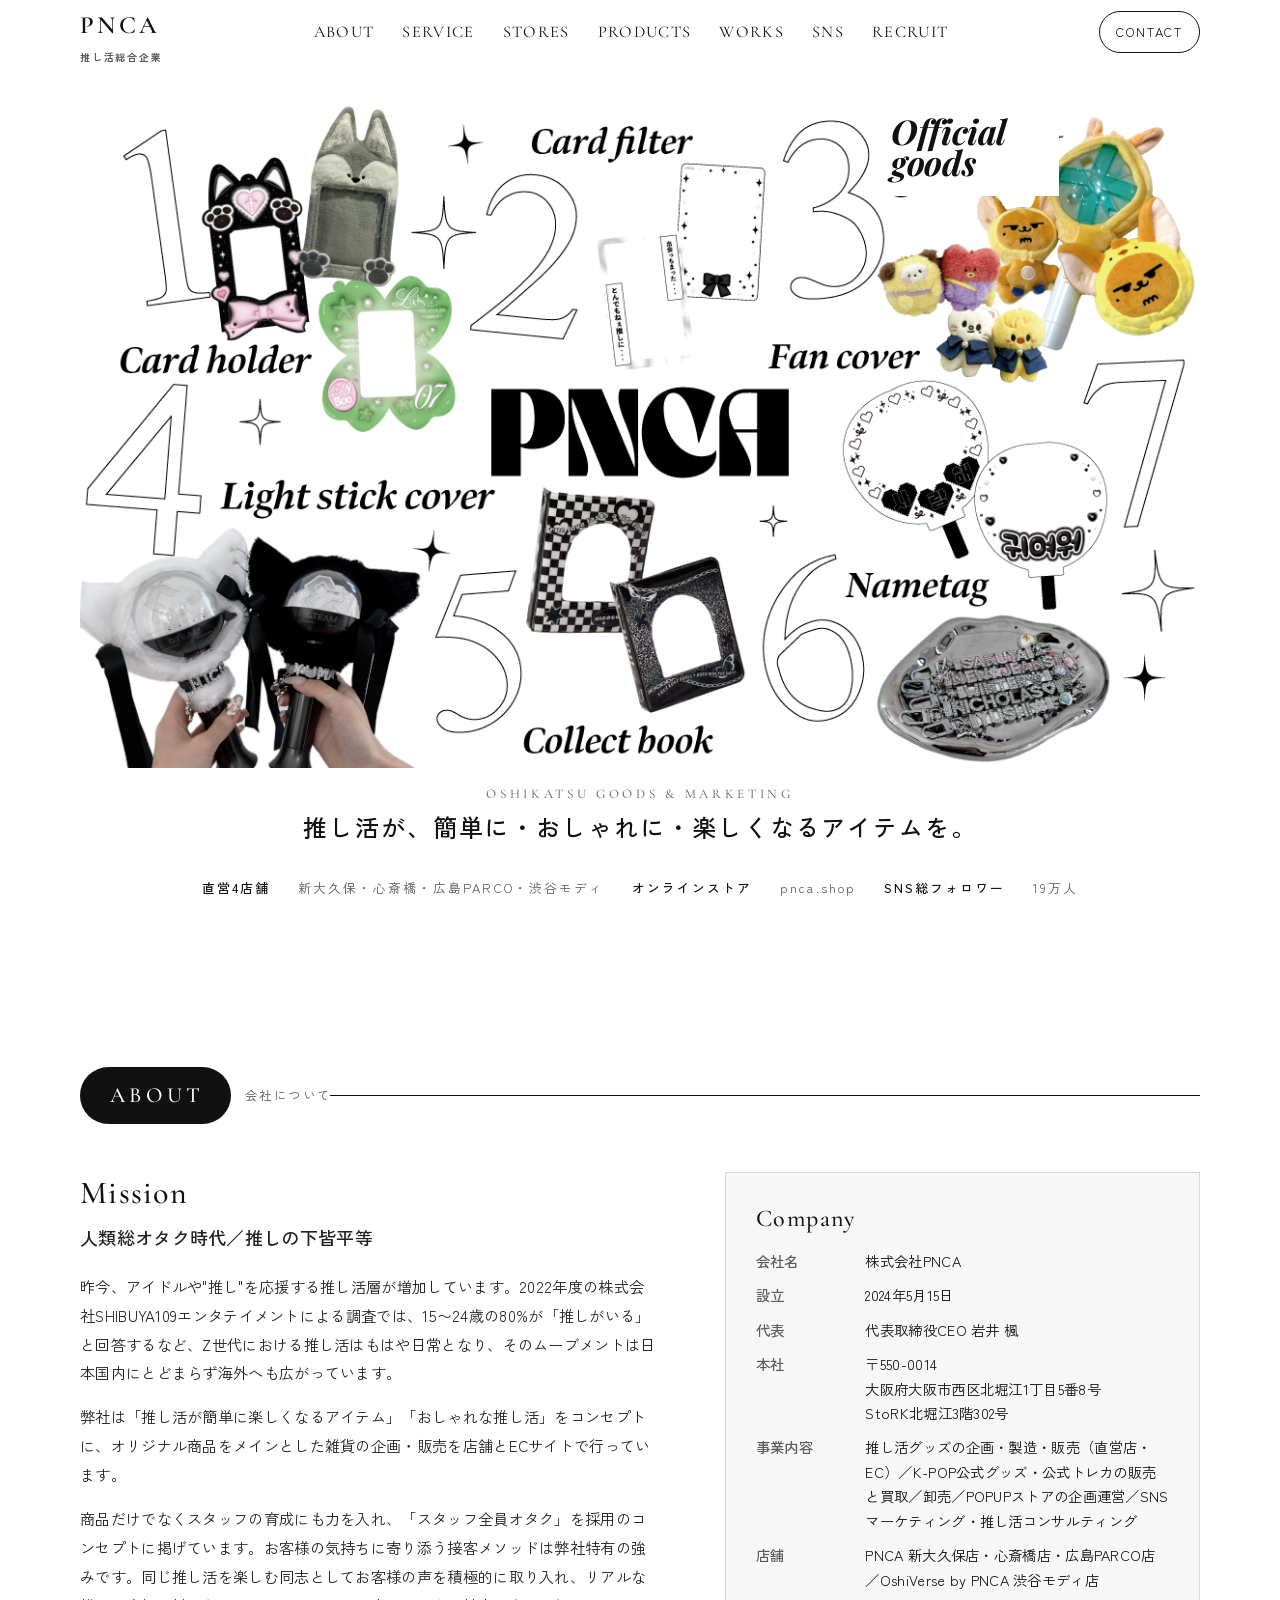
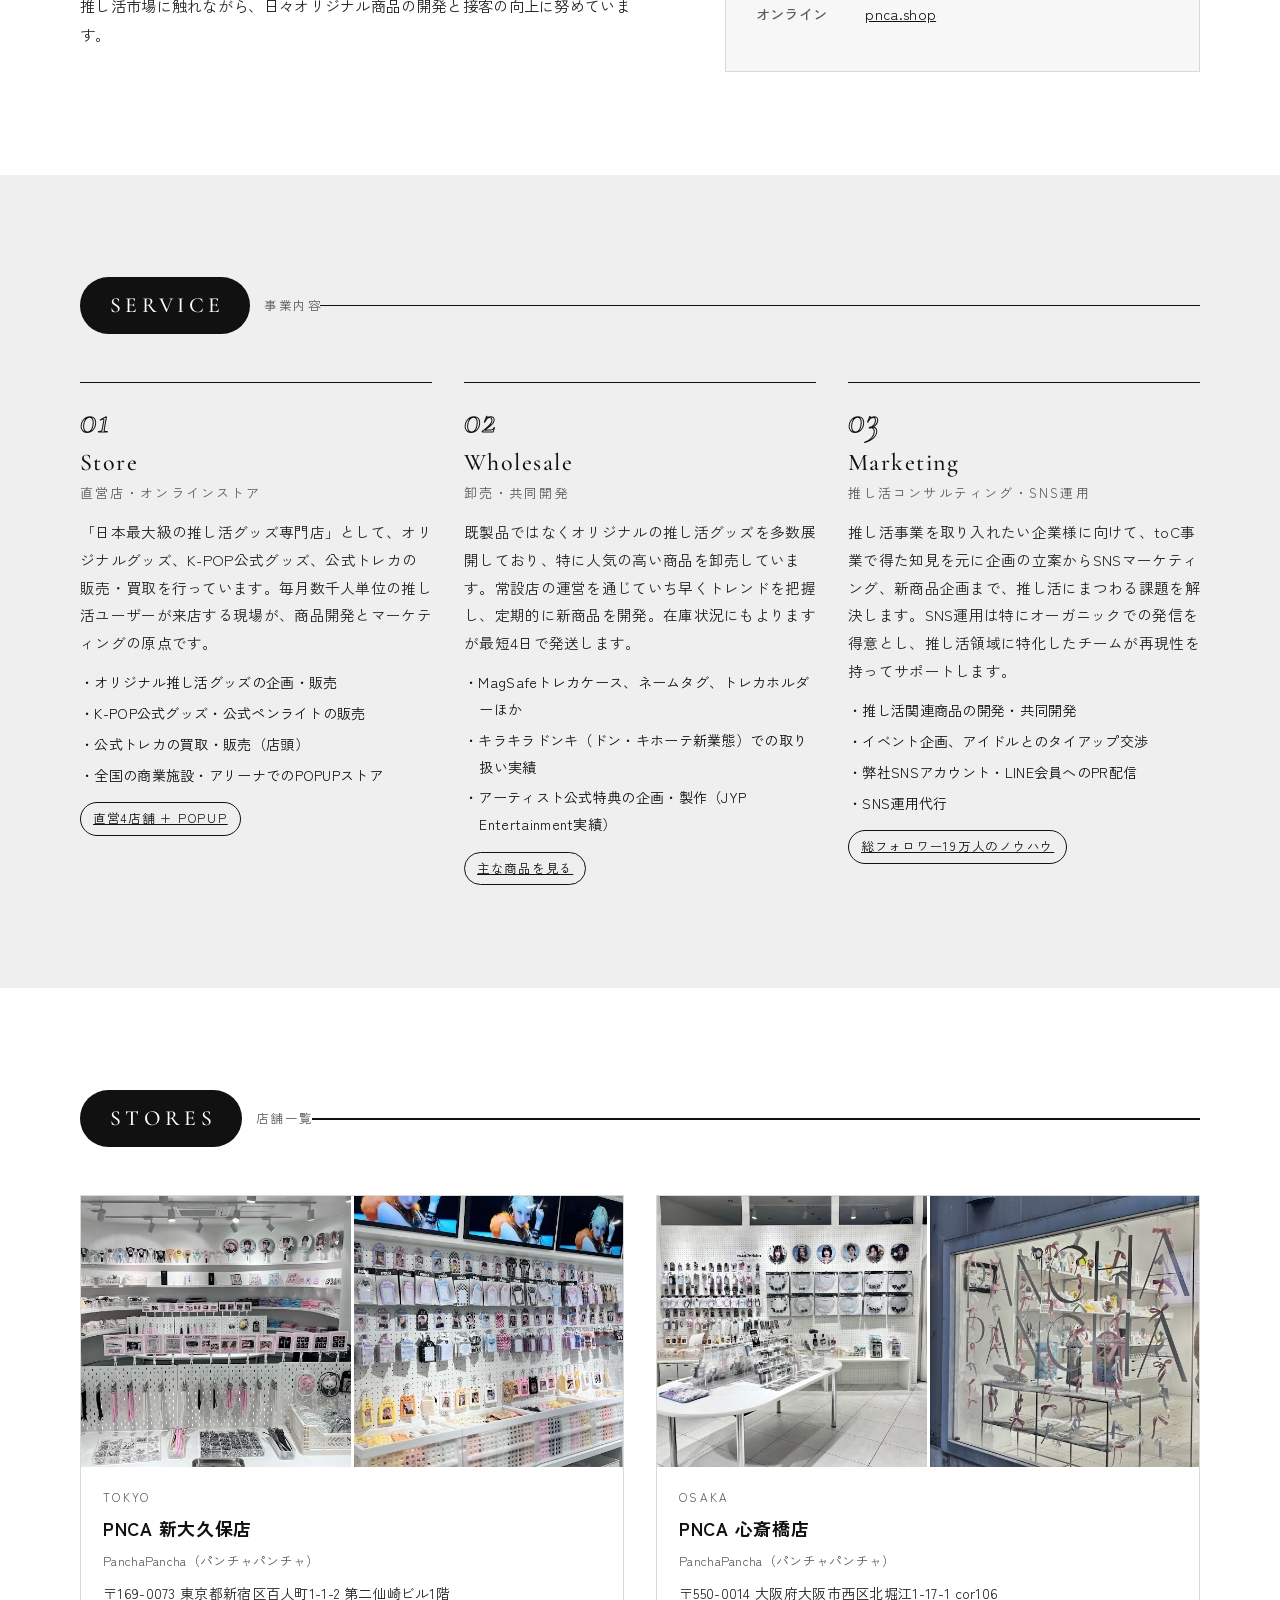
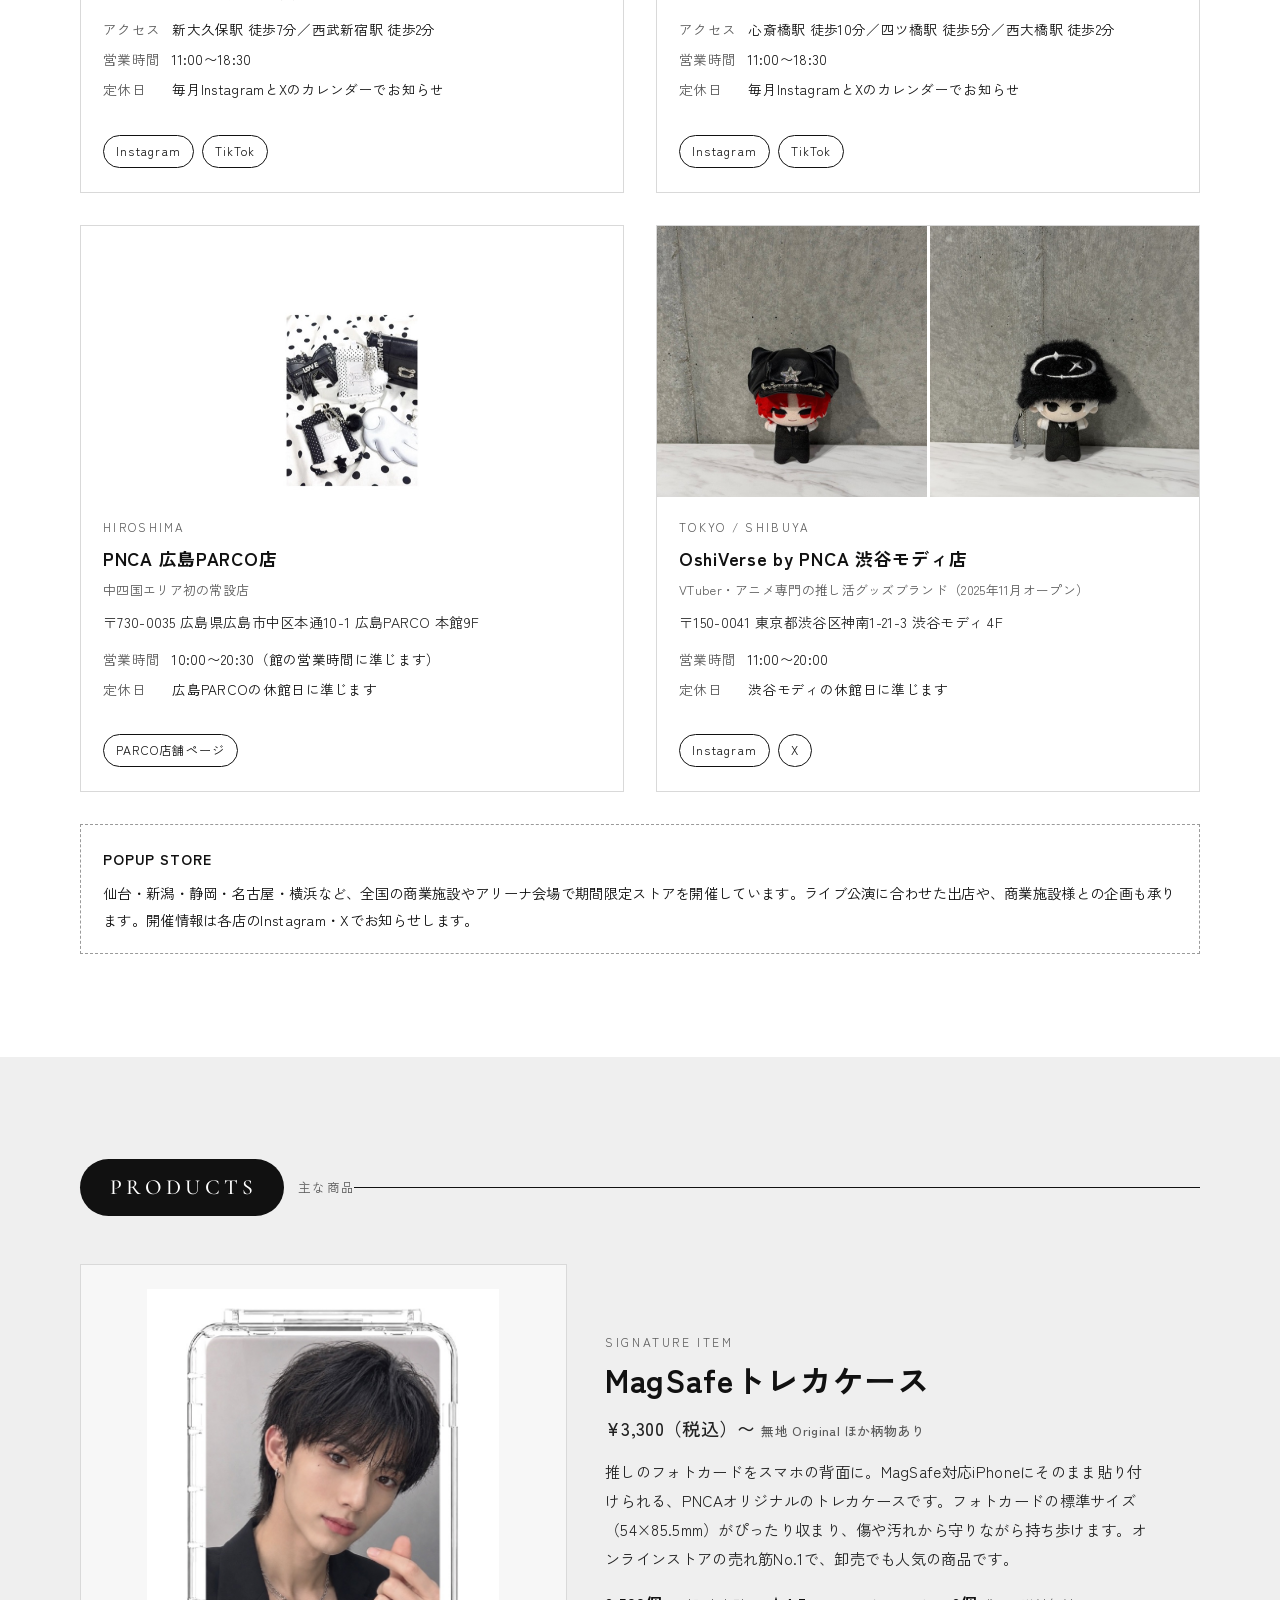
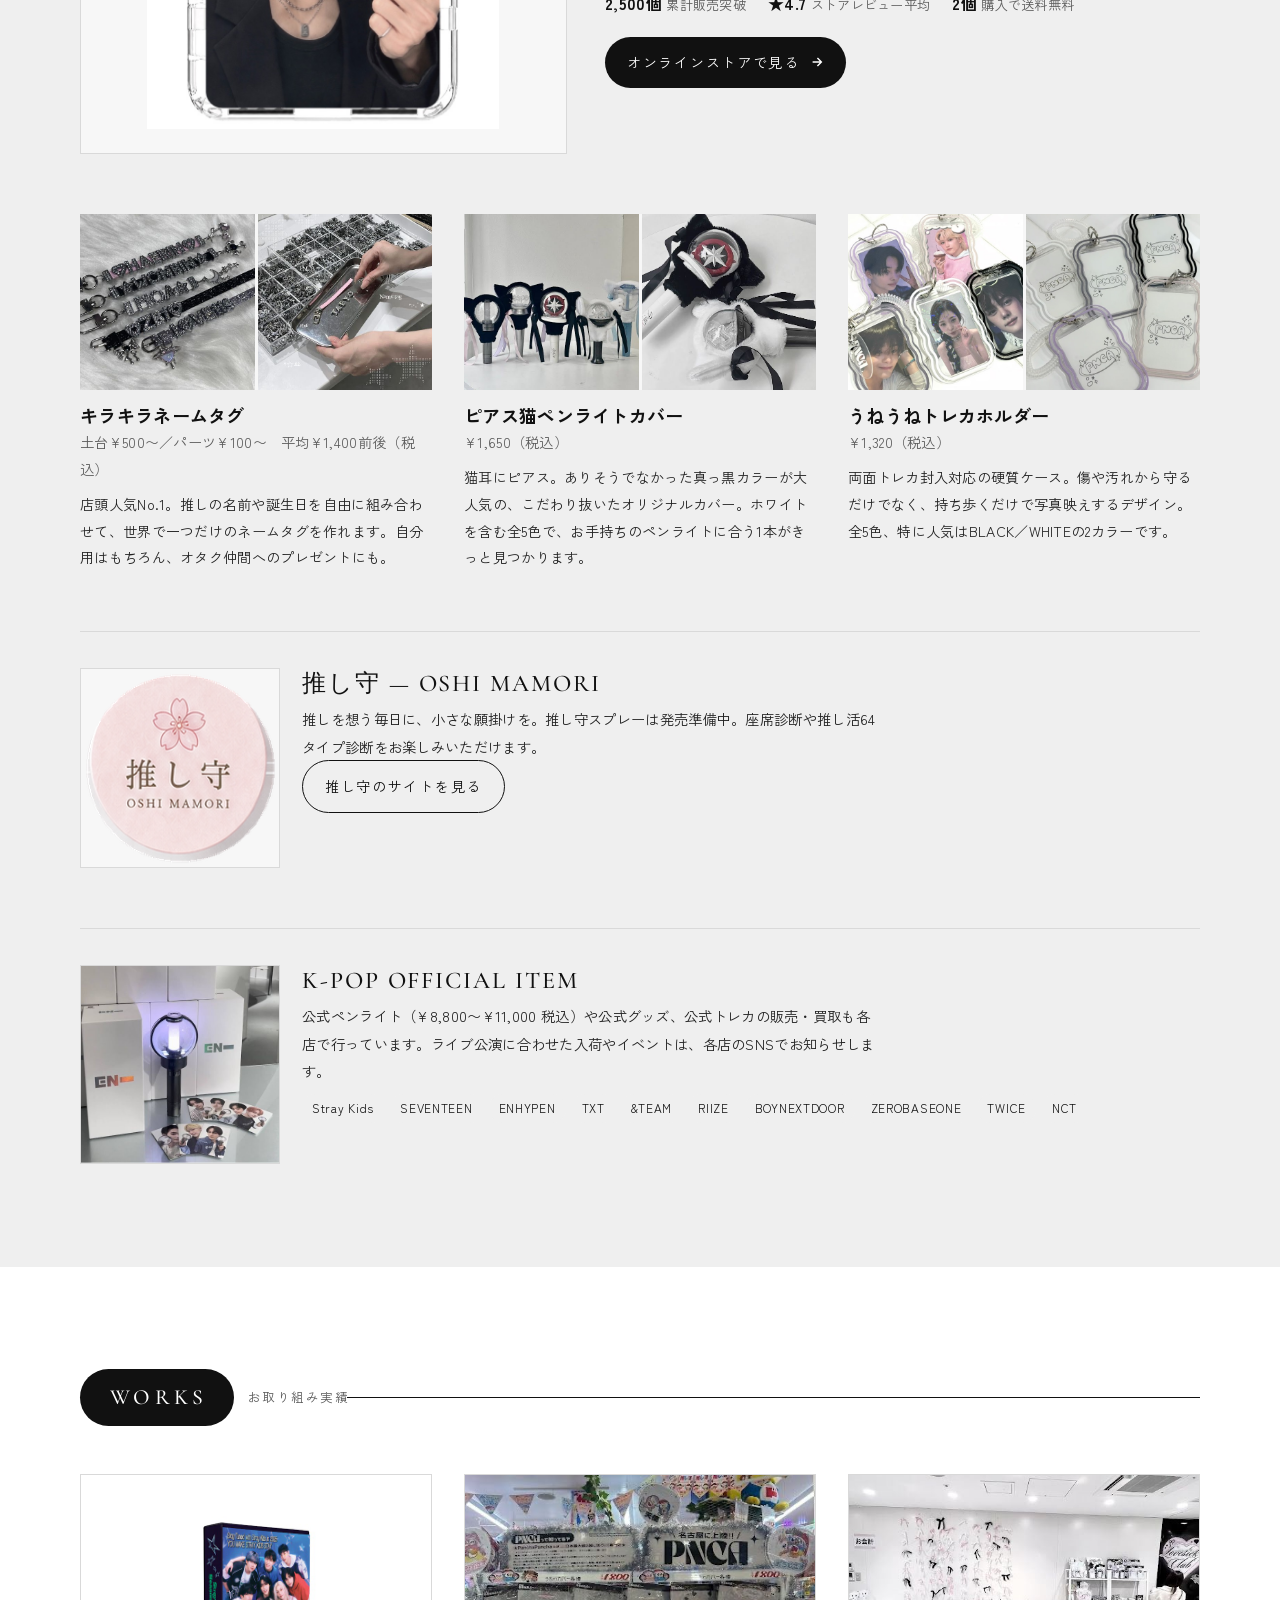
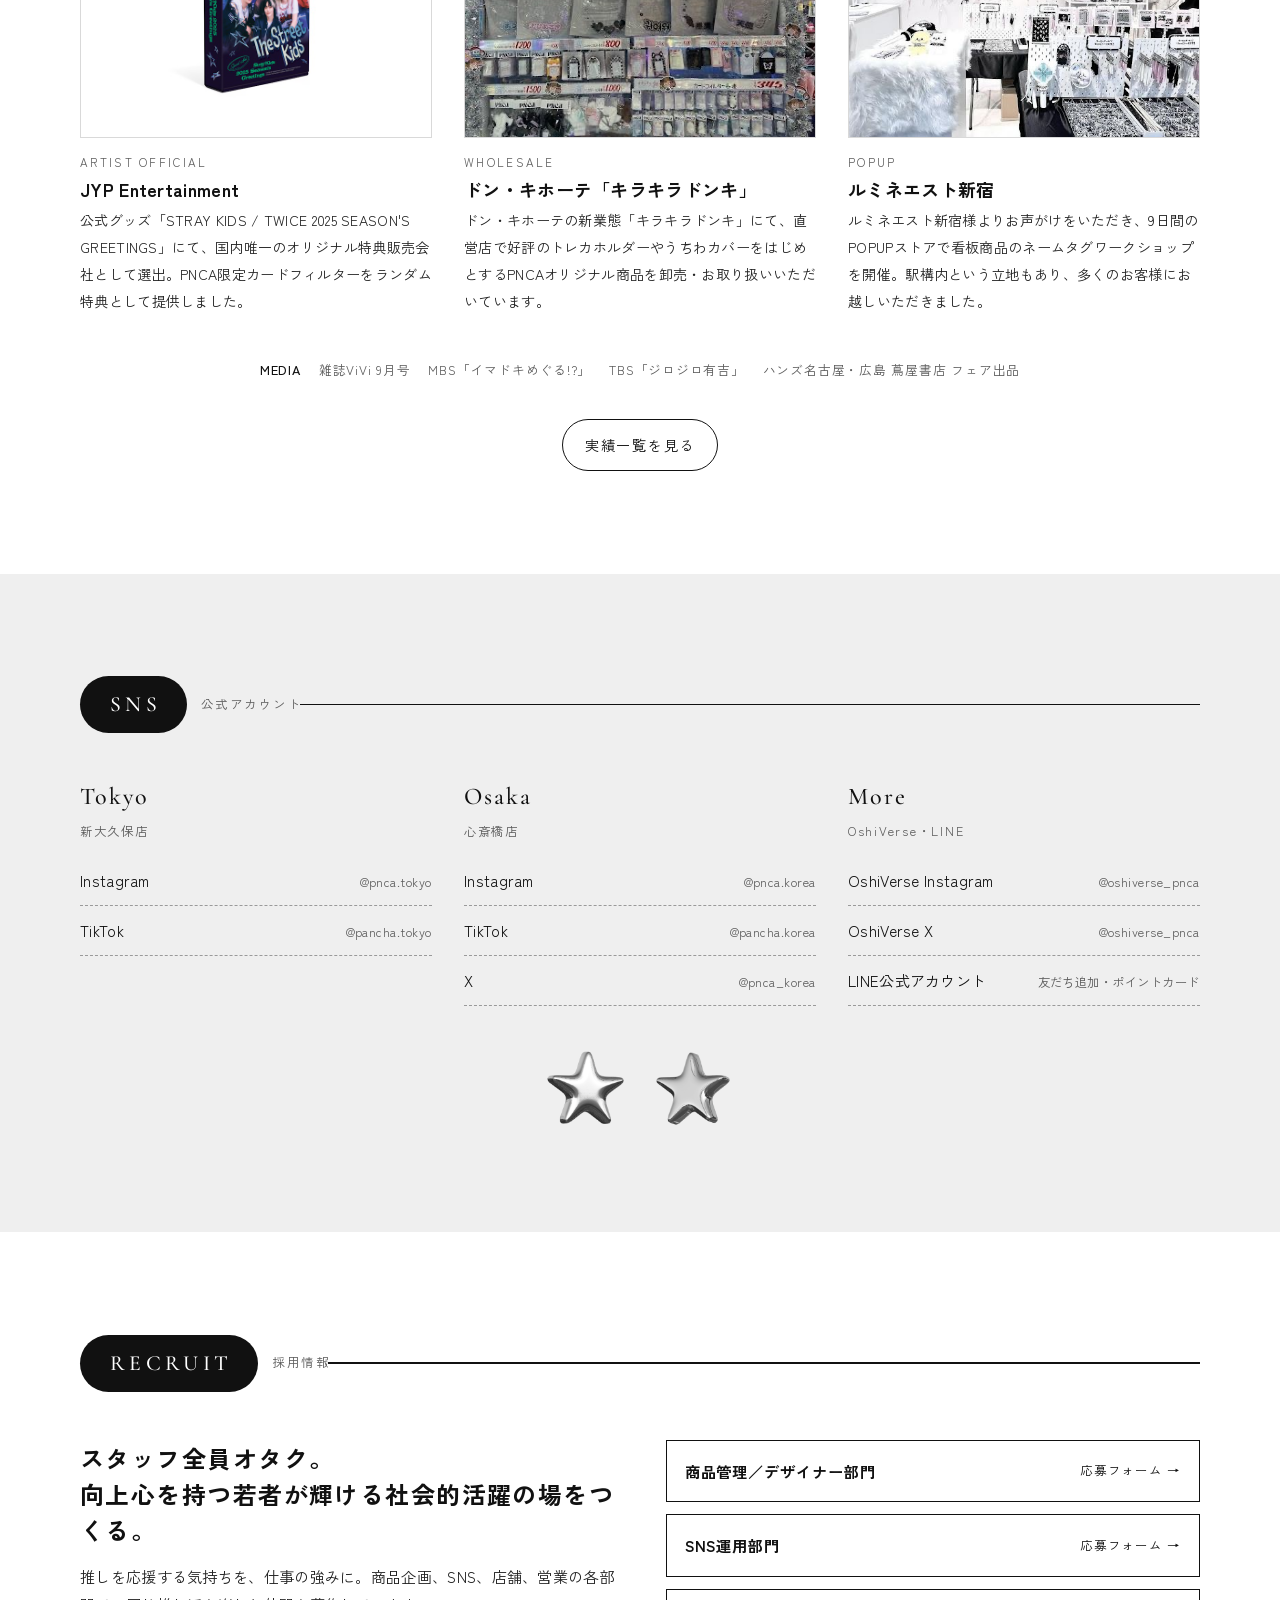
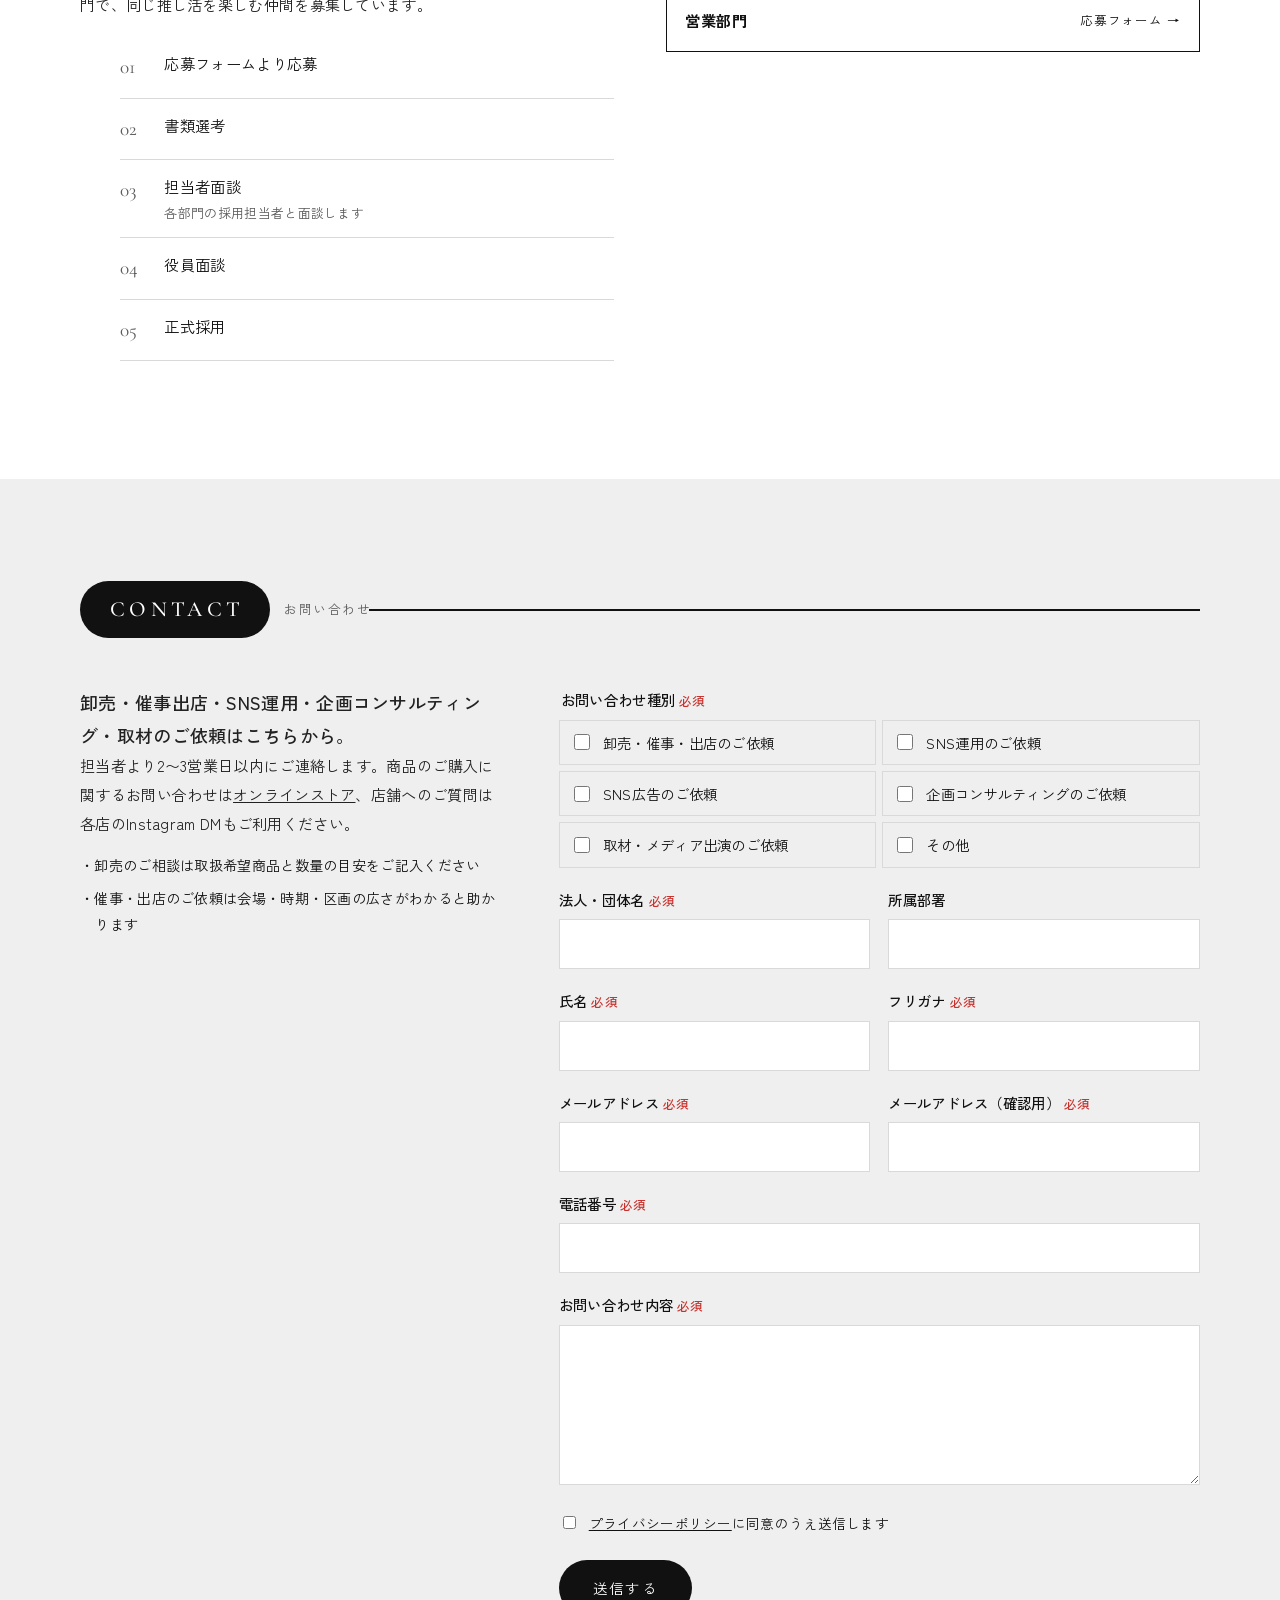
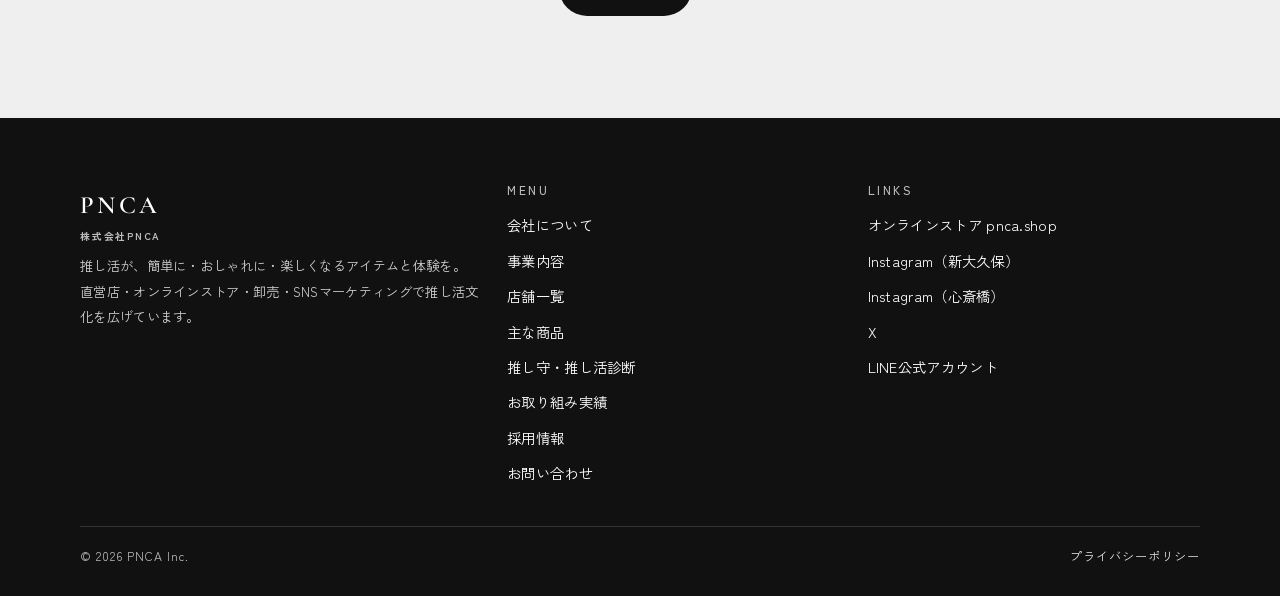
<file: index.html>
<!DOCTYPE html>
<html lang="ja">
<head>
<meta charset="utf-8">
<meta name="viewport" content="width=device-width, initial-scale=1">
<title>株式会社PNCA｜推し活グッズの企画・販売、SNSマーケティング</title>
<meta name="description" content="株式会社PNCAは「人類総オタク時代」を掲げる推し活グッズの専門企業。新大久保・心斎橋・広島PARCO・渋谷モディの直営店とオンラインストアでオリジナルグッズを販売し、卸売・POPUP・SNSマーケティングで企業の推し活事業を支援します。">
<link rel="canonical" href="https://pnca.co.jp/">
<meta name="google-site-verification" content="MZddGfcwOzUezGpn6kTCZjq2l7faCt4WJKJRvSI_PKw">
<meta property="og:type" content="website">
<meta property="og:site_name" content="株式会社PNCA">
<meta property="og:title" content="株式会社PNCA｜推し活グッズの企画・販売、SNSマーケティング">
<meta property="og:description" content="新大久保・心斎橋・広島PARCO・渋谷モディの直営店とオンラインストア。オリジナル推し活グッズの企画・卸売・POPUP・SNSマーケティング。">
<meta property="og:url" content="https://pnca.co.jp/">
<meta property="og:image" content="https://pnca.co.jp/img/og.png">
<meta property="og:locale" content="ja_JP">
<meta name="twitter:card" content="summary_large_image">
<meta name="twitter:site" content="@pnca_korea">
<link rel="icon" href="img/favicon.png" type="image/png">
<link rel="apple-touch-icon" href="img/favicon.png">
<link rel="preconnect" href="https://fonts.googleapis.com">
<link rel="preconnect" href="https://fonts.gstatic.com" crossorigin>
<link rel="stylesheet" href="https://fonts.googleapis.com/css2?family=Cormorant+Garamond:ital,wght@0,500;0,600;1,500&family=Playfair+Display:ital,wght@1,700&family=Zen+Kaku+Gothic+New:wght@400;500;700&display=swap">
<link rel="stylesheet" href="style.css?v=20260904b">
<script type="application/ld+json">
{
  "@context": "https://schema.org",
  "@type": "Organization",
  "name": "株式会社PNCA",
  "alternateName": "PNCA",
  "url": "https://pnca.co.jp/",
  "logo": "https://pnca.co.jp/img/og.png",
  "foundingDate": "2024-05-15",
  "address": {"@type": "PostalAddress", "postalCode": "550-0014", "addressRegion": "大阪府", "addressLocality": "大阪市西区", "streetAddress": "北堀江1丁目5番8号 StoRK北堀江3階302号", "addressCountry": "JP"},
  "sameAs": [
    "https://www.instagram.com/pnca.tokyo/",
    "https://www.instagram.com/pnca.korea/",
    "https://www.tiktok.com/@pancha.tokyo",
    "https://www.tiktok.com/@pancha.korea",
    "https://x.com/pnca_korea",
    "https://pnca.shop/"
  ]
}
</script>
</head>
<body>

<a class="sr-only" href="#main">本文へ移動</a>

<header class="site-header">
  <div class="wrap nav">
    <a class="brand" href="#top">PNCA<small>推し活総合企業</small></a>
    <nav aria-label="メイン">
      <ul class="nav-list">
        <li><a href="#about">ABOUT</a></li>
        <li><a href="#service">SERVICE</a></li>
        <li><a href="#stores">STORES</a></li>
        <li><a href="#products">PRODUCTS</a></li>
        <li><a href="#works">WORKS</a></li>
        <li><a href="#sns">SNS</a></li>
        <li><a href="#recruit">RECRUIT</a></li>
      </ul>
    </nav>
    <a class="nav-cta" href="#contact">CONTACT</a>
    <button class="nav-toggle" aria-expanded="false" aria-controls="drawer" aria-label="メニュー"><span></span><span></span><span></span></button>
  </div>
  <div class="nav-drawer" id="drawer" data-open="false">
    <ul class="wrap">
      <li><a href="#about">ABOUT<span class="sr-only"> 会社について</span></a></li>
      <li><a href="#service">SERVICE</a></li>
      <li><a href="#stores">STORES</a></li>
      <li><a href="#products">PRODUCTS</a></li>
      <li><a href="#works">WORKS</a></li>
      <li><a href="#sns">SNS</a></li>
      <li><a href="#recruit">RECRUIT</a></li>
      <li><a class="drawer-cta" href="#contact">お問い合わせ</a></li>
    </ul>
  </div>
</header>

<div class="side-mark left" aria-hidden="true">PNCA</div>
<div class="side-mark right" aria-hidden="true">OSHIKATSU</div>

<main id="main">

<!-- ===== HERO ===== -->
<section class="hero" id="top">
  <div class="wrap">
    <figure class="hero-figure">
      <img class="wide" src="img/hero-wide.png" width="1160" height="695" alt="PNCAのオリジナル推し活グッズ。カードホルダー、カードフィルター、公式グッズ、ペンライトカバー、コレクトブック、ネームタグ、うちわカバー" fetchpriority="high">
      <img class="tall" src="img/hero-tall.png" width="1000" height="932" alt="PNCAのオリジナル推し活グッズ。カードホルダー、カードフィルター、公式グッズ、ペンライトカバー、コレクトブック、ネームタグ、うちわカバー" fetchpriority="high">
      <span class="patch wide" aria-hidden="true"><span>Official</span><span>goods</span></span>
      <span class="patch tall" aria-hidden="true"><span>Official</span><span>goods</span></span>
    </figure>
    <h1 class="hero-title"><span class="en">OSHIKATSU GOODS &amp; MARKETING</span>推し活が、簡単に・おしゃれに・楽しくなるアイテムを。</h1>
    <p class="hero-strap"><b>直営4店舗</b><span>新大久保・心斎橋・広島PARCO・渋谷モディ</span><b>オンラインストア</b><span>pnca.shop</span><b>SNS総フォロワー</b><span>19万人</span></p>
  </div>
</section>

<!-- ===== ABOUT ===== -->
<section class="section" id="about">
  <div class="wrap">
    <div class="label-rule"><span class="pill">ABOUT</span><span class="ja">会社について</span></div>
    <div class="about-grid">
      <div class="mission">
        <h3>Mission</h3>
        <p class="tag">人類総オタク時代／推しの下皆平等</p>
        <p class="copy">昨今、アイドルや"推し"を応援する推し活層が増加しています。2022年度の株式会社SHIBUYA109エンタテイメントによる調査では、15〜24歳の80%が「推しがいる」と回答するなど、Z世代における推し活はもはや日常となり、そのムーブメントは日本国内にとどまらず海外へも広がっています。</p>
        <p class="copy">弊社は「推し活が簡単に楽しくなるアイテム」「おしゃれな推し活」をコンセプトに、オリジナル商品をメインとした雑貨の企画・販売を店舗とECサイトで行っています。</p>
        <p class="copy">商品だけでなくスタッフの育成にも力を入れ、「スタッフ全員オタク」を採用のコンセプトに掲げています。お客様の気持ちに寄り添う接客メソッドは弊社特有の強みです。同じ推し活を楽しむ同志としてお客様の声を積極的に取り入れ、リアルな推し活市場に触れながら、日々オリジナル商品の開発と接客の向上に努めています。</p>
      </div>
      <div class="company">
        <h3>Company</h3>
        <dl>
          <dt>会社名</dt><dd>株式会社PNCA</dd>
          <dt>設立</dt><dd>2024年5月15日</dd>
          <dt>代表</dt><dd>代表取締役CEO 岩井 楓</dd>
          <dt>本社</dt><dd>〒550-0014<br>大阪府大阪市西区北堀江1丁目5番8号<br>StoRK北堀江3階302号</dd>
          <dt>事業内容</dt><dd>推し活グッズの企画・製造・販売（直営店・EC）／K-POP公式グッズ・公式トレカの販売と買取／卸売／POPUPストアの企画運営／SNSマーケティング・推し活コンサルティング</dd>
          <dt>店舗</dt><dd>PNCA 新大久保店・心斎橋店・広島PARCO店／OshiVerse by PNCA 渋谷モディ店</dd>
          <dt>オンライン</dt><dd><a href="https://pnca.shop/" target="_blank" rel="noopener">pnca.shop</a></dd>
        </dl>
      </div>
    </div>
  </div>
</section>

<!-- ===== SERVICE ===== -->
<section class="section alt" id="service">
  <div class="wrap">
    <div class="label-rule"><span class="pill">SERVICE</span><span class="ja">事業内容</span></div>
    <div class="pillars">
      <article class="pillar">
        <div class="idx">01</div>
        <h3>Store</h3>
        <p class="ja">直営店・オンラインストア</p>
        <p>「日本最大級の推し活グッズ専門店」として、オリジナルグッズ、K-POP公式グッズ、公式トレカの販売・買取を行っています。毎月数千人単位の推し活ユーザーが来店する現場が、商品開発とマーケティングの原点です。</p>
        <ul>
          <li>オリジナル推し活グッズの企画・販売</li>
          <li>K-POP公式グッズ・公式ペンライトの販売</li>
          <li>公式トレカの買取・販売（店頭）</li>
          <li>全国の商業施設・アリーナでのPOPUPストア</li>
        </ul>
        <a class="stat" href="#stores">直営4店舗 + POPUP</a>
      </article>
      <article class="pillar">
        <div class="idx">02</div>
        <h3>Wholesale</h3>
        <p class="ja">卸売・共同開発</p>
        <p>既製品ではなくオリジナルの推し活グッズを多数展開しており、特に人気の高い商品を卸売しています。常設店の運営を通じていち早くトレンドを把握し、定期的に新商品を開発。在庫状況にもよりますが最短4日で発送します。</p>
        <ul>
          <li>MagSafeトレカケース、ネームタグ、トレカホルダーほか</li>
          <li>キラキラドンキ（ドン・キホーテ新業態）での取り扱い実績</li>
          <li>アーティスト公式特典の企画・製作（JYP Entertainment実績）</li>
        </ul>
        <a class="stat" href="#products">主な商品を見る</a>
      </article>
      <article class="pillar">
        <div class="idx">03</div>
        <h3>Marketing</h3>
        <p class="ja">推し活コンサルティング・SNS運用</p>
        <p>推し活事業を取り入れたい企業様に向けて、toC事業で得た知見を元に企画の立案からSNSマーケティング、新商品企画まで、推し活にまつわる課題を解決します。SNS運用は特にオーガニックでの発信を得意とし、推し活領域に特化したチームが再現性を持ってサポートします。</p>
        <ul>
          <li>推し活関連商品の開発・共同開発</li>
          <li>イベント企画、アイドルとのタイアップ交渉</li>
          <li>弊社SNSアカウント・LINE会員へのPR配信</li>
          <li>SNS運用代行</li>
        </ul>
        <a class="stat" href="#contact">総フォロワー19万人のノウハウ</a>
      </article>
    </div>
  </div>
</section>

<!-- ===== STORES ===== -->
<section class="section" id="stores">
  <div class="wrap">
    <div class="label-rule"><span class="pill">STORES</span><span class="ja">店舗一覧</span></div>
    <div class="stores">

      <article class="store">
        <div class="photos">
          <img src="img/store-shinokubo-1.jpg" alt="PNCA新大久保店の店内" loading="lazy" width="512" height="512">
          <img src="img/store-shinokubo-2.jpg" alt="PNCA新大久保店のトレカ売場" loading="lazy" width="512" height="512">
        </div>
        <div class="body">
          <p class="kicker">TOKYO</p>
          <h3>PNCA 新大久保店</h3>
          <p class="brandline">PanchaPancha（パンチャパンチャ）</p>
          <address>〒169-0073 東京都新宿区百人町1-1-2 第二仙崎ビル1階</address>
          <dl class="meta">
            <dt>アクセス</dt><dd>新大久保駅 徒歩7分／西武新宿駅 徒歩2分</dd>
            <dt>営業時間</dt><dd class="num">11:00〜18:30</dd>
            <dt>定休日</dt><dd>毎月InstagramとXのカレンダーでお知らせ</dd>
          </dl>
          <div class="links"><a class="chip" href="https://www.instagram.com/pnca.tokyo/" target="_blank" rel="noopener">Instagram</a><a class="chip" href="https://www.tiktok.com/@pancha.tokyo" target="_blank" rel="noopener">TikTok</a></div>
        </div>
      </article>

      <article class="store">
        <div class="photos">
          <img src="img/store-shinsaibashi-1.jpg" alt="PNCA心斎橋店の店内" loading="lazy" width="512" height="512">
          <img src="img/store-shinsaibashi-3.jpg" alt="PNCA心斎橋店のショーウィンドウ" loading="lazy" width="512" height="512">
        </div>
        <div class="body">
          <p class="kicker">OSAKA</p>
          <h3>PNCA 心斎橋店</h3>
          <p class="brandline">PanchaPancha（パンチャパンチャ）</p>
          <address>〒550-0014 大阪府大阪市西区北堀江1-17-1 cor106</address>
          <dl class="meta">
            <dt>アクセス</dt><dd>心斎橋駅 徒歩10分／四ツ橋駅 徒歩5分／西大橋駅 徒歩2分</dd>
            <dt>営業時間</dt><dd class="num">11:00〜18:30</dd>
            <dt>定休日</dt><dd>毎月InstagramとXのカレンダーでお知らせ</dd>
          </dl>
          <div class="links"><a class="chip" href="https://www.instagram.com/pnca.korea/" target="_blank" rel="noopener">Instagram</a><a class="chip" href="https://www.tiktok.com/@pancha.korea" target="_blank" rel="noopener">TikTok</a></div>
        </div>
      </article>

      <article class="store">
        <div class="photos single">
          <img src="img/store-hiroshima.jpg" alt="PNCA広島PARCO店のオリジナルグッズ" loading="lazy" width="1000" height="646">
        </div>
        <div class="body">
          <p class="kicker">HIROSHIMA</p>
          <h3>PNCA 広島PARCO店</h3>
          <p class="brandline">中四国エリア初の常設店</p>
          <address>〒730-0035 広島県広島市中区本通10-1 広島PARCO 本館9F</address>
          <dl class="meta">
            <dt>営業時間</dt><dd class="num">10:00〜20:30（館の営業時間に準じます）</dd>
            <dt>定休日</dt><dd>広島PARCOの休館日に準じます</dd>
          </dl>
          <div class="links"><a class="chip" href="https://hiroshima.parco.jp/shop/detail/?cd=030864" target="_blank" rel="noopener">PARCO店舗ページ</a></div>
        </div>
      </article>

      <article class="store">
        <div class="photos">
          <img src="img/store-oshiverse-1.jpg" alt="OshiVerse by PNCAのオリジナルぬいぐるみ" loading="lazy" width="675" height="900">
          <img src="img/store-oshiverse-2.jpg" alt="OshiVerse by PNCAのオリジナルぬいぐるみ 別カラー" loading="lazy" width="675" height="900">
        </div>
        <div class="body">
          <p class="kicker">TOKYO / SHIBUYA</p>
          <h3>OshiVerse by PNCA 渋谷モディ店</h3>
          <p class="brandline">VTuber・アニメ専門の推し活グッズブランド（2025年11月オープン）</p>
          <address>〒150-0041 東京都渋谷区神南1-21-3 渋谷モディ 4F</address>
          <dl class="meta">
            <dt>営業時間</dt><dd class="num">11:00〜20:00</dd>
            <dt>定休日</dt><dd>渋谷モディの休館日に準じます</dd>
          </dl>
          <div class="links"><a class="chip" href="https://www.instagram.com/oshiverse_pnca/" target="_blank" rel="noopener">Instagram</a><a class="chip" href="https://x.com/oshiverse_pnca" target="_blank" rel="noopener">X</a></div>
        </div>
      </article>

    </div>
    <div class="popup-note">
      <b>POPUP STORE</b>
      <p>仙台・新潟・静岡・名古屋・横浜など、全国の商業施設やアリーナ会場で期間限定ストアを開催しています。ライブ公演に合わせた出店や、商業施設様との企画も承ります。開催情報は各店のInstagram・Xでお知らせします。</p>
    </div>
  </div>
</section>

<!-- ===== PRODUCTS ===== -->
<section class="section alt" id="products">
  <div class="wrap">
    <div class="label-rule"><span class="pill">PRODUCTS</span><span class="ja">主な商品</span></div>

    <article class="feature">
      <div class="pic"><img src="img/item-magsafe.jpg" alt="MagSafeトレカケース。透明なケースにフォトカードを入れてスマホ背面に装着できる" loading="lazy" width="720" height="900"></div>
      <div>
        <p class="kicker">SIGNATURE ITEM</p>
        <h3>MagSafeトレカケース</h3>
        <p class="price num">¥3,300（税込）〜<small>無地 Original ほか柄物あり</small></p>
        <p>推しのフォトカードをスマホの背面に。MagSafe対応iPhoneにそのまま貼り付けられる、PNCAオリジナルのトレカケースです。フォトカードの標準サイズ（54×85.5mm）がぴったり収まり、傷や汚れから守りながら持ち歩けます。オンラインストアの売れ筋No.1で、卸売でも人気の商品です。</p>
        <div class="proof num"><span><b>2,500個</b> 累計販売突破</span><span><b>★4.7</b> ストアレビュー平均</span><span><b>2個</b> 購入で送料無料</span></div>
        <a class="btn" href="https://pnca.shop/products/magsafe%E3%83%88%E3%83%AC%E3%82%AB%E3%83%9B%E3%83%AB%E3%83%80%E3%83%BC" target="_blank" rel="noopener">オンラインストアで見る <svg viewBox="0 0 16 16" aria-hidden="true"><path d="M3 8h9M8.5 3.5 13 8l-4.5 4.5" fill="none" stroke="currentColor" stroke-width="1.6"/></svg></a>
      </div>
    </article>

    <div class="items">
      <article class="item">
        <div class="pics"><img src="img/item-nametag-1.jpg" alt="キラキラネームタグの完成例" loading="lazy" width="512" height="512"><img src="img/item-nametag-2.jpg" alt="ネームタグのパーツを選ぶ様子" loading="lazy" width="512" height="512"></div>
        <h4>キラキラネームタグ</h4>
        <p class="price num">土台¥500〜／パーツ¥100〜　平均¥1,400前後（税込）</p>
        <p>店頭人気No.1。推しの名前や誕生日を自由に組み合わせて、世界で一つだけのネームタグを作れます。自分用はもちろん、オタク仲間へのプレゼントにも。</p>
      </article>
      <article class="item">
        <div class="pics"><img src="img/item-penlight-1.jpg" alt="猫耳ペンライトカバーの5色展開" loading="lazy" width="512" height="512"><img src="img/item-penlight-2.jpg" alt="ペンライトカバーの装着例" loading="lazy" width="512" height="512"></div>
        <h4>ピアス猫ペンライトカバー</h4>
        <p class="price num">¥1,650（税込）</p>
        <p>猫耳にピアス。ありそうでなかった真っ黒カラーが大人気の、こだわり抜いたオリジナルカバー。ホワイトを含む全5色で、お手持ちのペンライトに合う1本がきっと見つかります。</p>
      </article>
      <article class="item">
        <div class="pics"><img src="img/item-holder-1.jpg" alt="うねうねトレカホルダーにフォトカードを入れた例" loading="lazy" width="512" height="512"><img src="img/item-holder-2.jpg" alt="うねうねトレカホルダーのカラー展開" loading="lazy" width="512" height="512"></div>
        <h4>うねうねトレカホルダー</h4>
        <p class="price num">¥1,320（税込）</p>
        <p>両面トレカ封入対応の硬質ケース。傷や汚れから守るだけでなく、持ち歩くだけで写真映えするデザイン。全5色、特に人気はBLACK／WHITEの2カラーです。</p>
      </article>
    </div>

    <div class="official">
      <img src="oshimamori/images/869795f54454e77f2167.png" alt="推し守" loading="lazy" width="200" height="200">
      <div>
        <h4>推し守 — OSHI MAMORI</h4>
        <p>推しを想う毎日に、小さな願掛けを。推し守スプレーは発売準備中。座席診断や推し活64タイプ診断をお楽しみいただけます。</p>
        <a class="btn ghost" href="/oshimamori/">推し守のサイトを見る</a>
      </div>
    </div>

    <div class="official">
      <img src="img/item-official-penlight.jpg" alt="K-POP公式ペンライト" loading="lazy" width="200" height="200">
      <div>
        <h4>K-POP OFFICIAL ITEM</h4>
        <p>公式ペンライト（¥8,800〜¥11,000 税込）や公式グッズ、公式トレカの販売・買取も各店で行っています。ライブ公演に合わせた入荷やイベントは、各店のSNSでお知らせします。</p>
        <ul class="tags">
          <li>Stray Kids</li><li>SEVENTEEN</li><li>ENHYPEN</li><li>TXT</li><li>&amp;TEAM</li><li>RIIZE</li><li>BOYNEXTDOOR</li><li>ZEROBASEONE</li><li>TWICE</li><li>NCT</li>
        </ul>
      </div>
    </div>
  </div>
</section>

<!-- ===== WORKS ===== -->
<section class="section" id="works">
  <div class="wrap">
    <div class="label-rule"><span class="pill">WORKS</span><span class="ja">お取り組み実績</span></div>
    <div class="works">
      <article class="work">
        <div class="pic contain"><img src="img/works-jyp.jpg" alt="STRAY KIDS 2025 SEASON'S GREETINGSのパッケージ" loading="lazy" width="512" height="512"></div>
        <p class="kicker">ARTIST OFFICIAL</p>
        <h3>JYP Entertainment</h3>
        <p>公式グッズ「STRAY KIDS / TWICE 2025 SEASON'S GREETINGS」にて、国内唯一のオリジナル特典販売会社として選出。PNCA限定カードフィルターをランダム特典として提供しました。</p>
      </article>
      <article class="work">
        <div class="pic"><img src="img/works-donki.jpg" alt="キラキラドンキの店頭に並ぶPNCA商品" loading="lazy" width="384" height="512"></div>
        <p class="kicker">WHOLESALE</p>
        <h3>ドン・キホーテ「キラキラドンキ」</h3>
        <p>ドン・キホーテの新業態「キラキラドンキ」にて、直営店で好評のトレカホルダーやうちわカバーをはじめとするPNCAオリジナル商品を卸売・お取り扱いいただいています。</p>
      </article>
      <article class="work">
        <div class="pic"><img src="img/works-lumine.jpg" alt="ルミネエスト新宿でのPOPUPストア" loading="lazy" width="512" height="512"></div>
        <p class="kicker">POPUP</p>
        <h3>ルミネエスト新宿</h3>
        <p>ルミネエスト新宿様よりお声がけをいただき、9日間のPOPUPストアで看板商品のネームタグワークショップを開催。駅構内という立地もあり、多くのお客様にお越しいただきました。</p>
      </article>
    </div>
    <p class="media-strip"><b>MEDIA</b><span>雑誌ViVi 9月号</span><span>MBS「イマドキめぐる!?」</span><span>TBS「ジロジロ有吉」</span><span>ハンズ名古屋・広島 蔦屋書店 フェア出品</span></p>
    <div class="works-more"><a class="btn ghost" href="works.html">実績一覧を見る</a></div>
  </div>
</section>

<!-- ===== SNS ===== -->
<section class="section alt" id="sns">
  <div class="wrap">
    <div class="label-rule"><span class="pill">SNS</span><span class="ja">公式アカウント</span></div>
    <div class="sns-grid">
      <div class="sns-col">
        <h3>Tokyo</h3>
        <p class="ja">新大久保店</p>
        <ul>
          <li><a href="https://www.instagram.com/pnca.tokyo/" target="_blank" rel="noopener">Instagram <span>@pnca.tokyo</span></a></li>
          <li><a href="https://www.tiktok.com/@pancha.tokyo" target="_blank" rel="noopener">TikTok <span>@pancha.tokyo</span></a></li>
        </ul>
      </div>
      <div class="sns-col">
        <h3>Osaka</h3>
        <p class="ja">心斎橋店</p>
        <ul>
          <li><a href="https://www.instagram.com/pnca.korea/" target="_blank" rel="noopener">Instagram <span>@pnca.korea</span></a></li>
          <li><a href="https://www.tiktok.com/@pancha.korea" target="_blank" rel="noopener">TikTok <span>@pancha.korea</span></a></li>
          <li><a href="https://x.com/pnca_korea" target="_blank" rel="noopener">X <span>@pnca_korea</span></a></li>
        </ul>
      </div>
      <div class="sns-col">
        <h3>More</h3>
        <p class="ja">OshiVerse・LINE</p>
        <ul>
          <li><a href="https://www.instagram.com/oshiverse_pnca/" target="_blank" rel="noopener">OshiVerse Instagram <span>@oshiverse_pnca</span></a></li>
          <li><a href="https://x.com/oshiverse_pnca" target="_blank" rel="noopener">OshiVerse X <span>@oshiverse_pnca</span></a></li>
          <li><a href="https://line.me/R/ti/p/@259wztqd" target="_blank" rel="noopener">LINE公式アカウント <span>友だち追加・ポイントカード</span></a></li>
        </ul>
      </div>
    </div>
    <div class="sns-stars" aria-hidden="true"><img src="img/deco-star-a.png" alt="" loading="lazy" width="256" height="256"><img src="img/deco-star-b.png" alt="" loading="lazy" width="256" height="256"></div>
  </div>
</section>

<!-- ===== RECRUIT ===== -->
<section class="section" id="recruit">
  <div class="wrap">
    <div class="label-rule"><span class="pill">RECRUIT</span><span class="ja">採用情報</span></div>
    <div class="recruit-grid recruit">
      <div>
        <p class="slogan">スタッフ全員オタク。<br>向上心を持つ若者が輝ける社会的活躍の場をつくる。</p>
        <p class="copy">推しを応援する気持ちを、仕事の強みに。商品企画、SNS、店舗、営業の各部門で、同じ推し活を楽しむ仲間を募集しています。</p>
        <ol class="flow">
          <li><span>応募フォームより応募</span></li>
          <li><span>書類選考</span></li>
          <li><span>担当者面談<small>各部門の採用担当者と面談します</small></span></li>
          <li><span>役員面談</span></li>
          <li><span>正式採用</span></li>
        </ol>
      </div>
      <div class="jobs">
        <a class="job" href="https://docs.google.com/forms/d/e/1FAIpQLScRQfqCZxUMxG4pBsRKJjLKq4pLReWhS7micpiwDBihkpClTg/viewform" target="_blank" rel="noopener"><b>商品管理／デザイナー部門</b><span>応募フォーム →</span></a>
        <a class="job" href="https://docs.google.com/forms/d/e/1FAIpQLSeIb0MxeDDDjdHQcI9hTPP4DjHTWa6J1uiOaZkwoNV0o1HMUg/viewform" target="_blank" rel="noopener"><b>SNS運用部門</b><span>応募フォーム →</span></a>
        <a class="job" href="https://docs.google.com/forms/d/1UkwG1cgyLUcRNzU1Xeg-EsecByJFC2_RpiP67Vuw5HM/viewform" target="_blank" rel="noopener"><b>営業部門</b><span>応募フォーム →</span></a>
      </div>
    </div>
  </div>
</section>

<!-- ===== CONTACT ===== -->
<section class="section alt" id="contact">
  <div class="wrap">
    <div class="label-rule"><span class="pill">CONTACT</span><span class="ja">お問い合わせ</span></div>
    <div class="contact-grid">
      <div class="contact-intro">
        <p class="lede">卸売・催事出店・SNS運用・企画コンサルティング・取材のご依頼はこちらから。</p>
        <p>担当者より2〜3営業日以内にご連絡します。商品のご購入に関するお問い合わせは<a href="https://pnca.shop/" target="_blank" rel="noopener">オンラインストア</a>、店舗へのご質問は各店のInstagram DMもご利用ください。</p>
        <ul>
          <li>卸売のご相談は取扱希望商品と数量の目安をご記入ください</li>
          <li>催事・出店のご依頼は会場・時期・区画の広さがわかると助かります</li>
        </ul>
      </div>
      <form id="contact-form" novalidate>
        <fieldset>
          <legend>お問い合わせ種別<span class="req">必須</span></legend>
          <div class="checks">
            <label><input type="checkbox" name="type" value="卸売・催事・出店のご依頼">卸売・催事・出店のご依頼</label>
            <label><input type="checkbox" name="type" value="SNS運用のご依頼">SNS運用のご依頼</label>
            <label><input type="checkbox" name="type" value="SNS広告のご依頼">SNS広告のご依頼</label>
            <label><input type="checkbox" name="type" value="企画コンサルティングのご依頼">企画コンサルティングのご依頼</label>
            <label><input type="checkbox" name="type" value="取材・メディア出演のご依頼">取材・メディア出演のご依頼</label>
            <label><input type="checkbox" name="type" value="その他">その他</label>
          </div>
        </fieldset>
        <div class="two">
          <div class="field"><label for="f-company">法人・団体名<span class="req">必須</span></label><input id="f-company" name="company" data-label="法人・団体名" required autocomplete="organization"></div>
          <div class="field"><label for="f-dept">所属部署</label><input id="f-dept" name="department" data-label="所属部署" autocomplete="organization-title"></div>
        </div>
        <div class="two">
          <div class="field"><label for="f-name">氏名<span class="req">必須</span></label><input id="f-name" name="name" data-label="氏名" required autocomplete="name"></div>
          <div class="field"><label for="f-kana">フリガナ<span class="req">必須</span></label><input id="f-kana" name="kana" data-label="フリガナ" required></div>
        </div>
        <div class="two">
          <div class="field"><label for="f-email">メールアドレス<span class="req">必須</span></label><input id="f-email" name="email" data-label="メールアドレス" type="email" required autocomplete="email" inputmode="email"></div>
          <div class="field"><label for="f-email2">メールアドレス（確認用）<span class="req">必須</span></label><input id="f-email2" name="email2" type="email" required inputmode="email"></div>
        </div>
        <div class="field"><label for="f-tel">電話番号<span class="req">必須</span></label><input id="f-tel" name="tel" data-label="電話番号" type="tel" required autocomplete="tel" inputmode="tel"></div>
        <div class="field"><label for="f-msg">お問い合わせ内容<span class="req">必須</span></label><textarea id="f-msg" name="message" data-label="お問い合わせ内容" required></textarea></div>
        <label class="consent"><input type="checkbox" required><span><a href="privacy.html" target="_blank">プライバシーポリシー</a>に同意のうえ送信します</span></label>
        <div class="hp" aria-hidden="true"><input type="text" name="website" tabindex="-1" autocomplete="off"></div>
        <div class="form-actions"><button type="submit">送信する</button><p class="form-msg" role="status" aria-live="polite"></p></div>
      </form>
    </div>
  </div>
</section>

</main>

<footer class="site-footer">
  <div class="wrap">
    <div class="footer-grid">
      <div>
        <a class="brand" href="#top">PNCA<small>株式会社PNCA</small></a>
        <p>推し活が、簡単に・おしゃれに・楽しくなるアイテムと体験を。直営店・オンラインストア・卸売・SNSマーケティングで推し活文化を広げています。</p>
      </div>
      <div>
        <h4>MENU</h4>
        <ul>
          <li><a href="#about">会社について</a></li>
          <li><a href="#service">事業内容</a></li>
          <li><a href="#stores">店舗一覧</a></li>
          <li><a href="#products">主な商品</a></li>
          <li><a href="/oshimamori/">推し守・推し活診断</a></li>
          <li><a href="works.html">お取り組み実績</a></li>
          <li><a href="#recruit">採用情報</a></li>
          <li><a href="#contact">お問い合わせ</a></li>
        </ul>
      </div>
      <div>
        <h4>LINKS</h4>
        <ul>
          <li><a href="https://pnca.shop/" target="_blank" rel="noopener">オンラインストア pnca.shop</a></li>
          <li><a href="https://www.instagram.com/pnca.tokyo/" target="_blank" rel="noopener">Instagram（新大久保）</a></li>
          <li><a href="https://www.instagram.com/pnca.korea/" target="_blank" rel="noopener">Instagram（心斎橋）</a></li>
          <li><a href="https://x.com/pnca_korea" target="_blank" rel="noopener">X</a></li>
          <li><a href="https://line.me/R/ti/p/@259wztqd" target="_blank" rel="noopener">LINE公式アカウント</a></li>
        </ul>
      </div>
    </div>
    <div class="footer-bottom">
      <span>© <span data-year>2026</span> PNCA Inc.</span>
      <span><a href="privacy.html">プライバシーポリシー</a></span>
    </div>
  </div>
</footer>

<script src="site.js?v=20260904b"></script>
</body>
</html>
</file>
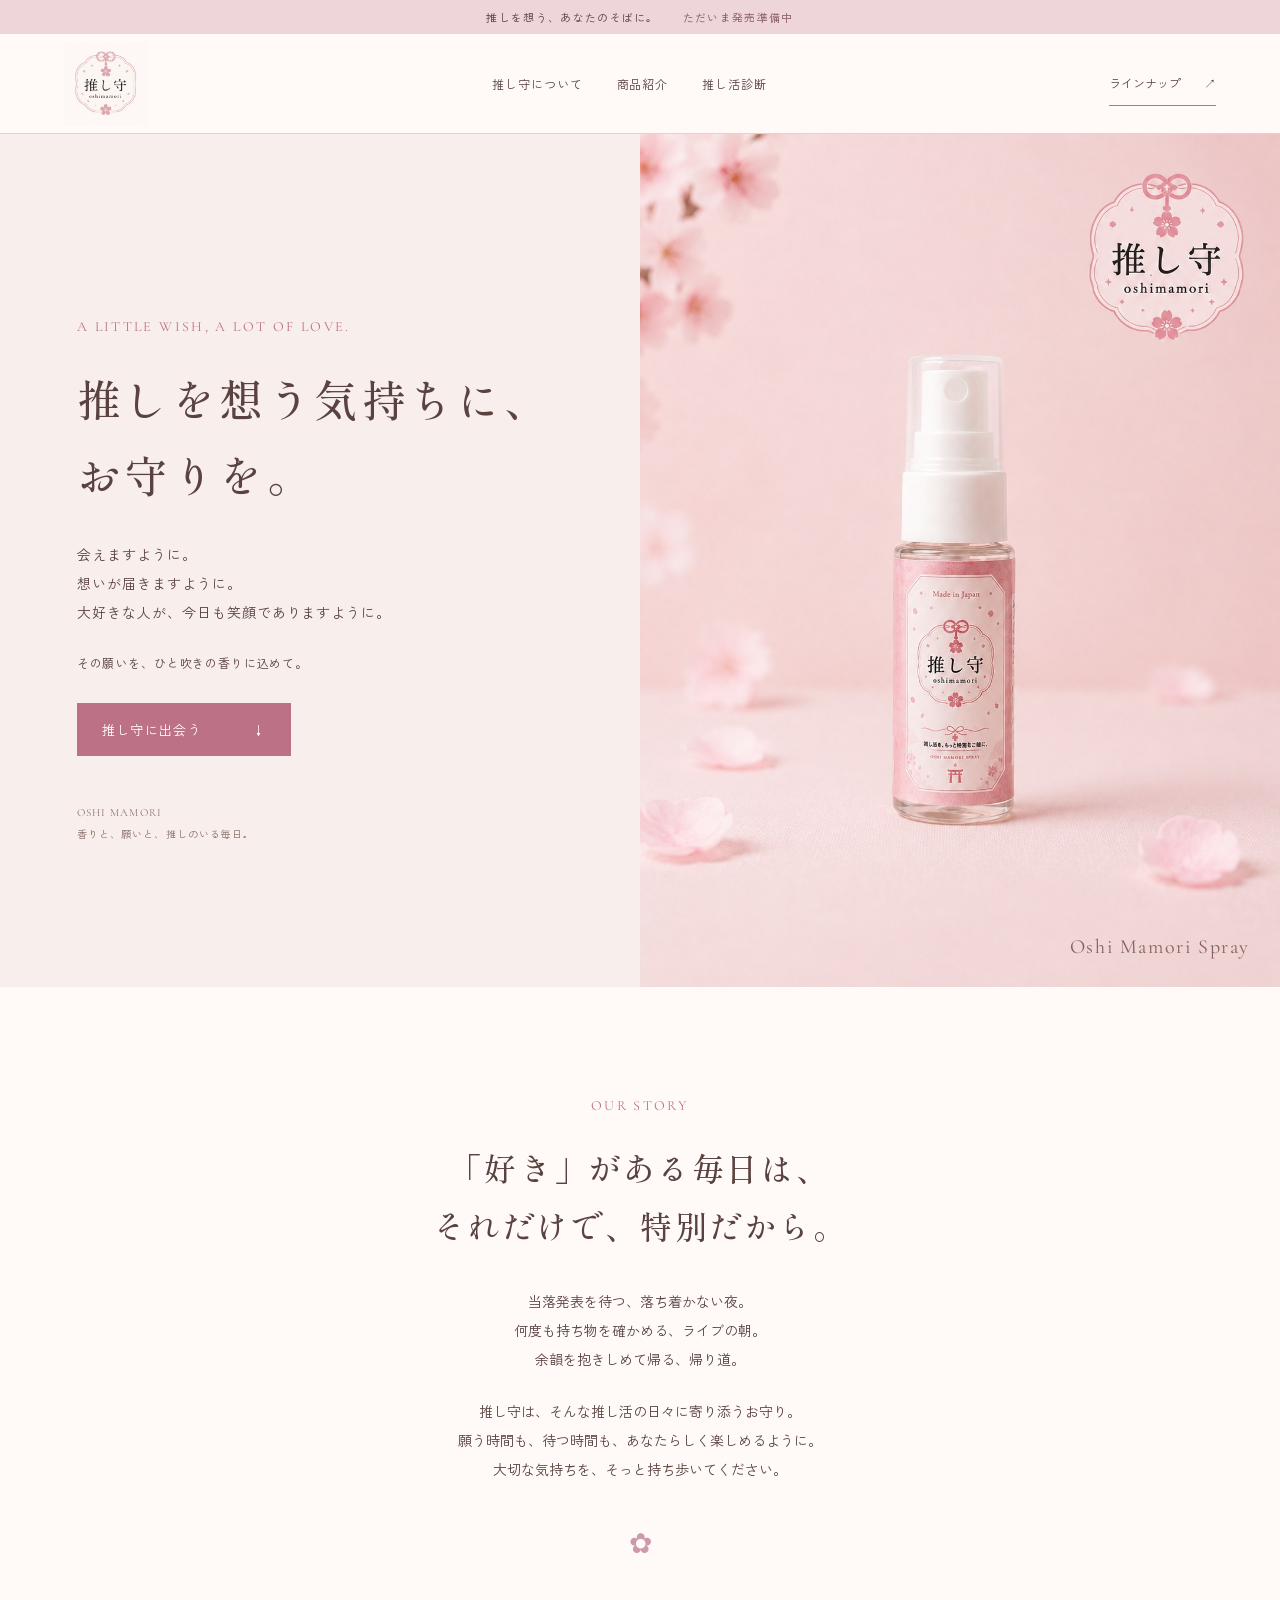
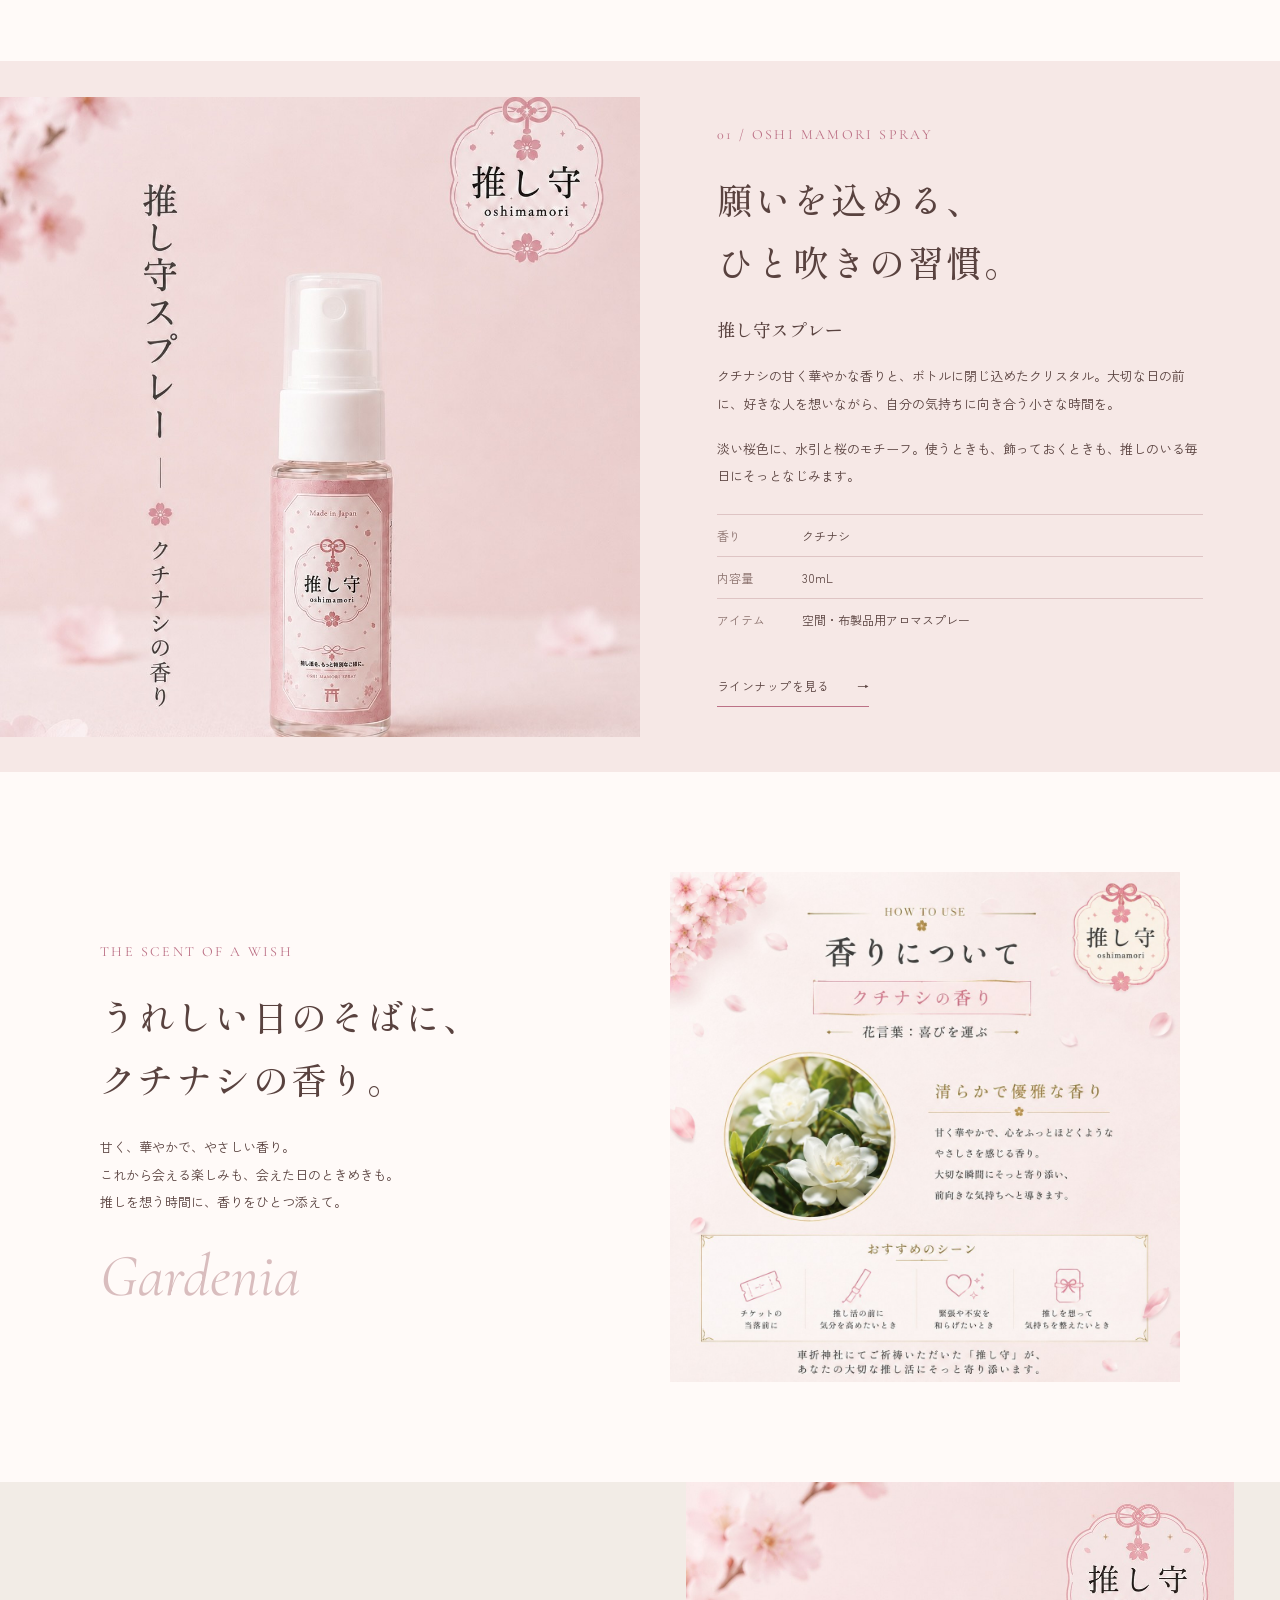
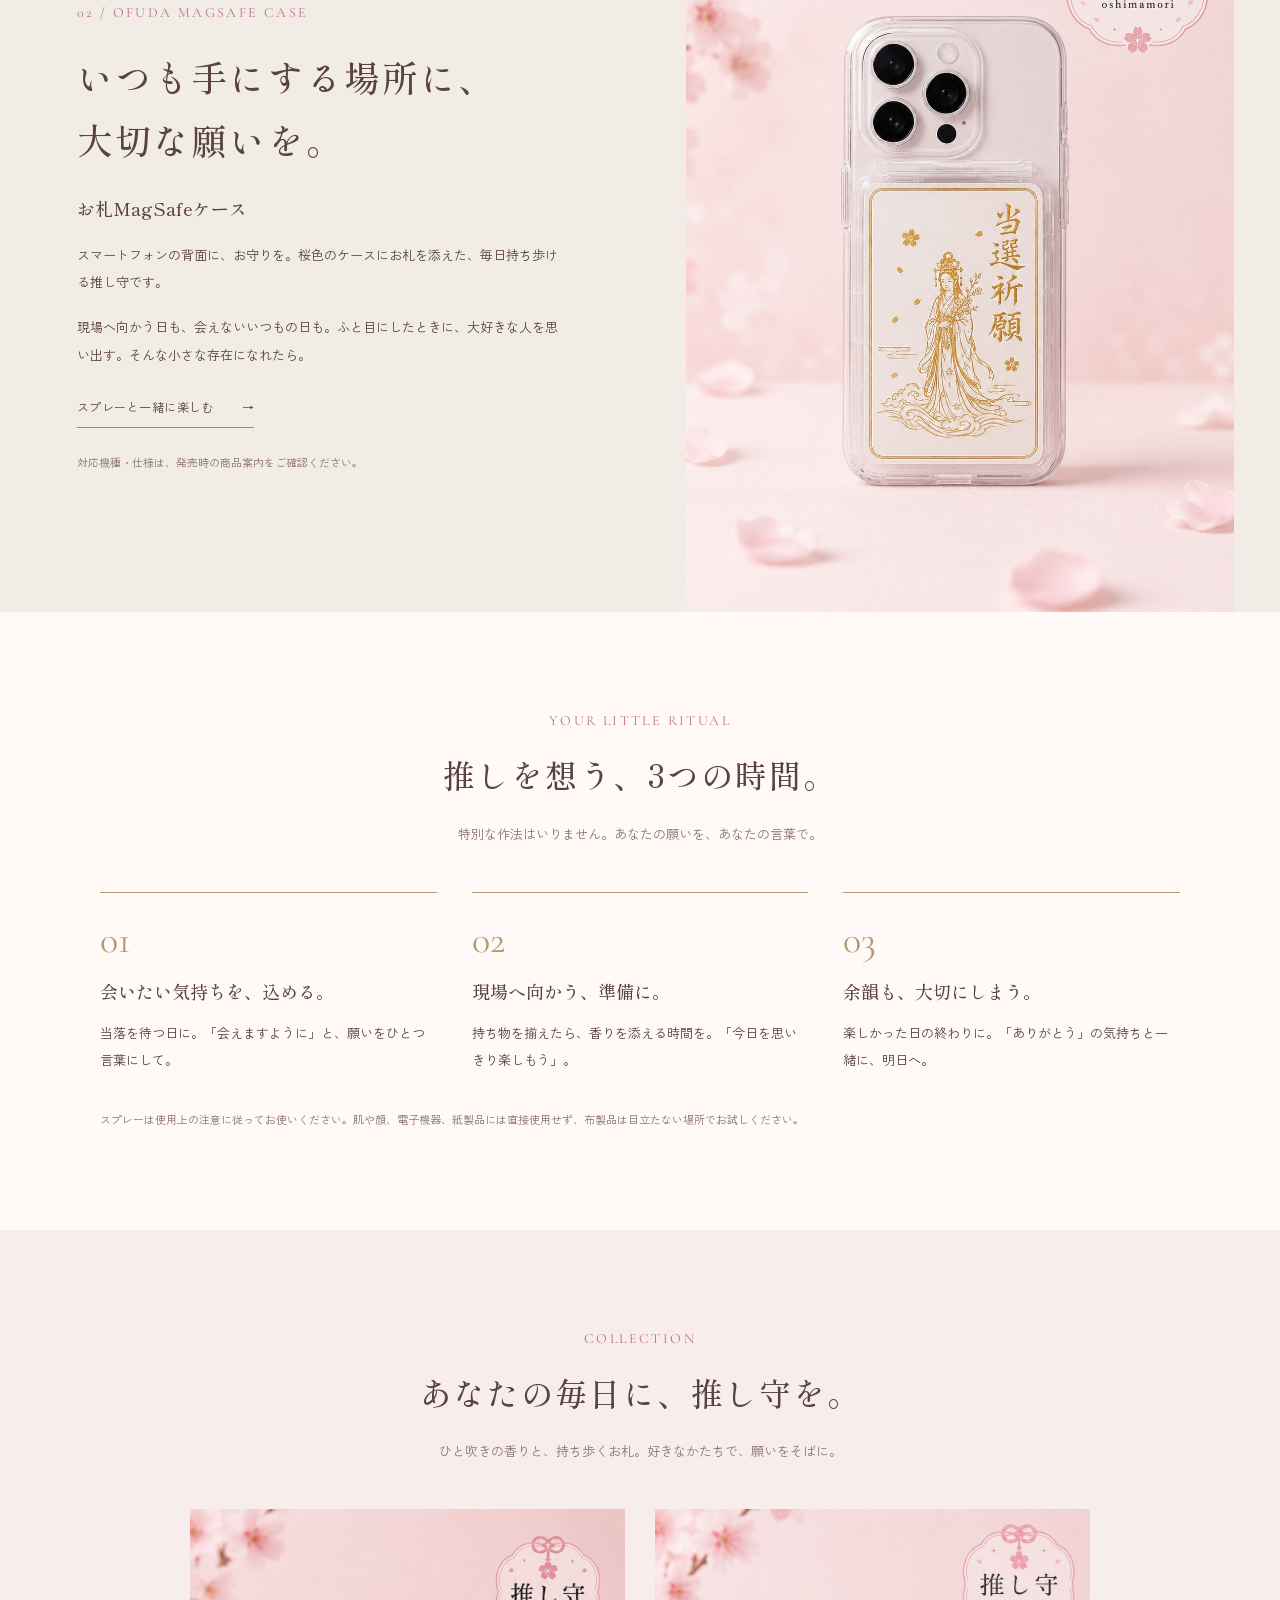
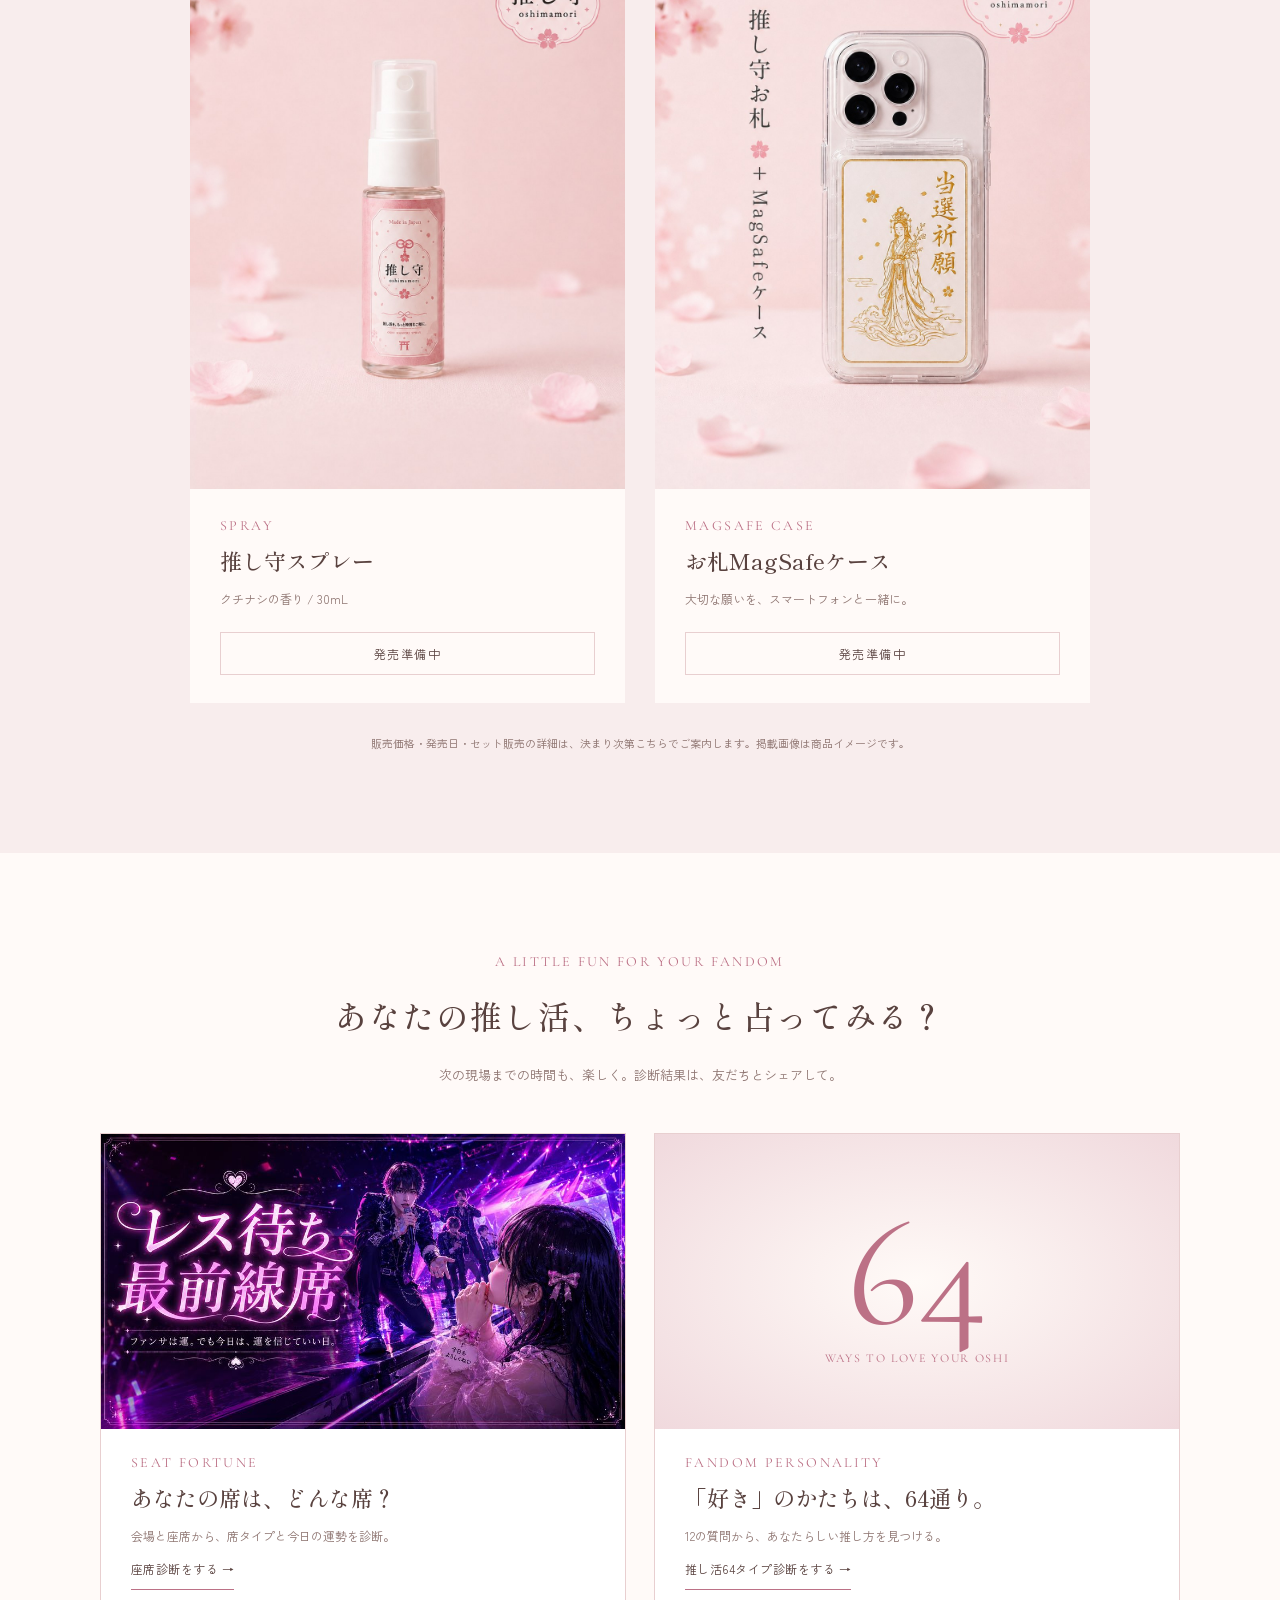
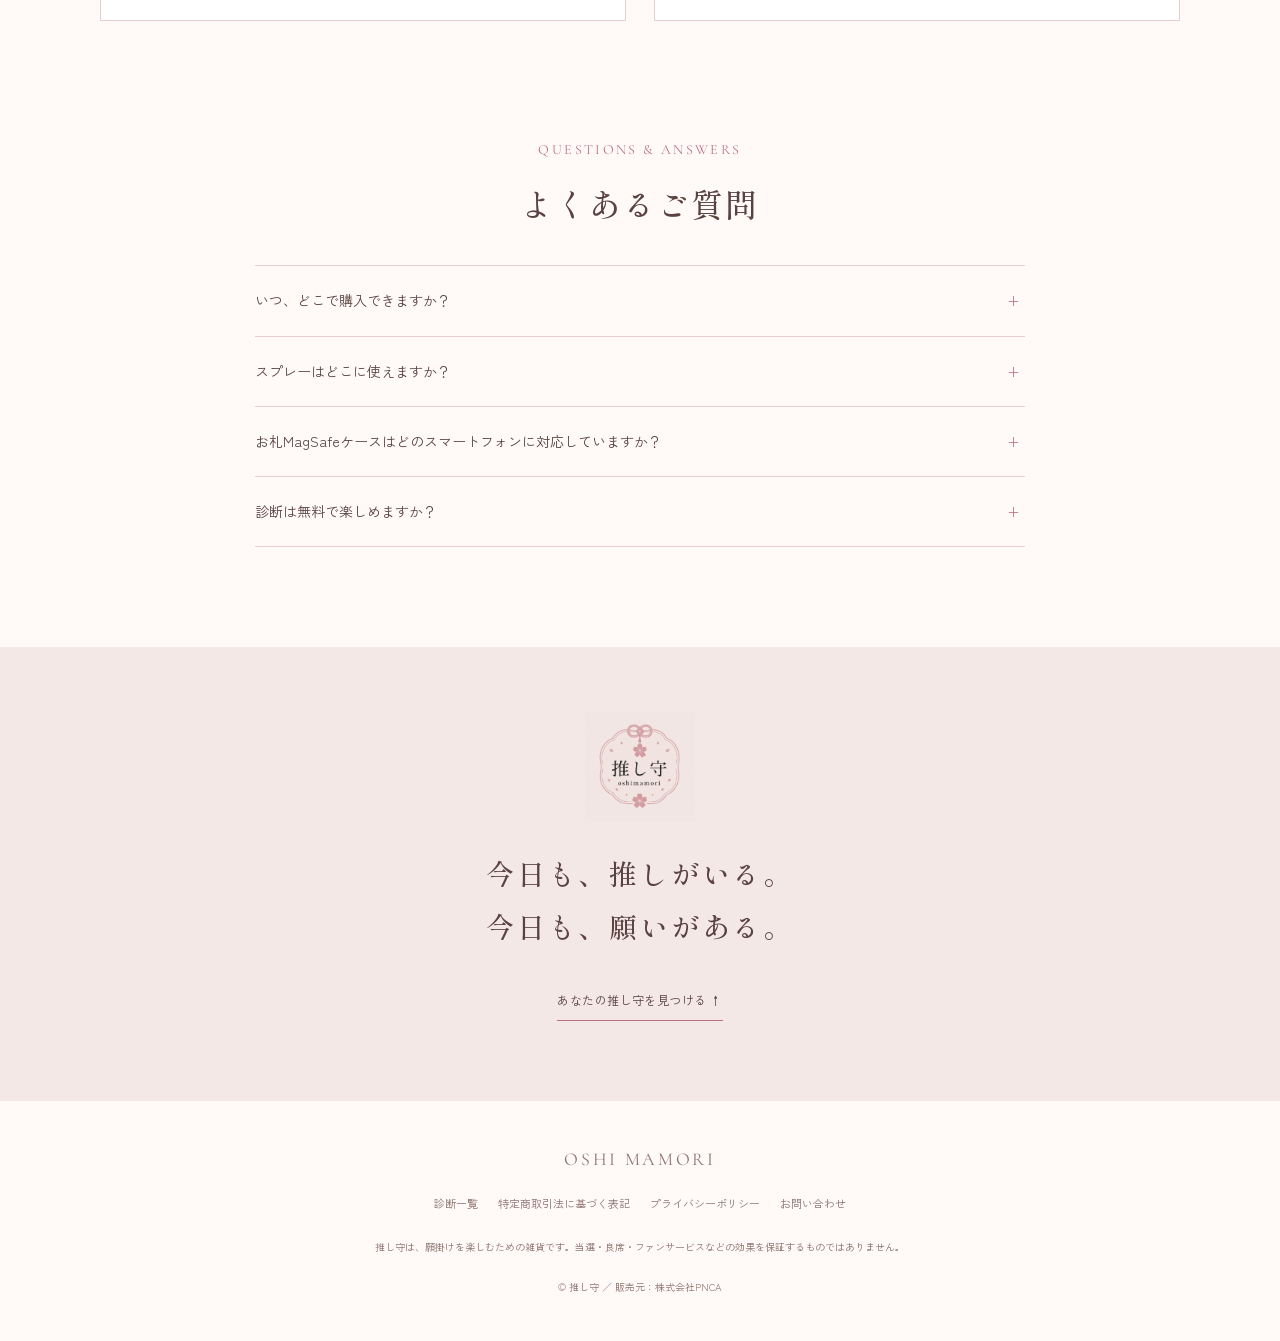
<file: oshimamori/index.html>
<!doctype html>
<html lang="ja">
<title>推し守｜推しを想う気持ちに、お守りを。</title>
<meta charset="utf-8">
<link rel="canonical" href="https://pnca.co.jp/oshimamori/">
<meta name="viewport" content="width=device-width, initial-scale=1">
<meta name="description" content="推しを想う気持ちに、お守りを。クチナシが香る推し守スプレーと、お札MagSafeケース。大切な現場も、いつもの毎日も、あなたの推し活にそっと寄り添います。">
<link rel="preconnect" href="https://fonts.googleapis.com">
<link rel="preconnect" href="https://fonts.gstatic.com" crossorigin>
<link rel="stylesheet" href="https://fonts.googleapis.com/css2?family=Shippori+Mincho:wght@400;500;600;700&family=Zen+Kaku+Gothic+New:wght@400;500;700&family=Cormorant+Garamond:wght@400;500&display=swap">
<style>:root{color-scheme:light;--ink:#59423f;--muted:#8e7571;--rose:#bc7186;--paper:#fffaf8;--line:#e8cfd0;--pink:#f8e9e9;--gold:#b29a71}*{box-sizing:border-box}html{scroll-behavior:smooth;scroll-padding-top:100px}body{margin:0;background:var(--paper);color:var(--ink);font-family:'Zen Kaku Gothic New',sans-serif;-webkit-font-smoothing:antialiased}a{color:inherit;text-decoration:none}img{display:block;max-width:100%;height:auto}h1,h2,h3,p{margin:0}h1,h2,h3{font-family:'Shippori Mincho',serif;font-weight:500}p{line-height:2.1}a:focus-visible,summary:focus-visible{outline:2px solid var(--rose);outline-offset:5px}.om-container{max-width:1160px;margin:auto;padding:100px 40px}.om-eyebrow{display:block;font-family:'Cormorant Garamond',serif;font-size:14px;letter-spacing:.17em;color:var(--rose)}.om-announcement{background:#edd5d9;text-align:center;font-size:11px;letter-spacing:.12em;padding:9px 12px}.om-announcement span{margin-left:24px;color:#845663}.om-header{height:100px;padding:0 5%;display:flex;align-items:center;justify-content:space-between;gap:28px;background:var(--paper);border-bottom:1px solid var(--line)}.om-brand{width:86px;flex:none}.om-brand img{mix-blend-mode:multiply}.om-header nav{display:flex;gap:34px;font-size:12px;letter-spacing:.08em}.om-header a:hover{color:var(--rose)}.om-header-cta{border-bottom:1px solid var(--rose);padding:12px 0;font-size:12px}.om-header-cta span{margin-left:20px}.om-hero{display:grid;grid-template-columns:1fr 1fr;max-width:1600px;margin:auto;background:#f8eeeb}.om-hero-copy{padding:70px 9% 32px 12%;display:flex;flex-direction:column;align-items:flex-start;justify-content:center}.om-hero h1{font-size:clamp(30px,3.4vw,55px);letter-spacing:.08em;line-height:1.75;margin:26px 0}.om-hero p{font-size:14px;letter-spacing:.07em}.om-hero .om-hero-small{font-size:12px;margin:22px 0 28px}.om-hero-image{position:relative}.om-hero-image img{width:100%;height:auto}.om-photo-note{position:absolute;bottom:28px;right:30px;font-family:'Cormorant Garamond',serif;font-size:20px;color:#86605f;letter-spacing:.08em}.om-button{padding:17px 25px;background:var(--rose);color:#fff;display:inline-flex;gap:50px;font-size:13px;letter-spacing:.1em;transition:background .2s}.om-button:hover{background:#a75c72}.om-hero-foot{font-family:'Cormorant Garamond',serif;font-size:11px;letter-spacing:.1em;margin-top:50px;color:var(--muted)}.om-hero-foot span{font-family:'Zen Kaku Gothic New',sans-serif;display:block;margin-top:7px;font-size:10px}.om-story{text-align:center;position:relative;padding-top:110px;padding-bottom:100px}.om-story h2{font-size:32px;line-height:1.8;letter-spacing:.08em;margin:25px 0 32px}.om-story-text{font-size:14px}.om-story-text p+p{margin-top:22px}.om-flower{display:block;color:#cc9aab;font-size:28px;margin-top:36px}.om-product{display:grid;grid-template-columns:1fr 1fr;max-width:1440px;margin:auto;background:#f6e8e6}.om-product-picture{display:flex;align-items:center}.om-product-picture img{width:100%}.om-product-copy{padding:65px 12%;align-self:center}.om-product h2,.om-scent h2{font-size:clamp(26px,2.8vw,40px);line-height:1.75;letter-spacing:.06em;margin:24px 0}.om-product h3{font-size:18px;margin-bottom:20px}.om-product p{font-size:13px;margin-bottom:18px}.om-spec{font-size:12px;margin:25px 0}.om-spec div{display:flex;border-top:1px solid #dec4c4;padding:12px 0;gap:20px}.om-spec dt{width:65px;flex:none;color:var(--muted)}.om-spec dd{margin:0}.om-text-link{display:inline-block;font-size:12px;padding:12px 0;border-bottom:1px solid var(--rose);letter-spacing:.04em}.om-text-link span{margin-left:24px}.om-scent{display:grid;grid-template-columns:1fr 1fr;gap:60px;align-items:center}.om-scent p{font-size:13px}.om-scent-word{font-family:'Cormorant Garamond',serif;font-style:italic;font-size:60px;color:#d9bdbe;display:block;margin-top:25px}.om-case{direction:rtl;background:#f2ece6}.om-case>div{direction:ltr}.om-case .om-product-picture img{max-height:730px;object-fit:contain}.om-note{font-size:11px!important;color:var(--muted);line-height:1.9!important}.om-product .om-note{margin-top:24px}.om-section-head{text-align:center;margin-bottom:45px}.om-section-head h2,.om-faq h2{font-size:32px;line-height:1.7;letter-spacing:.06em;margin:18px 0}.om-section-head p{font-size:13px;color:var(--muted)}.om-steps{display:grid;grid-template-columns:repeat(3,1fr);gap:35px;margin:45px 0 35px}.om-steps article{border-top:1px solid var(--gold);padding-top:24px}.om-steps article>span{font-family:'Cormorant Garamond',serif;font-size:38px;color:var(--gold)}.om-steps h3{font-size:18px;margin:15px 0}.om-steps p{font-size:13px}.om-lineup{background:#f8eded}.om-collection-grid{display:grid;grid-template-columns:1fr 1fr;gap:30px;max-width:900px;margin:auto}.om-collection-grid article{background:var(--paper)}.om-collection-grid article>img{width:100%;height:auto}.om-collection-grid article>div{padding:28px 30px}.om-collection-grid h3{font-size:22px;margin:10px 0}.om-collection-grid p{font-size:12px;color:var(--muted)}.om-status{display:block;border:1px solid var(--line);text-align:center;padding:12px;margin-top:20px;font-size:12px;letter-spacing:.12em}.om-center{text-align:center;margin-top:30px}.om-diagnosis-grid{display:grid;grid-template-columns:1fr 1fr;gap:28px}.om-diagnosis-grid>a{display:block;border:1px solid var(--line);background:white}.om-diagnosis-grid>a>div:last-child{padding:25px 30px 30px}.om-diagnosis-grid h3{font-size:22px;margin:10px 0}.om-diagnosis-grid p{font-size:12px;color:var(--muted)}.om-diagnosis-grid img{width:100%}.om-type-art{aspect-ratio:960/540;background:radial-gradient(ellipse at center,#fffaf7,#f0d9dd);display:flex;align-items:center;justify-content:center;flex-direction:column}.om-type-art>span{font-family:'Cormorant Garamond',serif;font-size:clamp(90px,12vw,155px);line-height:1;color:var(--rose)}.om-type-art small{font-family:'Cormorant Garamond',serif;letter-spacing:.14em;font-size:12px;color:var(--rose)}.om-faq{max-width:850px;padding-top:20px}.om-faq>.om-eyebrow,.om-faq>h2{text-align:center}.om-faq h2{margin-bottom:35px}.om-faq details{border-top:1px solid var(--line);padding:22px 0}.om-faq details:last-child{border-bottom:1px solid var(--line)}.om-faq summary{font-size:14px;cursor:pointer;line-height:1.8;list-style:none;padding-right:30px;position:relative}.om-faq summary::-webkit-details-marker{display:none}.om-faq summary:after{content:'+';position:absolute;right:5px;color:var(--rose)}.om-faq details[open] summary:after{content:'−'}.om-faq details p{font-size:13px;margin-top:20px;color:var(--muted)}.om-closing{text-align:center;background:#f4e8e6;padding:65px 25px 80px}.om-closing img{width:110px;margin:auto;mix-blend-mode:multiply}.om-closing h2{font-size:28px;line-height:1.9;letter-spacing:.1em;margin:25px 0}.om-footer{text-align:center;padding:45px 25px;color:var(--muted)}.om-footer>span{font-family:'Cormorant Garamond',serif;font-size:18px;letter-spacing:.15em}.om-footer nav{display:flex;justify-content:center;flex-wrap:wrap;gap:20px;font-size:11px;margin:25px 0}.om-footer p{font-size:10px;max-width:650px;margin:0 auto 15px}.om-footer small{font-size:10px}.om-mobile{display:none}@media(min-width:1600px){.om-hero h1{font-size:55px}}@media(max-width:760px){html{scroll-padding-top:20px}.om-announcement{font-size:9px}.om-announcement span{margin-left:12px}.om-header{height:78px;padding:0 20px;gap:15px}.om-brand{width:65px}.om-header nav{gap:17px;font-size:10px}.om-header nav a:first-child{display:none}.om-header-cta{font-size:10px}.om-header-cta span{margin-left:8px}.om-hero{grid-template-columns:1fr}.om-hero-image{grid-row:1}.om-hero-image img{max-height:520px;object-fit:contain;background:#f6e4e4}.om-photo-note{font-size:16px;bottom:18px;right:20px}.om-hero-copy{padding:35px 28px 40px}.om-hero h1{font-size:31px;margin:20px 0;line-height:1.65}.om-eyebrow{font-size:12px}.om-hero p{font-size:13px}.om-hero-foot{margin-top:30px}.om-container{padding:65px 24px}.om-story h2{font-size:25px}.om-story-text{font-size:12px}.om-product{grid-template-columns:1fr}.om-product-copy{padding:40px 28px 50px}.om-product h2,.om-scent h2{font-size:28px}.om-product-picture img{max-height:560px;object-fit:contain}.om-scent{grid-template-columns:1fr;gap:30px}.om-scent-word{font-size:48px;margin-top:12px}.om-case{direction:ltr}.om-case .om-product-picture img{max-height:560px}.om-section-head h2,.om-faq h2{font-size:25px}.om-section-head p{font-size:12px}.om-steps{grid-template-columns:1fr;gap:25px}.om-steps article{padding-left:50px;position:relative}.om-steps article>span{position:absolute;left:0;top:30px;font-size:30px}.om-steps h3{font-size:18px;margin-top:4px}.om-collection-grid{gap:15px}.om-collection-grid article>div{padding:18px 12px}.om-collection-grid h3{font-size:16px;line-height:1.6}.om-collection-grid p{font-size:10px}.om-status{font-size:10px;padding:10px 4px}.om-diagnosis-grid{grid-template-columns:1fr}.om-diagnosis-grid>a>div:last-child{padding:22px}.om-diagnosis-grid h3{font-size:21px}.om-type-art>span{font-size:110px}.om-faq{padding-top:0}.om-faq summary{font-size:13px}.om-mobile{display:block}.om-closing h2{font-size:25px}}@media(prefers-reduced-motion:reduce){html{scroll-behavior:auto}*{transition:none!important}}
</style>
<div class="om-lp" id="top">
<div class="om-announcement">推しを想う、あなたのそばに。<span>ただいま発売準備中</span></div>
<header class="om-header">
<a href="#top" class="om-brand" aria-label="推し守 トップ"><img src="/oshimamori/images/a304ff5b90f7144970fc.jpg" alt="推し守" width="84" height="84"></a>
<nav aria-label="メインメニュー"><a href="#story">推し守について</a><a href="#product">商品紹介</a><a href="/oshimamori/shindan.html">推し活診断</a></nav>
<a class="om-header-cta" href="#lineup">ラインナップ <span>↗</span></a>
</header>
<main>
<section class="om-hero">
<div class="om-hero-copy"><span class="om-eyebrow">A LITTLE WISH, A LOT OF LOVE.</span><h1>推しを想う気持ちに、<br>お守りを。</h1><p>会えますように。<br>想いが届きますように。<br>大好きな人が、今日も笑顔でありますように。</p><p class="om-hero-small">その願いを、ひと吹きの香りに込めて。</p><a class="om-button" href="#product">推し守に出会う <span>↓</span></a><div class="om-hero-foot">OSHI MAMORI <span>香りと、願いと、推しのいる毎日。</span></div></div>
<div class="om-hero-image"><img src="/oshimamori/images/c7427982e84977133864.jpg" alt="桜色の背景に佇む推し守スプレー" width="1086" height="1448" fetchpriority="high"><span class="om-photo-note">Oshi Mamori Spray</span></div>
</section>
<section class="om-story om-container" id="story"><span class="om-eyebrow">OUR STORY</span><h2>「好き」がある毎日は、<br>それだけで、特別だから。</h2><div class="om-story-text"><p>当落発表を待つ、落ち着かない夜。<br>何度も持ち物を確かめる、ライブの朝。<br>余韻を抱きしめて帰る、帰り道。</p><p>推し守は、そんな推し活の日々に寄り添うお守り。<br>願う時間も、待つ時間も、あなたらしく楽しめるように。<br>大切な気持ちを、そっと持ち歩いてください。</p></div><span class="om-flower" aria-hidden="true">✿</span></section>
<section class="om-product" id="product"><div class="om-product-picture"><img src="/oshimamori/images/b9df13097f8d9004a310.jpg" alt="推し守スプレーの桜色の商品ビジュアル" width="1086" height="1086" loading="lazy"></div><div class="om-product-copy"><span class="om-eyebrow">01 / OSHI MAMORI SPRAY</span><h2>願いを込める、<br>ひと吹きの習慣。</h2><h3>推し守スプレー</h3><p>クチナシの甘く華やかな香りと、ボトルに閉じ込めたクリスタル。大切な日の前に、好きな人を想いながら、自分の気持ちに向き合う小さな時間を。</p><p>淡い桜色に、水引と桜のモチーフ。使うときも、飾っておくときも、推しのいる毎日にそっとなじみます。</p><dl class="om-spec"><div><dt>香り</dt><dd>クチナシ</dd></div><div><dt>内容量</dt><dd>30mL</dd></div><div><dt>アイテム</dt><dd>空間・布製品用アロマスプレー</dd></div></dl><a class="om-text-link" href="#lineup">ラインナップを見る <span>→</span></a></div></section>
<section class="om-scent om-container" id="scent"><div class="om-scent-copy"><span class="om-eyebrow">THE SCENT OF A WISH</span><h2>うれしい日のそばに、<br>クチナシの香り。</h2><p>甘く、華やかで、やさしい香り。<br>これから会える楽しみも、会えた日のときめきも。<br>推しを想う時間に、香りをひとつ添えて。</p><span class="om-scent-word">Gardenia</span></div><img src="/oshimamori/images/69ef07b1a32678175207.jpg" alt="香りの紹介。クチナシの香りと、おすすめのシーン" width="1254" height="1254" loading="lazy"></section>
<section class="om-product om-case"><div class="om-product-picture"><img src="/oshimamori/images/dec8d0be6320d204c025.jpg" alt="スマートフォンに装着した桜色のお札MagSafeケース" width="1086" height="1448" loading="lazy"></div><div class="om-product-copy"><span class="om-eyebrow">02 / OFUDA MAGSAFE CASE</span><h2>いつも手にする場所に、<br>大切な願いを。</h2><h3>お札MagSafeケース</h3><p>スマートフォンの背面に、お守りを。桜色のケースにお札を添えた、毎日持ち歩ける推し守です。</p><p>現場へ向かう日も、会えないいつもの日も。ふと目にしたときに、大好きな人を思い出す。そんな小さな存在になれたら。</p><a class="om-text-link" href="#lineup">スプレーと一緒に楽しむ <span>→</span></a><p class="om-note">対応機種・仕様は、発売時の商品案内をご確認ください。</p></div></section>
<section class="om-ritual om-container" id="howto"><div class="om-section-head"><span class="om-eyebrow">YOUR LITTLE RITUAL</span><h2>推しを想う、3つの時間。</h2><p>特別な作法はいりません。あなたの願いを、あなたの言葉で。</p></div><div class="om-steps"><article><span>01</span><h3>会いたい気持ちを、込める。</h3><p>当落を待つ日に。「会えますように」と、願いをひとつ言葉にして。</p></article><article><span>02</span><h3>現場へ向かう、準備に。</h3><p>持ち物を揃えたら、香りを添える時間を。「今日を思いきり楽しもう」。</p></article><article><span>03</span><h3>余韻も、大切にしまう。</h3><p>楽しかった日の終わりに。「ありがとう」の気持ちと一緒に、明日へ。</p></article></div><p class="om-note">スプレーは使用上の注意に従ってお使いください。肌や顔、電子機器、紙製品には直接使用せず、布製品は目立たない場所でお試しください。</p></section>
<section class="om-lineup" id="lineup"><div class="om-container"><div class="om-section-head"><span class="om-eyebrow">COLLECTION</span><h2>あなたの毎日に、推し守を。</h2><p>ひと吹きの香りと、持ち歩くお札。好きなかたちで、願いをそばに。</p></div><div class="om-collection-grid"><article><img src="/oshimamori/images/c7427982e84977133864.jpg" alt="推し守スプレー" width="1086" height="1448" loading="lazy"><div><span class="om-eyebrow">SPRAY</span><h3>推し守スプレー</h3><p>クチナシの香り / 30mL</p><span class="om-status">発売準備中</span></div></article><article><img src="/oshimamori/images/3d018bcfd56bd15415b8.jpg" alt="お札MagSafeケースの商品イメージ" width="1086" height="1448" loading="lazy"><div><span class="om-eyebrow">MAGSAFE CASE</span><h3>お札MagSafeケース</h3><p>大切な願いを、スマートフォンと一緒に。</p><span class="om-status">発売準備中</span></div></article></div><p class="om-note om-center">販売価格・発売日・セット販売の詳細は、決まり次第こちらでご案内します。掲載画像は商品イメージです。</p></div></section>
<section class="om-diagnosis om-container"><div class="om-section-head"><span class="om-eyebrow">A LITTLE FUN FOR YOUR FANDOM</span><h2>あなたの推し活、<br class="om-mobile">ちょっと占ってみる？</h2><p>次の現場までの時間も、楽しく。診断結果は、友だちとシェアして。</p></div><div class="om-diagnosis-grid"><a href="/oshimamori/zaseki.html"><img src="/oshimamori/images/c778e19908277468dba0.jpg" alt="座席診断の結果見本：レス待ち最前線席" width="960" height="540" loading="lazy"><div><span class="om-eyebrow">SEAT FORTUNE</span><h3>あなたの席は、どんな席？</h3><p>会場と座席から、席タイプと今日の運勢を診断。</p><span class="om-text-link">座席診断をする →</span></div></a><a class="om-type-card" href="/oshimamori/type64.html"><div class="om-type-art" aria-hidden="true"><span>64</span><small>WAYS TO LOVE YOUR OSHI</small></div><div><span class="om-eyebrow">FANDOM PERSONALITY</span><h3>「好き」のかたちは、64通り。</h3><p>12の質問から、あなたらしい推し方を見つける。</p><span class="om-text-link">推し活64タイプ診断をする →</span></div></a></div></section>
<section class="om-faq om-container" id="faq"><span class="om-eyebrow">QUESTIONS & ANSWERS</span><h2>よくあるご質問</h2><details><summary>いつ、どこで購入できますか？</summary><p>現在、発売に向けて準備中です。販売価格・発売日・購入方法は、このページでご案内します。</p></details><details><summary>スプレーはどこに使えますか？</summary><p>空間・布製品用のアロマスプレーです。肌や顔には使用しないでください。布製品は素材によってシミや変色が生じることがあるため、目立たない場所で試してからお使いください。詳しくは発売時の使用上の注意をご確認ください。</p></details><details><summary>お札MagSafeケースはどのスマートフォンに対応していますか？</summary><p>対応機種や装着条件は、発売時の商品ページでご案内します。</p></details><details><summary>診断は無料で楽しめますか？</summary><p>はい。座席診断・推し活64タイプ診断は、無料でお楽しみいただけます。診断は娯楽としてご利用ください。座席の見え方は、公演ごとのステージ構成によって異なります。</p></details></section>
<section class="om-closing"><img src="/oshimamori/images/a304ff5b90f7144970fc.jpg" alt="推し守" width="1254" height="1254" loading="lazy"><h2>今日も、推しがいる。<br>今日も、願いがある。</h2><a class="om-text-link" href="#lineup">あなたの推し守を見つける ↑</a></section>
</main>
<footer class="om-footer"><span>OSHI MAMORI</span><nav><a href="/oshimamori/shindan.html">診断一覧</a><a href="https://pnca.shop/policies/legal-notice">特定商取引法に基づく表記</a><a href="/privacy.html">プライバシーポリシー</a><a href="/#contact">お問い合わせ</a></nav><p>推し守は、願掛けを楽しむための雑貨です。当選・良席・ファンサービスなどの効果を保証するものではありません。</p><small>© 推し守 ／ 販売元：株式会社PNCA</small></footer>
</div>

</html>
</file>
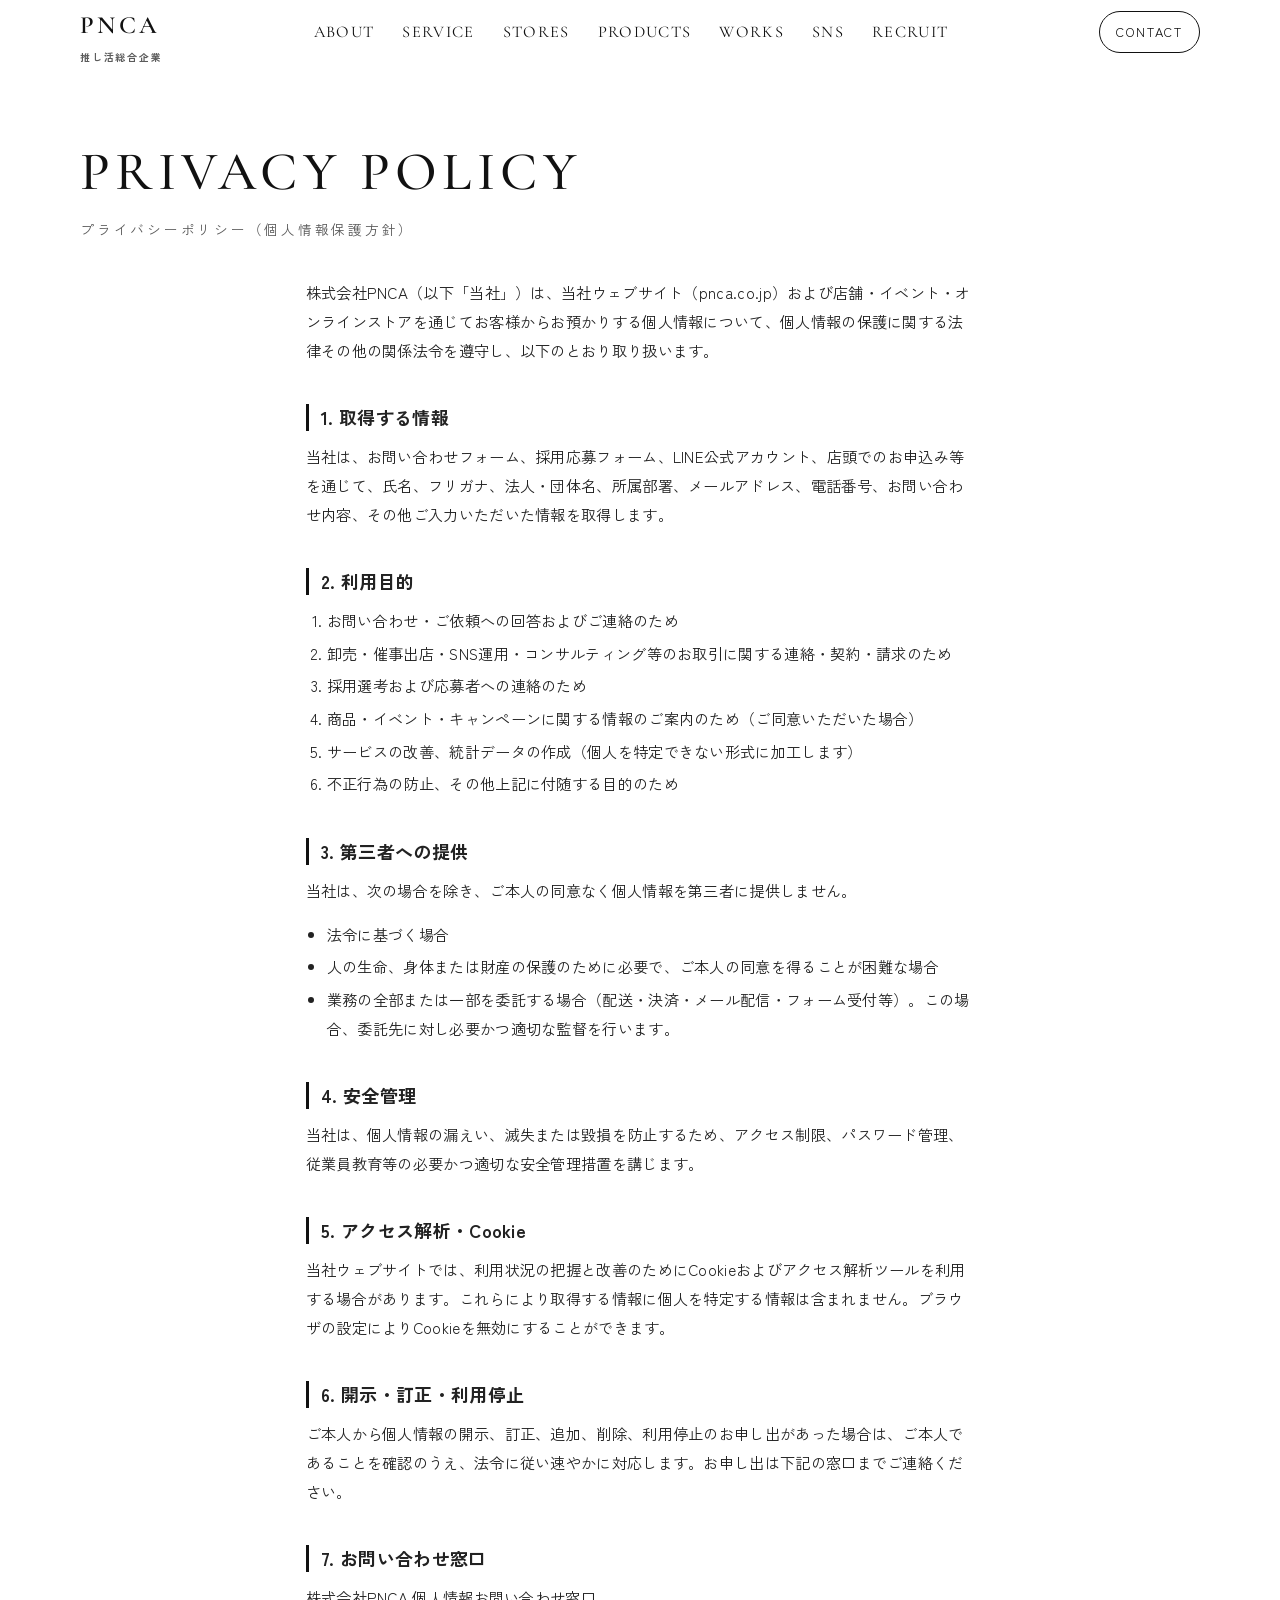
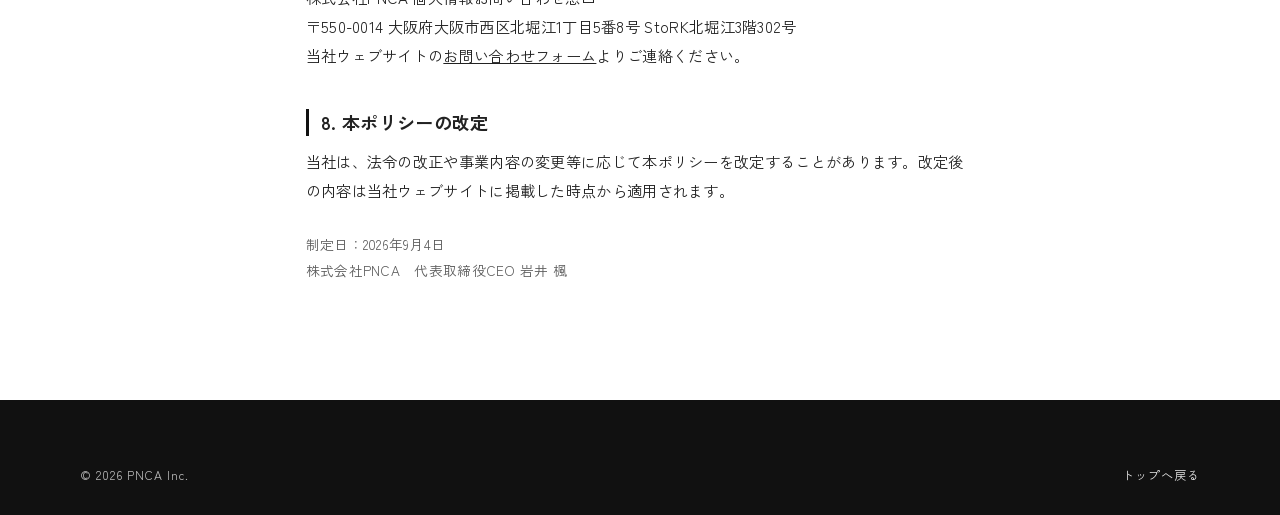
<file: privacy.html>
<!DOCTYPE html>
<html lang="ja">
<head>
<meta charset="utf-8">
<meta name="viewport" content="width=device-width, initial-scale=1">
<title>プライバシーポリシー｜株式会社PNCA</title>
<meta name="description" content="株式会社PNCAの個人情報保護方針。お問い合わせフォーム・採用応募でお預かりする個人情報の利用目的と管理について。">
<link rel="canonical" href="https://pnca.co.jp/privacy.html">
<meta name="robots" content="noindex,follow">
<link rel="icon" href="img/favicon.png" type="image/png">
<link rel="preconnect" href="https://fonts.googleapis.com">
<link rel="preconnect" href="https://fonts.gstatic.com" crossorigin>
<link rel="stylesheet" href="https://fonts.googleapis.com/css2?family=Cormorant+Garamond:ital,wght@0,500;0,600&family=Zen+Kaku+Gothic+New:wght@400;500;700&display=swap">
<link rel="stylesheet" href="style.css?v=20260904b">
</head>
<body>

<header class="site-header">
  <div class="wrap nav">
    <a class="brand" href="index.html">PNCA<small>推し活総合企業</small></a>
    <nav aria-label="メイン">
      <ul class="nav-list">
        <li><a href="index.html#about">ABOUT</a></li>
        <li><a href="index.html#service">SERVICE</a></li>
        <li><a href="index.html#stores">STORES</a></li>
        <li><a href="index.html#products">PRODUCTS</a></li>
        <li><a href="works.html">WORKS</a></li>
        <li><a href="index.html#sns">SNS</a></li>
        <li><a href="index.html#recruit">RECRUIT</a></li>
      </ul>
    </nav>
    <a class="nav-cta" href="index.html#contact">CONTACT</a>
    <button class="nav-toggle" aria-expanded="false" aria-controls="drawer" aria-label="メニュー"><span></span><span></span><span></span></button>
  </div>
  <div class="nav-drawer" id="drawer" data-open="false">
    <ul class="wrap">
      <li><a href="index.html#about">ABOUT</a></li>
      <li><a href="index.html#service">SERVICE</a></li>
      <li><a href="index.html#stores">STORES</a></li>
      <li><a href="index.html#products">PRODUCTS</a></li>
      <li><a href="works.html">WORKS</a></li>
      <li><a href="index.html#sns">SNS</a></li>
      <li><a href="index.html#recruit">RECRUIT</a></li>
      <li><a class="drawer-cta" href="index.html#contact">お問い合わせ</a></li>
    </ul>
  </div>
</header>

<main id="main">
  <div class="wrap page-head">
    <h1>PRIVACY POLICY</h1>
    <p class="ja">プライバシーポリシー（個人情報保護方針）</p>
  </div>

  <div class="wrap prose" style="padding-bottom:clamp(56px,8vw,104px)">
    <p>株式会社PNCA（以下「当社」）は、当社ウェブサイト（pnca.co.jp）および店舗・イベント・オンラインストアを通じてお客様からお預かりする個人情報について、個人情報の保護に関する法律その他の関係法令を遵守し、以下のとおり取り扱います。</p>

    <h2>1. 取得する情報</h2>
    <p>当社は、お問い合わせフォーム、採用応募フォーム、LINE公式アカウント、店頭でのお申込み等を通じて、氏名、フリガナ、法人・団体名、所属部署、メールアドレス、電話番号、お問い合わせ内容、その他ご入力いただいた情報を取得します。</p>

    <h2>2. 利用目的</h2>
    <ol>
      <li>お問い合わせ・ご依頼への回答およびご連絡のため</li>
      <li>卸売・催事出店・SNS運用・コンサルティング等のお取引に関する連絡・契約・請求のため</li>
      <li>採用選考および応募者への連絡のため</li>
      <li>商品・イベント・キャンペーンに関する情報のご案内のため（ご同意いただいた場合）</li>
      <li>サービスの改善、統計データの作成（個人を特定できない形式に加工します）</li>
      <li>不正行為の防止、その他上記に付随する目的のため</li>
    </ol>

    <h2>3. 第三者への提供</h2>
    <p>当社は、次の場合を除き、ご本人の同意なく個人情報を第三者に提供しません。</p>
    <ul>
      <li>法令に基づく場合</li>
      <li>人の生命、身体または財産の保護のために必要で、ご本人の同意を得ることが困難な場合</li>
      <li>業務の全部または一部を委託する場合（配送・決済・メール配信・フォーム受付等）。この場合、委託先に対し必要かつ適切な監督を行います。</li>
    </ul>

    <h2>4. 安全管理</h2>
    <p>当社は、個人情報の漏えい、滅失または毀損を防止するため、アクセス制限、パスワード管理、従業員教育等の必要かつ適切な安全管理措置を講じます。</p>

    <h2>5. アクセス解析・Cookie</h2>
    <p>当社ウェブサイトでは、利用状況の把握と改善のためにCookieおよびアクセス解析ツールを利用する場合があります。これらにより取得する情報に個人を特定する情報は含まれません。ブラウザの設定によりCookieを無効にすることができます。</p>

    <h2>6. 開示・訂正・利用停止</h2>
    <p>ご本人から個人情報の開示、訂正、追加、削除、利用停止のお申し出があった場合は、ご本人であることを確認のうえ、法令に従い速やかに対応します。お申し出は下記の窓口までご連絡ください。</p>

    <h2>7. お問い合わせ窓口</h2>
    <p>株式会社PNCA 個人情報お問い合わせ窓口<br>〒550-0014 大阪府大阪市西区北堀江1丁目5番8号 StoRK北堀江3階302号<br>当社ウェブサイトの<a href="index.html#contact">お問い合わせフォーム</a>よりご連絡ください。</p>

    <h2>8. 本ポリシーの改定</h2>
    <p>当社は、法令の改正や事業内容の変更等に応じて本ポリシーを改定することがあります。改定後の内容は当社ウェブサイトに掲載した時点から適用されます。</p>

    <p class="date">制定日：2026年9月4日<br>株式会社PNCA　代表取締役CEO 岩井 楓</p>
  </div>
</main>

<footer class="site-footer">
  <div class="wrap">
    <div class="footer-bottom" style="margin-top:0;border-top:0;padding-top:0">
      <span>© <span data-year>2026</span> PNCA Inc.</span>
      <span><a href="index.html">トップへ戻る</a></span>
    </div>
  </div>
</footer>

<script src="site.js?v=20260904b"></script>
</body>
</html>
</file>
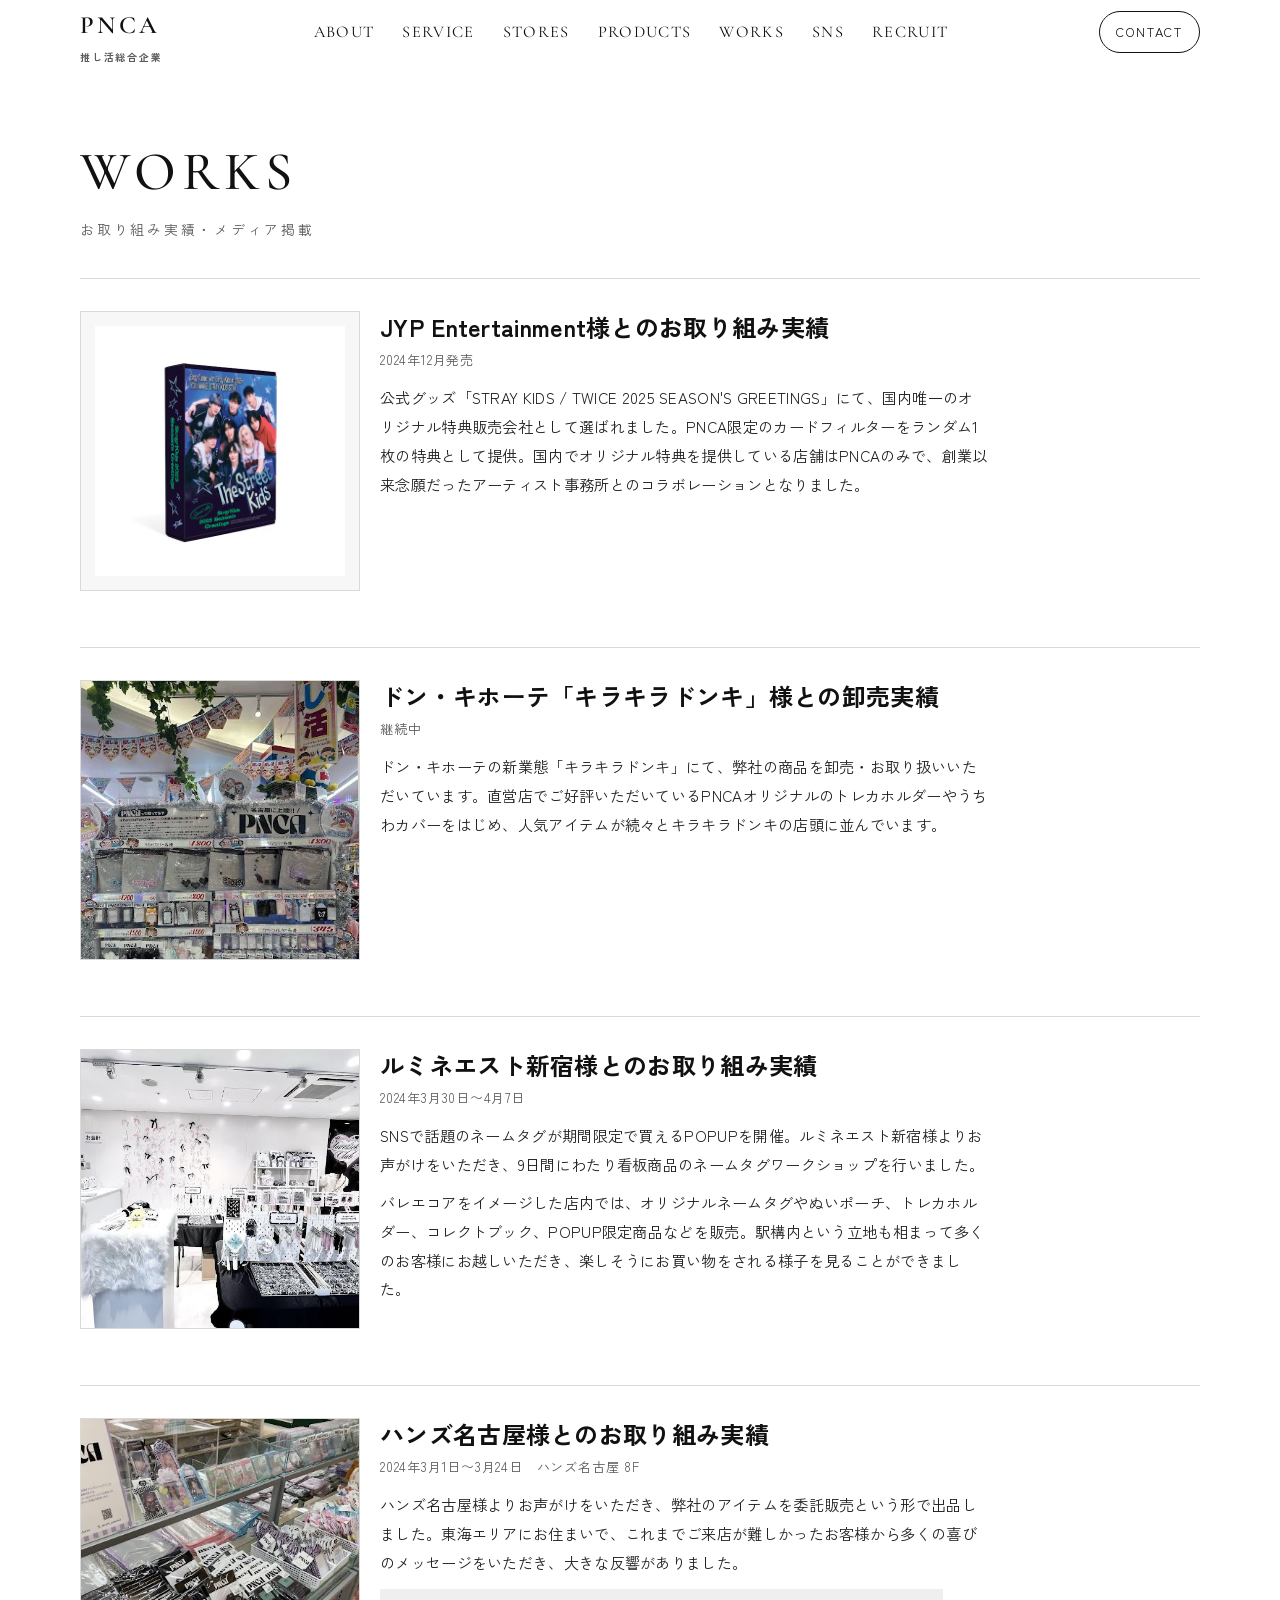
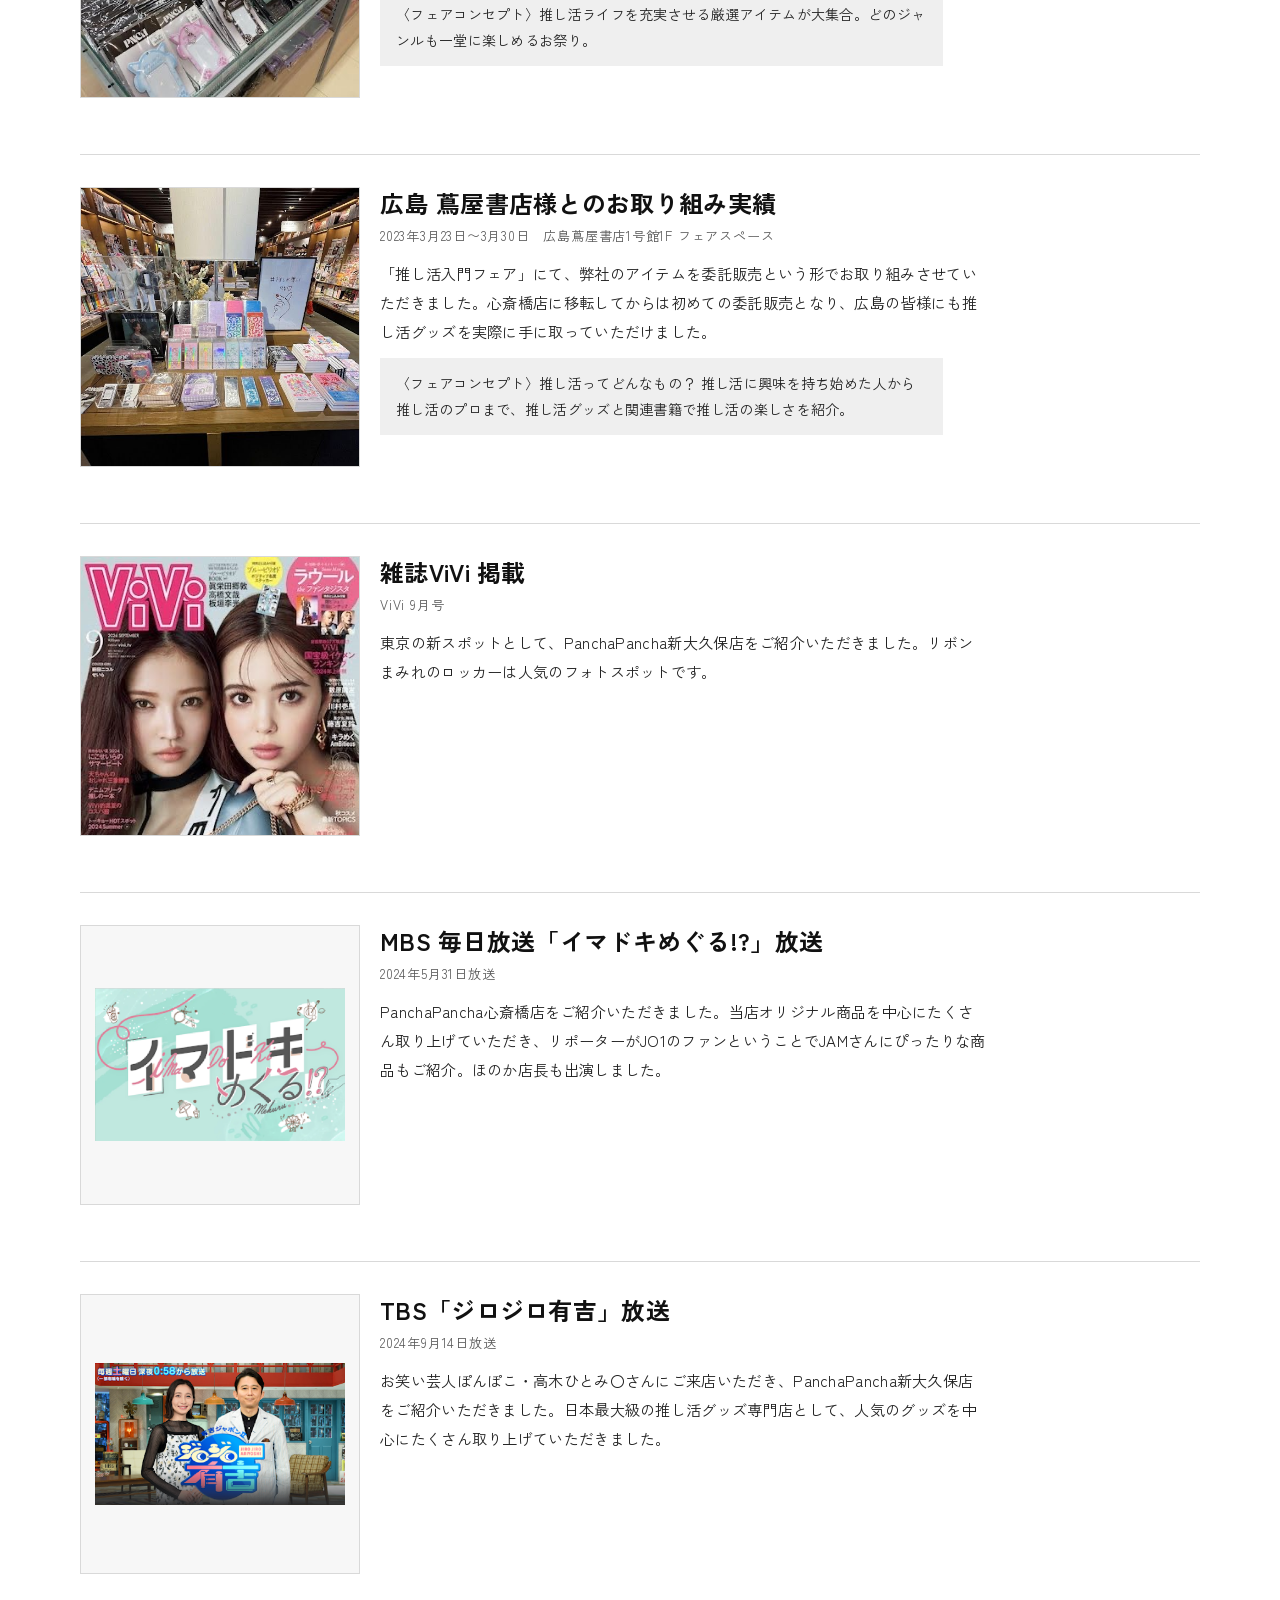
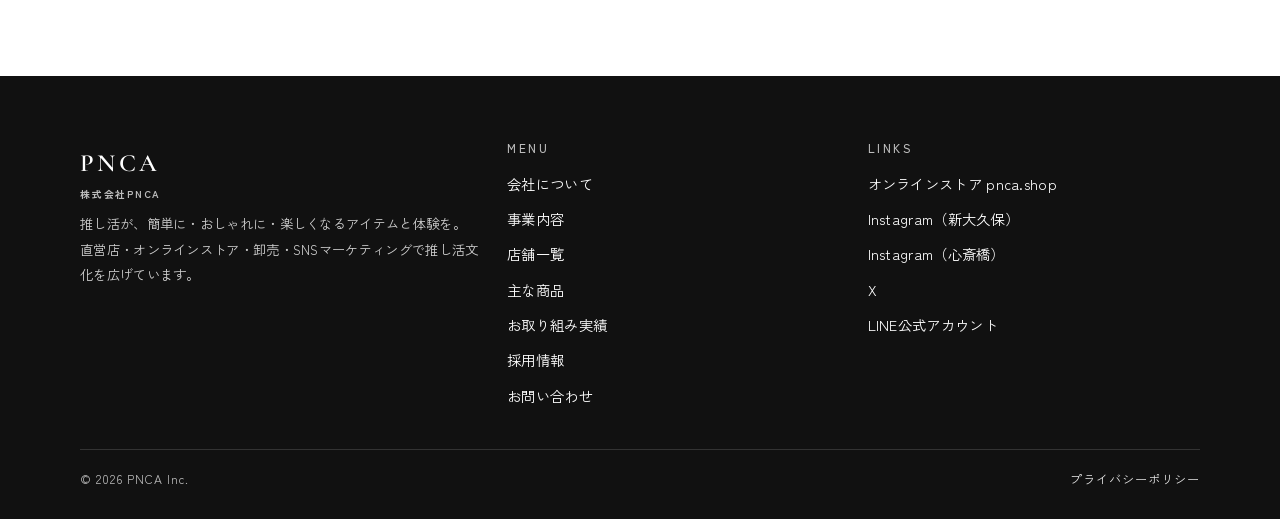
<file: works.html>
<!DOCTYPE html>
<html lang="ja">
<head>
<meta charset="utf-8">
<meta name="viewport" content="width=device-width, initial-scale=1">
<title>お取り組み実績｜株式会社PNCA</title>
<meta name="description" content="株式会社PNCAのお取り組み実績。JYP Entertainment公式特典、キラキラドンキ卸売、ルミネエスト新宿・ハンズ名古屋・広島蔦屋書店でのPOPUPやフェア、ViVi・MBS・TBSのメディア掲載。">
<link rel="canonical" href="https://pnca.co.jp/works.html">
<meta property="og:type" content="article">
<meta property="og:site_name" content="株式会社PNCA">
<meta property="og:title" content="お取り組み実績｜株式会社PNCA">
<meta property="og:description" content="アーティスト公式特典、卸売、POPUP、メディア掲載などのお取り組み実績一覧。">
<meta property="og:url" content="https://pnca.co.jp/works.html">
<meta property="og:image" content="https://pnca.co.jp/img/og.png">
<meta name="twitter:card" content="summary_large_image">
<link rel="icon" href="img/favicon.png" type="image/png">
<link rel="preconnect" href="https://fonts.googleapis.com">
<link rel="preconnect" href="https://fonts.gstatic.com" crossorigin>
<link rel="stylesheet" href="https://fonts.googleapis.com/css2?family=Cormorant+Garamond:ital,wght@0,500;0,600;1,500&family=Zen+Kaku+Gothic+New:wght@400;500;700&display=swap">
<link rel="stylesheet" href="style.css?v=20260904b">
</head>
<body>

<header class="site-header">
  <div class="wrap nav">
    <a class="brand" href="index.html">PNCA<small>推し活総合企業</small></a>
    <nav aria-label="メイン">
      <ul class="nav-list">
        <li><a href="index.html#about">ABOUT</a></li>
        <li><a href="index.html#service">SERVICE</a></li>
        <li><a href="index.html#stores">STORES</a></li>
        <li><a href="index.html#products">PRODUCTS</a></li>
        <li><a href="works.html">WORKS</a></li>
        <li><a href="index.html#sns">SNS</a></li>
        <li><a href="index.html#recruit">RECRUIT</a></li>
      </ul>
    </nav>
    <a class="nav-cta" href="index.html#contact">CONTACT</a>
    <button class="nav-toggle" aria-expanded="false" aria-controls="drawer" aria-label="メニュー"><span></span><span></span><span></span></button>
  </div>
  <div class="nav-drawer" id="drawer" data-open="false">
    <ul class="wrap">
      <li><a href="index.html#about">ABOUT</a></li>
      <li><a href="index.html#service">SERVICE</a></li>
      <li><a href="index.html#stores">STORES</a></li>
      <li><a href="index.html#products">PRODUCTS</a></li>
      <li><a href="works.html">WORKS</a></li>
      <li><a href="index.html#sns">SNS</a></li>
      <li><a href="index.html#recruit">RECRUIT</a></li>
      <li><a class="drawer-cta" href="index.html#contact">お問い合わせ</a></li>
    </ul>
  </div>
</header>

<main id="main">
  <div class="wrap page-head">
    <h1>WORKS</h1>
    <p class="ja">お取り組み実績・メディア掲載</p>
  </div>

  <section class="wrap work-list" style="padding-bottom:clamp(56px,8vw,104px)">

    <article class="work-row">
      <div class="pic contain"><img src="img/works-jyp.jpg" alt="STRAY KIDS 2025 SEASON'S GREETINGSのパッケージ" width="512" height="512"></div>
      <div>
        <h3>JYP Entertainment様とのお取り組み実績</h3>
        <p class="when">2024年12月発売</p>
        <p>公式グッズ「STRAY KIDS / TWICE 2025 SEASON'S GREETINGS」にて、国内唯一のオリジナル特典販売会社として選ばれました。PNCA限定のカードフィルターをランダム1枚の特典として提供。国内でオリジナル特典を提供している店舗はPNCAのみで、創業以来念願だったアーティスト事務所とのコラボレーションとなりました。</p>
      </div>
    </article>

    <article class="work-row">
      <div class="pic"><img src="img/works-donki.jpg" alt="キラキラドンキの店頭に並ぶPNCA商品" width="384" height="512"></div>
      <div>
        <h3>ドン・キホーテ「キラキラドンキ」様との卸売実績</h3>
        <p class="when">継続中</p>
        <p>ドン・キホーテの新業態「キラキラドンキ」にて、弊社の商品を卸売・お取り扱いいただいています。直営店でご好評いただいているPNCAオリジナルのトレカホルダーやうちわカバーをはじめ、人気アイテムが続々とキラキラドンキの店頭に並んでいます。</p>
      </div>
    </article>

    <article class="work-row">
      <div class="pic"><img src="img/works-lumine.jpg" alt="ルミネエスト新宿でのPOPUPストア" width="512" height="512"></div>
      <div>
        <h3>ルミネエスト新宿様とのお取り組み実績</h3>
        <p class="when">2024年3月30日〜4月7日</p>
        <p>SNSで話題のネームタグが期間限定で買えるPOPUPを開催。ルミネエスト新宿様よりお声がけをいただき、9日間にわたり看板商品のネームタグワークショップを行いました。</p>
        <p>バレエコアをイメージした店内では、オリジナルネームタグやぬいポーチ、トレカホルダー、コレクトブック、POPUP限定商品などを販売。駅構内という立地も相まって多くのお客様にお越しいただき、楽しそうにお買い物をされる様子を見ることができました。</p>
      </div>
    </article>

    <article class="work-row">
      <div class="pic"><img src="img/works-hands.jpg" alt="ハンズ名古屋のフェア売場" width="512" height="384"></div>
      <div>
        <h3>ハンズ名古屋様とのお取り組み実績</h3>
        <p class="when">2024年3月1日〜3月24日　ハンズ名古屋 8F</p>
        <p>ハンズ名古屋様よりお声がけをいただき、弊社のアイテムを委託販売という形で出品しました。東海エリアにお住まいで、これまでご来店が難しかったお客様から多くの喜びのメッセージをいただき、大きな反響がありました。</p>
        <p class="concept">〈フェアコンセプト〉推し活ライフを充実させる厳選アイテムが大集合。どのジャンルも一堂に楽しめるお祭り。</p>
      </div>
    </article>

    <article class="work-row">
      <div class="pic"><img src="img/works-tsutaya.jpg" alt="広島 蔦屋書店の推し活入門フェア" width="512" height="512"></div>
      <div>
        <h3>広島 蔦屋書店様とのお取り組み実績</h3>
        <p class="when">2023年3月23日〜3月30日　広島蔦屋書店1号館1F フェアスペース</p>
        <p>「推し活入門フェア」にて、弊社のアイテムを委託販売という形でお取り組みさせていただきました。心斎橋店に移転してからは初めての委託販売となり、広島の皆様にも推し活グッズを実際に手に取っていただけました。</p>
        <p class="concept">〈フェアコンセプト〉推し活ってどんなもの？ 推し活に興味を持ち始めた人から推し活のプロまで、推し活グッズと関連書籍で推し活の楽しさを紹介。</p>
      </div>
    </article>

    <article class="work-row">
      <div class="pic"><img src="img/works-vivi.jpg" alt="雑誌ViVi 9月号の掲載ページ" width="328" height="420"></div>
      <div>
        <h3>雑誌ViVi 掲載</h3>
        <p class="when">ViVi 9月号</p>
        <p>東京の新スポットとして、PanchaPancha新大久保店をご紹介いただきました。リボンまみれのロッカーは人気のフォトスポットです。</p>
      </div>
    </article>

    <article class="work-row">
      <div class="pic contain"><img src="img/works-mbs.png" alt="MBS イマドキめぐる!? の番組ロゴ" width="400" height="245"></div>
      <div>
        <h3>MBS 毎日放送「イマドキめぐる!?」放送</h3>
        <p class="when">2024年5月31日放送</p>
        <p>PanchaPancha心斎橋店をご紹介いただきました。当店オリジナル商品を中心にたくさん取り上げていただき、リポーターがJO1のファンということでJAMさんにぴったりな商品もご紹介。ほのか店長も出演しました。</p>
      </div>
    </article>

    <article class="work-row">
      <div class="pic contain"><img src="img/works-tbs.png" alt="TBS ジロジロ有吉 の番組ロゴ" width="400" height="227"></div>
      <div>
        <h3>TBS「ジロジロ有吉」放送</h3>
        <p class="when">2024年9月14日放送</p>
        <p>お笑い芸人ぽんぽこ・高木ひとみ〇さんにご来店いただき、PanchaPancha新大久保店をご紹介いただきました。日本最大級の推し活グッズ専門店として、人気のグッズを中心にたくさん取り上げていただきました。</p>
      </div>
    </article>

  </section>
</main>

<footer class="site-footer">
  <div class="wrap">
    <div class="footer-grid">
      <div>
        <a class="brand" href="index.html">PNCA<small>株式会社PNCA</small></a>
        <p>推し活が、簡単に・おしゃれに・楽しくなるアイテムと体験を。直営店・オンラインストア・卸売・SNSマーケティングで推し活文化を広げています。</p>
      </div>
      <div>
        <h4>MENU</h4>
        <ul>
          <li><a href="index.html#about">会社について</a></li>
          <li><a href="index.html#service">事業内容</a></li>
          <li><a href="index.html#stores">店舗一覧</a></li>
          <li><a href="index.html#products">主な商品</a></li>
          <li><a href="works.html">お取り組み実績</a></li>
          <li><a href="index.html#recruit">採用情報</a></li>
          <li><a href="index.html#contact">お問い合わせ</a></li>
        </ul>
      </div>
      <div>
        <h4>LINKS</h4>
        <ul>
          <li><a href="https://pnca.shop/" target="_blank" rel="noopener">オンラインストア pnca.shop</a></li>
          <li><a href="https://www.instagram.com/pnca.tokyo/" target="_blank" rel="noopener">Instagram（新大久保）</a></li>
          <li><a href="https://www.instagram.com/pnca.korea/" target="_blank" rel="noopener">Instagram（心斎橋）</a></li>
          <li><a href="https://x.com/pnca_korea" target="_blank" rel="noopener">X</a></li>
          <li><a href="https://line.me/R/ti/p/@259wztqd" target="_blank" rel="noopener">LINE公式アカウント</a></li>
        </ul>
      </div>
    </div>
    <div class="footer-bottom">
      <span>© <span data-year>2026</span> PNCA Inc.</span>
      <span><a href="privacy.html">プライバシーポリシー</a></span>
    </div>
  </div>
</footer>

<script src="site.js?v=20260904b"></script>
</body>
</html>
</file>
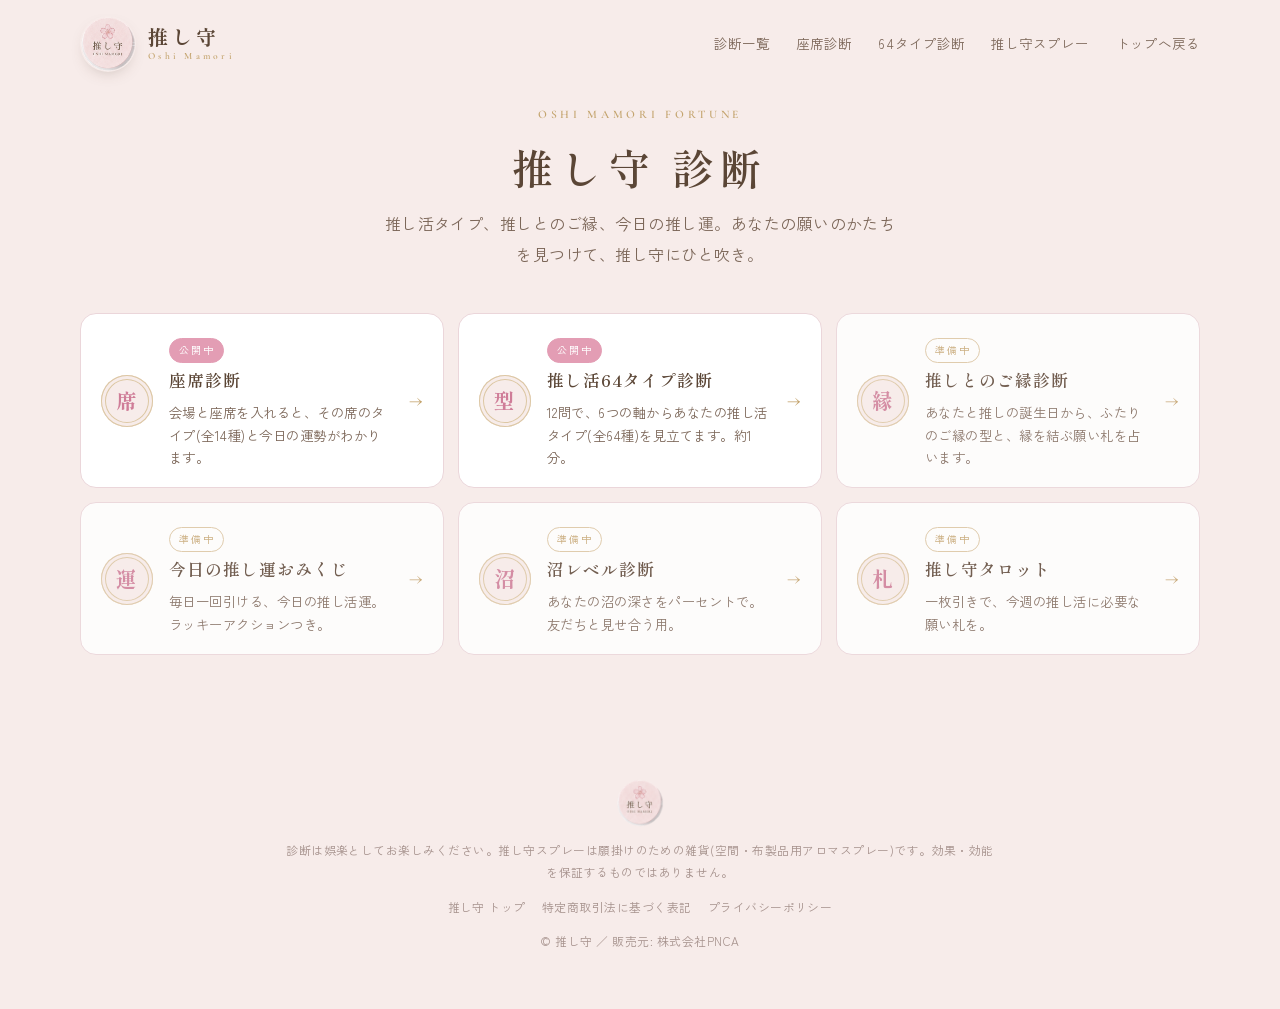
<file: oshimamori/shindan.html>
<!doctype html>
<html lang="ja">
<title>推し守 診断</title>
<meta charset="utf-8">
<link rel="canonical" href="https://pnca.co.jp/oshimamori/shindan.html">
<meta name="viewport" content="width=device-width, initial-scale=1">
<link rel="preconnect" href="https://fonts.googleapis.com">
<link rel="stylesheet" href="https://fonts.googleapis.com/css2?family=Shippori+Mincho:wght@500;600;700;800&family=Zen+Kaku+Gothic+New:wght@400;500;700&family=Cormorant+Garamond:wght@500;600&display=swap">
<style>
  /* 単一テーマ(ブランドの桜色の紙に固定)。写真の地色と揃えるため色は固定値 */
  :root{
    --paper:#F7ECEA;        /* ラベル写真の地色 */
    --paper-deep:#F3E1E2;
    --shiro:#FBFAFB;        /* OPP写真の地色 */
    --momo:#E39DB4;         /* 水引の桃 */
    --momo-deep:#CF7D98;
    --momo-soft:#F4D2DA;
    --kin:#C4A46E;          /* 金 */
    --kin-line:#DCC7A3;
    --cha:#5B4636;          /* 焦げ茶 */
    --cha-2:#7C6759;
    --muted:#A6928D;
    --line:#EBD6DA;
    --shadow:0 30px 60px -40px rgba(91,70,54,.45);
  }
  *{box-sizing:border-box}
  html{-webkit-text-size-adjust:100%; scroll-behavior:smooth; color-scheme:light}
  body{
    margin:0; background:var(--paper); color:var(--cha);
    font-family:"Zen Kaku Gothic New","Hiragino Sans","Hiragino Kaku Gothic ProN","Yu Gothic",sans-serif;
    font-size:16px; line-height:1.9; letter-spacing:.03em; -webkit-font-smoothing:antialiased;
  }
  h1,h2,h3,.mincho{
    font-family:"Shippori Mincho","Hiragino Mincho ProN","Yu Mincho","Noto Serif JP",serif;
    font-weight:600; letter-spacing:.08em; text-wrap:balance; margin:0; color:var(--cha);
  }
  .latin{font-family:"Cormorant Garamond","Times New Roman",serif; font-weight:600; letter-spacing:.32em; text-transform:uppercase; color:var(--kin); font-size:.72rem}
  p{margin:0}
  a{color:inherit}
  img{max-width:100%; display:block}
  button{font:inherit; color:inherit; cursor:pointer}
  :focus-visible{outline:2px solid var(--momo-deep); outline-offset:3px; border-radius:4px}
  .hidden{display:none!important}
  .wrap{width:min(100% - 44px, 1120px); margin-inline:auto}
  .narrow{width:min(100% - 44px, 600px); margin-inline:auto}
  .hair{height:1px; background:var(--kin-line); border:0; margin:0}

  /* ---------- header ---------- */
  .top{display:flex; align-items:center; justify-content:space-between; padding:16px 0 8px}
  .logo{display:flex; align-items:center; gap:12px; text-decoration:none}
  .logo img{width:56px; height:56px; border-radius:50%; box-shadow:0 6px 16px -8px rgba(91,70,54,.35)}
  .wordmark{font-family:"Shippori Mincho",serif; font-weight:700; font-size:1.25rem; letter-spacing:.2em; line-height:1}
  .wordmark small{display:block; font-family:"Cormorant Garamond",serif; font-weight:600; font-size:.6rem; letter-spacing:.34em; color:var(--kin); margin-top:5px}
  .top nav{display:flex; gap:26px; font-size:.84rem; letter-spacing:.08em}
  .top nav a{text-decoration:none; color:var(--cha-2)}
  @media (max-width:700px){ .top nav{display:none} .logo img{width:48px;height:48px} }

  /* ---------- hero ---------- */
  .hero{position:relative; padding:24px 0 40px; overflow:hidden}
  .hero-grid{display:grid; gap:24px; align-items:center}
  @media (min-width:900px){ .hero-grid{grid-template-columns:1fr 1fr; gap:24px; min-height:640px} }
  .hero-copy{display:grid; gap:22px; align-content:center}
  .hero h1{font-size:clamp(2.1rem, 5.2vw, 3.6rem); line-height:1.5; font-weight:600; letter-spacing:.12em}
  .hero h1 em{font-style:normal; color:var(--momo-deep)}
  @media (min-width:900px){
    .hero-copy{grid-template-columns:auto 1fr; gap:36px; align-items:start}
    .hero h1{writing-mode:vertical-rl; text-orientation:mixed; height:380px; line-height:1.85; letter-spacing:.2em; font-size:clamp(2.2rem, 3.6vw, 3.1rem)}
    .hero-sub{padding-top:14px; align-self:end}
  }
  .lede{color:var(--cha-2); max-width:30em; font-size:.98rem}
  .cta-row{display:flex; flex-wrap:wrap; gap:12px 18px; align-items:center; margin-top:22px}
  .btn{
    display:inline-flex; align-items:center; justify-content:center; gap:.5em;
    padding:15px 30px; border-radius:999px; border:1px solid var(--momo); background:var(--momo); color:#fff;
    font-weight:700; font-size:.98rem; letter-spacing:.08em; text-decoration:none; text-shadow:0 1px 0 rgba(0,0,0,.06);
    transition:transform .18s ease, box-shadow .18s ease, background .18s ease;
    box-shadow:0 14px 28px -16px rgba(207,125,152,.7);
  }
  .btn:hover{transform:translateY(-1px); background:var(--momo-deep); border-color:var(--momo-deep)}
  .btn.ghost{background:transparent; color:var(--cha); border-color:var(--kin); box-shadow:none}
  .btn.ghost:hover{background:#fff}
  .btn.small{padding:11px 20px; font-size:.88rem}
  .btn.x{background:#1d1d1f; border-color:#1d1d1f; box-shadow:none}
  .cta-note{font-size:.76rem; color:var(--muted); letter-spacing:.06em}

  .banners{display:flex; gap:10px; margin-top:8px}
  .banner{
    writing-mode:vertical-rl; font-family:"Shippori Mincho",serif; font-weight:600; font-size:.84rem; letter-spacing:.32em;
    padding:16px 9px 22px; background:#FBF3F3; color:var(--cha); border:1px solid var(--momo-soft);
    border-radius:3px; position:relative; min-height:124px; line-height:1;
    box-shadow:inset 0 0 0 3px #FBF3F3, inset 0 0 0 4px var(--kin-line);
  }
  .banner::before{content:""; position:absolute; top:-6px; left:50%; width:7px; height:7px; margin-left:-3.5px; border-radius:50%; background:var(--kin)}
  .banner::after{content:""; position:absolute; bottom:-14px; left:50%; width:2px; height:14px; margin-left:-1px; background:var(--momo)}

  .hero-art{position:relative; height:520px}
  @media (min-width:900px){ .hero-art{height:640px} }
  .hero-art .tag{position:absolute; right:4%; top:0; width:46%; max-width:300px; transform:rotate(6deg); transform-origin:top center; filter:drop-shadow(0 30px 30px rgba(91,70,54,.14))}
  .hero-art .bottle{position:absolute; left:12%; bottom:0; width:30%; max-width:180px; filter:drop-shadow(0 30px 30px rgba(91,70,54,.16))}
  .hero-art canvas{position:absolute; inset:0; width:100%; height:100%; pointer-events:none}
  @media (max-width:899px){
    .hero-art{height:440px}
    .hero-art .tag{right:6%; width:44%}
    .hero-art .bottle{left:10%; width:32%}
  }

  /* ---------- sections ---------- */
  section{padding:88px 0}
  @media (max-width:700px){ section{padding:60px 0} }
  .sec-head{margin-bottom:34px; text-align:center}
  .sec-head .latin{display:block; margin-bottom:12px}
  .sec-head h2{font-size:clamp(1.6rem, 3.4vw, 2.3rem); line-height:1.6}
  .sec-head p{color:var(--cha-2); margin:14px auto 0; max-width:34em; font-size:.96rem}
  .shiro{background:var(--shiro)}

  /* ---------- concept ---------- */
  .concept{padding:0 0 88px}
  .concept .store{width:100%; aspect-ratio:21/9; object-fit:cover; object-position:center 40%}
  @media (max-width:700px){ .concept .store{aspect-ratio:4/3} .concept{padding-bottom:60px} }
  .concept .st{ text-align:center; padding:56px 22px 0; display:grid; gap:14px; justify-items:center}
  .concept h2{font-size:clamp(1.5rem, 3.2vw, 2.2rem); line-height:1.7}
  .concept p{color:var(--cha-2); max-width:34em}
  .motifs{display:flex; gap:28px; justify-content:center; margin-top:18px; font-size:.72rem; letter-spacing:.14em; color:var(--muted)}
  .motifs span{display:grid; justify-items:center; gap:6px}
  .motifs svg{width:32px; height:32px}

  /* ---------- product ---------- */
  .prod{display:grid; gap:36px; align-items:center}
  @media (min-width:860px){ .prod{grid-template-columns:.9fr 1.1fr; gap:56px} }
  .prod .photo{position:relative}
  .prod .photo img{width:min(100%, 380px); margin-inline:auto; filter:drop-shadow(0 40px 40px rgba(91,70,54,.14))}
  .prod h2{font-size:clamp(1.8rem, 3.6vw, 2.5rem); margin:10px 0 14px}
  .prod .copy{color:var(--cha-2); max-width:32em}
  .spec{display:grid; grid-template-columns:auto 1fr; gap:6px 18px; font-size:.86rem; margin:26px 0 22px; border-top:1px solid var(--kin-line); padding-top:18px}
  .spec dt{color:var(--muted); margin:0; white-space:nowrap; letter-spacing:.1em} .spec dd{margin:0; color:var(--cha-2)}
  .price{font-family:"Shippori Mincho",serif; font-weight:700; font-size:1.5rem; font-variant-numeric:tabular-nums; letter-spacing:.04em}
  .price small{font-family:"Zen Kaku Gothic New",sans-serif; font-weight:500; font-size:.72rem; color:var(--muted); margin-left:8px; letter-spacing:.06em}
  .label-back{margin-top:64px; display:grid; gap:12px; justify-items:center}
  .label-back img{width:min(100%, 640px); border-radius:8px; box-shadow:var(--shadow)}
  .cap{font-size:.74rem; color:var(--muted); letter-spacing:.12em}

  /* ---------- quiz ---------- */
  .card{background:#fff; border:1px solid var(--momo-soft); border-radius:18px; box-shadow:inset 0 0 0 5px #fff, inset 0 0 0 6px var(--kin-line), var(--shadow); overflow:hidden}
  .card-head{display:grid; justify-items:center; padding:26px 22px 0}
  .card-head img{width:64px; height:64px; border-radius:50%}
  .quiz-intro{padding:16px 22px 32px; text-align:center}
  .quiz-intro h3{font-size:1.3rem; margin-bottom:8px}
  .quiz-intro p{color:var(--cha-2); margin-bottom:22px; font-size:.94rem}
  .q-body{padding:26px 24px 24px}
  .progress{display:flex; align-items:center; justify-content:space-between; gap:12px; margin-bottom:20px}
  .cord{display:flex; gap:5px; flex:1}
  .cord i{height:4px; flex:1; border-radius:99px; background:var(--line)}
  .cord i.on{background:var(--kin-line)}
  .cord i.now{background:var(--momo)}
  .qno{font-family:"Shippori Mincho",serif; font-size:.82rem; letter-spacing:.14em; color:var(--muted); white-space:nowrap}
  .q-text{font-family:"Shippori Mincho",serif; font-size:1.18rem; line-height:1.7; font-weight:600; margin-bottom:18px}
  .answers{display:grid; gap:10px}
  .ans{
    text-align:left; padding:14px 16px; border-radius:12px; border:1px solid var(--line); background:var(--paper);
    line-height:1.55; font-size:.95rem; display:flex; gap:12px; align-items:flex-start;
    transition:border-color .12s ease, transform .12s ease, background .12s ease;
  }
  .ans:hover{border-color:var(--momo); background:#fff; transform:translateX(2px)}
  .ans .k{font-family:"Shippori Mincho",serif; color:var(--momo-deep); font-weight:700; flex:none; width:1.4em}
  .q-foot{display:flex; justify-content:space-between; align-items:center; margin-top:16px; font-size:.8rem; color:var(--muted)}
  .link-btn{background:none; border:0; padding:0; color:var(--muted); text-decoration:underline; text-underline-offset:3px}
  .link-btn:disabled{opacity:.35; text-decoration:none; cursor:default}

  /* ---------- 札(CSS) ---------- */
  .fuda{
    --w:84px; width:var(--w); aspect-ratio:3/5; position:relative; display:grid; place-items:center;
    background:#FBEEF0; clip-path:polygon(0 12%, 50% 0, 100% 12%, 100% 100%, 0 100%);
    border-radius:0 0 4px 4px;
  }
  .fuda::before{content:""; position:absolute; inset:5px; clip-path:polygon(0 12%, 50% 0, 100% 12%, 100% 100%, 0 100%); border:1px solid var(--kin-line); pointer-events:none}
  .fuda .t{writing-mode:vertical-rl; font-family:"Shippori Mincho",serif; font-weight:700; font-size:calc(var(--w) * .2); letter-spacing:.2em; color:var(--cha); line-height:1; margin-top:8%}
  .fuda .sk{position:absolute; width:22%; opacity:.8}
  .fuda .sk.a{left:6%; top:16%} .fuda .sk.b{right:6%; bottom:8%}
  .fuda-wrap{display:grid; justify-items:center; gap:0}
  .fuda-wrap .string{width:2px; height:16px; background:var(--momo)}
  .fuda-wrap{filter:drop-shadow(0 10px 12px rgba(91,70,54,.14))}

  /* ---------- result ---------- */
  .result-card{background:#fff; border:1px solid var(--momo-soft); border-radius:18px; box-shadow:inset 0 0 0 5px #fff, inset 0 0 0 6px var(--kin-line), var(--shadow); overflow:hidden; position:relative}
  .rc-top{background:var(--paper); padding:28px 26px 22px 26px; position:relative; min-height:220px; display:grid; align-content:end}
  .rc-top .lbl{font-size:.68rem; letter-spacing:.26em; color:var(--momo-deep); margin-bottom:8px}
  .rc-top .tname{font-family:"Shippori Mincho",serif; font-weight:700; font-size:clamp(1.9rem, 7vw, 2.6rem); line-height:1.25; letter-spacing:.06em; max-width:70%}
  .rc-top .tkana{font-size:.72rem; letter-spacing:.24em; color:var(--cha-2); margin-top:8px}
  .rc-top .bottle{position:absolute; right:18px; top:-12px; width:76px; filter:drop-shadow(0 16px 16px rgba(91,70,54,.16))}
  .rc-top .sk{position:absolute; width:40px; opacity:.7} .rc-top .sk.a{left:10px; top:12px} .rc-top .sk.b{right:120px; top:26px; width:26px}
  .rc-body{padding:22px 26px 18px}
  .rc-catch{font-family:"Shippori Mincho",serif; font-size:1.1rem; font-weight:600; margin-bottom:16px}
  .rc-catch::before{content:"「"} .rc-catch::after{content:"」"}
  .omikuji{display:grid; grid-template-columns:repeat(3,1fr); gap:6px 12px; margin:0; padding:14px 0; border-block:1px solid var(--line)}
  .omikuji div{display:flex; justify-content:space-between; align-items:baseline; font-size:.76rem; color:var(--cha-2); gap:6px}
  .omikuji dt,.omikuji dd{margin:0}
  .omikuji dd{font-family:"Shippori Mincho",serif; font-weight:700; font-size:.95rem; color:var(--cha)}
  .omikuji dd.top{color:var(--momo-deep)}
  .rc-need{display:flex; align-items:center; gap:18px; padding-top:16px}
  .rc-need .fuda{--w:58px}
  .rc-need .lbl{font-size:.66rem; letter-spacing:.2em; color:var(--muted); display:block; margin-bottom:2px}
  .rc-need .mname{font-family:"Shippori Mincho",serif; font-weight:700; font-size:1.5rem; color:var(--momo-deep); letter-spacing:.1em; line-height:1.2}
  .rc-need .mread{font-size:.7rem; color:var(--muted); letter-spacing:.14em; margin-top:4px}
  .rc-foot{display:flex; justify-content:space-between; align-items:center; padding:10px 26px 14px; border-top:1px solid var(--line); font-size:.7rem; color:var(--muted); letter-spacing:.12em}
  .rc-foot b{font-family:"Shippori Mincho",serif; color:var(--cha); letter-spacing:.16em; font-weight:600}

  .result-note{margin:26px 0 0}
  .result-note h3{font-size:1.05rem; margin-bottom:8px}
  .result-note p{color:var(--cha-2); font-size:.95rem}
  .kotoba{margin-top:18px; padding:18px; border-radius:12px; background:#fff; border:1px solid var(--line); text-align:center}
  .kotoba .lbl{font-size:.66rem; letter-spacing:.22em; color:var(--momo-deep); display:block; margin-bottom:4px}
  .kotoba .t{font-family:"Shippori Mincho",serif; font-weight:600; font-size:1.05rem}
  .lucky{margin-top:12px; padding:12px 16px; border-left:2px solid var(--kin); font-size:.9rem}
  .lucky .lbl{font-size:.66rem; letter-spacing:.18em; color:var(--muted); display:block}
  .share{margin-top:26px; display:grid; gap:10px}
  .share .btn{width:100%}
  .share-hint{font-size:.76rem; color:var(--muted); text-align:center}
  .rec{margin-top:36px; display:grid; grid-template-columns:96px 1fr; gap:22px; align-items:center; padding:22px; background:#fff; border:1px solid var(--line); border-radius:16px}
  .rec img{width:100%; filter:drop-shadow(0 16px 16px rgba(91,70,54,.14))}
  .rec h3{font-size:1.25rem; margin:2px 0 6px}
  .rec p{font-size:.88rem; color:var(--cha-2)}
  .again{display:flex; justify-content:center; margin-top:26px; font-size:.9rem}

  /* ---------- 願い札 ---------- */
  .negai{display:grid; grid-template-columns:repeat(6,1fr); gap:18px}
  @media (max-width:900px){ .negai{grid-template-columns:repeat(3,1fr)} }
  @media (max-width:520px){ .negai{grid-template-columns:repeat(2,1fr); gap:16px} }
  .negai article{display:grid; justify-items:center; text-align:center; gap:10px}
  .negai .fuda{--w:96px}
  .negai h3{font-size:1.02rem; letter-spacing:.14em; margin-top:6px}
  .negai .rd{font-size:.64rem; letter-spacing:.16em; color:var(--muted); display:block; margin-top:2px}
  .negai .kt{font-size:.8rem; color:var(--cha-2); line-height:1.7}

  /* ---------- series ---------- */
  .series{display:grid; grid-template-columns:repeat(3,1fr); gap:22px}
  @media (max-width:760px){ .series{grid-template-columns:1fr; gap:34px} }
  .s-item{display:grid; gap:12px; text-align:center}
  .s-item figure{margin:0; aspect-ratio:4/5; border-radius:16px; overflow:hidden; display:grid; place-items:center; background:var(--shiro)}
  .s-item figure img{width:100%; height:100%; object-fit:contain; transition:transform .5s ease}
  .s-item:hover figure img{transform:scale(1.03)}
  .s-item h3{font-size:1.1rem; margin-top:6px}
  .s-item .latin{display:block; margin-top:4px}
  .s-item p{font-size:.86rem; color:var(--cha-2)}
  .tag-pill{display:inline-block; font-size:.66rem; letter-spacing:.18em; padding:4px 12px; border-radius:999px; border:1px solid var(--kin-line); color:var(--kin); justify-self:center}

  /* ---------- how ---------- */
  .steps{display:grid; grid-template-columns:repeat(3,1fr); gap:0}
  @media (max-width:760px){ .steps{grid-template-columns:1fr} }
  .step{padding:26px 26px; text-align:center; border-left:1px solid var(--kin-line)}
  .step:first-child{border-left:0}
  @media (max-width:760px){ .step{border-left:0; border-top:1px solid var(--kin-line)} .step:first-child{border-top:0} }
  .step .n{font-family:"Shippori Mincho",serif; font-size:1.6rem; font-weight:600; color:var(--momo-deep); line-height:1}
  .step h3{font-size:1.05rem; margin:10px 0 6px}
  .step p{font-size:.88rem; color:var(--cha-2)}

  /* ---------- world ---------- */
  .world{display:grid; grid-template-columns:1fr 1fr; gap:18px}
  @media (max-width:640px){ .world{grid-template-columns:1fr} }
  .world figure{margin:0; border-radius:16px; overflow:hidden; box-shadow:var(--shadow)}
  .world img{width:100%; aspect-ratio:6/5; object-fit:cover}
  .world figcaption{font-size:.74rem; color:var(--muted); letter-spacing:.12em; padding:10px 4px 0}

  /* ---------- faq / footer ---------- */
  .faq{display:grid; gap:0; max-width:720px; margin-inline:auto; border-top:1px solid var(--kin-line)}
  details{border-bottom:1px solid var(--kin-line); padding:0 6px}
  summary{cursor:pointer; padding:18px 0; font-weight:600; list-style:none; display:flex; justify-content:space-between; gap:12px; font-family:"Shippori Mincho",serif; letter-spacing:.06em}
  summary::-webkit-details-marker{display:none}
  summary::after{content:"＋"; color:var(--kin); font-weight:400}
  details[open] summary::after{content:"－"}
  details p{padding:0 0 18px; color:var(--cha-2); font-size:.92rem}
  footer{padding:36px 0 56px; font-size:.74rem; color:var(--muted); display:grid; gap:12px; text-align:center; justify-items:center}
  footer img{width:48px; height:48px; border-radius:50%}
  footer .disc{max-width:60em}
  footer nav{display:flex; flex-wrap:wrap; gap:16px; justify-content:center}
  footer nav a{text-decoration:none}

  .toast{position:fixed; left:50%; bottom:28px; transform:translateX(-50%) translateY(20px); opacity:0; background:var(--cha); color:#fff; padding:10px 18px; border-radius:999px; font-size:.85rem; pointer-events:none; transition:opacity .2s ease, transform .2s ease; z-index:9}
  .toast.show{opacity:1; transform:translateX(-50%) translateY(0)}
  .reveal{animation:rise .6s cubic-bezier(.2,.7,.2,1) both}
  @keyframes rise{from{opacity:.001; transform:translateY(16px)} to{opacity:1; transform:none}}
  @media (prefers-reduced-motion: reduce){ *{animation:none!important; transition:none!important} }

  /* ---------- 診断メニュー(LP導線+ハブ共通) ---------- */
  .menu{display:grid; gap:14px}
  .menu-3{grid-template-columns:repeat(3,1fr)}
  @media (max-width:820px){ .menu-3{grid-template-columns:1fr} }
  .m-item{
    display:grid; grid-template-columns:52px 1fr auto; gap:16px; align-items:center; text-decoration:none;
    padding:18px 20px; background:#fff; border:1px solid var(--line); border-radius:16px;
    transition:transform .18s ease, box-shadow .18s ease, border-color .18s ease;
  }
  .m-item:hover{transform:translateY(-2px); box-shadow:var(--shadow); border-color:var(--momo-soft)}
  .seal{
    width:52px; height:52px; border-radius:50%; display:grid; place-items:center; background:var(--paper);
    font-family:"Shippori Mincho",serif; font-weight:700; font-size:1.3rem; color:var(--momo-deep);
    box-shadow:inset 0 0 0 1px var(--kin-line), inset 0 0 0 4px var(--paper), inset 0 0 0 5px var(--kin-line);
  }
  .m-body h3{font-size:1.05rem; margin:2px 0 4px; letter-spacing:.06em}
  .m-body p{font-size:.84rem; color:var(--cha-2); line-height:1.7}
  .m-status{display:inline-block; font-size:.62rem; letter-spacing:.18em; padding:2px 9px; border-radius:999px; border:1px solid var(--kin-line); color:var(--kin)}
  .m-status.on{background:var(--momo); border-color:var(--momo); color:#fff}
  .m-arrow{font-family:"Cormorant Garamond",serif; font-size:1.3rem; color:var(--kin)}
  .m-item.soon{opacity:.85}

  /* ---------- ハブ ---------- */
  .hub-hero{padding:24px 0 8px; text-align:center; display:grid; gap:10px; justify-items:center}
  .hub-hero h1{font-size:clamp(1.8rem, 4.4vw, 2.6rem); line-height:1.5; letter-spacing:.14em}
  .hub-hero p{color:var(--cha-2); max-width:32em}
  .back{font-size:.82rem; color:var(--cha-2); text-decoration:none; letter-spacing:.06em}
  .back:hover{color:var(--momo-deep)}

  /* ---------- 座席診断フォーム・結果 ---------- */
  .form{display:grid; gap:20px; padding:18px 24px 28px}
  .f-row{display:grid; gap:8px}
  .f-label{font-family:"Shippori Mincho",serif; font-size:.82rem; letter-spacing:.16em; color:var(--momo-deep); font-weight:600}
  .form select,.form input[type=text],.form input[type=number]{font:inherit; font-size:.95rem; padding:12px 14px; border:1px solid var(--line); border-radius:12px; background:var(--paper); color:var(--cha); width:100%; -webkit-appearance:none; appearance:none}
  .form select{background-image:linear-gradient(45deg, transparent 50%, var(--kin) 50%), linear-gradient(135deg, var(--kin) 50%, transparent 50%); background-position:calc(100% - 20px) 55%, calc(100% - 14px) 55%; background-size:6px 6px; background-repeat:no-repeat}
  .form input::placeholder{color:var(--muted)}
  .f-grid{display:grid; grid-template-columns:1fr 1fr; gap:10px}
  .choice{display:grid; grid-template-columns:1fr 1fr; gap:8px}
  .choice button{padding:11px 12px; border-radius:12px; border:1px solid var(--line); background:var(--paper); font-size:.88rem; text-align:left; line-height:1.4; transition:border-color .12s ease, background .12s ease}
  .choice button:hover{border-color:var(--momo)}
  .choice button.on{border-color:var(--momo); background:#fff; box-shadow:inset 0 0 0 1px var(--momo); color:var(--cha)}
  .check{display:flex; gap:8px; align-items:center; font-size:.9rem; color:var(--cha-2)}
  .check input{width:18px; height:18px; accent-color:var(--momo-deep)}
  .seat-hero{border-radius:16px; overflow:hidden; box-shadow:var(--shadow); background:#1a1020}
  .seat-hero img{width:100%; display:block; aspect-ratio:16/9; object-fit:cover}
  .info{display:grid; grid-template-columns:1fr 1fr; gap:12px 18px; margin:18px 0 0; padding-top:16px; border-top:1px solid var(--line); font-size:.86rem}
  .info div{display:grid; gap:2px}
  .info dt{color:var(--muted); font-size:.66rem; letter-spacing:.18em; margin:0}
  .info dd{margin:0; color:var(--cha-2); line-height:1.6}
  .thumbs{display:grid; grid-template-columns:repeat(3,1fr); gap:10px; margin:18px auto 0; max-width:760px; width:100%}
  .thumbs img{width:100%; aspect-ratio:16/9; object-fit:cover; border-radius:10px; box-shadow:var(--shadow)}
  @media (max-width:520px){ .f-grid,.choice,.info{grid-template-columns:1fr} }

  /* ---------- アプリ型(64タイプ診断) ---------- */
  .app{padding:12px 0 40px}
  .screen{width:min(100% - 32px, 480px); margin-inline:auto}
  .app-card{background:#fff; border:1px solid var(--momo-soft); border-radius:22px; box-shadow:inset 0 0 0 5px #fff, inset 0 0 0 6px var(--kin-line), var(--shadow); padding:30px 24px 28px; display:grid; gap:14px; justify-items:center; text-align:center}
  .app-card .latin{display:block}
  .app-logo{width:64px; height:64px; border-radius:50%}
  .app-card h1{font-size:clamp(1.9rem, 7vw, 2.4rem); line-height:1.35; letter-spacing:.1em}
  .app-card h1 em{font-style:normal; color:var(--momo-deep)}
  .app-lede{color:var(--cha-2); font-size:.94rem}
  .pill-row{display:flex; flex-wrap:wrap; gap:6px; justify-content:center}
  .pill{font-size:.7rem; letter-spacing:.1em; padding:4px 10px; border-radius:999px; border:1px solid var(--line); color:var(--cha-2); background:var(--paper)}
  .pill.on{border-color:var(--momo); color:var(--momo-deep); background:#fff}
  .btn.big{width:100%; padding:17px 30px; font-size:1.05rem; margin-top:6px}
  .app-card .progress{width:100%}
  .app-card .q-text.big{font-size:1.25rem; text-align:left; width:100%; margin-bottom:6px}
  .app-card .answers{width:100%}
  .app-card .q-foot{width:100%}
  .result64{gap:10px; padding-top:26px}
  .r-no{font-family:"Cormorant Garamond",serif; font-weight:600; letter-spacing:.2em; color:var(--kin); font-size:.9rem}
  .r-name{font-size:clamp(1.7rem, 7vw, 2.3rem); line-height:1.3; letter-spacing:.08em; font-weight:700}
  .rare{display:flex; gap:10px; align-items:center; font-size:.8rem; color:var(--cha-2); letter-spacing:.08em}
  .rare .stars{color:var(--kin); letter-spacing:.1em; font-size:1rem}
  .radar{width:100%; max-width:320px; height:auto; margin-top:4px}
  .r-desc{text-align:left; color:var(--cha-2); font-size:.94rem; line-height:1.9; border-top:1px solid var(--line); padding-top:14px; width:100%}
  .result64 .rc-foot{width:100%; padding-inline:0}
  .app .share{margin-top:22px}
  .app .rec{margin-top:24px}

  /* 座席診断の見本: 同じ5枚を複製し、1組分ずつ一定速度で流す */
  .seat-preview{width:100%; min-width:0; margin-top:18px}
  .seat-preview-window{overflow:hidden; width:100%; padding:10px 0 18px}
  .seat-preview-track{display:flex; width:max-content; animation:seat-preview-scroll 45s linear infinite}
  .seat-preview-group{display:flex; flex-shrink:0; gap:16px; padding-right:16px}
  .seat-preview-group img{display:block; flex:none; width:clamp(260px,32vw,360px); height:auto; align-self:flex-start; border-radius:10px; box-shadow:var(--shadow)}
  .seat-preview-window:hover .seat-preview-track{animation-play-state:paused}
  @keyframes seat-preview-scroll{to{transform:translateX(-50%)}}
  @media(prefers-reduced-motion:reduce){
    .seat-preview-window{overflow-x:auto}
    .seat-preview-group[aria-hidden="true"]{display:none}
  }
</style>

<header class="wrap top">
  <a class="logo" href="/oshimamori/" aria-label="推し守 トップへ">
    <img src="/oshimamori/images/869795f54454e77f2167.png" alt="推し守 ロゴ" width="56" height="56">
    <span class="wordmark">推し守<small>Oshi Mamori</small></span>
  </a>
  <nav>
    <a href="#menu">診断一覧</a>
    <a href="/oshimamori/zaseki.html">座席診断</a>
    <a href="/oshimamori/type64.html">64タイプ診断</a>
    <a href="/oshimamori/#product">推し守スプレー</a>
    <a href="/oshimamori/">トップへ戻る</a>
  </nav>
</header>

<main id="top">
  <section class="hub-hero wrap">
    <span class="latin">Oshi Mamori Fortune</span>
    <h1>推し守 診断</h1>
    <p>推し活タイプ、推しとのご縁、今日の推し運。あなたの願いのかたちを見つけて、推し守にひと吹き。</p>
  </section>

  <section id="menu" style="padding-top:36px">
    <div class="wrap">
      <div class="menu menu-3">
        <a class="m-item" href="/oshimamori/zaseki.html">
          <span class="seal">席</span>
          <span class="m-body"><span class="m-status on">公開中</span><h3>座席診断</h3><p>会場と座席を入れると、その席のタイプ(全14種)と今日の運勢がわかります。</p></span>
          <span class="m-arrow">→</span>
        </a>
        <a class="m-item" href="/oshimamori/type64.html">
          <span class="seal">型</span>
          <span class="m-body"><span class="m-status on">公開中</span><h3>推し活64タイプ診断</h3><p>12問で、6つの軸からあなたの推し活タイプ(全64種)を見立てます。約1分。</p></span>
          <span class="m-arrow">→</span>
        </a>
        <a class="m-item soon" href="/oshimamori/type64.html">
          <span class="seal">縁</span>
          <span class="m-body"><span class="m-status">準備中</span><h3>推しとのご縁診断</h3><p>あなたと推しの誕生日から、ふたりのご縁の型と、縁を結ぶ願い札を占います。</p></span>
          <span class="m-arrow">→</span>
        </a>
        <a class="m-item soon" href="/oshimamori/type64.html">
          <span class="seal">運</span>
          <span class="m-body"><span class="m-status">準備中</span><h3>今日の推し運おみくじ</h3><p>毎日一回引ける、今日の推し活運。ラッキーアクションつき。</p></span>
          <span class="m-arrow">→</span>
        </a>
        <a class="m-item soon" href="/oshimamori/type64.html">
          <span class="seal">沼</span>
          <span class="m-body"><span class="m-status">準備中</span><h3>沼レベル診断</h3><p>あなたの沼の深さをパーセントで。友だちと見せ合う用。</p></span>
          <span class="m-arrow">→</span>
        </a>
        <a class="m-item soon" href="/oshimamori/type64.html">
          <span class="seal">札</span>
          <span class="m-body"><span class="m-status">準備中</span><h3>推し守タロット</h3><p>一枚引きで、今週の推し活に必要な願い札を。</p></span>
          <span class="m-arrow">→</span>
        </a>
      </div>
    </div>
  </section>

</main>

<footer class="wrap">
  <img src="/oshimamori/images/869795f54454e77f2167.png" alt="">
  <p class="disc">診断は娯楽としてお楽しみください。推し守スプレーは願掛けのための雑貨(空間・布製品用アロマスプレー)です。効果・効能を保証するものではありません。</p>
  <nav>
    <a href="/oshimamori/">推し守 トップ</a>
    <a href="https://pnca.shop/policies/legal-notice">特定商取引法に基づく表記</a>
    <a href="/privacy.html">プライバシーポリシー</a>
  </nav>
  <p>© 推し守 ／ 販売元: 株式会社PNCA</p>
</footer>

<div class="toast" id="toast" role="status" aria-live="polite"></div>


</html>
</file>
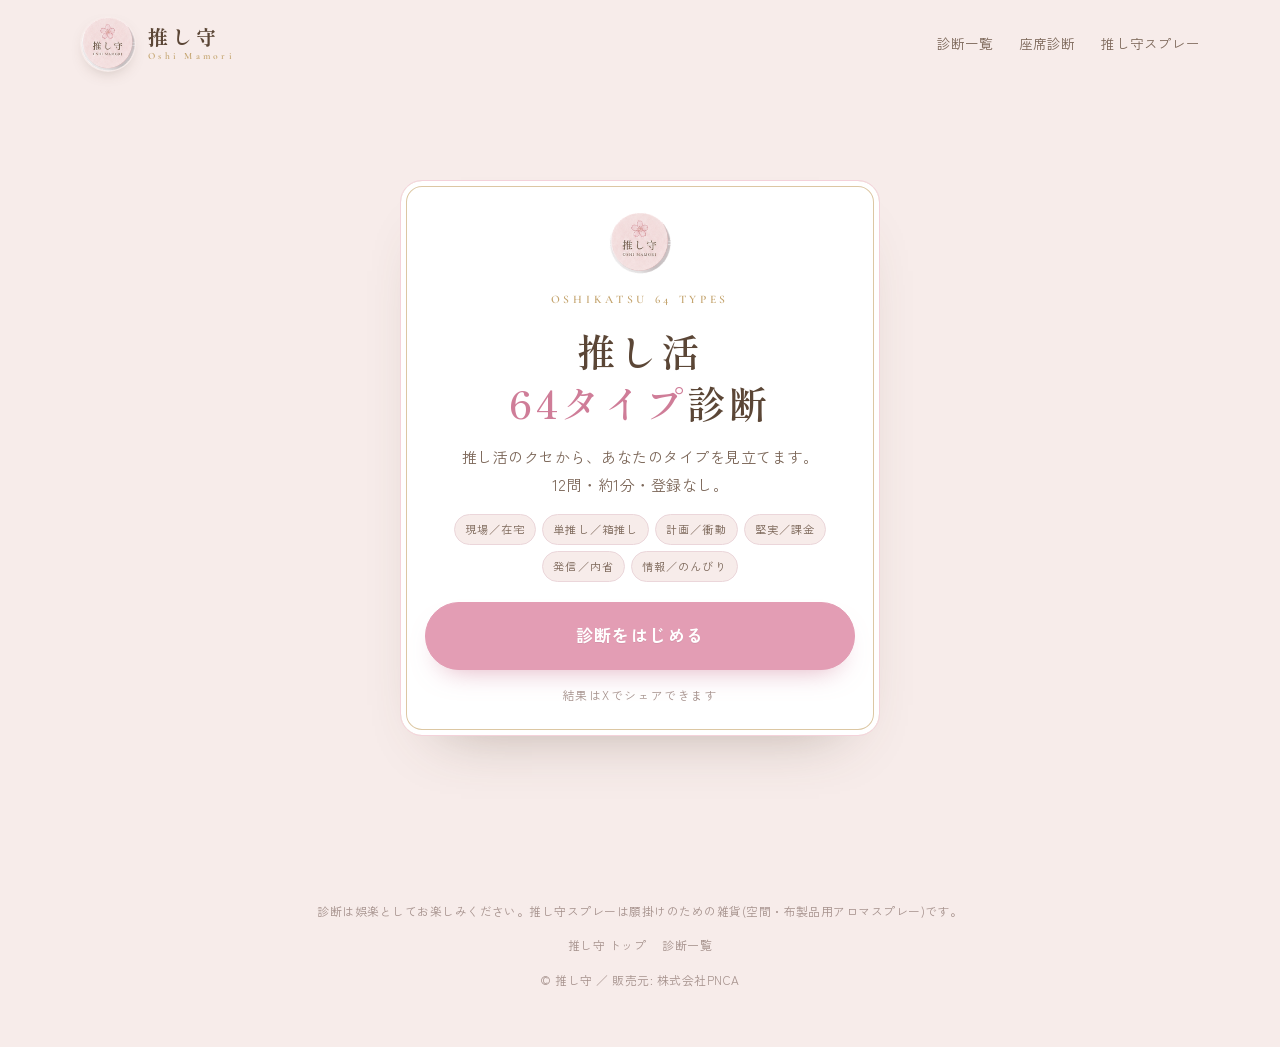
<file: oshimamori/type64.html>
<!doctype html>
<html lang="ja">
<title>推し活64タイプ診断</title>
<meta charset="utf-8">
<link rel="canonical" href="https://pnca.co.jp/oshimamori/type64.html">
<meta name="viewport" content="width=device-width, initial-scale=1">
<link rel="preconnect" href="https://fonts.googleapis.com">
<link rel="stylesheet" href="https://fonts.googleapis.com/css2?family=Shippori+Mincho:wght@500;600;700;800&family=Zen+Kaku+Gothic+New:wght@400;500;700&family=Cormorant+Garamond:wght@500;600&display=swap">
<style>
  /* 単一テーマ(ブランドの桜色の紙に固定)。写真の地色と揃えるため色は固定値 */
  :root{
    --paper:#F7ECEA;        /* ラベル写真の地色 */
    --paper-deep:#F3E1E2;
    --shiro:#FBFAFB;        /* OPP写真の地色 */
    --momo:#E39DB4;         /* 水引の桃 */
    --momo-deep:#CF7D98;
    --momo-soft:#F4D2DA;
    --kin:#C4A46E;          /* 金 */
    --kin-line:#DCC7A3;
    --cha:#5B4636;          /* 焦げ茶 */
    --cha-2:#7C6759;
    --muted:#A6928D;
    --line:#EBD6DA;
    --shadow:0 30px 60px -40px rgba(91,70,54,.45);
  }
  *{box-sizing:border-box}
  html{-webkit-text-size-adjust:100%; scroll-behavior:smooth; color-scheme:light}
  body{
    margin:0; background:var(--paper); color:var(--cha);
    font-family:"Zen Kaku Gothic New","Hiragino Sans","Hiragino Kaku Gothic ProN","Yu Gothic",sans-serif;
    font-size:16px; line-height:1.9; letter-spacing:.03em; -webkit-font-smoothing:antialiased;
  }
  h1,h2,h3,.mincho{
    font-family:"Shippori Mincho","Hiragino Mincho ProN","Yu Mincho","Noto Serif JP",serif;
    font-weight:600; letter-spacing:.08em; text-wrap:balance; margin:0; color:var(--cha);
  }
  .latin{font-family:"Cormorant Garamond","Times New Roman",serif; font-weight:600; letter-spacing:.32em; text-transform:uppercase; color:var(--kin); font-size:.72rem}
  p{margin:0}
  a{color:inherit}
  img{max-width:100%; display:block}
  button{font:inherit; color:inherit; cursor:pointer}
  :focus-visible{outline:2px solid var(--momo-deep); outline-offset:3px; border-radius:4px}
  .hidden{display:none!important}
  .wrap{width:min(100% - 44px, 1120px); margin-inline:auto}
  .narrow{width:min(100% - 44px, 600px); margin-inline:auto}
  .hair{height:1px; background:var(--kin-line); border:0; margin:0}

  /* ---------- header ---------- */
  .top{display:flex; align-items:center; justify-content:space-between; padding:16px 0 8px}
  .logo{display:flex; align-items:center; gap:12px; text-decoration:none}
  .logo img{width:56px; height:56px; border-radius:50%; box-shadow:0 6px 16px -8px rgba(91,70,54,.35)}
  .wordmark{font-family:"Shippori Mincho",serif; font-weight:700; font-size:1.25rem; letter-spacing:.2em; line-height:1}
  .wordmark small{display:block; font-family:"Cormorant Garamond",serif; font-weight:600; font-size:.6rem; letter-spacing:.34em; color:var(--kin); margin-top:5px}
  .top nav{display:flex; gap:26px; font-size:.84rem; letter-spacing:.08em}
  .top nav a{text-decoration:none; color:var(--cha-2)}
  @media (max-width:700px){ .top nav{display:none} .logo img{width:48px;height:48px} }

  /* ---------- hero ---------- */
  .hero{position:relative; padding:24px 0 40px; overflow:hidden}
  .hero-grid{display:grid; gap:24px; align-items:center}
  @media (min-width:900px){ .hero-grid{grid-template-columns:1fr 1fr; gap:24px; min-height:640px} }
  .hero-copy{display:grid; gap:22px; align-content:center}
  .hero h1{font-size:clamp(2.1rem, 5.2vw, 3.6rem); line-height:1.5; font-weight:600; letter-spacing:.12em}
  .hero h1 em{font-style:normal; color:var(--momo-deep)}
  @media (min-width:900px){
    .hero-copy{grid-template-columns:auto 1fr; gap:36px; align-items:start}
    .hero h1{writing-mode:vertical-rl; text-orientation:mixed; height:380px; line-height:1.85; letter-spacing:.2em; font-size:clamp(2.2rem, 3.6vw, 3.1rem)}
    .hero-sub{padding-top:14px; align-self:end}
  }
  .lede{color:var(--cha-2); max-width:30em; font-size:.98rem}
  .cta-row{display:flex; flex-wrap:wrap; gap:12px 18px; align-items:center; margin-top:22px}
  .btn{
    display:inline-flex; align-items:center; justify-content:center; gap:.5em;
    padding:15px 30px; border-radius:999px; border:1px solid var(--momo); background:var(--momo); color:#fff;
    font-weight:700; font-size:.98rem; letter-spacing:.08em; text-decoration:none; text-shadow:0 1px 0 rgba(0,0,0,.06);
    transition:transform .18s ease, box-shadow .18s ease, background .18s ease;
    box-shadow:0 14px 28px -16px rgba(207,125,152,.7);
  }
  .btn:hover{transform:translateY(-1px); background:var(--momo-deep); border-color:var(--momo-deep)}
  .btn.ghost{background:transparent; color:var(--cha); border-color:var(--kin); box-shadow:none}
  .btn.ghost:hover{background:#fff}
  .btn.small{padding:11px 20px; font-size:.88rem}
  .btn.x{background:#1d1d1f; border-color:#1d1d1f; box-shadow:none}
  .cta-note{font-size:.76rem; color:var(--muted); letter-spacing:.06em}

  .banners{display:flex; gap:10px; margin-top:8px}
  .banner{
    writing-mode:vertical-rl; font-family:"Shippori Mincho",serif; font-weight:600; font-size:.84rem; letter-spacing:.32em;
    padding:16px 9px 22px; background:#FBF3F3; color:var(--cha); border:1px solid var(--momo-soft);
    border-radius:3px; position:relative; min-height:124px; line-height:1;
    box-shadow:inset 0 0 0 3px #FBF3F3, inset 0 0 0 4px var(--kin-line);
  }
  .banner::before{content:""; position:absolute; top:-6px; left:50%; width:7px; height:7px; margin-left:-3.5px; border-radius:50%; background:var(--kin)}
  .banner::after{content:""; position:absolute; bottom:-14px; left:50%; width:2px; height:14px; margin-left:-1px; background:var(--momo)}

  .hero-art{position:relative; height:520px}
  @media (min-width:900px){ .hero-art{height:640px} }
  .hero-art .tag{position:absolute; right:4%; top:0; width:46%; max-width:300px; transform:rotate(6deg); transform-origin:top center; filter:drop-shadow(0 30px 30px rgba(91,70,54,.14))}
  .hero-art .bottle{position:absolute; left:12%; bottom:0; width:30%; max-width:180px; filter:drop-shadow(0 30px 30px rgba(91,70,54,.16))}
  .hero-art canvas{position:absolute; inset:0; width:100%; height:100%; pointer-events:none}
  @media (max-width:899px){
    .hero-art{height:440px}
    .hero-art .tag{right:6%; width:44%}
    .hero-art .bottle{left:10%; width:32%}
  }

  /* ---------- sections ---------- */
  section{padding:88px 0}
  @media (max-width:700px){ section{padding:60px 0} }
  .sec-head{margin-bottom:34px; text-align:center}
  .sec-head .latin{display:block; margin-bottom:12px}
  .sec-head h2{font-size:clamp(1.6rem, 3.4vw, 2.3rem); line-height:1.6}
  .sec-head p{color:var(--cha-2); margin:14px auto 0; max-width:34em; font-size:.96rem}
  .shiro{background:var(--shiro)}

  /* ---------- concept ---------- */
  .concept{padding:0 0 88px}
  .concept .store{width:100%; aspect-ratio:21/9; object-fit:cover; object-position:center 40%}
  @media (max-width:700px){ .concept .store{aspect-ratio:4/3} .concept{padding-bottom:60px} }
  .concept .st{ text-align:center; padding:56px 22px 0; display:grid; gap:14px; justify-items:center}
  .concept h2{font-size:clamp(1.5rem, 3.2vw, 2.2rem); line-height:1.7}
  .concept p{color:var(--cha-2); max-width:34em}
  .motifs{display:flex; gap:28px; justify-content:center; margin-top:18px; font-size:.72rem; letter-spacing:.14em; color:var(--muted)}
  .motifs span{display:grid; justify-items:center; gap:6px}
  .motifs svg{width:32px; height:32px}

  /* ---------- product ---------- */
  .prod{display:grid; gap:36px; align-items:center}
  @media (min-width:860px){ .prod{grid-template-columns:.9fr 1.1fr; gap:56px} }
  .prod .photo{position:relative}
  .prod .photo img{width:min(100%, 380px); margin-inline:auto; filter:drop-shadow(0 40px 40px rgba(91,70,54,.14))}
  .prod h2{font-size:clamp(1.8rem, 3.6vw, 2.5rem); margin:10px 0 14px}
  .prod .copy{color:var(--cha-2); max-width:32em}
  .spec{display:grid; grid-template-columns:auto 1fr; gap:6px 18px; font-size:.86rem; margin:26px 0 22px; border-top:1px solid var(--kin-line); padding-top:18px}
  .spec dt{color:var(--muted); margin:0; white-space:nowrap; letter-spacing:.1em} .spec dd{margin:0; color:var(--cha-2)}
  .price{font-family:"Shippori Mincho",serif; font-weight:700; font-size:1.5rem; font-variant-numeric:tabular-nums; letter-spacing:.04em}
  .price small{font-family:"Zen Kaku Gothic New",sans-serif; font-weight:500; font-size:.72rem; color:var(--muted); margin-left:8px; letter-spacing:.06em}
  .label-back{margin-top:64px; display:grid; gap:12px; justify-items:center}
  .label-back img{width:min(100%, 640px); border-radius:8px; box-shadow:var(--shadow)}
  .cap{font-size:.74rem; color:var(--muted); letter-spacing:.12em}

  /* ---------- quiz ---------- */
  .card{background:#fff; border:1px solid var(--momo-soft); border-radius:18px; box-shadow:inset 0 0 0 5px #fff, inset 0 0 0 6px var(--kin-line), var(--shadow); overflow:hidden}
  .card-head{display:grid; justify-items:center; padding:26px 22px 0}
  .card-head img{width:64px; height:64px; border-radius:50%}
  .quiz-intro{padding:16px 22px 32px; text-align:center}
  .quiz-intro h3{font-size:1.3rem; margin-bottom:8px}
  .quiz-intro p{color:var(--cha-2); margin-bottom:22px; font-size:.94rem}
  .q-body{padding:26px 24px 24px}
  .progress{display:flex; align-items:center; justify-content:space-between; gap:12px; margin-bottom:20px}
  .cord{display:flex; gap:5px; flex:1}
  .cord i{height:4px; flex:1; border-radius:99px; background:var(--line)}
  .cord i.on{background:var(--kin-line)}
  .cord i.now{background:var(--momo)}
  .qno{font-family:"Shippori Mincho",serif; font-size:.82rem; letter-spacing:.14em; color:var(--muted); white-space:nowrap}
  .q-text{font-family:"Shippori Mincho",serif; font-size:1.18rem; line-height:1.7; font-weight:600; margin-bottom:18px}
  .answers{display:grid; gap:10px}
  .ans{
    text-align:left; padding:14px 16px; border-radius:12px; border:1px solid var(--line); background:var(--paper);
    line-height:1.55; font-size:.95rem; display:flex; gap:12px; align-items:flex-start;
    transition:border-color .12s ease, transform .12s ease, background .12s ease;
  }
  .ans:hover{border-color:var(--momo); background:#fff; transform:translateX(2px)}
  .ans .k{font-family:"Shippori Mincho",serif; color:var(--momo-deep); font-weight:700; flex:none; width:1.4em}
  .q-foot{display:flex; justify-content:space-between; align-items:center; margin-top:16px; font-size:.8rem; color:var(--muted)}
  .link-btn{background:none; border:0; padding:0; color:var(--muted); text-decoration:underline; text-underline-offset:3px}
  .link-btn:disabled{opacity:.35; text-decoration:none; cursor:default}

  /* ---------- 札(CSS) ---------- */
  .fuda{
    --w:84px; width:var(--w); aspect-ratio:3/5; position:relative; display:grid; place-items:center;
    background:#FBEEF0; clip-path:polygon(0 12%, 50% 0, 100% 12%, 100% 100%, 0 100%);
    border-radius:0 0 4px 4px;
  }
  .fuda::before{content:""; position:absolute; inset:5px; clip-path:polygon(0 12%, 50% 0, 100% 12%, 100% 100%, 0 100%); border:1px solid var(--kin-line); pointer-events:none}
  .fuda .t{writing-mode:vertical-rl; font-family:"Shippori Mincho",serif; font-weight:700; font-size:calc(var(--w) * .2); letter-spacing:.2em; color:var(--cha); line-height:1; margin-top:8%}
  .fuda .sk{position:absolute; width:22%; opacity:.8}
  .fuda .sk.a{left:6%; top:16%} .fuda .sk.b{right:6%; bottom:8%}
  .fuda-wrap{display:grid; justify-items:center; gap:0}
  .fuda-wrap .string{width:2px; height:16px; background:var(--momo)}
  .fuda-wrap{filter:drop-shadow(0 10px 12px rgba(91,70,54,.14))}

  /* ---------- result ---------- */
  .result-card{background:#fff; border:1px solid var(--momo-soft); border-radius:18px; box-shadow:inset 0 0 0 5px #fff, inset 0 0 0 6px var(--kin-line), var(--shadow); overflow:hidden; position:relative}
  .rc-top{background:var(--paper); padding:28px 26px 22px 26px; position:relative; min-height:220px; display:grid; align-content:end}
  .rc-top .lbl{font-size:.68rem; letter-spacing:.26em; color:var(--momo-deep); margin-bottom:8px}
  .rc-top .tname{font-family:"Shippori Mincho",serif; font-weight:700; font-size:clamp(1.9rem, 7vw, 2.6rem); line-height:1.25; letter-spacing:.06em; max-width:70%}
  .rc-top .tkana{font-size:.72rem; letter-spacing:.24em; color:var(--cha-2); margin-top:8px}
  .rc-top .bottle{position:absolute; right:18px; top:-12px; width:76px; filter:drop-shadow(0 16px 16px rgba(91,70,54,.16))}
  .rc-top .sk{position:absolute; width:40px; opacity:.7} .rc-top .sk.a{left:10px; top:12px} .rc-top .sk.b{right:120px; top:26px; width:26px}
  .rc-body{padding:22px 26px 18px}
  .rc-catch{font-family:"Shippori Mincho",serif; font-size:1.1rem; font-weight:600; margin-bottom:16px}
  .rc-catch::before{content:"「"} .rc-catch::after{content:"」"}
  .omikuji{display:grid; grid-template-columns:repeat(3,1fr); gap:6px 12px; margin:0; padding:14px 0; border-block:1px solid var(--line)}
  .omikuji div{display:flex; justify-content:space-between; align-items:baseline; font-size:.76rem; color:var(--cha-2); gap:6px}
  .omikuji dt,.omikuji dd{margin:0}
  .omikuji dd{font-family:"Shippori Mincho",serif; font-weight:700; font-size:.95rem; color:var(--cha)}
  .omikuji dd.top{color:var(--momo-deep)}
  .rc-need{display:flex; align-items:center; gap:18px; padding-top:16px}
  .rc-need .fuda{--w:58px}
  .rc-need .lbl{font-size:.66rem; letter-spacing:.2em; color:var(--muted); display:block; margin-bottom:2px}
  .rc-need .mname{font-family:"Shippori Mincho",serif; font-weight:700; font-size:1.5rem; color:var(--momo-deep); letter-spacing:.1em; line-height:1.2}
  .rc-need .mread{font-size:.7rem; color:var(--muted); letter-spacing:.14em; margin-top:4px}
  .rc-foot{display:flex; justify-content:space-between; align-items:center; padding:10px 26px 14px; border-top:1px solid var(--line); font-size:.7rem; color:var(--muted); letter-spacing:.12em}
  .rc-foot b{font-family:"Shippori Mincho",serif; color:var(--cha); letter-spacing:.16em; font-weight:600}

  .result-note{margin:26px 0 0}
  .result-note h3{font-size:1.05rem; margin-bottom:8px}
  .result-note p{color:var(--cha-2); font-size:.95rem}
  .kotoba{margin-top:18px; padding:18px; border-radius:12px; background:#fff; border:1px solid var(--line); text-align:center}
  .kotoba .lbl{font-size:.66rem; letter-spacing:.22em; color:var(--momo-deep); display:block; margin-bottom:4px}
  .kotoba .t{font-family:"Shippori Mincho",serif; font-weight:600; font-size:1.05rem}
  .lucky{margin-top:12px; padding:12px 16px; border-left:2px solid var(--kin); font-size:.9rem}
  .lucky .lbl{font-size:.66rem; letter-spacing:.18em; color:var(--muted); display:block}
  .share{margin-top:26px; display:grid; gap:10px}
  .share .btn{width:100%}
  .share-hint{font-size:.76rem; color:var(--muted); text-align:center}
  .rec{margin-top:36px; display:grid; grid-template-columns:96px 1fr; gap:22px; align-items:center; padding:22px; background:#fff; border:1px solid var(--line); border-radius:16px}
  .rec img{width:100%; filter:drop-shadow(0 16px 16px rgba(91,70,54,.14))}
  .rec h3{font-size:1.25rem; margin:2px 0 6px}
  .rec p{font-size:.88rem; color:var(--cha-2)}
  .again{display:flex; justify-content:center; margin-top:26px; font-size:.9rem}

  /* ---------- 願い札 ---------- */
  .negai{display:grid; grid-template-columns:repeat(6,1fr); gap:18px}
  @media (max-width:900px){ .negai{grid-template-columns:repeat(3,1fr)} }
  @media (max-width:520px){ .negai{grid-template-columns:repeat(2,1fr); gap:16px} }
  .negai article{display:grid; justify-items:center; text-align:center; gap:10px}
  .negai .fuda{--w:96px}
  .negai h3{font-size:1.02rem; letter-spacing:.14em; margin-top:6px}
  .negai .rd{font-size:.64rem; letter-spacing:.16em; color:var(--muted); display:block; margin-top:2px}
  .negai .kt{font-size:.8rem; color:var(--cha-2); line-height:1.7}

  /* ---------- series ---------- */
  .series{display:grid; grid-template-columns:repeat(3,1fr); gap:22px}
  @media (max-width:760px){ .series{grid-template-columns:1fr; gap:34px} }
  .s-item{display:grid; gap:12px; text-align:center}
  .s-item figure{margin:0; aspect-ratio:4/5; border-radius:16px; overflow:hidden; display:grid; place-items:center; background:var(--shiro)}
  .s-item figure img{width:100%; height:100%; object-fit:contain; transition:transform .5s ease}
  .s-item:hover figure img{transform:scale(1.03)}
  .s-item h3{font-size:1.1rem; margin-top:6px}
  .s-item .latin{display:block; margin-top:4px}
  .s-item p{font-size:.86rem; color:var(--cha-2)}
  .tag-pill{display:inline-block; font-size:.66rem; letter-spacing:.18em; padding:4px 12px; border-radius:999px; border:1px solid var(--kin-line); color:var(--kin); justify-self:center}

  /* ---------- how ---------- */
  .steps{display:grid; grid-template-columns:repeat(3,1fr); gap:0}
  @media (max-width:760px){ .steps{grid-template-columns:1fr} }
  .step{padding:26px 26px; text-align:center; border-left:1px solid var(--kin-line)}
  .step:first-child{border-left:0}
  @media (max-width:760px){ .step{border-left:0; border-top:1px solid var(--kin-line)} .step:first-child{border-top:0} }
  .step .n{font-family:"Shippori Mincho",serif; font-size:1.6rem; font-weight:600; color:var(--momo-deep); line-height:1}
  .step h3{font-size:1.05rem; margin:10px 0 6px}
  .step p{font-size:.88rem; color:var(--cha-2)}

  /* ---------- world ---------- */
  .world{display:grid; grid-template-columns:1fr 1fr; gap:18px}
  @media (max-width:640px){ .world{grid-template-columns:1fr} }
  .world figure{margin:0; border-radius:16px; overflow:hidden; box-shadow:var(--shadow)}
  .world img{width:100%; aspect-ratio:6/5; object-fit:cover}
  .world figcaption{font-size:.74rem; color:var(--muted); letter-spacing:.12em; padding:10px 4px 0}

  /* ---------- faq / footer ---------- */
  .faq{display:grid; gap:0; max-width:720px; margin-inline:auto; border-top:1px solid var(--kin-line)}
  details{border-bottom:1px solid var(--kin-line); padding:0 6px}
  summary{cursor:pointer; padding:18px 0; font-weight:600; list-style:none; display:flex; justify-content:space-between; gap:12px; font-family:"Shippori Mincho",serif; letter-spacing:.06em}
  summary::-webkit-details-marker{display:none}
  summary::after{content:"＋"; color:var(--kin); font-weight:400}
  details[open] summary::after{content:"－"}
  details p{padding:0 0 18px; color:var(--cha-2); font-size:.92rem}
  footer{padding:36px 0 56px; font-size:.74rem; color:var(--muted); display:grid; gap:12px; text-align:center; justify-items:center}
  footer img{width:48px; height:48px; border-radius:50%}
  footer .disc{max-width:60em}
  footer nav{display:flex; flex-wrap:wrap; gap:16px; justify-content:center}
  footer nav a{text-decoration:none}

  .toast{position:fixed; left:50%; bottom:28px; transform:translateX(-50%) translateY(20px); opacity:0; background:var(--cha); color:#fff; padding:10px 18px; border-radius:999px; font-size:.85rem; pointer-events:none; transition:opacity .2s ease, transform .2s ease; z-index:9}
  .toast.show{opacity:1; transform:translateX(-50%) translateY(0)}
  .reveal{animation:rise .6s cubic-bezier(.2,.7,.2,1) both}
  @keyframes rise{from{opacity:.001; transform:translateY(16px)} to{opacity:1; transform:none}}
  @media (prefers-reduced-motion: reduce){ *{animation:none!important; transition:none!important} }

  /* ---------- 診断メニュー(LP導線+ハブ共通) ---------- */
  .menu{display:grid; gap:14px}
  .menu-3{grid-template-columns:repeat(3,1fr)}
  @media (max-width:820px){ .menu-3{grid-template-columns:1fr} }
  .m-item{
    display:grid; grid-template-columns:52px 1fr auto; gap:16px; align-items:center; text-decoration:none;
    padding:18px 20px; background:#fff; border:1px solid var(--line); border-radius:16px;
    transition:transform .18s ease, box-shadow .18s ease, border-color .18s ease;
  }
  .m-item:hover{transform:translateY(-2px); box-shadow:var(--shadow); border-color:var(--momo-soft)}
  .seal{
    width:52px; height:52px; border-radius:50%; display:grid; place-items:center; background:var(--paper);
    font-family:"Shippori Mincho",serif; font-weight:700; font-size:1.3rem; color:var(--momo-deep);
    box-shadow:inset 0 0 0 1px var(--kin-line), inset 0 0 0 4px var(--paper), inset 0 0 0 5px var(--kin-line);
  }
  .m-body h3{font-size:1.05rem; margin:2px 0 4px; letter-spacing:.06em}
  .m-body p{font-size:.84rem; color:var(--cha-2); line-height:1.7}
  .m-status{display:inline-block; font-size:.62rem; letter-spacing:.18em; padding:2px 9px; border-radius:999px; border:1px solid var(--kin-line); color:var(--kin)}
  .m-status.on{background:var(--momo); border-color:var(--momo); color:#fff}
  .m-arrow{font-family:"Cormorant Garamond",serif; font-size:1.3rem; color:var(--kin)}
  .m-item.soon{opacity:.85}

  /* ---------- ハブ ---------- */
  .hub-hero{padding:24px 0 8px; text-align:center; display:grid; gap:10px; justify-items:center}
  .hub-hero h1{font-size:clamp(1.8rem, 4.4vw, 2.6rem); line-height:1.5; letter-spacing:.14em}
  .hub-hero p{color:var(--cha-2); max-width:32em}
  .back{font-size:.82rem; color:var(--cha-2); text-decoration:none; letter-spacing:.06em}
  .back:hover{color:var(--momo-deep)}

  /* ---------- 座席診断フォーム・結果 ---------- */
  .form{display:grid; gap:20px; padding:18px 24px 28px}
  .f-row{display:grid; gap:8px}
  .f-label{font-family:"Shippori Mincho",serif; font-size:.82rem; letter-spacing:.16em; color:var(--momo-deep); font-weight:600}
  .form select,.form input[type=text],.form input[type=number]{font:inherit; font-size:.95rem; padding:12px 14px; border:1px solid var(--line); border-radius:12px; background:var(--paper); color:var(--cha); width:100%; -webkit-appearance:none; appearance:none}
  .form select{background-image:linear-gradient(45deg, transparent 50%, var(--kin) 50%), linear-gradient(135deg, var(--kin) 50%, transparent 50%); background-position:calc(100% - 20px) 55%, calc(100% - 14px) 55%; background-size:6px 6px; background-repeat:no-repeat}
  .form input::placeholder{color:var(--muted)}
  .f-grid{display:grid; grid-template-columns:1fr 1fr; gap:10px}
  .choice{display:grid; grid-template-columns:1fr 1fr; gap:8px}
  .choice button{padding:11px 12px; border-radius:12px; border:1px solid var(--line); background:var(--paper); font-size:.88rem; text-align:left; line-height:1.4; transition:border-color .12s ease, background .12s ease}
  .choice button:hover{border-color:var(--momo)}
  .choice button.on{border-color:var(--momo); background:#fff; box-shadow:inset 0 0 0 1px var(--momo); color:var(--cha)}
  .check{display:flex; gap:8px; align-items:center; font-size:.9rem; color:var(--cha-2)}
  .check input{width:18px; height:18px; accent-color:var(--momo-deep)}
  .seat-hero{border-radius:16px; overflow:hidden; box-shadow:var(--shadow); background:#1a1020}
  .seat-hero img{width:100%; display:block; aspect-ratio:16/9; object-fit:cover}
  .info{display:grid; grid-template-columns:1fr 1fr; gap:12px 18px; margin:18px 0 0; padding-top:16px; border-top:1px solid var(--line); font-size:.86rem}
  .info div{display:grid; gap:2px}
  .info dt{color:var(--muted); font-size:.66rem; letter-spacing:.18em; margin:0}
  .info dd{margin:0; color:var(--cha-2); line-height:1.6}
  .thumbs{display:grid; grid-template-columns:repeat(3,1fr); gap:10px; margin:18px auto 0; max-width:760px; width:100%}
  .thumbs img{width:100%; aspect-ratio:16/9; object-fit:cover; border-radius:10px; box-shadow:var(--shadow)}
  @media (max-width:520px){ .f-grid,.choice,.info{grid-template-columns:1fr} }

  /* ---------- アプリ型(64タイプ診断) ---------- */
  .app{padding:12px 0 40px}
  .screen{width:min(100% - 32px, 480px); margin-inline:auto}
  .app-card{background:#fff; border:1px solid var(--momo-soft); border-radius:22px; box-shadow:inset 0 0 0 5px #fff, inset 0 0 0 6px var(--kin-line), var(--shadow); padding:30px 24px 28px; display:grid; gap:14px; justify-items:center; text-align:center}
  .app-card .latin{display:block}
  .app-logo{width:64px; height:64px; border-radius:50%}
  .app-card h1{font-size:clamp(1.9rem, 7vw, 2.4rem); line-height:1.35; letter-spacing:.1em}
  .app-card h1 em{font-style:normal; color:var(--momo-deep)}
  .app-lede{color:var(--cha-2); font-size:.94rem}
  .pill-row{display:flex; flex-wrap:wrap; gap:6px; justify-content:center}
  .pill{font-size:.7rem; letter-spacing:.1em; padding:4px 10px; border-radius:999px; border:1px solid var(--line); color:var(--cha-2); background:var(--paper)}
  .pill.on{border-color:var(--momo); color:var(--momo-deep); background:#fff}
  .btn.big{width:100%; padding:17px 30px; font-size:1.05rem; margin-top:6px}
  .app-card .progress{width:100%}
  .app-card .q-text.big{font-size:1.25rem; text-align:left; width:100%; margin-bottom:6px}
  .app-card .answers{width:100%}
  .app-card .q-foot{width:100%}
  .result64{gap:10px; padding-top:26px}
  .r-no{font-family:"Cormorant Garamond",serif; font-weight:600; letter-spacing:.2em; color:var(--kin); font-size:.9rem}
  .r-name{font-size:clamp(1.7rem, 7vw, 2.3rem); line-height:1.3; letter-spacing:.08em; font-weight:700}
  .rare{display:flex; gap:10px; align-items:center; font-size:.8rem; color:var(--cha-2); letter-spacing:.08em}
  .rare .stars{color:var(--kin); letter-spacing:.1em; font-size:1rem}
  .radar{width:100%; max-width:320px; height:auto; margin-top:4px}
  .r-desc{text-align:left; color:var(--cha-2); font-size:.94rem; line-height:1.9; border-top:1px solid var(--line); padding-top:14px; width:100%}
  .result64 .rc-foot{width:100%; padding-inline:0}
  .app .share{margin-top:22px}
  .app .rec{margin-top:24px}

  /* 座席診断の見本: 同じ5枚を複製し、1組分ずつ一定速度で流す */
  .seat-preview{width:100%; min-width:0; margin-top:18px}
  .seat-preview-window{overflow:hidden; width:100%; padding:10px 0 18px}
  .seat-preview-track{display:flex; width:max-content; animation:seat-preview-scroll 45s linear infinite}
  .seat-preview-group{display:flex; flex-shrink:0; gap:16px; padding-right:16px}
  .seat-preview-group img{display:block; flex:none; width:clamp(260px,32vw,360px); height:auto; align-self:flex-start; border-radius:10px; box-shadow:var(--shadow)}
  .seat-preview-window:hover .seat-preview-track{animation-play-state:paused}
  @keyframes seat-preview-scroll{to{transform:translateX(-50%)}}
  @media(prefers-reduced-motion:reduce){
    .seat-preview-window{overflow-x:auto}
    .seat-preview-group[aria-hidden="true"]{display:none}
  }
</style>

<header class="wrap top">
  <a class="logo" href="/oshimamori/" aria-label="推し守 トップへ">
    <img src="/oshimamori/images/869795f54454e77f2167.png" alt="推し守 ロゴ" width="56" height="56">
    <span class="wordmark">推し守<small>Oshi Mamori</small></span>
  </a>
  <nav>
    <a href="/oshimamori/shindan.html#menu">診断一覧</a>
    <a href="/oshimamori/zaseki.html">座席診断</a>
    <a href="/oshimamori/#product">推し守スプレー</a>
  </nav>
</header>

<main id="top" class="app">
  <!-- スタート -->
  <section class="screen" id="sStart">
    <div class="app-card">
      <img class="app-logo" src="/oshimamori/images/869795f54454e77f2167.png" alt="">
      <span class="latin">Oshikatsu 64 Types</span>
      <h1>推し活<br><em>64タイプ</em>診断</h1>
      <p class="app-lede">推し活のクセから、あなたのタイプを見立てます。<br>12問・約1分・登録なし。</p>
      <div class="pill-row"><span class="pill">現場／在宅</span><span class="pill">単推し／箱推し</span><span class="pill">計画／衝動</span><span class="pill">堅実／課金</span><span class="pill">発信／内省</span><span class="pill">情報／のんびり</span></div>
      <button class="btn big" type="button" id="start64">診断をはじめる</button>
      <p class="cap">結果はXでシェアできます</p>
    </div>
  </section>

  <!-- 設問 -->
  <section class="screen hidden" id="sQ">
    <div class="app-card">
      <div class="progress"><div class="cord" id="cord"></div><div class="qno" id="qno"></div></div>
      <p class="q-text big" id="qText"></p>
      <div class="answers" id="answers"></div>
      <div class="q-foot"><button class="link-btn" type="button" id="backBtn">← 前の問いに戻る</button><span id="qHint"></span></div>
    </div>
  </section>

  <!-- 結果 -->
  <section class="screen hidden" id="sR">
    <div class="app-card result64" id="rCard">
      <span class="latin">Your Type</span>
      <div class="r-no" id="rNo"></div>
      <h2 class="r-name" id="rName"></h2>
      <div class="pill-row" id="rPoles"></div>
      <div class="rare" id="rRare"></div>
      <svg class="radar" id="rRadar" viewBox="0 0 300 260" role="img" aria-label="推し活パラメータ"></svg>
      <p class="r-desc" id="rDesc"></p>
      <p id="sharedNote" class="cap hidden">友だちからシェアされた結果です。あなたのタイプも診断してみてください。</p>
      <div class="rc-foot" style="border-top:1px solid var(--line); padding:12px 0 0; margin-top:6px"><b>推し守 診断</b><span class="latin" style="font-size:.6rem">Oshi Mamori</span></div>
    </div>

    <div class="share" style="max-width:440px; margin-inline:auto">
      <a class="btn x" id="shareX" href="#" target="_blank" rel="noopener">𝕏 で結果をシェアする</a>
      <button class="btn ghost" type="button" id="copyBtn">結果のテキストをコピー</button>
      <p class="share-hint">上のカードをスクショして投稿してもOK。</p>
    </div>

    <div class="rec" style="max-width:440px; margin-inline:auto">
      <img src="/oshimamori/images/cb146844c81e447d6eb4.jpg" alt="推し守スプレー">
      <div>
        <span class="latin">Recommend</span>
        <h3>推し守スプレー</h3>
        <p id="pUsage"></p>
        <div class="rc-need" style="padding-top:10px"><div id="rFuda"></div><div><span class="lbl">あなたの願い札</span><div class="mname" id="rMamori"></div><div class="mread" id="rMread"></div></div></div>
        <div class="cta-row" style="margin-top:10px"><a class="btn small" href="/oshimamori/#product">推し守スプレーを見る</a></div>
      </div>
    </div>

    <div class="again"><button class="link-btn" type="button" id="againBtn">もう一度診断する</button> <span style="margin:0 10px;color:var(--kin)">／</span> <a class="back" href="/oshimamori/zaseki.html">座席診断もやる</a></div>
  </section>
</main>

<footer class="wrap">
  <p class="disc">診断は娯楽としてお楽しみください。推し守スプレーは願掛けのための雑貨(空間・布製品用アロマスプレー)です。</p>
  <nav><a href="/oshimamori/">推し守 トップ</a><a href="/oshimamori/shindan.html">診断一覧</a></nav>
  <p>© 推し守 ／ 販売元: 株式会社PNCA</p>
</footer>
<div class="toast" id="toast" role="status" aria-live="polite"></div>

<script>
(function(){
  const $ = id => document.getElementById(id);
  const SAKURA_L = `<path transform="rotate(0)" d="M0 0 C-6 -5 -7 -14 -3 -20 L0 -17 L3 -20 C7 -14 6 -5 0 0Z" fill="#F5CFD9"/><path transform="rotate(72)" d="M0 0 C-6 -5 -7 -14 -3 -20 L0 -17 L3 -20 C7 -14 6 -5 0 0Z" fill="#F5CFD9"/><path transform="rotate(144)" d="M0 0 C-6 -5 -7 -14 -3 -20 L0 -17 L3 -20 C7 -14 6 -5 0 0Z" fill="#F5CFD9"/><path transform="rotate(216)" d="M0 0 C-6 -5 -7 -14 -3 -20 L0 -17 L3 -20 C7 -14 6 -5 0 0Z" fill="#F5CFD9"/><path transform="rotate(288)" d="M0 0 C-6 -5 -7 -14 -3 -20 L0 -17 L3 -20 C7 -14 6 -5 0 0Z" fill="#F5CFD9"/><circle r="2.2" fill="#C4A46E"/>`;
    const WISHES = {
    tousen:  {fuda:'良席祈願',  read:'りょうせききがん', luck:'チケ運',   wish:'チケット当選・良席のご縁', kotoba:'次の現場、良い席で会えますように。', usage:'申込ボタンを押す前に、チケットケースとカバンの内側へひと吹き。'},
    meai:    {fuda:'ファンサ成就', read:'ふぁんさじょうじゅ', luck:'ファンサ運', wish:'ファンサ・レス・目が合うご縁', kotoba:'今日こそ、目が合いますように。', usage:'現場に入る前に、うちわとボードの裏へひと吹き。'},
    sokusai: {fuda:'推し息災',  read:'おしそくさい',   luck:'息災運',   wish:'推しの健康・無事な活動', kotoba:'推しが今日も元気でいられますように。', usage:'配信を見る前に、お部屋のカーテンへひと吹き。'},
    enmusubi:{fuda:'ご縁長久',  read:'ごえんちょうきゅう', luck:'ご縁運',  wish:'推しとの縁が長く続くこと', kotoba:'この縁が、ずっと続きますように。', usage:'推しのぬいやアクスタの定位置へひと吹き。'},
    fukusen: {fuda:'全力応援',  read:'ぜんりょくおうえん', luck:'応援運',  wish:'全力で応援し続けられる余裕', kotoba:'これからも、全力で応援できますように。', usage:'推し活貯金箱と、遠征バッグへひと吹き。'},
    jouka:   {fuda:'厄除開運',  read:'やくよけかいうん', luck:'浄化運',   wish:'落選つづき・沼疲れのリセット', kotoba:'落選つづきの厄を、ここで断ち切れますように。', usage:'落選した日の夜、玄関とお部屋の窓際へひと吹き。'},
  };
  const ORDER = ['tousen','meai','sokusai','enmusubi','fukusen','jouka'];
  const TYPES = {
    tousen:  {type:'全通の申し子', kana:'ぜんつうのもうしご', catch:'現場がすべて。チケットが人生。',
      desc:'当落発表の日は朝からそわそわ。推しに会えた回数が、あなたの幸福度の単位です。推し活は「行く」と決めた瞬間に始まっている。ただし当選運は、使うほど減っていくもの。次の抽選に向けて、運の貯金をしておきましょう。',
      lucky:'当落発表の前夜、推しの曲を三回だけ聴く'},
    meai:    {type:'ファンサ乞い職人', kana:'ふぁんさごいしょくにん', catch:'目が合った、その一秒のために。',
      desc:'うちわの文字、ボードの角度、立ち位置。すべては推しと目が合う一秒のためにある。あなたの推し活は「届かせる」推し活です。願いはもう十分に強い。あとは、それを推しに見つけてもらう運だけ。',
      lucky:'うちわの文字を、一文字だけ大きく書き直す'},
    sokusai: {type:'推しの母', kana:'おしのはは', catch:'元気でいてくれたら、それでいい。',
      desc:'ファンサより睡眠時間。新曲より休養。あなたは推しを「見守る」人です。推しの無事を祈る心は、いちばん静かで、いちばん長く続く推し活。その祈りに、かたちを持たせてあげてください。',
      lucky:'推しの誕生日まであと何日か、数えてみる'},
    enmusubi:{type:'沼の底の住人', kana:'ぬまのそこのじゅうにん', catch:'何年経っても、ここにいる。',
      desc:'気づけば何年も同じ推し。もう家族みたいなもの。あなたの推し活は「続ける」推し活です。流行が変わっても揺れない縁は、それ自体がお守り。切れないように、たまに結び直しましょう。',
      lucky:'いちばん古い推しの写真を、一枚だけ見返す'},
    fukusen: {type:'積み師', kana:'つみし', catch:'愛は、数字で示すもの。',
      desc:'全種コンプの合計金額を、誰より早く計算できる人。あなたの推し活は「捧げる」推し活です。惜しみない愛が推しを支えている。だからこそ、その愛を長く続けられるように、応援の余裕を守っておきましょう。',
      lucky:'推し活貯金箱に、今日の小銭を全部入れる'},
    jouka:   {type:'落選厄の民', kana:'らくせんやくのたみ', catch:'たぶん今、厄がついてる。',
      desc:'落選が続く。欲しいグッズは売り切れ。最近すこし推し活に疲れている。それは愛が減ったのではなく、厄がたまっているだけかもしれません。あなたに必要なのは新しい願いより、いったんのリセットです。',
      lucky:'落選メールを、フォルダごと削除する'},
  };
  const QUESTIONS = [
    {q:'当落発表の日。あなたは?', a:[
      {t:'発表時刻の一時間前からリロード待機', s:{tousen:2}},
      {t:'落ちた時のために一般販売とリセールを調べておく', s:{fukusen:1,tousen:1}},
      {t:'神社に行く。お守りを握る。祈る。', s:{jouka:2}},
      {t:'一緒に申し込んだ友だちの当落のほうが気になる', s:{sokusai:1,enmusubi:1}},
    ]},
    {q:'推しと目が合った(気がする)。その瞬間の心の声は?', a:[
      {t:'「確実に合った。うちわ新調して正解」', s:{meai:2}},
      {t:'「気のせい。でも一生忘れない」', s:{enmusubi:2}},
      {t:'「よかった、今日も元気そう」', s:{sokusai:2}},
      {t:'「この席のために積んだ甲斐があった」', s:{fukusen:1,tousen:1}},
    ]},
    {q:'新グッズ発売のお知らせ。最初にすることは?', a:[
      {t:'全種コンプの合計金額を計算する', s:{fukusen:2}},
      {t:'現場で使えるものだけ買う', s:{tousen:1,meai:1}},
      {t:'推しの分だけ、そっと一個', s:{enmusubi:1,sokusai:1}},
      {t:'「前回のもまだ開けてない…」と我に返る', s:{jouka:2}},
    ]},
    {q:'推しが体調不良でお休み。あなたは?', a:[
      {t:'何より休んでほしい。「ゆっくり休んでね」と投稿', s:{sokusai:2}},
      {t:'復帰の現場は絶対に取ると誓う', s:{tousen:2}},
      {t:'落ち込んで、しばらく何も手につかない', s:{jouka:1,enmusubi:1}},
      {t:'過去のライブ映像を見返して待つ', s:{enmusubi:2}},
    ]},
    {q:'自分の推し活歴を、一言でいうと?', a:[
      {t:'気づいたら何年も同じ推し。もう家族', s:{enmusubi:2}},
      {t:'現場の回数でいえば自信がある', s:{tousen:2}},
      {t:'使った金額でいえば自信がある', s:{fukusen:2}},
      {t:'実は最近、少し疲れている', s:{jouka:2}},
    ]},
    {q:'ライブ当日、持ち物でいちばんこだわるのは?', a:[
      {t:'うちわ・ボード。今日こそファンサをもらう', s:{meai:2}},
      {t:'双眼鏡。推しの表情を一秒も逃さない', s:{sokusai:1,meai:1}},
      {t:'お守り・縁起物。願掛けは大事', s:{jouka:1,tousen:1}},
      {t:'持ち物より交通費。遠征費をどう捻出するか', s:{fukusen:2}},
    ]},
    {q:'推しからのファンサやレス、正直どう思う?', a:[
      {t:'それが目的。人生の栄養', s:{meai:2}},
      {t:'嬉しいけど、遠くから見守るだけで十分', s:{sokusai:1,enmusubi:1}},
      {t:'欲しいけど、自分は運がないと諦めている', s:{jouka:2}},
      {t:'レスより物販。並んででも限定を取る', s:{fukusen:2}},
    ]},
    {q:'来月の推し活、いちばんの願いは?', a:[
      {t:'とにかく当たってほしい', s:{tousen:2}},
      {t:'目が合ってほしい。レスがほしい', s:{meai:2}},
      {t:'推しが元気でいてほしい', s:{sokusai:2}},
      {t:'推しとの縁がこれからも続くように', s:{enmusubi:2}},
    ]},
  ];
  const KANSUJI = ['一','二','三','四','五','六','七','八'];
  const KANA_ABC = ['あ','い','う','え'];


    /* 札(CSS) */
  function fudaHtml(text, w){
    return `<div class="fuda-wrap"><span class="string"></span><div class="fuda"${w?` style="--w:${w}px"`:''}>
      <svg class="sk a" viewBox="-20 -22 40 44">${SAKURA_L}</svg><svg class="sk b" viewBox="-20 -22 40 44">${SAKURA_L}</svg>
      <span class="t">${text}</span></div></div>`;
  }


    /* ===== 推し活64タイプ診断: 6軸 × 12問 ===== */
  /* 軸: FH(現場-/在宅+) TB(単推し-/箱推し+) PS(計画-/衝動+) RK(堅実-/課金+) XQ(発信-/内省+) IC(情報-/のんびり+) */
  const AXES = [
    {id:'FH', neg:'現場派', pos:'在宅派', radar:'現場度'},
    {id:'TB', neg:'単推し', pos:'箱推し', radar:'単推し度'},
    {id:'PS', neg:'計画派', pos:'衝動派', radar:'計画度'},
    {id:'RK', neg:'堅実派', pos:'課金派', radar:'課金度'},
    {id:'XQ', neg:'発信派', pos:'内省派', radar:'発信度'},
    {id:'IC', neg:'情報派', pos:'のんびり派', radar:'情報度'},
  ];
  const Q64 = [
    {q:'カムバ(新譜)が発表された。最初にすることは?', a:[
      {t:'先行のスケジュールと会場を確認する', s:{PS:-1,FH:-1,IC:-1}},
      {t:'一緒に行く友だちに連絡する', s:{FH:-1,XQ:-1}},
      {t:'ティザーを保存して、無言で眺める', s:{XQ:1,TB:-1,FH:1}},
      {t:'「当たったら考える」と思う', s:{PS:1,IC:1}}]},
    {q:'推しの新しいビジュアルが公開された。', a:[
      {t:'全部保存する', s:{XQ:1,IC:-1,FH:1}},
      {t:'感想を即投稿する', s:{XQ:-1}},
      {t:'「他のメンバーもいい…」と気づいてしまう', s:{TB:1,IC:1}},
      {t:'静かに、しばらく見つめる', s:{XQ:1,TB:-1,FH:1}}]},
    {q:'ライブが当たった。遠征は?', a:[
      {t:'ホテルと新幹線を即押さえる', s:{PS:-1,RK:-1}},
      {t:'前日に考える', s:{PS:1}},
      {t:'友だちに任せる', s:{PS:1,IC:1}},
      {t:'行けるなら夜行バスでも行く', s:{FH:-1,PS:1}}]},
    {q:'グッズの販売リストが出た。', a:[
      {t:'必要なものだけ', s:{RK:-1,PS:-1}},
      {t:'推しのものは全部', s:{RK:1,TB:-1}},
      {t:'全員分そろえる', s:{RK:1,TB:1}},
      {t:'気づいたらカートがいっぱい', s:{RK:1,PS:1}}]},
    {q:'推しにファンサをもらった(気がする)。', a:[
      {t:'一生忘れない。誰にも言わない', s:{XQ:1,TB:-1}},
      {t:'即投稿する', s:{XQ:-1,FH:-1}},
      {t:'隣の友だちと叫ぶ', s:{XQ:-1,FH:-1}},
      {t:'「気のせいかも」と冷静に検証する', s:{IC:-1,XQ:1,FH:1}}]},
    {q:'推し以外のメンバーが刺さった瞬間。', a:[
      {t:'浮気じゃない、増えただけ', s:{TB:1,PS:1}},
      {t:'推しは一人。でも、みんな好き', s:{TB:-1,XQ:1}},
      {t:'全員かわいいから問題ない', s:{TB:1,IC:1}},
      {t:'推し以外は、基本見ていない', s:{TB:-1,IC:-1}}]},
    {q:'アルバムが複数形態で出た。', a:[
      {t:'一形態でいい', s:{RK:-1}},
      {t:'推しのフォトカが出るまで買う', s:{RK:1,TB:-1}},
      {t:'全形態そろえる', s:{RK:1,TB:1,PS:-1}},
      {t:'買ってから考える', s:{RK:1,PS:1}}]},
    {q:'推しの出演情報を見つけたら?', a:[
      {t:'カレンダーとリマインダーに即登録', s:{PS:-1,IC:-1}},
      {t:'TLで流れてきたら見る', s:{IC:1,FH:1}},
      {t:'友だちに拡散する', s:{XQ:-1,IC:-1}},
      {t:'録画だけして、見るのは後日', s:{FH:1,IC:1}}]},
    {q:'ライブ前日の夜は?', a:[
      {t:'持ち物リストで最終確認', s:{PS:-1,RK:-1}},
      {t:'うちわを深夜まで作っている', s:{PS:1,FH:-1}},
      {t:'眠れないのでセトリを予想する', s:{IC:-1,XQ:1}},
      {t:'普通に寝る。当日勝負', s:{IC:1,PS:1}}]},
    {q:'推し活のお金の使い方は?', a:[
      {t:'月の上限を決めている', s:{RK:-1,PS:-1}},
      {t:'推しには惜しまない', s:{RK:1}},
      {t:'「これは実質タダ」と唱える', s:{RK:1,PS:1}},
      {t:'現場代は削らず、グッズで調整する', s:{FH:-1,RK:-1}}]},
    {q:'推しの誕生日は?', a:[
      {t:'センイル広告やカフェを企画する', s:{RK:1,XQ:-1,PS:-1}},
      {t:'0時ちょうどに投稿する', s:{XQ:-1,TB:-1}},
      {t:'心の中で全力で祝う', s:{XQ:1,TB:-1}},
      {t:'全員の誕生日を祝っている', s:{TB:1,IC:-1}}]},
    {q:'「推し活」をひとことで言うと?', a:[
      {t:'趣味', s:{RK:-1,IC:1}},
      {t:'生きがい', s:{RK:1,FH:-1}},
      {t:'日常の一部', s:{FH:1,IC:1}},
      {t:'もはや生活', s:{RK:1,IC:-1,FH:-1}}]},
  ];
  /* 64タイプ名: 8グループ(現場/在宅 × 単推し/箱推し × 計画/衝動) × 8(堅実/課金 × 発信/内省 × 情報/のんびり) */
  const NAMES64 = [
    /* 現場・単推し・計画 */ '現場の参謀','遠征しおり職人','静かなる全通者','定刻入場の民','現場の総監督','遠征課金将軍','無言の最前列','全通の申し子',
    /* 現場・単推し・衝動 */ '当日券の勇者','気づいたら現地の人','一人で叫ぶ人','心で泣く現場民','爆レス突撃隊長','うちわ即席職人','沈黙の課金戦士','財布置き忘れ勢',
    /* 現場・箱推し・計画 */ '箱推し広報部長','全員分の席を祈る人','全体演出鑑賞家','平和主義の現場民','グッズ全種の管理人','全員うちわ製作所','静かなる箱推し総帥','全員分積む人',
    /* 現場・箱推し・衝動 */ '現場の沸き師','誰にでも沸く人','心の中で全員推す人','気づいたら推し増し','推し増し中毒','全形態そろえる人','無言で全買いする人','推しの人数を数えない人',
    /* 在宅・単推し・計画 */ '供給監視員','配信定刻視聴者','在宅守護霊','静かに深い人','通販の達人','予約特典の鬼','無言のコンプ勢','表は冷静、中は限界',
    /* 在宅・単推し・衝動 */ 'TL崩壊予報士','「尊い」しか出ない人','見る専の民','毎日心で祈る人','深夜のポチり職人','「実質タダ」教の信者','沈黙の課金職人','実は一番深い人',
    /* 在宅・箱推し・計画 */ '考察班班長','布教資料作成係','全員の誕生日を知る人','箱推し見守り隊','公式グッズ研究員','全員分の応援広告主','静かなる箱推し研究者','全員平等に積む人',
    /* 在宅・箱推し・衝動 */ '供給に毎回大騒ぎ','「無理…」で会話が終わる人','全員かわいい病','のんびり箱推し民','推し増し即課金勢','全員のグッズを買う人','無言で全員推す人','気づけば全員担当',
  ];
  const AXIS_TEXT = {
    FH:['会えるなら行く。推し活の基準は、いつも現場にあります。','現場より供給。画面の向こうの推しを、いちばん丁寧に見ている人です。'],
    TB:['視線は一人に固定。推しの小さな変化を、誰より早く見つけます。','全員好き。誰が前に出ても嬉しい、平和な推し活の持ち主です。'],
    PS:['当落の前から交通とホテルを押さえる、段取りの人。','決めるのは体が先。気づいたら申し込んでいる、直感の人。'],
    RK:['使うところと締めるところが明確。長く続く推し活の型を持っています。','推しに使うお金は必要経費。財布の紐は、推しの前でだけ消えます。'],
    XQ:['感情はSNSへ。あなたの投稿で沸いている人が、たぶん何人もいます。','感情は胸の中へ。言葉にしないぶん、想いは深く沈んでいます。'],
    IC:['公式の更新には誰より早く気づく。情報網が推し活の武器です。','供給は来たときに全力で浴びる。追いかけないぶん、疲れません。'],
  };
  const GROUP_CLOSE = [
    '現場を計画で制する、いちばん頼れるタイプです。','現場に衝動で飛び込む、いちばん熱いタイプです。',
    '全員を段取りよく愛する、現場の良心です。','全員に全力で沸く、現場の太陽です。',
    '在宅で一人を守り続ける、静かな守護神です。','在宅で一人に溺れる、感情の深海です。',
    '全員を研究し、布教する、箱推しの参謀です。','全員に毎回大騒ぎする、供給の民です。',
  ];
  function code64(sc){ // 6bit index: FH,TB,PS,RK,XQ,IC の順で 負=0/正=1(0は負側に倒す)
    return AXES.reduce((acc,a)=> (acc<<1) | (sc[a.id] > 0 ? 1 : 0), 0);
  }
  function poles(idx){ return AXES.map((a,i)=> ((idx >> (5-i)) & 1) ? a.pos : a.neg); }
  function describe(idx, sc){
    const bits = AXES.map((a,i)=> (idx >> (5-i)) & 1);
    const order = AXES.map((a,i)=> [Math.abs(sc ? sc[a.id] : (3-i*.1)), i]).sort((x,y)=> y[0]-x[0]).slice(0,3).map(x=>x[1]).sort();
    return order.map(i => AXIS_TEXT[AXES[i].id][bits[i]]).join('') + GROUP_CLOSE[idx >> 3];
  }
  function radar(sc){ // 各軸を0〜100に(負側が高い=現場度など)
    return AXES.map(a => { const v = sc ? sc[a.id] : 0; const max = 6; const p = Math.round(50 - (v/max)*50); return Math.max(8, Math.min(100, p)); });
  }
  function rarity(sc){ const n = sc ? AXES.filter(a=>Math.abs(sc[a.id])>=4).length : 2; return n<=1?[2,'ふつう']: n<=3?[3,'やや珍しい']: n<=5?[4,'珍しい']:[5,'かなり珍しい']; }
  function wishOf(sc){
    const v = sc || {FH:0,TB:0,PS:0,RK:0,XQ:0,IC:0};
    const w = {
      tousen: -v.FH - v.PS, meai: -v.FH - v.XQ - v.TB*.5, sokusai: v.FH + v.XQ,
      enmusubi: -v.TB + v.XQ*.5 - v.RK*.5, fukusen: v.RK + v.TB*.5 - v.XQ*.5, jouka: v.PS + v.RK*.5 + v.IC*.5,
    };
    return Object.keys(w).reduce((a,b)=> w[b] > w[a] ? b : a, 'tousen');
  }

  const KAN = ['一','二','三','四','五','六','七','八','九','十','十一','十二'];
  const ABC = ['あ','い','う','え'];
  let idx = 0, ans = [];
  const show = id => { ['sStart','sQ','sR'].forEach(s => $(s).classList.toggle('hidden', s!==id)); window.scrollTo({top:0, behavior:'smooth'}); };
  function toast(msg){ const t = $('toast'); t.textContent = msg; t.classList.add('show'); clearTimeout(toast._t); toast._t = setTimeout(()=>t.classList.remove('show'), 1800); }

  function renderQ(){
    const q = Q64[idx];
    $('qno').textContent = KAN[idx] + '問目／十二問';
    $('cord').innerHTML = Q64.map((_,i)=>`<i class="${i<idx?'on':i===idx?'now':''}"></i>`).join('');
    $('qText').textContent = q.q;
    $('answers').innerHTML = q.a.map((a,i)=>`<button class="ans" type="button" data-i="${i}"><span class="k">${ABC[i]}</span><span>${a.t}</span></button>`).join('');
    $('backBtn').disabled = idx===0; $('qHint').textContent = idx===Q64.length-1 ? '最後の問いです' : '直感でどうぞ';
  }
  $('start64').addEventListener('click', ()=>{ idx=0; ans=[]; renderQ(); show('sQ'); });
  $('answers').addEventListener('click', e=>{ const b = e.target.closest('.ans'); if(!b) return; ans[idx] = +b.dataset.i; if(idx < Q64.length-1){ idx++; renderQ(); } else finish(); });
  $('backBtn').addEventListener('click', ()=>{ if(idx>0){ idx--; renderQ(); } });
  $('againBtn').addEventListener('click', ()=>{ history.replaceState(null,'',location.pathname+location.search); show('sStart'); });

  function score(){ const sc = {FH:0,TB:0,PS:0,RK:0,XQ:0,IC:0}; ans.forEach((ai,qi)=>{ const s = Q64[qi].a[ai].s; for(const k in s) sc[k]+=s[k]; }); return sc; }
  function finish(){ const sc = score(); const i = code64(sc); render(i, sc, false); history.replaceState(null,'','#t-'+i); }

  function radarSvg(vals){
    const cx=150, cy=132, R=96, n=vals.length; const pt=(i,r)=>{ const a=-Math.PI/2 + i*2*Math.PI/n; return [cx+Math.cos(a)*r, cy+Math.sin(a)*r]; };
    let s='';
    [25,50,75,100].forEach(p=>{ s += `<polygon points="${vals.map((_,i)=>pt(i,R*p/100).join(',')).join(' ')}" fill="none" stroke="#EBD6DA" stroke-width="1"/>`; });
    vals.forEach((_,i)=>{ const [x,y]=pt(i,R); s += `<line x1="${cx}" y1="${cy}" x2="${x}" y2="${y}" stroke="#EBD6DA" stroke-width="1"/>`; });
    s += `<polygon points="${vals.map((v,i)=>pt(i,R*v/100).join(',')).join(' ')}" fill="#E39DB4" fill-opacity=".45" stroke="#CF7D98" stroke-width="2" stroke-linejoin="round"/>`;
    vals.forEach((v,i)=>{ const [x,y]=pt(i,R*v/100); s += `<circle cx="${x}" cy="${y}" r="3.2" fill="#CF7D98"/>`; });
    vals.forEach((v,i)=>{ const [x,y]=pt(i,R+22); s += `<text x="${x}" y="${y}" text-anchor="middle" dominant-baseline="central" font-size="11" fill="#7C6759" font-family="Zen Kaku Gothic New, sans-serif">${AXES[i].radar}</text><text x="${x}" y="${y+13}" text-anchor="middle" dominant-baseline="central" font-size="10" fill="#CF7D98" font-weight="700" font-family="Shippori Mincho, serif">${v}</text>`; });
    return s;
  }
  function render(i, sc, shared){
    const name = NAMES64[i], pl = poles(i), w = WISHES[wishOf(sc)];
    $('rNo').textContent = 'No.' + String(i+1).padStart(2,'0') + ' ／ 64';
    $('rName').textContent = name;
    $('rPoles').innerHTML = pl.map(p=>`<span class="pill on">${p}</span>`).join('');
    const [stars, label] = rarity(sc);
    $('rRare').innerHTML = `<span class="stars">${'★'.repeat(stars)}${'☆'.repeat(5-stars)}</span><span>レア度: ${label}</span>`;
    $('rRadar').innerHTML = radarSvg(radar(sc));
    $('rDesc').textContent = describe(i, sc);
    $('sharedNote').classList.toggle('hidden', !shared);
    $('rFuda').innerHTML = fudaHtml(w.fuda, 58); $('rMamori').textContent = w.fuda; $('rMread').textContent = w.read;
    $('pUsage').textContent = `${name}のあなたへ。${w.usage}`;
    const url = location.origin + location.pathname + '#t-' + i;
    const text = `推し活64タイプ診断の結果は【${name}】でした🌸\n${pl.join('・')}\n#推し守 #推し活64タイプ診断`;
    $('shareX').href = 'https://twitter.com/intent/tweet?text=' + encodeURIComponent(text) + '&url=' + encodeURIComponent(url);
    $('copyBtn').onclick = async ()=>{ try{ await navigator.clipboard.writeText(text + '\n' + url); toast('コピーしました'); } catch(e){ toast('コピーできませんでした。長押しで選択してください'); } };
    const c = $('rCard'); c.classList.remove('reveal'); void c.offsetWidth; c.classList.add('reveal');
    show('sR');
  }
  const m = location.hash.match(/^#t-(\d{1,2})$/);
  if(m && NAMES64[+m[1]]) render(+m[1], null, true);
})();
</script>

</html>
</file>
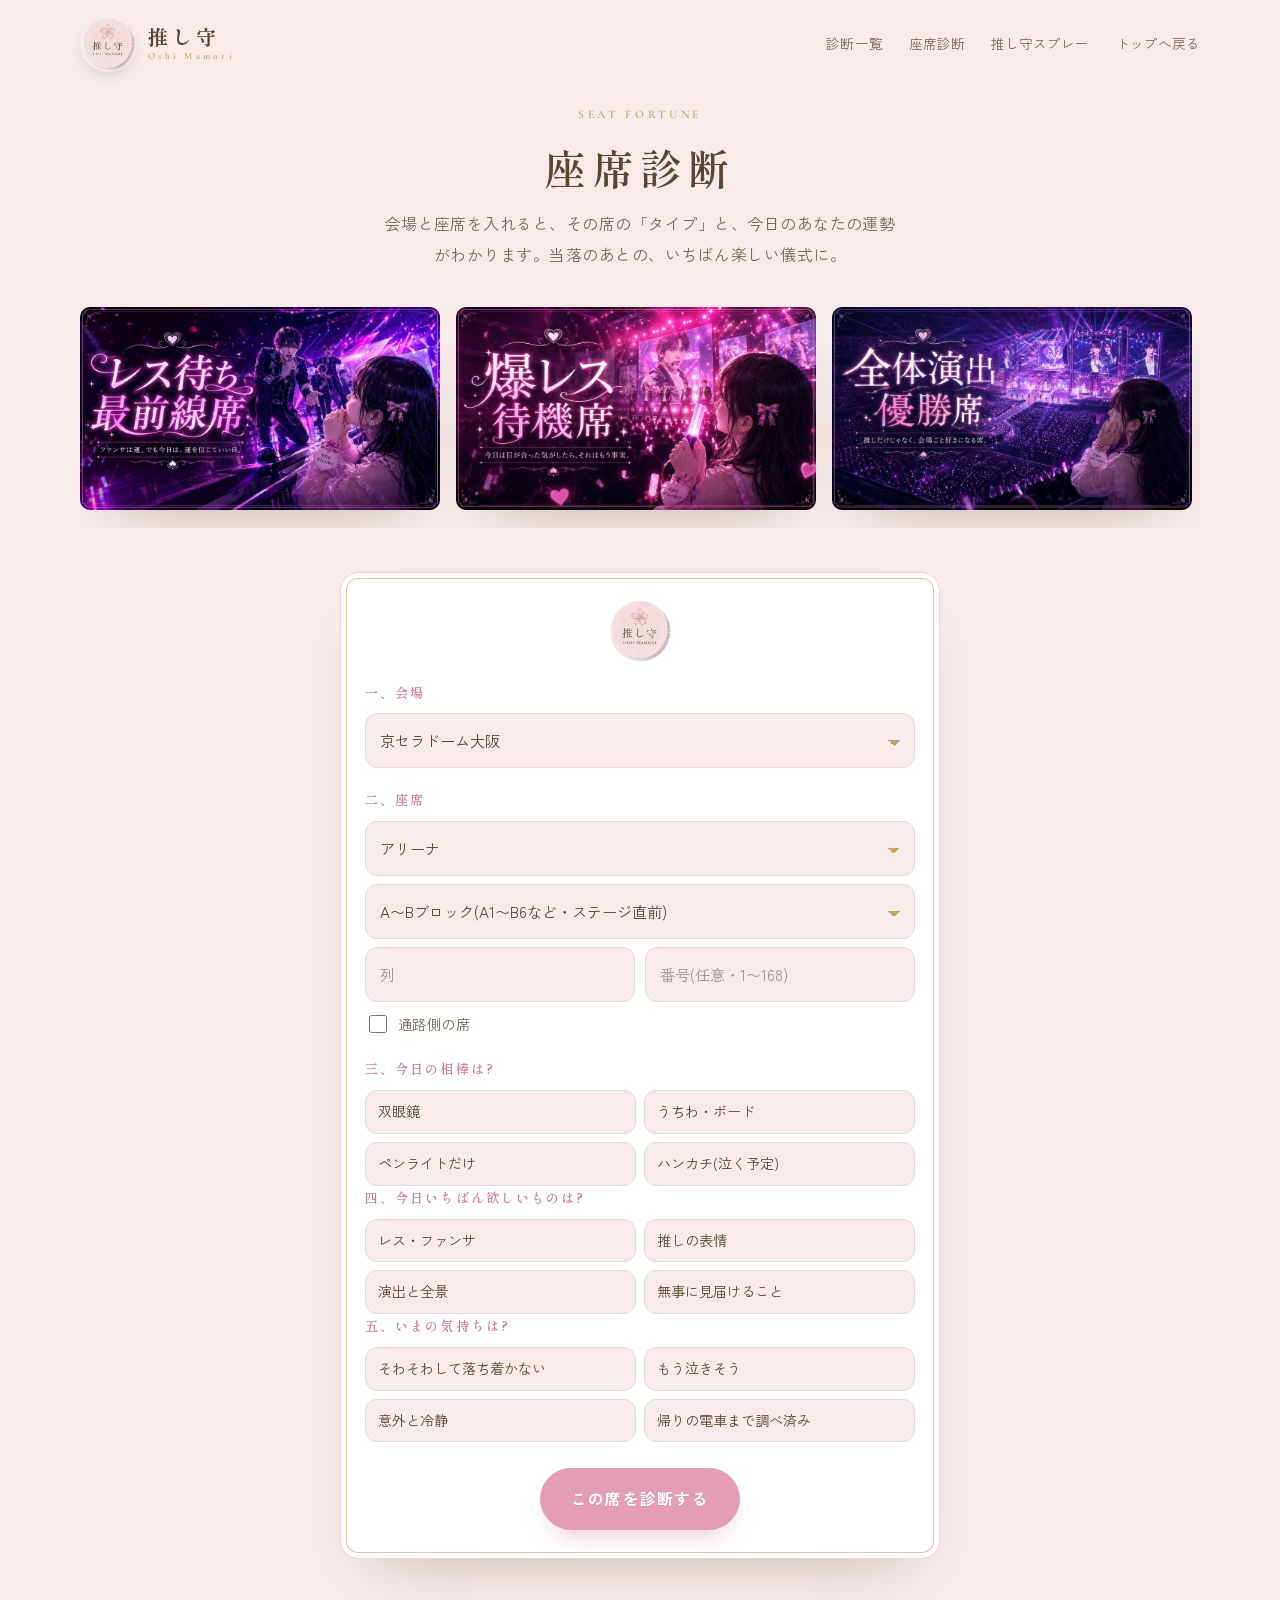
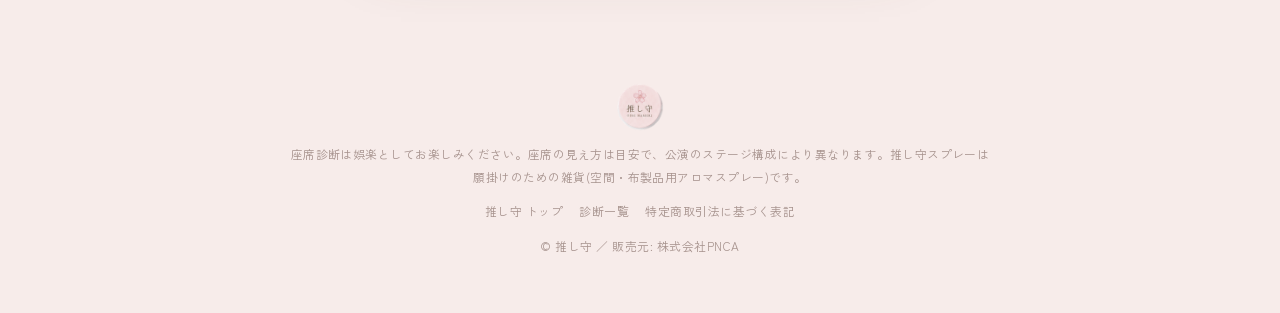
<file: oshimamori/zaseki.html>
<!doctype html>
<html lang="ja">
<title>推し守 座席診断</title>
<meta charset="utf-8">
<link rel="canonical" href="https://pnca.co.jp/oshimamori/zaseki.html">
<meta name="viewport" content="width=device-width, initial-scale=1">
<link rel="preconnect" href="https://fonts.googleapis.com">
<link rel="stylesheet" href="https://fonts.googleapis.com/css2?family=Shippori+Mincho:wght@500;600;700;800&family=Zen+Kaku+Gothic+New:wght@400;500;700&family=Cormorant+Garamond:wght@500;600&display=swap">
<style>
  /* 単一テーマ(ブランドの桜色の紙に固定)。写真の地色と揃えるため色は固定値 */
  :root{
    --paper:#F7ECEA;        /* ラベル写真の地色 */
    --paper-deep:#F3E1E2;
    --shiro:#FBFAFB;        /* OPP写真の地色 */
    --momo:#E39DB4;         /* 水引の桃 */
    --momo-deep:#CF7D98;
    --momo-soft:#F4D2DA;
    --kin:#C4A46E;          /* 金 */
    --kin-line:#DCC7A3;
    --cha:#5B4636;          /* 焦げ茶 */
    --cha-2:#7C6759;
    --muted:#A6928D;
    --line:#EBD6DA;
    --shadow:0 30px 60px -40px rgba(91,70,54,.45);
  }
  *{box-sizing:border-box}
  html{-webkit-text-size-adjust:100%; scroll-behavior:smooth; color-scheme:light}
  body{
    margin:0; background:var(--paper); color:var(--cha);
    font-family:"Zen Kaku Gothic New","Hiragino Sans","Hiragino Kaku Gothic ProN","Yu Gothic",sans-serif;
    font-size:16px; line-height:1.9; letter-spacing:.03em; -webkit-font-smoothing:antialiased;
  }
  h1,h2,h3,.mincho{
    font-family:"Shippori Mincho","Hiragino Mincho ProN","Yu Mincho","Noto Serif JP",serif;
    font-weight:600; letter-spacing:.08em; text-wrap:balance; margin:0; color:var(--cha);
  }
  .latin{font-family:"Cormorant Garamond","Times New Roman",serif; font-weight:600; letter-spacing:.32em; text-transform:uppercase; color:var(--kin); font-size:.72rem}
  p{margin:0}
  a{color:inherit}
  img{max-width:100%; display:block}
  button{font:inherit; color:inherit; cursor:pointer}
  :focus-visible{outline:2px solid var(--momo-deep); outline-offset:3px; border-radius:4px}
  .hidden{display:none!important}
  .wrap{width:min(100% - 44px, 1120px); margin-inline:auto}
  .narrow{width:min(100% - 44px, 600px); margin-inline:auto}
  .hair{height:1px; background:var(--kin-line); border:0; margin:0}

  /* ---------- header ---------- */
  .top{display:flex; align-items:center; justify-content:space-between; padding:16px 0 8px}
  .logo{display:flex; align-items:center; gap:12px; text-decoration:none}
  .logo img{width:56px; height:56px; border-radius:50%; box-shadow:0 6px 16px -8px rgba(91,70,54,.35)}
  .wordmark{font-family:"Shippori Mincho",serif; font-weight:700; font-size:1.25rem; letter-spacing:.2em; line-height:1}
  .wordmark small{display:block; font-family:"Cormorant Garamond",serif; font-weight:600; font-size:.6rem; letter-spacing:.34em; color:var(--kin); margin-top:5px}
  .top nav{display:flex; gap:26px; font-size:.84rem; letter-spacing:.08em}
  .top nav a{text-decoration:none; color:var(--cha-2)}
  @media (max-width:700px){ .top nav{display:none} .logo img{width:48px;height:48px} }

  /* ---------- hero ---------- */
  .hero{position:relative; padding:24px 0 40px; overflow:hidden}
  .hero-grid{display:grid; gap:24px; align-items:center}
  @media (min-width:900px){ .hero-grid{grid-template-columns:1fr 1fr; gap:24px; min-height:640px} }
  .hero-copy{display:grid; gap:22px; align-content:center}
  .hero h1{font-size:clamp(2.1rem, 5.2vw, 3.6rem); line-height:1.5; font-weight:600; letter-spacing:.12em}
  .hero h1 em{font-style:normal; color:var(--momo-deep)}
  @media (min-width:900px){
    .hero-copy{grid-template-columns:auto 1fr; gap:36px; align-items:start}
    .hero h1{writing-mode:vertical-rl; text-orientation:mixed; height:380px; line-height:1.85; letter-spacing:.2em; font-size:clamp(2.2rem, 3.6vw, 3.1rem)}
    .hero-sub{padding-top:14px; align-self:end}
  }
  .lede{color:var(--cha-2); max-width:30em; font-size:.98rem}
  .cta-row{display:flex; flex-wrap:wrap; gap:12px 18px; align-items:center; margin-top:22px}
  .btn{
    display:inline-flex; align-items:center; justify-content:center; gap:.5em;
    padding:15px 30px; border-radius:999px; border:1px solid var(--momo); background:var(--momo); color:#fff;
    font-weight:700; font-size:.98rem; letter-spacing:.08em; text-decoration:none; text-shadow:0 1px 0 rgba(0,0,0,.06);
    transition:transform .18s ease, box-shadow .18s ease, background .18s ease;
    box-shadow:0 14px 28px -16px rgba(207,125,152,.7);
  }
  .btn:hover{transform:translateY(-1px); background:var(--momo-deep); border-color:var(--momo-deep)}
  .btn.ghost{background:transparent; color:var(--cha); border-color:var(--kin); box-shadow:none}
  .btn.ghost:hover{background:#fff}
  .btn.small{padding:11px 20px; font-size:.88rem}
  .btn.x{background:#1d1d1f; border-color:#1d1d1f; box-shadow:none}
  .cta-note{font-size:.76rem; color:var(--muted); letter-spacing:.06em}

  .banners{display:flex; gap:10px; margin-top:8px}
  .banner{
    writing-mode:vertical-rl; font-family:"Shippori Mincho",serif; font-weight:600; font-size:.84rem; letter-spacing:.32em;
    padding:16px 9px 22px; background:#FBF3F3; color:var(--cha); border:1px solid var(--momo-soft);
    border-radius:3px; position:relative; min-height:124px; line-height:1;
    box-shadow:inset 0 0 0 3px #FBF3F3, inset 0 0 0 4px var(--kin-line);
  }
  .banner::before{content:""; position:absolute; top:-6px; left:50%; width:7px; height:7px; margin-left:-3.5px; border-radius:50%; background:var(--kin)}
  .banner::after{content:""; position:absolute; bottom:-14px; left:50%; width:2px; height:14px; margin-left:-1px; background:var(--momo)}

  .hero-art{position:relative; height:520px}
  @media (min-width:900px){ .hero-art{height:640px} }
  .hero-art .tag{position:absolute; right:4%; top:0; width:46%; max-width:300px; transform:rotate(6deg); transform-origin:top center; filter:drop-shadow(0 30px 30px rgba(91,70,54,.14))}
  .hero-art .bottle{position:absolute; left:12%; bottom:0; width:30%; max-width:180px; filter:drop-shadow(0 30px 30px rgba(91,70,54,.16))}
  .hero-art canvas{position:absolute; inset:0; width:100%; height:100%; pointer-events:none}
  @media (max-width:899px){
    .hero-art{height:440px}
    .hero-art .tag{right:6%; width:44%}
    .hero-art .bottle{left:10%; width:32%}
  }

  /* ---------- sections ---------- */
  section{padding:88px 0}
  @media (max-width:700px){ section{padding:60px 0} }
  .sec-head{margin-bottom:34px; text-align:center}
  .sec-head .latin{display:block; margin-bottom:12px}
  .sec-head h2{font-size:clamp(1.6rem, 3.4vw, 2.3rem); line-height:1.6}
  .sec-head p{color:var(--cha-2); margin:14px auto 0; max-width:34em; font-size:.96rem}
  .shiro{background:var(--shiro)}

  /* ---------- concept ---------- */
  .concept{padding:0 0 88px}
  .concept .store{width:100%; aspect-ratio:21/9; object-fit:cover; object-position:center 40%}
  @media (max-width:700px){ .concept .store{aspect-ratio:4/3} .concept{padding-bottom:60px} }
  .concept .st{ text-align:center; padding:56px 22px 0; display:grid; gap:14px; justify-items:center}
  .concept h2{font-size:clamp(1.5rem, 3.2vw, 2.2rem); line-height:1.7}
  .concept p{color:var(--cha-2); max-width:34em}
  .motifs{display:flex; gap:28px; justify-content:center; margin-top:18px; font-size:.72rem; letter-spacing:.14em; color:var(--muted)}
  .motifs span{display:grid; justify-items:center; gap:6px}
  .motifs svg{width:32px; height:32px}

  /* ---------- product ---------- */
  .prod{display:grid; gap:36px; align-items:center}
  @media (min-width:860px){ .prod{grid-template-columns:.9fr 1.1fr; gap:56px} }
  .prod .photo{position:relative}
  .prod .photo img{width:min(100%, 380px); margin-inline:auto; filter:drop-shadow(0 40px 40px rgba(91,70,54,.14))}
  .prod h2{font-size:clamp(1.8rem, 3.6vw, 2.5rem); margin:10px 0 14px}
  .prod .copy{color:var(--cha-2); max-width:32em}
  .spec{display:grid; grid-template-columns:auto 1fr; gap:6px 18px; font-size:.86rem; margin:26px 0 22px; border-top:1px solid var(--kin-line); padding-top:18px}
  .spec dt{color:var(--muted); margin:0; white-space:nowrap; letter-spacing:.1em} .spec dd{margin:0; color:var(--cha-2)}
  .price{font-family:"Shippori Mincho",serif; font-weight:700; font-size:1.5rem; font-variant-numeric:tabular-nums; letter-spacing:.04em}
  .price small{font-family:"Zen Kaku Gothic New",sans-serif; font-weight:500; font-size:.72rem; color:var(--muted); margin-left:8px; letter-spacing:.06em}
  .label-back{margin-top:64px; display:grid; gap:12px; justify-items:center}
  .label-back img{width:min(100%, 640px); border-radius:8px; box-shadow:var(--shadow)}
  .cap{font-size:.74rem; color:var(--muted); letter-spacing:.12em}

  /* ---------- quiz ---------- */
  .card{background:#fff; border:1px solid var(--momo-soft); border-radius:18px; box-shadow:inset 0 0 0 5px #fff, inset 0 0 0 6px var(--kin-line), var(--shadow); overflow:hidden}
  .card-head{display:grid; justify-items:center; padding:26px 22px 0}
  .card-head img{width:64px; height:64px; border-radius:50%}
  .quiz-intro{padding:16px 22px 32px; text-align:center}
  .quiz-intro h3{font-size:1.3rem; margin-bottom:8px}
  .quiz-intro p{color:var(--cha-2); margin-bottom:22px; font-size:.94rem}
  .q-body{padding:26px 24px 24px}
  .progress{display:flex; align-items:center; justify-content:space-between; gap:12px; margin-bottom:20px}
  .cord{display:flex; gap:5px; flex:1}
  .cord i{height:4px; flex:1; border-radius:99px; background:var(--line)}
  .cord i.on{background:var(--kin-line)}
  .cord i.now{background:var(--momo)}
  .qno{font-family:"Shippori Mincho",serif; font-size:.82rem; letter-spacing:.14em; color:var(--muted); white-space:nowrap}
  .q-text{font-family:"Shippori Mincho",serif; font-size:1.18rem; line-height:1.7; font-weight:600; margin-bottom:18px}
  .answers{display:grid; gap:10px}
  .ans{
    text-align:left; padding:14px 16px; border-radius:12px; border:1px solid var(--line); background:var(--paper);
    line-height:1.55; font-size:.95rem; display:flex; gap:12px; align-items:flex-start;
    transition:border-color .12s ease, transform .12s ease, background .12s ease;
  }
  .ans:hover{border-color:var(--momo); background:#fff; transform:translateX(2px)}
  .ans .k{font-family:"Shippori Mincho",serif; color:var(--momo-deep); font-weight:700; flex:none; width:1.4em}
  .q-foot{display:flex; justify-content:space-between; align-items:center; margin-top:16px; font-size:.8rem; color:var(--muted)}
  .link-btn{background:none; border:0; padding:0; color:var(--muted); text-decoration:underline; text-underline-offset:3px}
  .link-btn:disabled{opacity:.35; text-decoration:none; cursor:default}

  /* ---------- 札(CSS) ---------- */
  .fuda{
    --w:84px; width:var(--w); aspect-ratio:3/5; position:relative; display:grid; place-items:center;
    background:#FBEEF0; clip-path:polygon(0 12%, 50% 0, 100% 12%, 100% 100%, 0 100%);
    border-radius:0 0 4px 4px;
  }
  .fuda::before{content:""; position:absolute; inset:5px; clip-path:polygon(0 12%, 50% 0, 100% 12%, 100% 100%, 0 100%); border:1px solid var(--kin-line); pointer-events:none}
  .fuda .t{writing-mode:vertical-rl; font-family:"Shippori Mincho",serif; font-weight:700; font-size:calc(var(--w) * .2); letter-spacing:.2em; color:var(--cha); line-height:1; margin-top:8%}
  .fuda .sk{position:absolute; width:22%; opacity:.8}
  .fuda .sk.a{left:6%; top:16%} .fuda .sk.b{right:6%; bottom:8%}
  .fuda-wrap{display:grid; justify-items:center; gap:0}
  .fuda-wrap .string{width:2px; height:16px; background:var(--momo)}
  .fuda-wrap{filter:drop-shadow(0 10px 12px rgba(91,70,54,.14))}

  /* ---------- result ---------- */
  .result-card{background:#fff; border:1px solid var(--momo-soft); border-radius:18px; box-shadow:inset 0 0 0 5px #fff, inset 0 0 0 6px var(--kin-line), var(--shadow); overflow:hidden; position:relative}
  .rc-top{background:var(--paper); padding:28px 26px 22px 26px; position:relative; min-height:220px; display:grid; align-content:end}
  .rc-top .lbl{font-size:.68rem; letter-spacing:.26em; color:var(--momo-deep); margin-bottom:8px}
  .rc-top .tname{font-family:"Shippori Mincho",serif; font-weight:700; font-size:clamp(1.9rem, 7vw, 2.6rem); line-height:1.25; letter-spacing:.06em; max-width:70%}
  .rc-top .tkana{font-size:.72rem; letter-spacing:.24em; color:var(--cha-2); margin-top:8px}
  .rc-top .bottle{position:absolute; right:18px; top:-12px; width:76px; filter:drop-shadow(0 16px 16px rgba(91,70,54,.16))}
  .rc-top .sk{position:absolute; width:40px; opacity:.7} .rc-top .sk.a{left:10px; top:12px} .rc-top .sk.b{right:120px; top:26px; width:26px}
  .rc-body{padding:22px 26px 18px}
  .rc-catch{font-family:"Shippori Mincho",serif; font-size:1.1rem; font-weight:600; margin-bottom:16px}
  .rc-catch::before{content:"「"} .rc-catch::after{content:"」"}
  .omikuji{display:grid; grid-template-columns:repeat(3,1fr); gap:6px 12px; margin:0; padding:14px 0; border-block:1px solid var(--line)}
  .omikuji div{display:flex; justify-content:space-between; align-items:baseline; font-size:.76rem; color:var(--cha-2); gap:6px}
  .omikuji dt,.omikuji dd{margin:0}
  .omikuji dd{font-family:"Shippori Mincho",serif; font-weight:700; font-size:.95rem; color:var(--cha)}
  .omikuji dd.top{color:var(--momo-deep)}
  .rc-need{display:flex; align-items:center; gap:18px; padding-top:16px}
  .rc-need .fuda{--w:58px}
  .rc-need .lbl{font-size:.66rem; letter-spacing:.2em; color:var(--muted); display:block; margin-bottom:2px}
  .rc-need .mname{font-family:"Shippori Mincho",serif; font-weight:700; font-size:1.5rem; color:var(--momo-deep); letter-spacing:.1em; line-height:1.2}
  .rc-need .mread{font-size:.7rem; color:var(--muted); letter-spacing:.14em; margin-top:4px}
  .rc-foot{display:flex; justify-content:space-between; align-items:center; padding:10px 26px 14px; border-top:1px solid var(--line); font-size:.7rem; color:var(--muted); letter-spacing:.12em}
  .rc-foot b{font-family:"Shippori Mincho",serif; color:var(--cha); letter-spacing:.16em; font-weight:600}

  .result-note{margin:26px 0 0}
  .result-note h3{font-size:1.05rem; margin-bottom:8px}
  .result-note p{color:var(--cha-2); font-size:.95rem}
  .kotoba{margin-top:18px; padding:18px; border-radius:12px; background:#fff; border:1px solid var(--line); text-align:center}
  .kotoba .lbl{font-size:.66rem; letter-spacing:.22em; color:var(--momo-deep); display:block; margin-bottom:4px}
  .kotoba .t{font-family:"Shippori Mincho",serif; font-weight:600; font-size:1.05rem}
  .lucky{margin-top:12px; padding:12px 16px; border-left:2px solid var(--kin); font-size:.9rem}
  .lucky .lbl{font-size:.66rem; letter-spacing:.18em; color:var(--muted); display:block}
  .share{margin-top:26px; display:grid; gap:10px}
  .share .btn{width:100%}
  .share-hint{font-size:.76rem; color:var(--muted); text-align:center}
  .rec{margin-top:36px; display:grid; grid-template-columns:96px 1fr; gap:22px; align-items:center; padding:22px; background:#fff; border:1px solid var(--line); border-radius:16px}
  .rec img{width:100%; filter:drop-shadow(0 16px 16px rgba(91,70,54,.14))}
  .rec h3{font-size:1.25rem; margin:2px 0 6px}
  .rec p{font-size:.88rem; color:var(--cha-2)}
  .again{display:flex; justify-content:center; margin-top:26px; font-size:.9rem}

  /* ---------- 願い札 ---------- */
  .negai{display:grid; grid-template-columns:repeat(6,1fr); gap:18px}
  @media (max-width:900px){ .negai{grid-template-columns:repeat(3,1fr)} }
  @media (max-width:520px){ .negai{grid-template-columns:repeat(2,1fr); gap:16px} }
  .negai article{display:grid; justify-items:center; text-align:center; gap:10px}
  .negai .fuda{--w:96px}
  .negai h3{font-size:1.02rem; letter-spacing:.14em; margin-top:6px}
  .negai .rd{font-size:.64rem; letter-spacing:.16em; color:var(--muted); display:block; margin-top:2px}
  .negai .kt{font-size:.8rem; color:var(--cha-2); line-height:1.7}

  /* ---------- series ---------- */
  .series{display:grid; grid-template-columns:repeat(3,1fr); gap:22px}
  @media (max-width:760px){ .series{grid-template-columns:1fr; gap:34px} }
  .s-item{display:grid; gap:12px; text-align:center}
  .s-item figure{margin:0; aspect-ratio:4/5; border-radius:16px; overflow:hidden; display:grid; place-items:center; background:var(--shiro)}
  .s-item figure img{width:100%; height:100%; object-fit:contain; transition:transform .5s ease}
  .s-item:hover figure img{transform:scale(1.03)}
  .s-item h3{font-size:1.1rem; margin-top:6px}
  .s-item .latin{display:block; margin-top:4px}
  .s-item p{font-size:.86rem; color:var(--cha-2)}
  .tag-pill{display:inline-block; font-size:.66rem; letter-spacing:.18em; padding:4px 12px; border-radius:999px; border:1px solid var(--kin-line); color:var(--kin); justify-self:center}

  /* ---------- how ---------- */
  .steps{display:grid; grid-template-columns:repeat(3,1fr); gap:0}
  @media (max-width:760px){ .steps{grid-template-columns:1fr} }
  .step{padding:26px 26px; text-align:center; border-left:1px solid var(--kin-line)}
  .step:first-child{border-left:0}
  @media (max-width:760px){ .step{border-left:0; border-top:1px solid var(--kin-line)} .step:first-child{border-top:0} }
  .step .n{font-family:"Shippori Mincho",serif; font-size:1.6rem; font-weight:600; color:var(--momo-deep); line-height:1}
  .step h3{font-size:1.05rem; margin:10px 0 6px}
  .step p{font-size:.88rem; color:var(--cha-2)}

  /* ---------- world ---------- */
  .world{display:grid; grid-template-columns:1fr 1fr; gap:18px}
  @media (max-width:640px){ .world{grid-template-columns:1fr} }
  .world figure{margin:0; border-radius:16px; overflow:hidden; box-shadow:var(--shadow)}
  .world img{width:100%; aspect-ratio:6/5; object-fit:cover}
  .world figcaption{font-size:.74rem; color:var(--muted); letter-spacing:.12em; padding:10px 4px 0}

  /* ---------- faq / footer ---------- */
  .faq{display:grid; gap:0; max-width:720px; margin-inline:auto; border-top:1px solid var(--kin-line)}
  details{border-bottom:1px solid var(--kin-line); padding:0 6px}
  summary{cursor:pointer; padding:18px 0; font-weight:600; list-style:none; display:flex; justify-content:space-between; gap:12px; font-family:"Shippori Mincho",serif; letter-spacing:.06em}
  summary::-webkit-details-marker{display:none}
  summary::after{content:"＋"; color:var(--kin); font-weight:400}
  details[open] summary::after{content:"－"}
  details p{padding:0 0 18px; color:var(--cha-2); font-size:.92rem}
  footer{padding:36px 0 56px; font-size:.74rem; color:var(--muted); display:grid; gap:12px; text-align:center; justify-items:center}
  footer img{width:48px; height:48px; border-radius:50%}
  footer .disc{max-width:60em}
  footer nav{display:flex; flex-wrap:wrap; gap:16px; justify-content:center}
  footer nav a{text-decoration:none}

  .toast{position:fixed; left:50%; bottom:28px; transform:translateX(-50%) translateY(20px); opacity:0; background:var(--cha); color:#fff; padding:10px 18px; border-radius:999px; font-size:.85rem; pointer-events:none; transition:opacity .2s ease, transform .2s ease; z-index:9}
  .toast.show{opacity:1; transform:translateX(-50%) translateY(0)}
  .reveal{animation:rise .6s cubic-bezier(.2,.7,.2,1) both}
  @keyframes rise{from{opacity:.001; transform:translateY(16px)} to{opacity:1; transform:none}}
  @media (prefers-reduced-motion: reduce){ *{animation:none!important; transition:none!important} }

  /* ---------- 診断メニュー(LP導線+ハブ共通) ---------- */
  .menu{display:grid; gap:14px}
  .menu-3{grid-template-columns:repeat(3,1fr)}
  @media (max-width:820px){ .menu-3{grid-template-columns:1fr} }
  .m-item{
    display:grid; grid-template-columns:52px 1fr auto; gap:16px; align-items:center; text-decoration:none;
    padding:18px 20px; background:#fff; border:1px solid var(--line); border-radius:16px;
    transition:transform .18s ease, box-shadow .18s ease, border-color .18s ease;
  }
  .m-item:hover{transform:translateY(-2px); box-shadow:var(--shadow); border-color:var(--momo-soft)}
  .seal{
    width:52px; height:52px; border-radius:50%; display:grid; place-items:center; background:var(--paper);
    font-family:"Shippori Mincho",serif; font-weight:700; font-size:1.3rem; color:var(--momo-deep);
    box-shadow:inset 0 0 0 1px var(--kin-line), inset 0 0 0 4px var(--paper), inset 0 0 0 5px var(--kin-line);
  }
  .m-body h3{font-size:1.05rem; margin:2px 0 4px; letter-spacing:.06em}
  .m-body p{font-size:.84rem; color:var(--cha-2); line-height:1.7}
  .m-status{display:inline-block; font-size:.62rem; letter-spacing:.18em; padding:2px 9px; border-radius:999px; border:1px solid var(--kin-line); color:var(--kin)}
  .m-status.on{background:var(--momo); border-color:var(--momo); color:#fff}
  .m-arrow{font-family:"Cormorant Garamond",serif; font-size:1.3rem; color:var(--kin)}
  .m-item.soon{opacity:.85}

  /* ---------- ハブ ---------- */
  .hub-hero{padding:24px 0 8px; text-align:center; display:grid; gap:10px; justify-items:center}
  .hub-hero h1{font-size:clamp(1.8rem, 4.4vw, 2.6rem); line-height:1.5; letter-spacing:.14em}
  .hub-hero p{color:var(--cha-2); max-width:32em}
  .back{font-size:.82rem; color:var(--cha-2); text-decoration:none; letter-spacing:.06em}
  .back:hover{color:var(--momo-deep)}

  /* ---------- 座席診断フォーム・結果 ---------- */
  .form{display:grid; gap:20px; padding:18px 24px 28px}
  .f-row{display:grid; gap:8px}
  .f-label{font-family:"Shippori Mincho",serif; font-size:.82rem; letter-spacing:.16em; color:var(--momo-deep); font-weight:600}
  .form select,.form input[type=text],.form input[type=number]{font:inherit; font-size:.95rem; padding:12px 14px; border:1px solid var(--line); border-radius:12px; background:var(--paper); color:var(--cha); width:100%; -webkit-appearance:none; appearance:none}
  .form select{background-image:linear-gradient(45deg, transparent 50%, var(--kin) 50%), linear-gradient(135deg, var(--kin) 50%, transparent 50%); background-position:calc(100% - 20px) 55%, calc(100% - 14px) 55%; background-size:6px 6px; background-repeat:no-repeat}
  .form input::placeholder{color:var(--muted)}
  .f-grid{display:grid; grid-template-columns:1fr 1fr; gap:10px}
  .choice{display:grid; grid-template-columns:1fr 1fr; gap:8px}
  .choice button{padding:11px 12px; border-radius:12px; border:1px solid var(--line); background:var(--paper); font-size:.88rem; text-align:left; line-height:1.4; transition:border-color .12s ease, background .12s ease}
  .choice button:hover{border-color:var(--momo)}
  .choice button.on{border-color:var(--momo); background:#fff; box-shadow:inset 0 0 0 1px var(--momo); color:var(--cha)}
  .check{display:flex; gap:8px; align-items:center; font-size:.9rem; color:var(--cha-2)}
  .check input{width:18px; height:18px; accent-color:var(--momo-deep)}
  .seat-hero{border-radius:16px; overflow:hidden; box-shadow:var(--shadow); background:#1a1020}
  .seat-hero img{width:100%; display:block; aspect-ratio:16/9; object-fit:cover}
  .info{display:grid; grid-template-columns:1fr 1fr; gap:12px 18px; margin:18px 0 0; padding-top:16px; border-top:1px solid var(--line); font-size:.86rem}
  .info div{display:grid; gap:2px}
  .info dt{color:var(--muted); font-size:.66rem; letter-spacing:.18em; margin:0}
  .info dd{margin:0; color:var(--cha-2); line-height:1.6}
  .thumbs{display:grid; grid-template-columns:repeat(3,1fr); gap:10px; margin:18px auto 0; max-width:760px; width:100%}
  .thumbs img{width:100%; aspect-ratio:16/9; object-fit:cover; border-radius:10px; box-shadow:var(--shadow)}
  @media (max-width:520px){ .f-grid,.choice,.info{grid-template-columns:1fr} }

  /* ---------- アプリ型(64タイプ診断) ---------- */
  .app{padding:12px 0 40px}
  .screen{width:min(100% - 32px, 480px); margin-inline:auto}
  .app-card{background:#fff; border:1px solid var(--momo-soft); border-radius:22px; box-shadow:inset 0 0 0 5px #fff, inset 0 0 0 6px var(--kin-line), var(--shadow); padding:30px 24px 28px; display:grid; gap:14px; justify-items:center; text-align:center}
  .app-card .latin{display:block}
  .app-logo{width:64px; height:64px; border-radius:50%}
  .app-card h1{font-size:clamp(1.9rem, 7vw, 2.4rem); line-height:1.35; letter-spacing:.1em}
  .app-card h1 em{font-style:normal; color:var(--momo-deep)}
  .app-lede{color:var(--cha-2); font-size:.94rem}
  .pill-row{display:flex; flex-wrap:wrap; gap:6px; justify-content:center}
  .pill{font-size:.7rem; letter-spacing:.1em; padding:4px 10px; border-radius:999px; border:1px solid var(--line); color:var(--cha-2); background:var(--paper)}
  .pill.on{border-color:var(--momo); color:var(--momo-deep); background:#fff}
  .btn.big{width:100%; padding:17px 30px; font-size:1.05rem; margin-top:6px}
  .app-card .progress{width:100%}
  .app-card .q-text.big{font-size:1.25rem; text-align:left; width:100%; margin-bottom:6px}
  .app-card .answers{width:100%}
  .app-card .q-foot{width:100%}
  .result64{gap:10px; padding-top:26px}
  .r-no{font-family:"Cormorant Garamond",serif; font-weight:600; letter-spacing:.2em; color:var(--kin); font-size:.9rem}
  .r-name{font-size:clamp(1.7rem, 7vw, 2.3rem); line-height:1.3; letter-spacing:.08em; font-weight:700}
  .rare{display:flex; gap:10px; align-items:center; font-size:.8rem; color:var(--cha-2); letter-spacing:.08em}
  .rare .stars{color:var(--kin); letter-spacing:.1em; font-size:1rem}
  .radar{width:100%; max-width:320px; height:auto; margin-top:4px}
  .r-desc{text-align:left; color:var(--cha-2); font-size:.94rem; line-height:1.9; border-top:1px solid var(--line); padding-top:14px; width:100%}
  .result64 .rc-foot{width:100%; padding-inline:0}
  .app .share{margin-top:22px}
  .app .rec{margin-top:24px}

  /* 座席診断の見本: 同じ5枚を複製し、1組分ずつ一定速度で流す */
  .seat-preview{width:100%; min-width:0; margin-top:18px}
  .seat-preview-window{overflow:hidden; width:100%; padding:10px 0 18px}
  .seat-preview-track{display:flex; width:max-content; animation:seat-preview-scroll 45s linear infinite}
  .seat-preview-group{display:flex; flex-shrink:0; gap:16px; padding-right:16px}
  .seat-preview-group img{display:block; flex:none; width:clamp(260px,32vw,360px); height:auto; align-self:flex-start; border-radius:10px; box-shadow:var(--shadow)}
  .seat-preview-window:hover .seat-preview-track{animation-play-state:paused}
  @keyframes seat-preview-scroll{to{transform:translateX(-50%)}}
  @media(prefers-reduced-motion:reduce){
    .seat-preview-window{overflow-x:auto}
    .seat-preview-group[aria-hidden="true"]{display:none}
  }
</style>

<header class="wrap top">
  <a class="logo" href="/oshimamori/" aria-label="推し守 トップへ">
    <img src="/oshimamori/images/869795f54454e77f2167.png" alt="推し守 ロゴ" width="56" height="56">
    <span class="wordmark">推し守<small>Oshi Mamori</small></span>
  </a>
  <nav>
    <a href="/oshimamori/shindan.html#menu">診断一覧</a>
    <a href="#form">座席診断</a>
    <a href="/oshimamori/#product">推し守スプレー</a>
    <a href="/oshimamori/">トップへ戻る</a>
  </nav>
</header>

<main id="top">
  <section class="hub-hero wrap">
    <span class="latin">Seat Fortune</span>
    <h1>座席診断</h1>
    <p>会場と座席を入れると、その席の「タイプ」と、今日のあなたの運勢がわかります。当落のあとの、いちばん楽しい儀式に。</p>
    <div class="seat-preview" aria-label="診断結果の見本">
      <div class="seat-preview-window">
        <div class="seat-preview-track" id="seatPreviewTrack">
        <div class="seat-preview-group">
          <img src="/oshimamori/images/c778e19908277468dba0.jpg" alt="レス待ち最前線席" width="960" height="540">
          <img src="/oshimamori/images/398429de3c8d0d4669f9.jpg" alt="爆レス待機席" width="960" height="540">
          <img src="/oshimamori/images/c04f3d1600bef63be8fe.jpg" alt="全体演出優勝席" width="960" height="540">
          <img src="/oshimamori/images/1842e53ed56105f9b4d2.jpg" alt="双眼鏡と結婚する席" width="960" height="540">
          <img src="/oshimamori/images/f091dd2b472563521fed.jpg" alt="天井の民代表席" width="960" height="540">
        </div>
        <div class="seat-preview-group" aria-hidden="true">
          <img src="/oshimamori/images/c778e19908277468dba0.jpg" alt="" width="960" height="540">
          <img src="/oshimamori/images/398429de3c8d0d4669f9.jpg" alt="" width="960" height="540">
          <img src="/oshimamori/images/c04f3d1600bef63be8fe.jpg" alt="" width="960" height="540">
          <img src="/oshimamori/images/1842e53ed56105f9b4d2.jpg" alt="" width="960" height="540">
          <img src="/oshimamori/images/f091dd2b472563521fed.jpg" alt="" width="960" height="540">
        </div>
        </div>
      </div>
    </div>
  </section>

  <section id="form" style="padding-top:36px">
    <div class="narrow">
      <div class="card">
        <div class="card-head"><img src="/oshimamori/images/869795f54454e77f2167.png" alt="" width="64" height="64"></div>
        <div class="form">
          <div class="f-row">
            <span class="f-label">一、会場</span>
            <select id="venue"></select>
          </div>
          <div class="f-row">
            <span class="f-label">二、座席</span>
            <select id="level" aria-label="階層"></select>
            <select id="block" aria-label="ブロック"></select>
            <div class="f-grid">
              <input type="text" id="row" inputmode="numeric" placeholder="列" aria-label="列">
              <input type="text" id="seatno" placeholder="番号(任意)" aria-label="番号">
            </div>
            <div id="posWrap" class="hidden"><select id="pos" aria-label="ステージとの位置関係"></select></div>
            <label class="check"><input type="checkbox" id="aisle"> 通路側の席</label>
          </div>
          <div id="stance"></div>
          <div class="cta-row" style="justify-content:center; margin-top:6px">
            <button class="btn" type="button" id="goBtn">この席を診断する</button>
          </div>
        </div>
      </div>
    </div>
  </section>

  <!-- ---------- 結果 ---------- -->
  <section id="kekka" class="hidden shiro">
    <div class="narrow">
      <div class="sec-head">
        <span class="latin">Your Seat</span>
        <h2 id="kHead">あなたの席は</h2>
        <p id="seatEcho"></p>
        <p id="sharedNote" class="hidden">友だちからシェアされた席です。あなたの席も診断してみてください。</p>
      </div>
      <div class="seat-hero reveal" id="seatHero"><img id="rImg" alt=""></div>
      <div class="result-note">
        <h3 id="rName"></h3>
        <p class="rc-catch" id="rTag"></p>
        <p id="rDesc"></p>
        <dl class="info" id="rInfo"></dl>
        <p class="cap" id="rWhy" style="margin-top:12px"></p>
        <div class="cta-row hidden" id="rLinks" style="margin-top:14px"></div>
        <div class="kotoba"><span class="lbl">この席のひとこと</span><span class="t" id="rTip"></span></div>
      </div>

      <div class="card" style="margin-top:22px" id="fortuneCard">
        <div class="q-body">
          <span class="latin" style="display:block; text-align:center; margin-bottom:6px">Today's Fortune</span>
          <dl class="omikuji" id="rFortune" style="grid-template-columns:repeat(2,1fr)"></dl>
          <p class="cap" style="text-align:center; margin-top:10px" id="fortuneNote">今日の日付と座席で決まります。</p>
        </div>
      </div>

      <div class="share">
        <a class="btn x" id="shareX" href="#" target="_blank" rel="noopener">𝕏 で結果をシェアする</a>
        <button class="btn ghost" type="button" id="copyBtn">結果のテキストをコピー</button>
        <p class="share-hint">上の画像をスクショして投稿してもOK。</p>
      </div>

      <div class="rec">
        <img src="/oshimamori/images/cb146844c81e447d6eb4.jpg" alt="推し守スプレー">
        <div>
          <span class="latin">Recommend</span>
          <h3>推し守スプレー</h3>
          <p id="pUsage"></p>
          <div class="rc-need" style="padding-top:10px"><div id="rFuda"></div><div><span class="lbl">この席の願い札</span><div class="mname" id="rMamori"></div><div class="mread" id="rMread"></div></div></div>
          <div class="cta-row" style="margin-top:10px"><a class="btn small" href="/oshimamori/#product">推し守スプレーを見る</a></div>
        </div>
      </div>

      <div class="again"><button class="link-btn" type="button" id="againBtn">別の席を診断する</button> <span style="margin:0 10px;color:var(--kin)">／</span> <a class="back" href="/oshimamori/shindan.html#menu">他の診断を見る</a></div>
    </div>
  </section>
</main>

<footer class="wrap">
  <img src="/oshimamori/images/869795f54454e77f2167.png" alt="">
  <p class="disc">座席診断は娯楽としてお楽しみください。座席の見え方は目安で、公演のステージ構成により異なります。推し守スプレーは願掛けのための雑貨(空間・布製品用アロマスプレー)です。</p>
  <nav>
    <a href="/oshimamori/">推し守 トップ</a>
    <a href="/oshimamori/shindan.html">診断一覧</a>
    <a href="https://pnca.shop/policies/legal-notice">特定商取引法に基づく表記</a>
  </nav>
  <p>© 推し守 ／ 販売元: 株式会社PNCA</p>
</footer>

<div class="toast" id="toast" role="status" aria-live="polite"></div>

<script>
(function(){
  const $ = id => document.getElementById(id);
  const SAKURA_L = `<path transform="rotate(0)" d="M0 0 C-6 -5 -7 -14 -3 -20 L0 -17 L3 -20 C7 -14 6 -5 0 0Z" fill="#F5CFD9"/><path transform="rotate(72)" d="M0 0 C-6 -5 -7 -14 -3 -20 L0 -17 L3 -20 C7 -14 6 -5 0 0Z" fill="#F5CFD9"/><path transform="rotate(144)" d="M0 0 C-6 -5 -7 -14 -3 -20 L0 -17 L3 -20 C7 -14 6 -5 0 0Z" fill="#F5CFD9"/><path transform="rotate(216)" d="M0 0 C-6 -5 -7 -14 -3 -20 L0 -17 L3 -20 C7 -14 6 -5 0 0Z" fill="#F5CFD9"/><path transform="rotate(288)" d="M0 0 C-6 -5 -7 -14 -3 -20 L0 -17 L3 -20 C7 -14 6 -5 0 0Z" fill="#F5CFD9"/><circle r="2.2" fill="#C4A46E"/>`;
    const WISHES = {
    tousen:  {fuda:'良席祈願',  read:'りょうせききがん', luck:'チケ運',   wish:'チケット当選・良席のご縁', kotoba:'次の現場、良い席で会えますように。', usage:'申込ボタンを押す前に、チケットケースとカバンの内側へひと吹き。'},
    meai:    {fuda:'ファンサ成就', read:'ふぁんさじょうじゅ', luck:'ファンサ運', wish:'ファンサ・レス・目が合うご縁', kotoba:'今日こそ、目が合いますように。', usage:'現場に入る前に、うちわとボードの裏へひと吹き。'},
    sokusai: {fuda:'推し息災',  read:'おしそくさい',   luck:'息災運',   wish:'推しの健康・無事な活動', kotoba:'推しが今日も元気でいられますように。', usage:'配信を見る前に、お部屋のカーテンへひと吹き。'},
    enmusubi:{fuda:'ご縁長久',  read:'ごえんちょうきゅう', luck:'ご縁運',  wish:'推しとの縁が長く続くこと', kotoba:'この縁が、ずっと続きますように。', usage:'推しのぬいやアクスタの定位置へひと吹き。'},
    fukusen: {fuda:'全力応援',  read:'ぜんりょくおうえん', luck:'応援運',  wish:'全力で応援し続けられる余裕', kotoba:'これからも、全力で応援できますように。', usage:'推し活貯金箱と、遠征バッグへひと吹き。'},
    jouka:   {fuda:'厄除開運',  read:'やくよけかいうん', luck:'浄化運',   wish:'落選つづき・沼疲れのリセット', kotoba:'落選つづきの厄を、ここで断ち切れますように。', usage:'落選した日の夜、玄関とお部屋の窓際へひと吹き。'},
  };
  const ORDER = ['tousen','meai','sokusai','enmusubi','fukusen','jouka'];
  const TYPES = {
    tousen:  {type:'全通の申し子', kana:'ぜんつうのもうしご', catch:'現場がすべて。チケットが人生。',
      desc:'当落発表の日は朝からそわそわ。推しに会えた回数が、あなたの幸福度の単位です。推し活は「行く」と決めた瞬間に始まっている。ただし当選運は、使うほど減っていくもの。次の抽選に向けて、運の貯金をしておきましょう。',
      lucky:'当落発表の前夜、推しの曲を三回だけ聴く'},
    meai:    {type:'ファンサ乞い職人', kana:'ふぁんさごいしょくにん', catch:'目が合った、その一秒のために。',
      desc:'うちわの文字、ボードの角度、立ち位置。すべては推しと目が合う一秒のためにある。あなたの推し活は「届かせる」推し活です。願いはもう十分に強い。あとは、それを推しに見つけてもらう運だけ。',
      lucky:'うちわの文字を、一文字だけ大きく書き直す'},
    sokusai: {type:'推しの母', kana:'おしのはは', catch:'元気でいてくれたら、それでいい。',
      desc:'ファンサより睡眠時間。新曲より休養。あなたは推しを「見守る」人です。推しの無事を祈る心は、いちばん静かで、いちばん長く続く推し活。その祈りに、かたちを持たせてあげてください。',
      lucky:'推しの誕生日まであと何日か、数えてみる'},
    enmusubi:{type:'沼の底の住人', kana:'ぬまのそこのじゅうにん', catch:'何年経っても、ここにいる。',
      desc:'気づけば何年も同じ推し。もう家族みたいなもの。あなたの推し活は「続ける」推し活です。流行が変わっても揺れない縁は、それ自体がお守り。切れないように、たまに結び直しましょう。',
      lucky:'いちばん古い推しの写真を、一枚だけ見返す'},
    fukusen: {type:'積み師', kana:'つみし', catch:'愛は、数字で示すもの。',
      desc:'全種コンプの合計金額を、誰より早く計算できる人。あなたの推し活は「捧げる」推し活です。惜しみない愛が推しを支えている。だからこそ、その愛を長く続けられるように、応援の余裕を守っておきましょう。',
      lucky:'推し活貯金箱に、今日の小銭を全部入れる'},
    jouka:   {type:'落選厄の民', kana:'らくせんやくのたみ', catch:'たぶん今、厄がついてる。',
      desc:'落選が続く。欲しいグッズは売り切れ。最近すこし推し活に疲れている。それは愛が減ったのではなく、厄がたまっているだけかもしれません。あなたに必要なのは新しい願いより、いったんのリセットです。',
      lucky:'落選メールを、フォルダごと削除する'},
  };
  const QUESTIONS = [
    {q:'当落発表の日。あなたは?', a:[
      {t:'発表時刻の一時間前からリロード待機', s:{tousen:2}},
      {t:'落ちた時のために一般販売とリセールを調べておく', s:{fukusen:1,tousen:1}},
      {t:'神社に行く。お守りを握る。祈る。', s:{jouka:2}},
      {t:'一緒に申し込んだ友だちの当落のほうが気になる', s:{sokusai:1,enmusubi:1}},
    ]},
    {q:'推しと目が合った(気がする)。その瞬間の心の声は?', a:[
      {t:'「確実に合った。うちわ新調して正解」', s:{meai:2}},
      {t:'「気のせい。でも一生忘れない」', s:{enmusubi:2}},
      {t:'「よかった、今日も元気そう」', s:{sokusai:2}},
      {t:'「この席のために積んだ甲斐があった」', s:{fukusen:1,tousen:1}},
    ]},
    {q:'新グッズ発売のお知らせ。最初にすることは?', a:[
      {t:'全種コンプの合計金額を計算する', s:{fukusen:2}},
      {t:'現場で使えるものだけ買う', s:{tousen:1,meai:1}},
      {t:'推しの分だけ、そっと一個', s:{enmusubi:1,sokusai:1}},
      {t:'「前回のもまだ開けてない…」と我に返る', s:{jouka:2}},
    ]},
    {q:'推しが体調不良でお休み。あなたは?', a:[
      {t:'何より休んでほしい。「ゆっくり休んでね」と投稿', s:{sokusai:2}},
      {t:'復帰の現場は絶対に取ると誓う', s:{tousen:2}},
      {t:'落ち込んで、しばらく何も手につかない', s:{jouka:1,enmusubi:1}},
      {t:'過去のライブ映像を見返して待つ', s:{enmusubi:2}},
    ]},
    {q:'自分の推し活歴を、一言でいうと?', a:[
      {t:'気づいたら何年も同じ推し。もう家族', s:{enmusubi:2}},
      {t:'現場の回数でいえば自信がある', s:{tousen:2}},
      {t:'使った金額でいえば自信がある', s:{fukusen:2}},
      {t:'実は最近、少し疲れている', s:{jouka:2}},
    ]},
    {q:'ライブ当日、持ち物でいちばんこだわるのは?', a:[
      {t:'うちわ・ボード。今日こそファンサをもらう', s:{meai:2}},
      {t:'双眼鏡。推しの表情を一秒も逃さない', s:{sokusai:1,meai:1}},
      {t:'お守り・縁起物。願掛けは大事', s:{jouka:1,tousen:1}},
      {t:'持ち物より交通費。遠征費をどう捻出するか', s:{fukusen:2}},
    ]},
    {q:'推しからのファンサやレス、正直どう思う?', a:[
      {t:'それが目的。人生の栄養', s:{meai:2}},
      {t:'嬉しいけど、遠くから見守るだけで十分', s:{sokusai:1,enmusubi:1}},
      {t:'欲しいけど、自分は運がないと諦めている', s:{jouka:2}},
      {t:'レスより物販。並んででも限定を取る', s:{fukusen:2}},
    ]},
    {q:'来月の推し活、いちばんの願いは?', a:[
      {t:'とにかく当たってほしい', s:{tousen:2}},
      {t:'目が合ってほしい。レスがほしい', s:{meai:2}},
      {t:'推しが元気でいてほしい', s:{sokusai:2}},
      {t:'推しとの縁がこれからも続くように', s:{enmusubi:2}},
    ]},
  ];
  const KANSUJI = ['一','二','三','四','五','六','七','八'];
  const KANA_ABC = ['あ','い','う','え'];


    /* 札(CSS) */
  function fudaHtml(text, w){
    return `<div class="fuda-wrap"><span class="string"></span><div class="fuda"${w?` style="--w:${w}px"`:''}>
      <svg class="sk a" viewBox="-20 -22 40 44">${SAKURA_L}</svg><svg class="sk b" viewBox="-20 -22 40 44">${SAKURA_L}</svg>
      <span class="t">${text}</span></div></div>`;
  }


    /* ===== 座席診断: データ ===== */
  const SEAT_TYPES = {
    saizensen:{name:'レス待ち最前線席', tag:'ファンサは運。でも今日は、運を信じていい日。', fuda:'meai', img:'/oshimamori/images/c778e19908277468dba0.jpg',
      desc:'ステージが目の前。表情どころか、息づかいまで届く距離です。ファンサは運。でも今日は、その運を信じていい日。うちわは胸の高さ、視線はまっすぐ。', tip:'うちわは胸の高さで、下げない。'},
    bakuresu:{name:'爆レス待機席', tag:'今日は目が合った気がしたら、それはもう事実。', fuda:'meai', img:'/oshimamori/images/398429de3c8d0d4669f9.jpg',
      desc:'花道や外周のすぐ横。推しが「通る」席です。目が合った気がしたら、それはもう事実。振り向く準備だけしておいてください。', tip:'推しが来る方向を、開演前に確認。'},
    nikugan:{name:'肉眼優勝席', tag:'双眼鏡を忘れても、心のズームで勝てる席。', fuda:'tousen', img:'/oshimamori/images/fcfd7b2b5570279eeff8.jpg',
      desc:'表情は肉眼で追えます。双眼鏡はあれば最強、なくても勝ち。近すぎず、遠すぎず、推しの動きが全部わかる距離です。', tip:'双眼鏡は8倍で十分。'},
    fansa:{name:'ファンサ祈願席', tag:'うちわを持つ手に、今日は少し力が入る日。', fuda:'meai', img:'/oshimamori/images/43065dffdd56f2bc5864.jpg',
      desc:'届く距離。だからこそ、うちわを持つ手に少し力が入る日。目立つ色、短い言葉、上げっぱなし。今日は祈りながら振る席です。', tip:'うちわの文字は四文字以内が届きやすい。'},
    balance:{name:'バランス優等生席', tag:'近さ・見やすさ・動きやすさの総合力で勝負。', fuda:'tousen', img:'/oshimamori/images/c30e371f1f0441bcca93.jpg',
      desc:'全体も見えて、推しも追える。近さ・見やすさ・動きやすさの総合力で勝負する席です。いちばん満足度が安定する、優等生の席。', tip:'双眼鏡8〜10倍があると表情まで。'},
    zentai:{name:'全体演出優勝席', tag:'推しだけじゃなく、会場ごと好きになる席。', fuda:'enmusubi', img:'/oshimamori/images/c04f3d1600bef63be8fe.jpg',
      desc:'ペンライトの海と照明の全景は、この席の特権。推しだけじゃなく、会場ごと好きになる席です。演出班の本気を、正面から浴びてください。', tip:'開演前に会場全体を一枚、撮っておく。'},
    ruisen:{name:'涙腺崩壊予報席', tag:'今日は泣く予定がなくても、ハンカチは持っていこう。', fuda:'enmusubi', img:'/oshimamori/images/91da9443ef600555e001.jpg',
      desc:'正面から、全部が見える。だから、泣きます。今日は泣く予定がなくても、ハンカチは持っていこう。予報は「崩壊」です。', tip:'ハンカチと、崩れないメイク。'},
    hogosha:{name:'推しを見守る保護者席', tag:'近さより、成長を見届ける気持ちでいきましょう。', fuda:'sokusai', img:'/oshimamori/images/1ad5a1f9301f489aa37b.jpg',
      desc:'少し離れた場所から見る推しは、なぜか少し大人に見えます。近さより、成長を見届ける気持ちでいく席。今日は保護者の顔で。', tip:'MCは一言も逃さない。'},
    sogankyo:{name:'双眼鏡と結婚する席', tag:'今日の相棒は双眼鏡。離さないでください。', fuda:'sokusai', img:'/oshimamori/images/1842e53ed56105f9b4d2.jpg',
      desc:'距離はあるけれど、双眼鏡があれば表情まで尊いところまで寄れます。今日の相棒は双眼鏡。離さないでください。', tip:'双眼鏡は10倍以上、防振ならなお良し。'},
    enkyori:{name:'遠距離恋愛席', tag:'距離はある。でも気持ちは最前。', fuda:'enmusubi', img:'/oshimamori/images/84a6c2ce8f060c7cab07.jpg',
      desc:'会えなくても、ずっと同じ景色を見てる。距離はある。でも気持ちは最前。ペンライトを振る手は、会場でいちばん大きく。', tip:'ペンライトは大きく、ゆっくり。'},
    tenku:{name:'天空から愛を叫ぶ席', tag:'距離はある。でも愛は届いてる。たぶん。', fuda:'enmusubi', img:'/oshimamori/images/955ad2b2f697c54d5bc0.jpg',
      desc:'米粒みたい。でも尊い。距離はある。でも愛は届いてる。たぶん。声は、ちゃんと届きます。今日は叫ぶ日。', tip:'防寒と、階段に強い靴。'},
    tenjo:{name:'天井の民代表席', tag:'上から見る景色にも、ちゃんと愛はある。', fuda:'fukusen', img:'/oshimamori/images/f091dd2b472563521fed.jpg',
      desc:'会場の全景を独り占めできるのは、この席だけ。上から見る景色にも、ちゃんと愛はある。今日はあなたが天井の民の代表です。', tip:'双眼鏡必須。手すりに物を置かない。'},
    nyutaijo:{name:'入退場スムーズ席', tag:'ライブ後の混雑ストレス、ちょっと少なめかも。', fuda:'fukusen', img:'/oshimamori/images/364b2d4aa615003ecf54.jpg',
      desc:'通路側、出口が近い。ライブ後の混雑ストレスは、ちょっと少なめ。余韻を大事に、早めに帰路へ。地味に最強の席です。', tip:'規制退場の案内には素直に従う。'},
    soredemo:{name:'それでも好き席', tag:'席がどうでも、好きな気持ちは滅!!', fuda:'jouka', img:'/oshimamori/images/7ae239a4f61da977b738.jpg',
      desc:'見切れ。機材の影。でも、音とモニターは最高。席がどうでも、好きな気持ちは滅!! 今日は音で浴びる日です。', tip:'モニターの位置を先に確認。'},
  };
  const VENUES = [{"id": "kyocera", "name": "京セラドーム大阪", "structure_verified": true, "stage_note": "コンサート時のメインステージは原則「外野側(バックスクリーン側=ホームベースの反対側)」に設営されるエンドステージ型(ちぴこり/良席マニア/LIGNEA/座席表ねっと の4サイトで一致)。したがってステージに正対するのはホームベース側(スタンド中央A〜Lブロック、下段10〜15通路、上段55・56通路)だが、ここが会場で最も遠い「遠い正面」になる。客席から見てステージ向かって右が1塁側、左が3塁側(LIGNEA・イープラス)。1塁側1〜4通路/3塁側21〜24通路(ポール際)と上段51・60通路がステージのほぼ真横、外野スタンド(下段25〜36通路・上段61〜66通路)はステージの横〜真後ろで、通常は販売されないか「注釈付指定席」「ステージサイド席」として売られる。K-POP公演では外周花道・センターステージ・ホーム側バックステージ・トロッコが多用され、その場合は中央ブロックや内野下段前列(アルファベット列)が近くなる。※方角(北側/西側)はサイトにより記述が食い違うため本レコードでは「外野側」とだけ表現する(uncertain_points参照)。", "ticket_format": "スタンド:「1ゲート 1塁側 下段 5通路 2列 289番」「4ゲート 3塁側 下段 18通路 A列 203番」「10ゲート 3塁側 上段 58通路 12列 224番」／中央(バックネット裏):「3ゲート スタンド中央Aブロック 下段 12通路 14列 1番」(中央A〜Cは12通路・D=13通路・E=14通路、F=11・G〜I=12・J〜K=13・L=14通路)／アリーナ:「6ゲート アリーナ A3ブロック 1列 10番」または通し番号型「アリーナ A14ブロック 104番」／注釈付:「注釈付指定席 3塁側 下段 17列 309番」「11ゲート 1塁側 上段 66通路 14列 525番(ステージサイド席)」。段の名称は公式に「下段/上段」のみ(1階席・2階席という呼称はない)。通路番号1〜36=下段、51〜66=上段で、37〜50番は存在しないため通路番号だけで段が判別できる(公式座席検索データで確認)。", "arena_note": "アリーナはグラウンド上の可動席で公演ごとに構成が変わる。ブロック表記はステージ側からA→B→C…と進み(通常Fまで、多い時G以降)、横方向に番号を振る「A1〜A6」「E4」「G10」形式が主流(BTS MAP OF THE SOUL 2020は A1〜F6 の36ブロック、BTSファンミ2019は F11・E12 まで横に伸びる例あり)。花道沿いのFC/プレミアム席が「P10」「P16」のようにPブロックで出る公演もある。1ブロックの目安は横約10〜12席×縦最大15列(BTSファンミ実例: F6=1〜15列×1〜12番、A1=2〜14列×1〜10番)。席番号は「○列○番」型と、ブロック内通し番号型(1ブロック最大168番程度)の2種類があり、通し列で数える公演では1〜105列程度。奥行き5〜7ブロック×横6〜15ブロック前後が典型。前方でも両端ブロックは花道・機材で見切れることがある。野球用のFA/FBブロック(フィールドシート、公式データでは1塁側通路7/3塁側通路18に1〜2列×36番、通路5/20に1〜94番)はコンサート時は撤去され、この番号帯は使われない。", "confidence": "high", "uncertain_points": ["【修正】ステージ側の方角: 下書きは『外野側(北側=バックスクリーン前)』としていたが、Yahoo!知恵袋の回答では『バックスクリーンは西(ホームベースは東)』とあり、LIGNEA・良席マニアの『北側(ホームの反対側)』と矛盾する。位置関係は『外野側=ホームベースの反対側』で4サイト一致しているため方角表記は削除した。方角そのものは未確定。", "【確認済】スタンド下段・上段の通路・列・席番号の範囲は公式data.jsonを全件再集計して一致(下段21,157席/上段13,207席)。下書きに無かった補足: 通路11・14(ホーム寄り)は1〜25列まで、通路1のみ27列46番という孤立データが1件あり(入力ミスの疑い、実質の最小番号は50)。", "【追加】公式データにはFAブロック(1塁側通路7/3塁側通路18: 1〜2列×1〜36番)とFBブロック(通路5/20: 0列×1〜94番)があるが野球用フィールドシートで、コンサート時は撤去される前提(ファンサイト情報)。", "front/diag/side/back/wing の境目は、公式location.jsonの各ブロック座標からバックスクリーン(センター)方向を0°として角度で機械的に区切ったもの(ホーム側±30°=back、±30〜60°=diag、±60〜100°=side、外野側±60°以内=wing)。ステージが1塁側または3塁側に寄る公演、センターステージ公演では位置関係が変わる。", "ステージが外野側に置かれる場合、スタンドに『front(至近の正面)』に当たる区画は存在しないため、スタンドの正面側は全て back(遠い正面)として扱った。", "列・席番号の範囲は公式座席検索データ(野球開催時配列)に基づく。公式注記の通りコンサート時は一部座席位置が変更される場合があり、外野側の500番台以降やアルファベット列は使われない公演も多い。", "下段の横通路『17列と18列の間』は公式データの席幅変化(通路7で17列24席→18列19席)と通路1・24・25〜36が18列始まりであることから整合的だが、上段の横通路『6列と7列の間』はファンサイト(座席表ねっと『上段前方1〜6列』)由来で、データ上は7列と8列の間で席数が急減しており位置は7/8列境界の可能性もある。", "下段の通路11(1塁側)と通路14(3塁側)は中央F・E/Lブロックと同じ番号を共有し、券面では『中央○ブロック 11通路』『1塁側 下段 11通路』の両方が出うる。", "中央A〜Eブロックの5〜7列は公式データに存在しない(通路と推定)。", "アリーナのブロック数・列数・席番号は公演ごとの実例(BTS 36ブロック、BTSファンミはF11・E12まで、A3/E4/G10/P16 等)とファンサイトの目安値であり、固定の範囲ではない。通し番号168/通し列105はファンサイト由来で一次資料未確認。", "『ステージサイド席 66通路14列525番』『36通路30列514番』の券面例は単一ファンサイトの体験談で、公式の販売区分ではない。", "ビスタルーム(6〜8階のバルコニー付き特別観覧室)は一般券面にほぼ出ないため階層に含めていない。", "ゲート番号(1〜14)は入場口の方角を示すだけで段とは対応しない(1・11・14ゲート=1塁側/アリーナ、6・10ゲート=3塁側、3・4ゲート=中央ブロック、はファンのまとめ)。", "1塁側=ステージ向かって右、3塁側=左 はイープラス・LIGNEAほか複数サイトの記述で、外野ステージ前提。"], "tiers": [{"label": "アリーナ", "kind": "arena", "row_min": 1, "row_max": 105, "seat_min": 1, "seat_max": 168, "block_label": "ブロック(A1〜G6などアルファベット+番号)", "blocks": [{"name": "A〜Bブロック(A1〜B6など・ステージ直前)", "position": "front", "row_min": 1, "row_max": 15, "note": "ステージ最前。端番号(A1/A6など)はステージ袖寄りで花道次第では見切れ気味。", "depth": 0}, {"name": "C〜Eブロック(中盤)", "position": "front", "row_min": 1, "row_max": 15, "note": "正面だが段差がないため前の人の頭で埋もれやすい。中間ブロックの5〜12列目あたりが当たりとされる。センターステージがある公演ではここ(C3/C4等)が最良。", "depth": 1}, {"name": "F〜Gブロック以降(後方・ホームベース寄り)", "position": "back", "row_min": 1, "row_max": 15, "note": "メインステージからは遠く双眼鏡推奨。ホーム側にバックステージが置かれる公演では逆に近い。", "depth": 2}, {"name": "Pブロック(花道沿いプレミアム/FC席、P10・P16など)", "position": "front", "row_min": 1, "row_max": 15, "note": "設定は公演次第。花道最前で肉眼で見える例あり。", "depth": 0}, {"name": "各段の両端(上手/下手端のブロック・列)", "position": "wing", "row_min": 1, "row_max": 15, "note": "外周花道・機材の陰になりやすく、注釈付指定席として販売されることがある。"}], "note": "公演ごとに可動。1ブロック=横約10〜12席×縦最大15列(BTSファンミ実例 F6=1〜15列×1〜12番)。通し番号型なら1ブロック最大168番程度、通し列なら最大105列程度(ファンサイト目安)。公式座席検索の対象外。", "row_max_eff": 15}, {"label": "スタンド下段(1塁側/3塁側/中央A〜Lブロック)", "kind": "lower", "row_min": 1, "row_max": 33, "seat_min": 1, "seat_max": 736, "block_label": "通路(1〜36番。中央=バックネット裏のみ「ブロック」A〜L)", "blocks": [{"name": "中央A〜Eブロック(バックネット裏・下段前方、A〜C=12通路/D=13通路/E=14通路)", "position": "back", "row_min": 1, "row_max": 17, "note": "1〜4列と8〜17列(5〜7列は存在しない)。席番号A:1〜15/B:21〜35/C:41〜55/D:61〜75/E:81〜95。ステージ正面だが会場で最も遠い。券面は「中央Aブロック」表記。"}, {"name": "中央F〜Lブロック(バックネット裏・下段後方、F=11通路/G〜I=12通路/J〜K=13通路/L=14通路)", "position": "back", "row_min": 18, "row_max": 29, "note": "席番号F:1〜14/G:21〜34/H:41〜54/I:61〜74/J:81〜94/K:101〜114/L:121〜134。上段の床が張り出し天井が低い。"}, {"name": "1塁側 10〜11通路／3塁側 14〜15通路(ホーム寄り内野)", "position": "back", "row_min": 1, "row_max": 31, "note": "通路10・15はI〜P列+1〜31列(席番号81〜135)、通路11・14はM〜P列+1〜25列(席番号50〜94)。中央ブロックと同じくほぼ正面遠方。"}, {"name": "1塁側 5〜9通路(内野・1塁ベース付近)", "position": "diag", "row_min": 1, "row_max": 31, "note": "アルファベット列は通路5=C〜P/6=B〜P/7=A〜P/8=B〜P/9=E〜P。数字列は1〜31(通路6のみ29まで)。席番号121〜335番。外周花道・トロッコが近く、A〜D列は「実質最前」と評される。"}, {"name": "3塁側 16〜20通路(内野・3塁ベース付近)", "position": "diag", "row_min": 1, "row_max": 31, "note": "アルファベット列は通路16=E〜P/17=B〜P/18=A〜P/19=B〜P/20=C〜P。数字列は1〜31(通路16・19は29まで)。席番号121〜335番。1塁側5〜9通路の鏡像。"}, {"name": "1塁側 1〜4通路(ライト線・ポール際)", "position": "side", "row_min": 1, "row_max": 31, "note": "通路2〜4は1〜31列(通路3=K〜P・4=F〜Pのアルファベット列あり)、通路1のみ18〜31列。席番号321〜492番。ステージのほぼ真横。サブステ・花道次第で当たりにも見切れにもなる。"}, {"name": "3塁側 21〜24通路(レフト線・ポール際)", "position": "side", "row_min": 1, "row_max": 31, "note": "通路21〜23は1〜31列(通路21=F〜P・22=K〜Pのアルファベット列あり)、通路24のみ18〜31列。席番号321〜492番。1塁側1〜4通路の鏡像。"}, {"name": "1塁側 31〜36通路(ライト〜センター外野)", "position": "wing", "row_min": 18, "row_max": 33, "note": "席番号501〜715番(通路36=501〜515、通路31=681〜715)。ステージ横〜真後ろ。通常は非売か注釈付指定席・ステージサイド席(36通路30列514番が『ステージサイド席』の実例)。"}, {"name": "3塁側 25〜30通路(レフト〜センター外野)", "position": "wing", "row_min": 18, "row_max": 33, "note": "席番号501〜736番(通路25=501〜515、通路30=681〜736がセンター正面裏)。同上。"}], "note": "3階フロア。公式座席検索データ(data.json)で確認: 内野は1〜31列(通路6・16・19は29列まで、ホーム寄りの通路11・14は25列まで)、通路1・24は18〜31列、外野側(通路25〜36)は18〜33列。1列目の前にアルファベット列(最前A〜P)が1塁側3〜11通路・3塁側14〜22通路にあり、通路7・18でA〜Pがフル、中央寄りほど短い(通路3・22はK〜P、通路11・14はM〜P)。17列目と18列目の間に横通路(データ上も18列で席幅が変わる)。通路番号はライト線ポール際の1番から反時計回りにホーム側(中央A〜Lは通路11〜14)、3塁側、外野へと増え36番でライト側に戻る。席番号は中央(1番)を起点に1塁側・3塁側それぞれ外野方向へ増え、500番台以上は外野=ステージ横〜後方(18列以降にのみ存在)。公式データの座席数は下段21,157席(野球配列、再集計で一致)。"}, {"label": "スタンド上段(1塁側/3塁側)", "kind": "upper", "row_min": 1, "row_max": 16, "seat_min": 1, "seat_max": 736, "block_label": "通路(51〜66番)", "blocks": [{"name": "1塁側 55通路／3塁側 56通路(バックネット裏)", "position": "back", "row_min": 1, "row_max": 14, "note": "席番号55通路=1〜95番、56通路=1〜93番。ステージ正面遠方、双眼鏡10倍以上推奨。"}, {"name": "1塁側 52〜54通路(内野上段)", "position": "diag", "row_min": 1, "row_max": 14, "note": "席番号101〜375番(54=101〜175/53=161〜255/52=261〜375)。3ゲート・1ゲート側。"}, {"name": "3塁側 57〜59通路(内野上段)", "position": "diag", "row_min": 1, "row_max": 14, "note": "席番号81〜354番(57=81〜155/58=161〜254/59=241〜354)。4ゲート・6ゲート・10ゲート側。"}, {"name": "1塁側 51通路(ライト線ポール際)", "position": "side", "row_min": 1, "row_max": 14, "note": "席番号361〜475番。11ゲート側。ステージ真横。"}, {"name": "3塁側 60通路(レフト線ポール際)", "position": "side", "row_min": 1, "row_max": 14, "note": "席番号341〜455番。ステージ真横。"}, {"name": "1塁側 64〜66通路(外野・センター〜ライト)", "position": "wing", "row_min": 1, "row_max": 16, "note": "席番号461〜736番(66=461〜556・1〜15列/65=561〜656・1〜16列/64=641〜736・1〜15列)。ステージ横〜後方。66通路14列525番が『ステージサイド席』として販売された例あり。"}, {"name": "3塁側 61〜63通路(外野・レフト〜センター)", "position": "wing", "row_min": 1, "row_max": 16, "note": "席番号461〜736番(61=461〜556・1〜16列/62=561〜636・1〜16列/63=641〜736・1〜15列、通路63がセンター正面裏)。"}], "note": "5階フロア。中央ブロックは上段には無く1塁側/3塁側のみ。公式データで確認: 通路51〜60は1〜14列、外野側の61・62・65通路は1〜16列、63・64・66通路は1〜15列。急勾配で「断崖絶壁」と呼ばれる。下段後方(18〜31列)より上段前列(1〜6列)の方がアリーナに近いとされる。席番号はバックネット裏(55・56通路)の1番から外野方向へ増え736番まで。公式データの座席数は上段13,207席(再集計で一致)。"}], "has_official_view": true, "view_url": "https://www.kyoceradome-osaka.jp/seat/", "seatmap_url": "https://www.kyoceradome-osaka.jp/seat/pdf/seat2015.pdf", "section_urls": [{"match": "1塁側 上段", "url": "https://www.kyoceradome-osaka.jp/app/src/img/photo/img_cam_03.jpg", "note": "【確認済】200・JPEG 700x467・実写(1塁側上段の中段からグラウンドを見下ろす写真。ホームベースが左・外野が右に写る=1塁側の向き)。location.json cam_03=(1549,798)=外周リング右中央。同じ1塁側上段の別視点: img_cam_02.jpg(ホーム寄り・ホームベースと1塁線が手前に写る)/img_cam_04.jpg(ライト外野寄り)。深リンク(ブラウザで動作確認済): https://www.kyoceradome-osaka.jp/seat/?select=1%E5%A1%81%E5%81%B4_%E4%B8%8A%E6%AE%B5_001_001 (1塁側 上段 1列 1番=ブロックX_TP_01・55番通路)"}, {"match": "上段 1塁側", "url": "https://www.kyoceradome-osaka.jp/app/src/img/photo/img_cam_03.jpg", "note": "券面の語順違い(上段→1塁側)用。内容は上の「1塁側 上段」と同じ(確認済)"}, {"match": "1塁側 下段", "url": "https://www.kyoceradome-osaka.jp/app/src/img/photo/img_cam_11.jpg", "note": "【確認済】200・JPEG・実写(1塁側下段の中段。左にホーム側スタンド→中央に内野→右に外野の構図=1塁側の向き)。location.json cam_11=(1221,799)=内周リング右中央。同じ1塁側下段の別視点: img_cam_10.jpg(ホーム寄り内野・ボックス席から撮影、観客入り)/img_cam_12.jpg(前方フィールド寄り)/img_cam_13.jpg(ライト外野寄り)。深リンク(ブラウザで自動検索の動作を実確認・1塁側/下段/1/61が選択され「11番通路をご利用ください」とブロック図+カメラアイコン18個が表示): https://www.kyoceradome-osaka.jp/seat/?select=1%E5%A1%81%E5%81%B4_%E4%B8%8B%E6%AE%B5_001_061"}, {"match": "下段 1塁側", "url": "https://www.kyoceradome-osaka.jp/app/src/img/photo/img_cam_11.jpg", "note": "券面の語順違い(下段→1塁側)用。内容は上の「1塁側 下段」と同じ(確認済)"}, {"match": "3塁側 上段", "url": "https://www.kyoceradome-osaka.jp/app/src/img/photo/img_cam_07.jpg", "note": "【確認済】200・JPEG・実写(3塁側上段の中段。ホームベースが右・3塁線沿いのKYOCERA文字が手前=3塁側の向き)。location.json cam_07=(45,799)=外周リング左中央。別視点: img_cam_08.jpg(ホーム寄り)/img_cam_06.jpg(レフト外野寄り)。深リンク: https://www.kyoceradome-osaka.jp/seat/?select=3%E5%A1%81%E5%81%B4_%E4%B8%8A%E6%AE%B5_001_001 (data.jsonに存在確認: Y_TP_01・56番通路)"}, {"match": "上段 3塁側", "url": "https://www.kyoceradome-osaka.jp/app/src/img/photo/img_cam_07.jpg", "note": "券面の語順違い(上段→3塁側)用。内容は上の「3塁側 上段」と同じ(確認済)"}, {"match": "3塁側 下段", "url": "https://www.kyoceradome-osaka.jp/app/src/img/photo/img_cam_16.jpg", "note": "【確認済】200・JPEG・実写(3塁側下段の中段。左に外野→中央に内野→右にホーム側スタンド=3塁側の向き、cam_11と鏡像の構図)。location.json cam_16=(377,798)=内周リング左中央。別視点: img_cam_18.jpg(ホーム寄り内野・ボックス席、観客入り)/img_cam_17.jpg(前方フィールド寄り)/img_cam_15.jpg(レフト外野寄り)。深リンク: https://www.kyoceradome-osaka.jp/seat/?select=3%E5%A1%81%E5%81%B4_%E4%B8%8B%E6%AE%B5_001_061 (data.jsonに存在確認: Y_BM_19・14番通路)"}, {"match": "下段 3塁側", "url": "https://www.kyoceradome-osaka.jp/app/src/img/photo/img_cam_16.jpg", "note": "券面の語順違い(下段→3塁側)用。内容は上の「3塁側 下段」と同じ(確認済)"}, {"match": "中央", "url": "https://www.kyoceradome-osaka.jp/app/src/img/photo/img_cam_09.jpg", "note": "【確認済】200・JPEG・実写(バックネット裏下段の低い位置から正面にダイヤモンドを見る写真)。location.json cam_09=(799,1260)=内周リング最下部中央=中央A〜Lブロック(下段のみ、A〜E=1〜17列/F〜L=18〜29列)の位置。上段バックネット裏からの視点は img_cam_01.jpg(確認済)。深リンク例(中央A): https://www.kyoceradome-osaka.jp/seat/?select=%E4%B8%AD%E5%A4%AEA_%E4%B8%8B%E6%AE%B5_001_001 (data.jsonに存在確認: A_BM_01・12番通路)"}, {"match": "外野", "url": "https://www.kyoceradome-osaka.jp/app/src/img/photo/img_cam_14.jpg", "note": "【確認済】200・JPEG・実写(センター外野下段からホーム方向を見る写真。両翼のポールとバックスクリーン下の位置)。location.json cam_14=(799,305)=内周リング最上部中央。他の外野視点(全て確認済): img_cam_05.jpg(センター外野上段)/img_cam_13.jpg(ライト側下段)/img_cam_04.jpg(ライト側上段)/img_cam_15.jpg(レフト側下段)/img_cam_06.jpg(レフト側上段)。※注意: 公式座席検索の区画名に「外野」は無く、外野席は1塁側/3塁側の下段・上段の一部として席番号が連続している(券面もコンサート時は「1塁側 下段」等)。野球券面の「外野指定席」向けの補助キーワードとして残置"}], "links_verified": true}, {"id": "tokyo", "name": "東京ドーム", "structure_verified": true, "stage_note": "K-POP等のドームコンサートではメインステージを外野(バックスクリーン=センター)側に組み、グラウンド全面にアリーナ席を敷くエンドステージ構成が標準(livekiti「基本的に外野側にステージを設置」、guidebridge「メインステージは外野(バックスクリーン)側に組まれることが多く」、pinfluencer「ステージは外野側に作られることが多い」で一致)。正面はバックネット裏(ホームベース側)で、券面では1階「23〜26通路」(22ゲート)、2階「7〜8通路」(40/41ゲートの境目)、バルコニー「S101〜S114/S301〜S314」(貴賓席の両脇・31/32ゲート)が正面ラインになる。ステージを正面に見て右手が1塁側、左手が3塁側。バックネット裏は野球用の防球ネット越しに見ることになり、ステージからは最も遠い。外野席(通路49〜58・F01〜F20ブロック)はステージの真横〜真裏に当たるため通常は販売されず、売られる場合は「ステージサイド席」「ステージバック席」「注釈付き指定席」(見切れ)名義。大型K-POPツアーではメインステージ+花道+センターステージ+トロッコの組み合わせが多く、その場合は正面・見切れの位置が変わる。", "ticket_format": "スタンド1階の例: 「1階 1塁側 20ゲート 2通路 29列 69番」(A02のようなブロック名が併記される券面もある) / 「1階 3塁側 23ゲート 30通路 12列 118番」。2階の例: 「2階 1塁側 40ゲート 7通路 9列 43番」。バルコニーの例: 「3塁側バルコニー 33ゲート 18通路 1列 ○番」「3塁側バルコニー 33ゲート 31通路 4列 149番」。アリーナの例: 「アリーナ 11ゲート A3ブロック 8列 2番」「アリーナ B6ブロック 31番」(列を省いた通し番号の公演もある)。要素は「階・塁側 / ゲート / 通路 / 列 / 番」の5点で、ゲート番号の十の位が階に対応(11・25=アリーナ(野球時は外野)、20〜24=1階、30〜33=バルコニー、40・41=2階)。通路番号は1塁側ライトポール際を1として時計回りに58まで(1〜25が1塁側〜中央、26〜53が3塁側、54〜58がライト外野)、2階は別体系で1〜14。", "arena_note": "アリーナはステージ側から後方へA→B→C→D→E→F(公演によりGまで)のアルファベット、横方向は左から1〜17(最大19)程度の数字で表記し、中央は8〜10ブロックあたり。1ブロック=横12席×縦15列=180席が標準で、公式座席表にはアリーナの図はなく毎公演の仮設。連番方式の公演では最前列から約90〜100列、横は180〜200番まで振られる。最後方で約100m、Cブロック中央で約50m。花道・センターステージ・バックステージの有無でA〜Fの位置も見え方も毎回変わるため、当日の公演別座席表で確認が必要。", "confidence": "high", "uncertain_points": ["位置分類(front/diag/side/back/wing)は外野側エンドステージを前提にした典型例。センターステージ・花道・バックステージ構成の公演(大型K-POPツアーに多い)では正面と見切れの位置が変わる。", "1階の通路帯の境目(6/7・14/15・22/23・34/35・42/43通路)はファンサイト(aoimahiroblog)の区分とゲート担当範囲に基づく目安で、公式が位置区分を定めているわけではない。ゲート担当通路もサイトにより微差(座席表ねっとは21〜23ゲート=14〜35通路とまとめて表記)。", "バルコニー席の通路番号体系(1〜34、1塁側外野寄り1〜13/3塁側外野寄り22〜34)はファンサイト(pinfluencer)情報と実例1件(33ゲート18通路)のみで、公式座席表からは読み取れなかった。C/Sブロックのdiag/sideの境目(C20/C21・C77/C78)は座席表の幾何からの推定。バルコニーの席番号上限(券面例149番)も未確認(公式座席表の目盛は121まで読める)。", "席番号の上限(1階内野約500・2階約501〜520・外野681)は公式座席表の20番刻みの目盛から読み取った概算で、ブロックごとの正確な末尾番号は未確認。1階上段Bブロックの席番号範囲も個別には未確認。", "アリーナの列数・席数(1ブロック12席×15列、連番で90〜100列・横180〜200番、ブロック数字1〜17〜19)はファンサイトの目安で公演ごとに変わる。", "2階の1塁側1〜6通路・3塁側9〜14通路の中で「横寄り」になる境目(1〜2通路/13〜14通路)は明確な出典がなく座席表の位置からの推定。2階端ブロック(D01〜D04/E06〜E08、D48〜D51/E44〜E46)がどの通路番号に属するかも未確認。", "外野席(通路49〜58)の扱い(非売/ステージサイド席/ステージバック席/注釈付き)は公演ごとに異なり、通路番号と販売区分の固定対応は確認できない。", "コンサート時の最大収容約55,000人・アリーナ1万〜1.5万席はファンサイト値。", "エキサイトシート(G03〜G15/G35〜G47・1〜6列)はコンサート時はアリーナ設営に吸収されて使われないと推定(公式記述なし)。", "バルコニーの貴賓席両脇Sブロック(S101〜S114/S301〜S314)や年間シート区画がコンサートで一般販売されるかは公演次第で未確認(コンサートでは関係者席・貴賓席に使われ番号付き区画のみ開放との情報あり)。", "バルコニーの列数はサイトにより「4〜5列」「1〜5列」「1〜6列」と揺れるが、公式座席表PDFのブロック表記(1-2〜1-6)から最大6列と判断した。"], "tiers": [{"label": "アリーナ", "kind": "arena", "row_min": 1, "row_max": 105, "seat_min": 1, "seat_max": 12, "block_label": "ブロック", "blocks": [{"name": "A〜Bブロック(A1〜A17など・ステージ前方)", "position": "front", "row_min": 1, "row_max": 15, "note": "最前ブロック。中央は8〜10番台。", "depth": 0}, {"name": "C〜Dブロック(アリーナ中段)", "position": "front", "row_min": 1, "row_max": 15, "note": "Cブロック中央で約50m。センターステージ構成なら最寄り。", "depth": 1}, {"name": "E〜Fブロック(後方・Gまで組む公演も)", "position": "front", "row_min": 1, "row_max": 15, "note": "正面だが遠い(最後方で約100m)。段差がなく背の低い人は見えにくい。", "depth": 2}, {"name": "各段の両端ブロック(1〜3番台・15〜19番台)", "position": "diag", "row_min": 1, "row_max": 15, "note": "ステージ端をななめに見る。花道が両サイドにあると近くなる。"}], "note": "グラウンド上の仮設席。1ブロック=横12席×縦15列=180席が標準(公演で変動)。ブロック表記なしで通し列番号(〜90〜100列・〜180〜200番)の公演もある。入場は11・25ゲート(野球時の外野ゲート)。", "row_max_eff": 15}, {"label": "スタンド1階(1階席・下段1〜26列/上段27〜47列)", "kind": "lower", "row_min": 1, "row_max": 47, "seat_min": 1, "seat_max": 681, "block_label": "通路", "blocks": [{"name": "1塁側 1〜6通路(A01〜A06/B02〜B06・ライトポール際)", "position": "side", "row_min": 1, "row_max": 47, "note": "ステージをほぼ真横から見る。A01は15〜40列のみ、A02〜A06は前列が欠ける(20/10/8/6/4列〜)、B02は27〜41列・B03は27〜46列。幅広ステージだと端は見切れ。"}, {"name": "1塁側 7〜14通路(A07〜A14/B07〜B14)", "position": "diag", "row_min": 1, "row_max": 47, "note": "やや斜め。20ゲート担当。"}, {"name": "1塁側 15〜22通路(A15〜A22/B15〜B22)", "position": "diag", "row_min": 1, "row_max": 47, "note": "バックネット裏寄りで正面に近い斜め。21ゲート担当。"}, {"name": "中央 23〜26通路(A23〜A27/B23〜B27・バックネット裏)", "position": "back", "row_min": 1, "row_max": 42, "note": "外野ステージに正対する遠い正面(約110〜180m)。防球ネット越し。上段は35〜42列まで(B24〜B26は27〜39列)。22ゲート担当。"}, {"name": "3塁側 27〜34通路(A28〜A35/B28〜B35)", "position": "diag", "row_min": 1, "row_max": 47, "note": "バックネット裏寄りの斜め。23ゲート担当。"}, {"name": "3塁側 35〜42通路(A36〜A43/B36〜B43)", "position": "diag", "row_min": 1, "row_max": 47, "note": "斜め。ポール側へ行くほど横から。24ゲート担当。"}, {"name": "3塁側 43〜48通路(A44〜A49/B44〜B48・レフトポール際)", "position": "side", "row_min": 1, "row_max": 47, "note": "ステージをほぼ真横から。A44〜A48は前列が欠ける(4/6/8/10/14列〜)、A49は15〜40列のみ、B47は27〜46列・B48は27〜41列。"}, {"name": "外野レフト 49〜53通路(F01〜F09・3塁側外野・11ゲート)", "position": "wing", "row_min": 1, "row_max": 21, "note": "ステージの横〜斜め後ろ。通常は販売なし、売る場合はステージサイド/注釈付き。席番号は外野全体で501〜681。"}, {"name": "外野バックスクリーン F10〜F11", "position": "wing", "row_min": 5, "row_max": 10, "note": "ステージ真裏。5〜10列のみ(公式座席表)。コンサートでは機材・ステージに潰れ基本非売。"}, {"name": "外野ライト 54〜58通路(F12〜F20・1塁側外野・25ゲート)", "position": "wing", "row_min": 1, "row_max": 21, "note": "ステージの横〜斜め後ろ(例: F16ブロック10列580番台がステージサイド席・出演者の後ろ姿が多い)。"}], "note": "下段Aブロック(A01〜A49)=1〜26列、上段Bブロック(B02〜B48)=27〜47列で26列と27列の間に横通路(公式座席表PDFで確認)。下段はバックネット裏付近が1〜26列、塁側へ行くと3〜26/4〜26列、端のA03〜A06/A44〜A48は10〜26/8〜26/6〜26/4〜26列と前列が欠け、A01・A49は15〜40列。上段の最終列は塁側で45〜47列、バックネット裏付近は35〜42列(B24〜B26は39列)。席番号はバックネット裏中央を1として1塁側・3塁側それぞれ外野方向へ増え内野で約500まで(A01・A49が481〜)、外野Fブロックは501〜681。ゲート担当: 20=1〜14通路、21=15〜22、22=23〜26、23=27〜34、24=35〜48(座席表ねっとでは21〜23をまとめて14〜35通路)。"}, {"label": "バルコニー席(3階・1階と2階の間)", "kind": "upper", "row_min": 1, "row_max": 6, "seat_min": null, "seat_max": null, "block_label": "通路(C/Sブロック名を併記)", "blocks": [{"name": "1塁側 外野寄り C01〜C20あたり(30ゲート)", "position": "side", "row_min": 1, "row_max": 6, "note": "ポール際。ステージを横から。"}, {"name": "1塁側 C21〜C48(30〜31ゲート)", "position": "diag", "row_min": 1, "row_max": 6}, {"name": "バックネット裏 S101〜S114 / S301〜S314(貴賓席の両脇・31/32ゲート)", "position": "back", "row_min": 1, "row_max": 6, "note": "遠い正面。柱や見切れはなく全景が見える。"}, {"name": "3塁側 C50〜C77(32〜33ゲート)", "position": "diag", "row_min": 1, "row_max": 6}, {"name": "3塁側 外野寄り C78〜C97(33ゲート)", "position": "side", "row_min": 1, "row_max": 6, "note": "ポール際。ステージを横から。"}], "note": "1階スタンド上の浅い中層。ブロックは1塁側C01〜C48+S101〜S114、貴賓席、3塁側S301〜S314+C50〜C97。列は1列始まりで最終列はブロックにより2〜6列(公式座席表では1-2/1-3/1-4/1-5/1-6の表記、多くは4〜6列)。ゲート30(1塁側外野寄り)・31(1塁側バックネット裏)・32(3塁側バックネット裏)・33(3塁側外野寄り)。野球時はプレミアムラウンジ、コンサートでは関係者席・貴賓席に使われ番号付き区画のみ開放されることが多く、中央の貴賓席は一般開放されにくい。通路番号はファンサイト情報で1〜34(1塁側外野寄り1〜13、3塁側外野寄り22〜34、3塁側に18通路の実例あり)。"}, {"label": "スタンド2階(2階席・天井席・下段1〜10列/上段11〜33列)", "kind": "top", "row_min": 1, "row_max": 33, "seat_min": 1, "seat_max": 520, "block_label": "通路", "blocks": [{"name": "1塁側 外野寄り端 D01〜D04 / E06〜E08(1通路より外側)", "position": "side", "row_min": 1, "row_max": 21, "note": "ポール上。下段1〜3/1〜5列・上段11〜15〜21列のみ。注釈付き・見切れになりやすい。"}, {"name": "1塁側 1〜6通路(D05〜D23 / E09〜E23)", "position": "diag", "row_min": 1, "row_max": 33, "note": "斜め。1〜2通路はポール際で横寄り、番号が大きいほどバックネット裏寄り。40ゲート。"}, {"name": "中央 7〜8通路(D24〜D28 / E24〜E28・バックネット裏)", "position": "back", "row_min": 1, "row_max": 33, "note": "遠い正面。会場全体とアリーナ演出を見下ろせる。40・41どちらのゲートからも入れる。"}, {"name": "3塁側 9〜14通路(D29〜D47 / E29〜E43)", "position": "diag", "row_min": 1, "row_max": 33, "note": "斜め。13〜14通路はポール際で横寄り。41ゲート。"}, {"name": "3塁側 外野寄り端 D48〜D51 / E44〜E46(14通路より外側)", "position": "side", "row_min": 1, "row_max": 21, "note": "ポール上。下段1〜3/1〜5列・上段11〜15〜18列のみ。注釈付き・見切れになりやすい。"}], "note": "下段Dブロック(D01〜D51)=1〜10列(一部1〜8/1〜9列)、上段Eブロック(E06〜E46)=11〜33列で10列と11列の間に横通路(公式座席表PDFで確認)。上段の最終列は中央E25〜E27で33列、両端へ向かって32→31→30→28→27→26→25→23→21→18→15列と減る。席番号は中央を1として両塁側へ約501〜520まで。40ゲート=1〜8通路(1塁側)、41ゲート=8〜14通路(3塁側)で7〜8通路は両ゲートから入れる。傾斜が急でステージからは遠いが会場全体を俯瞰できる。"}], "has_official_view": true, "view_url": "https://www.tokyo-dome.co.jp/dome/seat/", "seatmap_url": "https://www.tokyo-dome.co.jp/dome/seat/pdf/dome_seating-map.pdf", "section_urls": [{"match": "1階", "url": "https://my.matterport.com/show/?m=hKaQSvco93D", "note": "公式「360°ビューイング」1階席スタンド・外野席(1階/2階コンコース)。Matterport 3Dツアー(HTTP 200確認・<title>「東京ドーム1階スタンド・外野 - Matterport 3D Showcase」を実取得で確認)。座席表PDFではA/B/Cブロック=GATE 20〜24。ツアー左上の虫眼鏡アイコンから各座席エリアへ移動できる(公式ページの案内)"}, {"match": "外野", "url": "https://my.matterport.com/show/?m=hKaQSvco93D", "note": "1階席スタンドと同じ360°ツアーに外野席を含む(公式ページのリンク名「1階席スタンド・外野席(1階／2階コンコース)」で確認)。座席表PDFでは外野=Fブロック・GATE 11/25"}, {"match": "2階", "url": "https://my.matterport.com/show/?m=1Re8wbYUNXW", "note": "公式「360°ビューイング」2階席スタンド(4階コンコース)。Matterport 3Dツアー(HTTP 200確認・<title>「東京ドーム2階スタンド - Matterport 3D Showcase」を実取得で確認)。座席表PDFでは2階席=D/Eブロック(11〜33列)・GATE 40/41"}, {"match": "バルコニー", "url": "https://my.matterport.com/show/?m=gGtTH8WLcmJ", "note": "公式「360°ビューイング」バルコニー席(プレミアムラウンジ)。Matterport 3Dツアー(HTTP 200確認・<title>「東京ドームプレミアムラウンジ - Matterport 3D Showcase」を実取得で確認)。座席表PDFではバルコニー=S101〜S114/S301〜S314ブロック・GATE 30〜33"}], "links_verified": true}, {"id": "karena", "name": "Kアリーナ横浜", "structure_verified": true, "stage_note": "ステージは扇形の要(かなめ)側の片端に固定(常設の映像・音響・照明があり、ステージ裏にトラックを入れる構造。Wikipedia・livehisで確認)。全席がステージに正対する扇形配置で、スタンドは千鳥配列。「バックスタンド」「ステージ裏の席」は存在せず、公演で正面/斜め/横が入れ替わることも基本ない。公式座席図は列1がステージ側・列番号が大きいほど後方。席番号は各レベルとも客席から見て左端(下手側)が1番、右端(上手側)が最大番号の通し番号——知恵袋の実例「LEVEL1 101GATE 3列12番=アリーナ前から3列目・下手側(左)」、「LEVEL7 712ゲート=1番右側のブロック(273番)」、「LEVEL5 512ゲート26列=右端」で裏付け。よって「正面」は各レベルの中央ブロック=席番の中央帯(LEVEL1: 41〜100番、LEVEL3: 64〜153番、LEVEL5: 69〜172番、LEVEL7: 93〜192番)で、そこから番号が小さく/大きくなるほど左右の側面ブロック(ななめ→横)へ移る。K-POP・アイドル公演ではメインステージ+花道+アリーナ中央のセンターステージ構成が多く、その場合アリーナ中央〜後方やLEVEL3前方の価値が上がる。方角について複数のファンサイトが「ステージは南側(海側)」と書くが、施設は帷子川沿いの高島水際線公園に北側で接し、新高島駅が南側にあるため「南=海側」は地理的に矛盾しており、公式にも方角の記載はない(未確定)。", "ticket_format": "「LEVEL3 302GATE 24列 65番」のように「レベル(LEVEL)+ゲート(GATE)+列+番」。実例: 「1-LEVEL 101-GATE 3列 12番」「LEVEL1 GATE103 27列 81番」「レベル1 102ゲート 38列 53番」「LEVEL3 GATE303 10列 135番」「レベル3 303ゲート 14列 115番」「レベル3 301ゲート 26列 60番台」「レベル5 507ゲート 6列 130番台」「レベル5 512ゲート 16列 200番台」「レベル7 712ゲート 17列 273番」「レベル7 709ゲート 21列 200番台」「709ゲート 27列 226番(=LEVEL7)」。ゲート番号の百の位がレベル(1xx=アリーナ、3xx=ロアー、5xx=ミドル、7xx=アッパー)。公式FAQでも「チケットに記載されている表記『LEVEL〇』」は施設の階数(LEVEL1=1階、LEVEL5=5階、メインエントランス=LEVEL3)と説明。バルコニー席(LEVEL5中央前方1〜3列)や公演独自のアリーナブロック(A1〜等)の表記は主催者次第。", "arena_note": "公式標準図のアリーナ(LEVEL1)は横7ブロック(各20席幅・席番1〜140の通し番号)×前後2帯(1〜17列/18〜34列)で最大34列、券面は「レベル1 10Xゲート ○列 ○番」(101/104=前方左右、102/103=後方左右)。ただしアリーナはパイプ椅子で公演ごとに配置が変わり、LEVEL3の引き出し席(1〜11列)を収納してアリーナを広げる公演では「102ゲート 38列」のように34列を超える実例がある。主催者独自に縦2〜3×横7の「A1〜A7・B1〜B7」のようなブロック名が付くことも多い(1ブロック・7ブロックなど端はステージ真横寄り)。K-POP公演では花道・センターステージで分断され列数も変わる。後方はフラット床のため埋もれやすい。", "confidence": "high", "uncertain_points": ["レベル別の席数は公式非公開(公式は総数20,033席のみ)。約4,000/5,000/4,500〜5,000/6,000〜6,400・バルコニー235席はファンサイトの概数で、サイト間で数百のばらつきあり(guidebridgeは意図的にレベル別席数を扱っていない)", "ステージの方角: 複数のファンサイト(ticket.co.jp・playguidebase・ajisaikaikan等)が『原則南側(海側)、北側の席が正対しやすく東西サイドは見切れ』と書くが文面がほぼ同一で相互コピーの疑いがあり、しかも高島水際線公園(帷子川沿い)が施設の北側・新高島駅が南側なので『南=海側』は地理的に矛盾する。公式に方角の記載はなく未確定。固定端にステージがある点(扇形・全席正対)は公式構造から確実", "『席番1番=客席から見て左(下手)』はアリーナ(101GATE 3列12番=下手側)・LEVEL7(712ゲート=右端・701=左端)・LEVEL5(512ゲート=右端)の知恵袋実例と整合するが、公式の明記はない", "LEVEL1の列数: 公式標準図は34列だが実公演で『102ゲート 38列』の実例あり(公演によりLEVEL3引き出し席を収納してアリーナを拡張するため)。row_maxは38としたが上限は公演次第", "front/diag/side/wingの位置判定は公式図の幾何(扇形・側面ブロックの張り出し)からの判断。扇形のため最外ブロックでも体はステージに向き、真横90度の席はない", "LEVEL3のゲート番号: 券面実例は301〜304のみ確認だが、lignea記事に『304〜305ゲート付近』の記述があり305以降の存在は未確認", "LEVEL5のゲート番号: kotonohamizuは『501〜506』と記載するが、券面実例(507・511・512ゲート)とseat-naviの一覧(501〜512)から501〜512が正しいと判断", "LEVEL3の1〜11列引き出し席は中央4ブロック(79〜138番)のほか左右2ブロック(9〜48・169〜208番)にも描かれているが、可動範囲と使用有無は公演ごと", "バルコニー席の席番範囲はryouseki=71〜166番、stage-seats=72〜166番で1番のずれあり。券面表記(ゲート名が付くか『バルコニー席』と書かれるか)は未確認", "着席指定席・注釈付き(見切れ)指定席の範囲は公演ごとに異なる(LEVEL5は公演によって1列目で立てる場合と下手前3列が着席指定の場合の両方の報告、LEVEL7は最前列に立ち上がり禁止の掲示)", "アリーナのブロック名(A1〜A7等)・列数・花道の有無は公演ごとに変動し、公式標準図(7×2帯・1〜34列・1〜140番)とは一致しないことが多い", "券面のゲート番号は入場口の割当であり、席番ブロックの境界と厳密には一致しない(例: 709ゲート27列226番と710ゲート27列227番が隣席)", "公式PDF座席表・座席図PNGは画像ベースで文字抽出できず、数値は公式図の目視読み取り+複数ファンサイト(mama-premama・ryouseki・stage-seats・kotonohamizu)の一致で裏付けたもの"], "tiers": [{"label": "LEVEL1(レベル1)= アリーナ席", "kind": "arena", "row_min": 1, "row_max": 105, "seat_min": 1, "seat_max": 140, "block_label": "ゲート(公式標準図では101〜104ゲート。公演独自の配置ではA1〜A7など『ブロック』名になることが多い)", "blocks": [{"name": "中央 41〜100番(公式標準図の中央3ブロック)", "position": "front", "row_min": 1, "row_max": 38, "note": "ステージ正面。前方20〜30mは肉眼で表情が見える距離。おすすめは17列目までの61〜81番(stage-seats)。18列以降の後帯はフラット床で前の人に埋もれやすい"}, {"name": "21〜40番 / 101〜120番(中央の両隣ブロック)", "position": "diag", "row_min": 1, "row_max": 34, "note": "やや斜め。扇形なので極端な角度にはならない。実例: 102ゲート 8列36番は『メンバーよく見える』、102ゲート 10列120番は列端"}, {"name": "1〜20番(101・102ゲート側) / 121〜140番(103・104ゲート側)", "position": "side", "row_min": 1, "row_max": 25, "note": "最外の台形ブロック。前方列(1〜8列)はステージの横に近い位置で、演出やスクリーンが見切れる代わりにファンサ距離(知恵袋: 101GATE 3列12番は『かなり前だが端なので少し見にくいかも』)。後帯は18〜25列まで"}], "note": "公式標準図: 横7ブロック(各20席幅・席番1〜140通し)×前後2帯(1〜17列/18〜34列、間に横通路)で最大34列(mama-premama・ryouseki・stage-seatsで一致)。ただしパイプ椅子のため公演ごとに配置が変わり、実公演では「102ゲート 38列」の実例があり34列を超えることがある(LEVEL3の引き出し席を収納してアリーナを拡張した公演など)。両端の外側ブロックは台形で前方ほど席数が少なく、後帯は18〜25列まで。ゲート101=前方左(下手)・102=後方左・103=後方右・104=前方右(知恵袋: 101GATE 3列12番=前から3列目の下手側、102ゲートは公式図の左下=後方左)。席数は約4,000(概数)。", "row_max_eff": 38}, {"label": "LEVEL3(レベル3)= ロアースタンド(1階スタンド相当・メインエントランス階)", "kind": "lower", "row_min": 1, "row_max": 29, "seat_min": 1, "seat_max": 216, "block_label": "ゲート(301〜304。一部サイトに『304〜305ゲート付近』の記述あり=305以降の有無は未確認)", "blocks": [{"name": "302・303ゲート 中央 64〜153番", "position": "front", "row_min": 1, "row_max": 29, "note": "ステージ正面。79〜138番には1〜11列の引き出し席がある(公演で未使用のことあり。実例『ロアースタンド2列79番』『302ゲート11列106番』)。64〜78番・139〜153番は12〜29列のみ。おすすめは前方列の79〜138番(stage-seats)"}, {"name": "301ゲート側 49〜63番 / 304ゲート側 154〜168番", "position": "diag", "row_min": 12, "row_max": 29, "note": "中央の外側に接するななめ席。12〜29列のみ(実例: 301ゲート26列60番台)"}, {"name": "301ゲート側 29〜48番 / 304ゲート側 169〜188番", "position": "diag", "row_min": 1, "row_max": 29, "note": "ななめ。1〜11列はアリーナ横に張り出す前方部分でサイド寄り(例: 304GATE 3列 188番、11列170番台は『肉眼で見える』報告)"}, {"name": "301ゲート側 1〜28番 / 304ゲート側 189〜216番", "position": "side", "row_min": 1, "row_max": 29, "note": "最外の側面ブロック。9〜28番・189〜208番の1〜11列はステージ横に近く注釈付き(見切れ)になりやすい。1〜8番・209〜216番は12〜29列のみ"}], "note": "公式図は最大29列・席番1〜216通し(前方11列+後方18列=29列、ryouseki)。1〜11列はアリーナ後方に張り出す引き出し式(可動席)で使うかは公演次第(2026年&TEAM公演では収納してアリーナ拡張)、未使用時は12列が最前列(livehis・minute)。段差があり埋もれにくく「一番ハズレが少ない」評価が多い。席数は約5,000(概数)。"}, {"label": "LEVEL5(レベル5)= ミドルスタンド(2階スタンド相当・バルコニー席あり)", "kind": "upper", "row_min": 1, "row_max": 26, "seat_min": 1, "seat_max": 240, "block_label": "ゲート(501〜512。505〜508=中央、503・504・509・510=サイド、501・502・511・512=両端)", "blocks": [{"name": "バルコニー席 71〜166番(中央前方・5ブロック)", "position": "front", "row_min": 1, "row_max": 3, "note": "赤い幅広シート約235席(ryousekiは71〜166番、stage-seatsは72〜166番)。通常席5列分の奥行きを3列で使う。関係者席や着席指定になりやすい。券面表記は主催者次第(要確認)"}, {"name": "504〜509ゲート 中央 69〜172番", "position": "front", "row_min": 6, "row_max": 17, "note": "ステージ正面。11〜17列の通路にゲート505〜508が開く(実例: 506ゲート10列115番、507ゲート6列130番台)"}, {"name": "503・504ゲート側 49〜68番 / 509・510ゲート側 173〜192番", "position": "diag", "row_min": 1, "row_max": 26, "note": "中央に隣接するななめ席(前列側は席数が少ない台形)"}, {"name": "501・502ゲート側 9〜48番 / 511・512ゲート側 193〜232番", "position": "side", "row_min": 1, "row_max": 26, "note": "側面ブロック。外へ行くほど角度がつく(実例: 511ゲート3列・6列200番台、512ゲート16列200番台、512ゲート26列=右端で『豆粒』)"}, {"name": "501ゲート外側 1〜8番 / 512ゲート外側 233〜240番", "position": "wing", "row_min": 1, "row_max": 26, "note": "最外・最前方に張り出す幅8席の細いブロック。ステージ横に近く見切れ注釈が付きやすい"}], "note": "公式図: 左右の側面ブロックは1〜26列、中央はバルコニー席1〜3列+一般席6〜17列(4〜5列は通路で欠番)。席番1〜240通し(左 1〜68・中央 69〜172・右 173〜240、kotonohamizuで一致)。バルコニー席は赤い幅広の劇場型シート約235席(公式FAQ「LEVEL5中央前方・特別設計の幅広席」)。着席指定は公演次第(King&Prince公演では下手側前3列が着席指定、THE ALFEE公演では1列目で立ってOKの報告)。段差がしっかりあり正面は映画館のような見やすさ、端は「豆粒」で双眼鏡必須。席数は約4,500〜5,000(概数)。"}, {"label": "LEVEL7(レベル7)= アッパースタンド(3階スタンド相当・最上層)", "kind": "top", "row_min": 1, "row_max": 28, "seat_min": 1, "seat_max": 284, "block_label": "ゲート(701〜712。701=最も左のブロック、712=最も右のブロック)", "blocks": [{"name": "705〜708ゲート 中央 93〜192番", "position": "front", "row_min": 1, "row_max": 28, "note": "正面だが遠い。全体のペンライトやフォーメーションを見渡せる(実例: 705ゲート8列121番、706ゲート17列132番、707ゲート23列154番)"}, {"name": "703・704ゲート側 49〜92番 / 709・710ゲート側 193〜236番", "position": "diag", "row_min": 1, "row_max": 28, "note": "69〜92番・193〜216番はくさび形の小ブロック(列によって席数が変わる)。側面側は3列から(実例: 709ゲート6列218番・21列200番台・27列226番)"}, {"name": "701・702ゲート側 9〜48番 / 711・712ゲート側 237〜276番", "position": "side", "row_min": 3, "row_max": 28, "note": "側面ブロック。712ゲート17列273番は『1番右側のブロック、276番と277番の間に通路』(知恵袋)=276/277がブロック境界であることを裏付け。28列50番台が最終列の報告あり"}, {"name": "701ゲート外側 1〜8番 / 712ゲート外側 277〜284番", "position": "wing", "row_min": 3, "row_max": 28, "note": "最外の幅8席ブロック(276/277番間の通路の外側)。ステージ横に近く見切れ注釈が付きやすい"}], "note": "公式図: 中央は1〜28列、左右の側面ブロックは3〜28列。席番1〜284通し(実例『アッパースタンド28列282番』)。7〜9階にまたがる急勾配の階段席で、天井付近にモニター。距離が遠く双眼鏡必携、最前列は「立ち上がり禁止」の掲示あり(知恵袋)。レベル7全体をシャッターで閉鎖できる(動員が少ない公演は不使用)。席数は約6,000〜6,400(概数・会場内で最多)。"}], "has_official_view": true, "view_url": "https://k-arena.com/seat/", "seatmap_url": "https://k-arena.com/wp-content/themes/k-arena_260401/assets/pdf/seat-map.pdf", "section_urls": [{"match": "レベル1", "url": "https://k-arena.com/wp-content/themes/k-arena_260401/assets/images/seat/stage/img_seat-map_stage_level1_01.jpg", "note": "LEVEL1 アリーナ・区画01(1〜40番/GATE101・102側=ステージに向かって左)の座席から見たステージ写真(公式)。HTTP200・目視確認済(ステージが右前方に見える構図)"}, {"match": "レベル1", "url": "https://k-arena.com/wp-content/themes/k-arena_260401/assets/images/seat/stage/img_seat-map_stage_level1_02.jpg", "note": "LEVEL1 アリーナ・区画02(41〜100番/GATE102・103側=中央)の座席から見たステージ写真(公式)。HTTP200・目視確認済(正面構図)"}, {"match": "レベル1", "url": "https://k-arena.com/wp-content/themes/k-arena_260401/assets/images/seat/stage/img_seat-map_stage_level1_03.jpg", "note": "LEVEL1 アリーナ・区画03(101〜140番/GATE103・104側=ステージに向かって右)の座席から見たステージ写真(公式)。HTTP200・目視確認済(ステージが左前方に見える構図)"}, {"match": "LEVEL1", "url": "https://k-arena.com/wp-content/themes/k-arena_260401/assets/images/seat/stage/img_seat-map_stage_level1_01.jpg", "note": "英字表記用。LEVEL1 アリーナ・区画01(1〜40番/GATE101・102側)。HTTP200確認済"}, {"match": "LEVEL1", "url": "https://k-arena.com/wp-content/themes/k-arena_260401/assets/images/seat/stage/img_seat-map_stage_level1_02.jpg", "note": "英字表記用。LEVEL1 アリーナ・区画02(41〜100番/中央)。HTTP200確認済"}, {"match": "LEVEL1", "url": "https://k-arena.com/wp-content/themes/k-arena_260401/assets/images/seat/stage/img_seat-map_stage_level1_03.jpg", "note": "英字表記用。LEVEL1 アリーナ・区画03(101〜140番/GATE103・104側)。HTTP200確認済"}, {"match": "レベル3", "url": "https://k-arena.com/wp-content/themes/k-arena_260401/assets/images/seat/stage/img_seat-map_stage_level3_01.jpg", "note": "LEVEL3 ロアースタンド・区画01(1〜63番/GATE301・302側=ステージに向かって左)の座席から見たステージ写真(公式)。HTTP200・目視確認済"}, {"match": "レベル3", "url": "https://k-arena.com/wp-content/themes/k-arena_260401/assets/images/seat/stage/img_seat-map_stage_level3_02.jpg", "note": "LEVEL3 ロアースタンド・区画02(64〜153番/GATE302・303側=中央、車イス席含む)の座席から見たステージ写真(公式)。HTTP200・目視確認済(正面構図)"}, {"match": "レベル3", "url": "https://k-arena.com/wp-content/themes/k-arena_260401/assets/images/seat/stage/img_seat-map_stage_level3_03.jpg", "note": "LEVEL3 ロアースタンド・区画03(154〜216番/GATE303・304側=ステージに向かって右)の座席から見たステージ写真(公式)。HTTP200・目視確認済"}, {"match": "LEVEL3", "url": "https://k-arena.com/wp-content/themes/k-arena_260401/assets/images/seat/stage/img_seat-map_stage_level3_01.jpg", "note": "英字表記用。LEVEL3 ロアースタンド・区画01(1〜63番/GATE301・302側)。HTTP200確認済"}, {"match": "LEVEL3", "url": "https://k-arena.com/wp-content/themes/k-arena_260401/assets/images/seat/stage/img_seat-map_stage_level3_02.jpg", "note": "英字表記用。LEVEL3 ロアースタンド・区画02(64〜153番/中央)。HTTP200確認済"}, {"match": "LEVEL3", "url": "https://k-arena.com/wp-content/themes/k-arena_260401/assets/images/seat/stage/img_seat-map_stage_level3_03.jpg", "note": "英字表記用。LEVEL3 ロアースタンド・区画03(154〜216番/GATE303・304側)。HTTP200確認済"}, {"match": "レベル5", "url": "https://k-arena.com/wp-content/themes/k-arena_260401/assets/images/seat/stage/img_seat-map_stage_level5_01.jpg", "note": "LEVEL5 ミドルスタンド・区画01(1〜68番/GATE501〜504側=ステージに向かって左)の座席から見たステージ写真(公式)。HTTP200・目視確認済(写真内に列表示「29-28」)"}, {"match": "レベル5", "url": "https://k-arena.com/wp-content/themes/k-arena_260401/assets/images/seat/stage/img_seat-map_stage_level5_02.jpg", "note": "LEVEL5 ミドルスタンド・区画02(69〜172番/GATE504〜509側=中央、バルコニー席71〜166番を含む)の座席から見たステージ写真(公式)。HTTP200・目視確認済(手前にバルコニー席の赤いシートが写る正面構図)"}, {"match": "レベル5", "url": "https://k-arena.com/wp-content/themes/k-arena_260401/assets/images/seat/stage/img_seat-map_stage_level5_03.jpg", "note": "LEVEL5 ミドルスタンド・区画03(173〜240番/GATE509〜512側=ステージに向かって右)の座席から見たステージ写真(公式)。HTTP200・目視確認済(写真内に「-212番」「213-222番」の座席表示=範囲と整合)"}, {"match": "LEVEL5", "url": "https://k-arena.com/wp-content/themes/k-arena_260401/assets/images/seat/stage/img_seat-map_stage_level5_01.jpg", "note": "英字表記用。LEVEL5 ミドルスタンド・区画01(1〜68番/GATE501〜504側)。HTTP200確認済"}, {"match": "LEVEL5", "url": "https://k-arena.com/wp-content/themes/k-arena_260401/assets/images/seat/stage/img_seat-map_stage_level5_02.jpg", "note": "英字表記用。LEVEL5 ミドルスタンド・区画02(69〜172番/中央・バルコニー席含む)。HTTP200確認済"}, {"match": "LEVEL5", "url": "https://k-arena.com/wp-content/themes/k-arena_260401/assets/images/seat/stage/img_seat-map_stage_level5_03.jpg", "note": "英字表記用。LEVEL5 ミドルスタンド・区画03(173〜240番/GATE509〜512側)。HTTP200確認済"}, {"match": "バルコニー", "url": "https://k-arena.com/wp-content/themes/k-arena_260401/assets/images/seat/stage/img_seat-map_stage_level5_02.jpg", "note": "バルコニー席(LEVEL5中央・1〜3列・71〜166番)はLEVEL5区画02に含まれるため、その公式写真を割当。公式zoom図で範囲を確認済"}, {"match": "レベル7", "url": "https://k-arena.com/wp-content/themes/k-arena_260401/assets/images/seat/stage/img_seat-map_stage_level7_01.jpg", "note": "LEVEL7 アッパースタンド・区画01(1〜80番/GATE701〜704側=ステージに向かって左)の座席から見たステージ写真(公式)。HTTP200・目視確認済(写真内に「19-28番」「29-38番」の座席表示=範囲と整合)"}, {"match": "レベル7", "url": "https://k-arena.com/wp-content/themes/k-arena_260401/assets/images/seat/stage/img_seat-map_stage_level7_02.jpg", "note": "LEVEL7 アッパースタンド・区画02(81〜204番/GATE704〜709側=中央)の座席から見たステージ写真(公式)。HTTP200・目視確認済(写真内に「123-132番」〜「153-162番」の座席表示=範囲と整合)"}, {"match": "レベル7", "url": "https://k-arena.com/wp-content/themes/k-arena_260401/assets/images/seat/stage/img_seat-map_stage_level7_03.jpg", "note": "LEVEL7 アッパースタンド・区画03(205〜284番/GATE709〜712側=ステージに向かって右)の座席から見たステージ写真(公式)。HTTP200・目視確認済(写真内に「247-256番」「257-266番」の座席表示=範囲と整合)"}, {"match": "LEVEL7", "url": "https://k-arena.com/wp-content/themes/k-arena_260401/assets/images/seat/stage/img_seat-map_stage_level7_01.jpg", "note": "英字表記用。LEVEL7 アッパースタンド・区画01(1〜80番/GATE701〜704側)。HTTP200確認済"}, {"match": "LEVEL7", "url": "https://k-arena.com/wp-content/themes/k-arena_260401/assets/images/seat/stage/img_seat-map_stage_level7_02.jpg", "note": "英字表記用。LEVEL7 アッパースタンド・区画02(81〜204番/中央)。HTTP200確認済"}, {"match": "LEVEL7", "url": "https://k-arena.com/wp-content/themes/k-arena_260401/assets/images/seat/stage/img_seat-map_stage_level7_03.jpg", "note": "英字表記用。LEVEL7 アッパースタンド・区画03(205〜284番/GATE709〜712側)。HTTP200確認済"}], "links_verified": true}, {"id": "ssa", "name": "さいたまスーパーアリーナ(GMOアリーナさいたま)", "structure_verified": true, "stage_note": "公式の客席パターンは「メインアリーナモード」「スタジアムモード」それぞれにエンドステージ1/エンドステージ2/センターステージの3種(公式seats_info)。公式座席図(seat_view SVG+PNG)で再確認した配置: ①エンドステージ2=公式図の「上側」短辺(200レベル220〜224扉・231扉、300レベル325〜332扉、400レベル416〜424扉、500レベル509〜517扉の前)にステージが描かれ、200レベル上側のアルファベット可動席(A〜L列)の上にステージが載る。正面(遠い側)は図の下側207〜210扉・240扉/403〜405・434〜436扉/321〜324・333〜336扉/503〜505・520〜522扉、真横は図の左側214〜216扉・410〜411扉と右側235〜236扉・428〜429扉。②エンドステージ1=公式図の「右側」長辺(ムービングブロック側。200レベル233〜238扉、400レベル425〜431扉の前)にステージ。正面は左側214〜217扉/408〜412扉、真横は上側221〜224扉と下側207〜210扉。公式メインアリーナ資料の席数はエンド1約12,500席/エンド2約16,000席/センター約19,000〜22,500席。ファンサイト(livehis・report-newage等)は「アリーナモードはエンドステージ2、スタジアムモードはエンドステージ1が多い」としており、K-POPを含むコンサートの典型はエンドステージ2と見てよいが、公式の明言はなく公演ごとの座席図確認が必須。方角について: 下書きは「上側=北」としていたが、Wikipediaはコミュニティアリーナ(ムービングブロックが可動する側=公式図の右側)を建物の南側としており、livehisも408〜412扉側を「北側」と呼ぶため、図の右=南・上=東・左=北・下=西の可能性が高い。ファンブログの「エンドステージ2は北側にステージ」は公式図を北上と仮定した記述とみられ、方角の断定は避ける(扉番号で判定すること)。なお大規模K-POP公演ではスタジアムモード(200レベル最大34列・500レベル最大5列、扉201〜206・225〜230・401〜402・419〜420・501〜502・512〜513が図の右寄り上下に追加、収容約30,000〜37,000)が使われることもあり、その場合はエンドステージ1(右側ステージ)が多い。", "ticket_format": "公式「チケットの見方」の券面項目: ①入口(扉)=3ケタの扉番号(百の位がレベル: 2xx=200レベル、3xx=300レベル、4xx=400レベル、5xx=500レベル) ②レベル(アリーナ/200/300/400/500。200・300・500レベルは2階・3階・5階相当、1階はアリーナレベル) ③ゲート(A・B・N・W2(W)。Wゲート=アリーナ席、A・Bゲート=200・300レベル、Nゲート=400・500レベル) ④列・席番号(通路床面と背もたれ上部に表示) ⑤ブロック(アリーナ席のみ、A〜Fなど。公式注記「ブロック数や数字はイベントにより異なります」)。実例: スタンド「Aゲート 200レベル 214扉 2列 260番」「Nゲート 400レベル 412扉 15列 ○番」、アリーナ「Wゲート アリーナ席 B4ブロック 12列 1番」。席番号はレベル全体の通し番号(200レベル1〜886、300レベル1〜216、400レベル1〜780、500レベル1〜502)で扉ごとにリセットされない。200レベル前方には列番号がアルファベット(A〜L、席番号122〜813の範囲)の可動席があり「200レベル I列 138番」のような表記になる。2025年以降のアリーナ席は「A1、A2…」の枝番なし表記が主流(以前は「A1-1」等の枝番付き公演もあった)。ブロック指定なしで「1〜90列×1〜72番」のように列・番号だけで指定される公演もある。", "arena_note": "アリーナ席は主催者が仮設するため公式図なし(公式図はアリーナ床を空欄で描いている)。慣例は「アルファベット=ステージ側から後方へA〜F程度」×「数字=ステージ向かって左から右へ1〜9程度」の「A1」「B4」「C6」形式(ライブ基地)。1ブロック120〜180席(180席なら12席×15列)、列は1〜15列前後が目安。2011年公演例ではA1〜D6の24ブロック・A1が1〜19列×1〜12席。1〜12番→1列目、13〜24番→2列目と折り返す通し番号だけの公演や、ブロック指定なしで前方から1〜90列・横1〜72番で指定する公演もある。2025年にブロック割が改編され「A1-1、A2-3」のような枝番付き表記から「A1、A2…F6」の枝番なし表記に変わった公演例あり(yomenotsukibito)。公式も「ブロック数や数字はイベントにより異なる」と明記しており、K-POP公演では花道・センターステージ・サブステージ・バックステージで配置が別物になる。ステージ横の端ブロック(◯1・◯9など)は立ち位置により見切れやすく、注釈付き席として売られることがある。", "confidence": "medium", "uncertain_points": ["方角(北/南/東/西)は未確定。下書きの『上側221〜224扉=北』はファンブログ(topicro)由来だが、Wikipediaは『コミュニティアリーナはけやきひろば側=南』とし、公式図・Nikken資料ではコミュニティアリーナ/ムービングブロックが図の右側(233〜238扉側)にあるため、図の右=南・上=東・左=北・下=西の可能性が高い(livehisも408〜412扉側を北側と呼ぶ)。本レコードは方角でなく『公式図の上/下/左/右』と扉番号で記述した。", "『コンサートの典型=エンドステージ2(図の上側ステージ)』は公式の明言がなく、ファンサイト(livehis・report-newage・検索結果)の『アリーナモードはエンド2が多い』という記述と、収容差(エンド2約16,000席 vs エンド1約12,500席=公式)、距離記述の整合からの推定。エンドステージ1(右側ムービングブロック前)の公演も多く、その場合は正面=左側214〜217扉/408〜412扉、裏=233〜238扉/425〜431扉に反転する(各ブロックのnoteに併記)。", "大規模K-POP公演ではスタジアムモード(公式JS: 200レベル34列・500レベル5列、扉201〜206・225〜230・401〜402・419〜420・501〜502・512〜513が追加)が採用されることがあり、livehisは『スタジアムモードはエンドステージ1が多い』とする。本レコードの扉範囲・列数はメインアリーナモード基準。", "ブロックの位置分類(front/diag/side/back/wing)は公式SVGの扉座標からアリーナ中心に対する角度を機械的に区分したもの。境目の扉(214・219・220・231・232・240・405・409・412・415・424・427・433・508・518・519など)は±1扉ぶん主観差がある。", "200レベルの最後列は公式JSでアリーナモード32列・スタジアムモード34列だが、扉ごとの列数は異なる。上側(220〜224扉)が約19〜20列という値はファンサイトと公式図の見た目に基づく推定で、公式JSからは扉別の列数を確定できなかった。", "500レベルは公式JSにアリーナモード用座席(3列・92〜251番と343〜502番)が定義され、公式のアリーナモード構成例でも752席が計上されているため使用自体は確実だが、コンサートで発売されるかは公演次第(300レベルも同様に発売されない公演がある)。", "アリーナ席の列数(tier row_max=20)は1ブロックあたりの目安(12〜15列、2011年公演例で19列)。ブロック指定なし公演では前方から60〜90列(ライブ基地・フェスギーク)に達するため、列番号だけで距離を判断する場合は公演の座席図で確認が必要。2025年にブロック名の枝番が廃止された公演例(A1-1→A1)もあり、ブロック表記は年・主催者で変わる。", "300レベルのkind=lowerは便宜上の割り当て(200と400の間の3列バルコニー)。", "席番号と扉の対応(214扉≈260番、218扉≈300番、232扉≈663番、239扉≈835番、403扉≈94番、436扉≈780番)は、公式JSの未使用番号帯(200レベル11〜129・489〜604、400レベル1〜93・391〜483)とライブ基地の『下側から時計回りに増える』記述、ツイート例からの推定で、±数十番の誤差がありうる。", "エンドステージ2で200レベル上側のアルファベット列(A〜L)可動席はステージが載るため消える(公式図でも上側可動席がステージで覆われている)。可動席の設置有無・範囲は公演で異なる。"], "tiers": [{"label": "アリーナ席(アリーナレベル・1階)", "kind": "arena", "row_min": 1, "row_max": 105, "seat_min": 1, "seat_max": 180, "block_label": "ブロック", "blocks": [{"name": "A1〜A◯(最前ブロック・ステージ直前)", "position": "front", "row_min": 1, "row_max": 15, "note": "エンドステージ2なら公式図の上側220〜224扉前、エンドステージ1なら右側233〜238扉前に設営される。", "depth": 0}, {"name": "B〜D 中央寄りブロック(例 B3・B4・C4)", "position": "front", "row_min": 1, "row_max": 15, "note": "正面ど真ん中。花道・センターステージがある公演はさらに近くなる。", "depth": 1}, {"name": "各行の端ブロック(◯1・◯6・◯9など)", "position": "diag", "row_min": 1, "row_max": 15, "note": "ステージ横〜ななめ。立ち位置により見切れの注釈付きで売られることがある。"}, {"name": "E〜F 最後方ブロック", "position": "front", "row_min": 1, "row_max": 20, "note": "正面だが200レベル前列より遠くなる場合がある。ブロックなし指定では40〜90列台になる公演もある。", "depth": 2}], "note": "主催者設営の仮設席。公式図なし(アリーナ床は公式図で空欄)。ブロック=英字(前後A〜F程度)+数字(左右1〜9程度)。1ブロック120〜180席・12〜15列が目安(19列の例あり)。ブロック指定なし公演では前方から最大60〜90列に達することがある。列数・席数は公演で変動。 位置は「ステージ=公式図の上側短辺(220番台扉側)」基準。", "row_max_eff": 20}, {"label": "200レベル(2階スタンド)", "kind": "lower", "row_min": 1, "row_max": 32, "seat_min": 1, "seat_max": 886, "block_label": "扉", "blocks": [{"name": "207〜210扉(公式図の下側短辺=ステージ対面)", "position": "back", "row_min": 1, "row_max": 32, "note": "ステージ正対の遠い正面。最後列付近でステージまで約95m(ファンサイト値)。エンドステージ1では真横。"}, {"name": "240扉(下側短辺・右寄り)", "position": "back", "row_min": 1, "row_max": 32, "note": "正面〜ややななめ。エンドステージ1では見切れ寄り。"}, {"name": "211〜213扉(下側と左側のコーナー)", "position": "diag", "row_min": 1, "row_max": 32, "note": "エンドステージ1ではななめ〜正面。"}, {"name": "214〜216扉(公式図の左側長辺)", "position": "side", "row_min": 1, "row_max": 32, "note": "214はななめ寄り。エンドステージ1ではここが正面(408〜412扉と共に最良)。"}, {"name": "217〜219扉(左側と上側のコーナー)", "position": "wing", "row_min": 1, "row_max": 32, "note": "ステージ横〜後方で見切れになりやすい。エンドステージ1ではななめ〜正面。"}, {"name": "220〜224扉・231扉(公式図の上側短辺・ステージ裏)", "position": "wing", "row_min": 1, "row_max": 20, "note": "エンドステージ2ではステージ真裏(可動席A〜L列の上にステージが乗る)。通常発売されないか注釈付き。上側は列数が少ない(約19〜20列、要確認)。エンドステージ1では真横。"}, {"name": "232〜234扉(上側と右側のコーナー)", "position": "wing", "row_min": 1, "row_max": 32, "note": "エンドステージ1ではステージ裏〜見切れ。"}, {"name": "235〜236扉(公式図の右側長辺=ムービングブロック側)", "position": "side", "row_min": 1, "row_max": 32, "note": "エンドステージ1ではステージ真裏。"}, {"name": "237〜239扉(右側と下側のコーナー)", "position": "diag", "row_min": 1, "row_max": 32, "note": "エンドステージ1では見切れ〜真横。"}], "note": "公式seat_list.js確認: アリーナモード1〜32列(スタジアムモードは34列)、席番号1〜886の通し(アリーナモードでは11〜129番・489〜604番=スタジアム時の増設部は未使用)。前方に列がA〜Lのアルファベット可動席あり(席番号122〜813の範囲、公式JSでは「100」レベルとして定義)。扉番号はアリーナモードで207〜224・231〜240。201〜206・225〜230はスタジアムモード時のみ(公式図の右寄り上下に追加)。席番号は図の下側207扉付近(130番台)から左→上→右へ時計回りに増える(214扉≈260番、218扉≈300番、232扉≈663番、239扉≈835番)。位置は典型のエンドステージ2(公式図の上側にステージ)基準。 位置は「ステージ=公式図の上側短辺(220番台扉側)」基準。"}, {"label": "300レベル(3階バルコニー)", "kind": "upper", "row_min": 1, "row_max": 3, "seat_min": 1, "seat_max": 216, "block_label": "扉", "blocks": [{"name": "321〜324扉・333〜336扉(公式図の下側短辺=ステージ対面)", "position": "back", "row_min": 1, "row_max": 3, "note": "エンドステージ2で遠い正面。エンドステージ1では真横〜見切れ。"}, {"name": "325〜332扉(公式図の上側短辺)", "position": "wing", "row_min": 1, "row_max": 3, "note": "エンドステージ2ではステージ真裏。エンドステージ1では真横。"}], "note": "公式seat_list.js確認: アリーナ/スタジアムとも1〜3列、席番号1〜216。200と400レベルの間のバルコニー(通称スイート/VIP席、テーブル付き区画あり)。扉321〜336。公式図では上側(325〜332扉)と下側(321〜324・333〜336扉)の短辺にのみ存在し、長辺側にはない(ライブ基地も「座席表の上下にのみ張り出したバルコニー」)。公式のアリーナモード構成例では300レベル644席。kind=lowerは便宜上(実質2.5階)。 位置は「ステージ=公式図の上側短辺(220番台扉側)」基準。"}, {"label": "400レベル(4階スタンド)", "kind": "upper", "row_min": 1, "row_max": 24, "seat_min": 1, "seat_max": 780, "block_label": "扉", "blocks": [{"name": "403〜405扉・434〜436扉(公式図の下側短辺=ステージ対面)", "position": "back", "row_min": 1, "row_max": 24, "note": "遠い正面。エンドステージ1では真横〜見切れ。"}, {"name": "406〜409扉(下側と左側のコーナー)", "position": "diag", "row_min": 1, "row_max": 24, "note": "エンドステージ1ではななめ〜正面。"}, {"name": "410〜411扉(公式図の左側長辺)", "position": "side", "row_min": 1, "row_max": 24, "note": "最後列付近でステージまで約85m(ファンサイト値)。エンドステージ1ではここが正面。"}, {"name": "412〜415扉(左側と上側のコーナー)", "position": "wing", "row_min": 1, "row_max": 24, "note": "エンドステージ1ではななめ〜正面。"}, {"name": "416〜418扉・421〜424扉(公式図の上側短辺・ステージ裏)", "position": "wing", "row_min": 1, "row_max": 24, "note": "エンドステージ2でステージ後方(livehisも同旨)。エンドステージ1では真横。"}, {"name": "425〜427扉(上側と右側のコーナー)", "position": "wing", "row_min": 1, "row_max": 24, "note": "エンドステージ1ではステージ裏。"}, {"name": "428〜429扉(公式図の右側長辺=ムービングブロック側)", "position": "side", "row_min": 1, "row_max": 24, "note": "エンドステージ1ではステージ真裏。"}, {"name": "430〜433扉(右側と下側のコーナー)", "position": "diag", "row_min": 1, "row_max": 24, "note": "エンドステージ1では見切れ〜真横。"}], "note": "公式seat_list.js確認: 1〜24列、席番号1〜780の通し(アリーナモードでは1〜93番・391〜483番は未使用)。扉はアリーナモードで403〜418・421〜436(401〜402・419〜420はスタジアムモード時のみ)。席番号は403扉≈94番から時計回りに増え436扉で780番。傾斜が急でアリーナ外周は見切れやすい。位置はエンドステージ2基準。 位置は「ステージ=公式図の上側短辺(220番台扉側)」基準。"}, {"label": "500レベル(5階・最上段)", "kind": "top", "row_min": 1, "row_max": 3, "seat_min": 1, "seat_max": 502, "block_label": "扉", "blocks": [{"name": "503〜505扉・520〜522扉(公式図の下側短辺=ステージ対面)", "position": "back", "row_min": 1, "row_max": 3, "note": "最遠の正面。504・521扉付近でステージまで約100m(ファンサイト値)。エンドステージ1では真横。"}, {"name": "506〜507扉・519扉(下側の両コーナー)", "position": "diag", "row_min": 1, "row_max": 3, "note": "エンドステージ1では506〜507がななめ、519が見切れ。"}, {"name": "508扉・518扉(上側の両コーナー)", "position": "wing", "row_min": 1, "row_max": 3, "note": "エンドステージ1では518がステージ裏。"}, {"name": "509〜517扉(公式図の上側短辺・ステージ裏)", "position": "wing", "row_min": 1, "row_max": 3, "note": "512〜513扉はスタジアムモード時のみ。エンドステージ1では真横。"}], "note": "公式seat_list.js確認: アリーナモード1〜3列(スタジアムモードは最大5列)、席番号1〜502(アリーナモードでは1〜91番・252〜342番=スタジアム増設部が未使用)。扉はアリーナモードで503〜511・514〜522(501〜502・512〜513はスタジアムモード時のみ)。公式図では上側と下側の短辺にのみ存在し、左右の長辺にはない。公式のアリーナモード構成例(格闘技・バスケ)で「500レベル752席」と計上されており、アリーナモードでも使用される(下書きの『スタジアムモード時のみ開放』は誤りとして削除。発売の有無は公演次第)。上から見下ろす急角度で双眼鏡推奨。 位置は「ステージ=公式図の上側短辺(220番台扉側)」基準。"}], "has_official_view": false, "view_url": "https://www.saitama-arena.co.jp/seats_info/", "seatmap_url": "https://www.saitama-arena.co.jp/seat_view/img/img-map_arena_end01.png", "section_urls": [], "links_verified": true}, {"id": "yokoari", "name": "横浜アリーナ", "structure_verified": true, "stage_note": "コンサートの大半は公式「Aステージ(Aパターン)」(メインアリーナを縦長に使う標準配置。収容13,443席=センター3,114/アリーナ5,498/スタンド3,271/スイート140/立見1,420・公式主催者向けページで確認)。公式Aパターン図で、ステージは会場の一方の端=「東スタンド」と「南スタンド」の間、アリーナEブロックとFブロックの間(南東端)に描かれている(検証で公式図を直接確認)。正面(ステージに正対する側)はその反対の端=アリーナB・Cブロックと、北スタンド1〜40番台/西スタンド90〜125番台の継ぎ目。アリーナA(客席から見て右手長辺=上手側)とアリーナD(左手長辺=下手側)が真横、E・Fはステージ脇〜裏(バックステージ)で、公式図でもE・Fの大半とスタンド東73番以降・南1〜88番はステージの灰色部分に隠れて描かれていない。会場を横長に使う「Bステージ(Bパターン)」(12,477席=センター2,970/アリーナ4,933/スタンド3,086/スイート140/立見1,348)ではステージがDブロックのあった側(北スタンド前)に移り、アリーナAと南スタンド側が正面、B/F・西/東スタンドが斜め〜横、C・Eの上部と北スタンドの大半がステージ裏になる。「中央パターン」(約17,000人)は格闘技・式典用でコンサートではまれ。注意: 横浜アリーナ独自の呼称で「アリーナ席」は2階の階段席(他会場の1階スタンド相当)、フロア席は「センター席」と呼ぶ。", "ticket_format": "例: 「アリーナ Bブロック 12列 45番」/「スタンド 北 6列 62番」/「センター A2ブロック 15番」(公演により「センター 12列 30番」の列・番方式)。公式ルール: 列は数字が小さいほどステージ寄り、番は各ブロックの左端から時計回りに増える。プレイガイドの座席表は「東1〜5・アリーナD,E」「北1〜5・アリーナC,D」「南1〜3・アリーナA,F・ボックス席1〜6」「西1〜3・アリーナA,B・ボックス席7〜10」の4区分で掲載されており、この「東1〜5」等は入場扉(ゲート)番号とみられ券面に併記されることがある(公式は「扉は開閉しない場合があるため案内していない」)。「アリーナ席」表記=2階階段席であり、他会場のフロア席ではない点に注意。実物券面の写真は未確認(ファンサイトの座席実例「アリーナAブロック10列28番」「スタンド西1列84番」「センター33列33番」等からの再構成)。", "arena_note": "フロア席は「センター席」と呼ぶ(Aパターン3,114席・公式値)。列・番方式では最大63列×54番程度(ファンサイトlivehis値)で、番号は上手(客席から見て右)から1番と一般ホールの逆順(複数サイトで一致)。ブロック方式ではステージ側からA→B→C→D、左から1→2→3の「A1〜D3」表記が一般的で、目安はA=1〜13列・B=14〜30列・C=31〜46列・D=47〜63列相当(通路位置で区切る。lignea「Aブロックは13列前後」と一致)。Bパターンでは最大30列×108番程度。列数・ブロック割り・段差の有無は公演ごとに変わり、花道・センターステージ・オールスタンディングでは大きく変わる/座席なしになる(公式注記)。", "confidence": "high", "uncertain_points": ["【修正済】アリーナB・C・E・Fの最大席番号: 下書きの「約90番」は誤り。公式Aパターン図でB1列=84・B22列=86、C1列=85・C22列=86、Bパターン図でE・Fとも86番までを確認→86に修正。A・Dの65番は公式図で確認(ただしA1列は8〜58番と前列ほど狭い)", "【修正済】北スタンドの最大席番号: 下書きの「約150番」は誤り。公式Aパターン図で北は144番までで、12時方向の通路をはさんで東1番が始まる→144に修正。西125・南125・東152は公式図(東はBパターン図)で確認", "【修正済】東スタンドの区分: 公式図で東1番が12時方向(アリーナD中央の上)、約40番がD/E境界の真上、約72番がステージ境界。下書きの「1〜65=真横/66〜152=裏」を「1〜40=真横/41〜72=ステージ脇(図上は客席)/73〜152=ステージ裏(非表示)」に変更。実際の開放範囲(50〜60番まで等)はステージ奥行き次第で、根拠は一般論のみ", "【修正済】南89〜125番の位置: 公式図で南125番はアリーナA/F境界の真上、89番はステージ境界で、全体がアリーナFの真上に乗る=下書きの「真横(side)」よりステージ脇に近い。89〜109=wing/110〜125=sideに分割したが、境目は図の幾何からの目安", "【確認済】アリーナ席の通路位置: 公式図でもA・Dは12列、B・C・E・Fは11列が欠番(通路)として描かれており、livehisの記述と一致。公式テキストの「11列目と12列目の間に通路」は簡略表現とみられる", "【確認済】収容人数の内訳(センター3,114/アリーナ5,498/スタンド3,271/スイート140/立見1,420=13,443、Bパターン2,970/4,933/3,086/140/1,348=12,477)は公式の主催者向けプランページで確認", "センター席の63列×54番(Aパターン)・30列×108番(Bパターン)・A=1〜13列等のブロック対応はファンサイトlivehis等の値で、公演ごとに配置が変わる。公式図はセンター部分を白紙(可動)にしており検証不能", "券面の実物画像は確認できず、表記例は公式の列・番ルールとファンサイトの座席実例からの再構成。「東1〜5/北1〜5/南1〜3/西1〜3」は入場扉番号と推定(プレイガイド座席表の区分名)だが公式の明記なし。プレイガイドごとに表記順が異なる可能性あり", "スタンド席番号による位置区分(back/diag/side/wing)の境目(北40番・北112番・東40番・東72番・南109番・西89番など)は、公式Aパターン図の幾何(アリーナブロック境界の真上にあたる番号)から筆者が区切った目安。ステージの奥行きや花道で境目は動く", "K-POP公演での実際の花道・センターステージ配置例や、アリーナE・F/東・南スタンドのステージサイド席開放実績は個別公演の座席表未確認。一般論(livekiti「東・南の一部は開放されないことが多い」、ファンブログ「ステージ構成によりA/Dは前5列・E/Fは前6列・B/Cは前1列が潰れる」)のみ", "スイート・ボックス(3階・南側1〜6室/西側7〜10室)と立見スペース(2階固定通路)は階層(tiers)に含めていない"], "tiers": [{"label": "センター席(1階フロア)", "kind": "arena", "row_min": 1, "row_max": 105, "seat_min": 1, "seat_max": 54, "block_label": "ブロック(A1〜D3。公演により列・番のみ)", "blocks": [{"name": "A1〜A3(前方・1〜13列相当)", "position": "front", "row_min": 1, "row_max": 13, "note": "ステージ直前。花道・センターステージがあると割りが変わる", "depth": 0}, {"name": "B1〜B3 / C1〜C3(中盤・14〜46列相当)", "position": "front", "note": "平場で段差なし。25〜30番前後が中央", "depth": 1}, {"name": "D1〜D3(後方・47〜63列相当)", "position": "front", "note": "ステージまで約50m。アリーナB・C最前列と同じ高さで見えにくい。PA卓で潰れることが多い", "depth": 2}], "note": "ステージと同じ高さの可動席(公式: 「1階のステージと同じフロアーの座席」)。Aパターン最大63列×54番(番号は上手=客席右から)。ブロック方式はステージ側からA→D、左から1→3。段差はほぼ無し(中央に1段程度の場合あり)。センター最後列はアリーナB・C最前列とほぼ同じ高さ。PA卓で後方約10列が潰れることあり。オールスタンディング時は座席なし。", "row_max_eff": 63}, {"label": "アリーナ席(2階・1階〜2階の階段席)", "kind": "lower", "row_min": 1, "row_max": 22, "seat_min": 1, "seat_max": 86, "block_label": "ブロック(A〜F)", "blocks": [{"name": "Aブロック", "position": "side", "row_min": 1, "row_max": 22, "note": "上手側(客席から見て右手)の長辺=真横。席番1〜65、1番がF側=ステージ寄りで65番がB側(公式図: A22列が1〜65番、A1列は8〜58番)。1〜20番台はステージにかなり近いが奥が見切れやすく、50〜65番は斜め寄り。ステージ構成により前方数列が潰れることあり"}, {"name": "Dブロック", "position": "side", "row_min": 1, "row_max": 22, "note": "下手側(左手)の長辺=真横。席番1〜65、1番がC側(遠い)で65番がE側=ステージ寄り(公式図でD22列=62〜65番がE側と確認)。Aと対称"}, {"name": "Bブロック", "position": "back", "row_min": 1, "row_max": 22, "note": "反対側エンドの右手コーナー。ステージ正対で全体が見渡せるが最も遠い(22列付近で約70m)。席番1〜86(公式図: B1列=84番まで、B22列=86番まで)、1番がA側で86番がC側(9時方向)。西スタンド下"}, {"name": "Cブロック", "position": "back", "row_min": 1, "row_max": 22, "note": "反対側エンドの左手コーナー。Bと対称。席番1〜86(C1列=85番、C22列=86番)、1番がB側(9時方向)で86番がD側。北スタンド下"}, {"name": "Eブロック", "position": "wing", "row_min": 1, "row_max": 22, "note": "下手側のステージ脇〜裏(バックステージ)。席番は本来1〜86だが、Aパターン公式図では1〜約21番(E1〜E10列は〜20番)のみ客席側に出て、残りはステージ下。非開放か「ステージサイド席」「見切れ席」扱いが多い。開放時は距離は最も近いが正面演出・ビジョンは見えにくい"}, {"name": "Fブロック", "position": "wing", "row_min": 1, "row_max": 22, "note": "上手側のステージ脇〜裏。席番は本来1〜86だが、Aパターン公式図では約65〜86番(F1列=65〜85、F22列=66〜86)のみ客席側。Eと同様に見切れ・バックステージ席。86番側はアリーナA1番側と隣接"}], "note": "センター席を取り囲む可動階段席。A〜Fは正面口側(南側)から時計回り(Wikipedia・公式図で確認)。全ブロック22列。通路は公式図・livehisともにA・Dは12列が通路(欠番)、B・C・E・Fは11列が通路(欠番)として描かれており、公式テキストの「11列目と12列目の間に通路」は簡略表現。席番の最大はA・D=65、B・C・E・F=86(公式図で確認。前列ほど席数が少なく、A1列は8〜58番程度)。最前列はセンター席とほぼ同じ高さ。後方の2階固定通路が立見スペース(Aパターン1,420人)。Aパターン5,498席(公式値)。"}, {"label": "スタンド席(3階〜4階)", "kind": "upper", "row_min": 1, "row_max": 10, "seat_min": 1, "seat_max": 152, "block_label": "方角ブロック(東・西・南・北)+席番号", "blocks": [{"name": "北 1〜40番", "position": "back", "row_min": 1, "row_max": 10, "note": "会場奥の端(ステージ反対側)、アリーナCの上。正面だが最も遠い(約100m)。西125番側と隣接。北4列1〜7番は「ステージ真正面」の体験談あり"}, {"name": "北 41〜144番", "position": "diag", "row_min": 1, "row_max": 10, "note": "奥から下手側長辺へ。番号が大きいほどステージに近く角度がきつくなる。公式図では約112番がアリーナC/D境界の真上で、113〜144番(12時方向)はアリーナDの上=横に近い斜め。見切れはしない"}, {"name": "東 1〜40番", "position": "side", "row_min": 1, "row_max": 10, "note": "下手側の真横。東1番は12時方向(アリーナD中央の上)から始まり、約40番がアリーナD/E境界の真上(公式図)。段差があり視界は確保しやすい"}, {"name": "東 41〜72番", "position": "wing", "row_min": 1, "row_max": 10, "note": "アリーナEの上=ステージ脇。公式Aパターン図では約72番まで客席として描かれるが、ステージの真横〜裏手にあたり非開放か「ステージサイド席/見切れ席」扱いが多い(livekiti)。開放範囲はステージ奥行きで変わる"}, {"name": "東 73〜152番", "position": "wing", "row_min": 1, "row_max": 10, "note": "ステージ裏(南東端〜3時方向)。Aパターン公式図ではステージの灰色部分に隠れて描かれず、通常非開放(Bパターン図で152番まで確認)"}, {"name": "南 1〜88番", "position": "wing", "row_min": 1, "row_max": 10, "note": "ステージ裏〜脇。Aパターン公式図では描かれず(89番からが客席)、開放されても一部のみ。演出は極めて見にくいが距離は近い"}, {"name": "南 89〜109番", "position": "wing", "row_min": 1, "row_max": 10, "note": "アリーナFの真上=上手側のステージ脇。公式図で89番がステージ境界。距離は近いが真横〜見切れで、双眼鏡なしではモニターも見えにくいとの声(lignea)"}, {"name": "南 110〜125番", "position": "side", "row_min": 1, "row_max": 10, "note": "上手側の真横、スイートボックスの右隣(アリーナA/F境界の真上に125番)。ステージに近いスタンドだが角度は急。89〜109番との境目は目安"}, {"name": "西 1〜89番", "position": "diag", "row_min": 1, "row_max": 10, "note": "スイートボックス左端(アリーナA/B境界の上・6時方向)から奥へ、アリーナBの上。上手側の斜め。番号が大きいほど奥=正面寄り。「遠いがセンター後方よりは見える」との体験談"}, {"name": "西 90〜125番", "position": "back", "row_min": 1, "row_max": 10, "note": "会場奥の端(9時方向)。125番が北1番と隣接。やや上手寄りの正面で最も遠い"}], "note": "固定階段席、全ブロック10列。5列と6列の間に通路(6列目は手すり付きで座ったまま見やすい)。扉の上は6・7列が無い箇所がある(公式図で北129〜136番・東17〜24番付近などに確認)。番号は各方角ブロックの左端から時計回り(公式図で確認): 西1番(スイートボックス左端=アリーナA/B境界の上・6時方向)→西125番(会場奥9時方向)→北1番→北144番(12時方向・アリーナD中央の上)→東1番→東152番(ステージ裏3時方向)→南1番→南125番(スイートボックス右端=アリーナA/F境界の上)。南側長辺の3階はスイート・ボックス(10室・140席・南側1〜6/西側7〜10・通常一般販売なし)。Aパターン3,271席(公式値)。"}], "has_official_view": true, "view_url": "https://www.yokohama-arena.co.jp/seatguide/", "seatmap_url": "https://www.yokohama-arena.co.jp/common/img/seatguide/img_seatzoom_01.png", "section_urls": [{"match": "センター", "url": "https://www.yokohama-arena.co.jp/pano/stagea/", "note": "公式360°パノラマ(Aパターン=エンドステージ)。視点「センター席中央付近」(a01)を選択。券面「センター席」(1F・可動席)に対応。Bパターン /pano/stageb/ にも同視点(b01)あり。中央パターンにはセンター席の視点なし"}, {"match": "アリーナ", "url": "https://www.yokohama-arena.co.jp/pano/stagea/", "note": "公式360°パノラマ(Aパターン)。視点「アリーナＡ」〜「アリーナＦ」の6ブロック(a03〜a08)を選択可。券面「アリーナ席 A〜Fブロック」(2F)に対応。Bパターン /pano/stageb/ はA・B・C・E・Fの5視点(Dなし)、中央パターン /pano/stagec/ はA〜Fの6視点"}, {"match": "スタンド", "url": "https://www.yokohama-arena.co.jp/pano/stagea/", "note": "公式360°パノラマ(Aパターン)。視点「スタンド南」「スタンド西」×2「スタンド北」「スタンド東」×2を選択可(a09,a11〜a15)。券面「スタンド席 東/西/南/北」(3〜4F)に対応。Bパターンは北・西・南・東の各1視点、中央パターンは西×2・北・東×2・南×2"}, {"match": "スイート", "url": "https://www.yokohama-arena.co.jp/pano/stagea/", "note": "公式360°パノラマ(Aパターン)。視点「スイート」(a10)を選択。券面「スイート(・ボックス)」(3F)に対応。Bパターン(b09)・中央パターン(c15)にもあり"}, {"match": "Aパターン", "url": "https://www.yokohama-arena.co.jp/seatguide/astage.html", "note": "Aパターン(エンドステージ)座席案内ページ。座席表PNG(img_seatzoom_01.png)+「パノラマビュー」ボタン→ /pano/stagea/。※券面に書かれる区画名ではなくステージ配置の選択用"}, {"match": "Bパターン", "url": "https://www.yokohama-arena.co.jp/seatguide/bstage.html", "note": "Bパターン座席案内ページ。座席表PNG(img_seatzoom_02.png)+「パノラマビュー」ボタン→ /pano/stageb/。※ステージ配置の選択用"}, {"match": "中央パターン", "url": "https://www.yokohama-arena.co.jp/seatguide/cstage.html", "note": "中央パターン(センターステージ)座席案内ページ。座席表PNG(img_seatzoom_03.png)+「パノラマビュー」ボタン→ /pano/stagec/。※ステージ配置の選択用(券面の「センター席」とは別物なので match は「中央パターン」に限定)"}], "links_verified": true}, {"id": "pia", "name": "ぴあアリーナMM", "structure_verified": true, "stage_note": "施設概要PDF(2023年9月版)で「基本ステージパターン=エンドステージ」(アリーナ着席3,980/立見6,064)と明記され、「アリーナ面直結・エンドステージ真後ろに屋内荷捌きスペース(首都高速側裏通りから進入)」とあるため、ステージは縦長アリーナの片側短辺(首都高側)に置かれるのが通常。スタンド2〜4Fはステージ側に席のない「コの字」型で、公式座席図(seatmap_img02〜04)ではコの字の底=Cブロック(2F 131〜200番/3F 125〜194番/4F 133〜195番)がステージに正対する反対側エンド、L(ステージに向かって左・席番小)とR(右・席番大)が長辺=横〜ななめ。各階とも席番001がLのステージ寄り端(L01扉側)で、L→C→Rと左回りに増え、最大番号(2F 330/3F 318/4F 325)がRのステージ寄り端(R38扉側)。したがって001付近と最大番号付近がステージ真横の見切れ帯。アリーナ入口扉も公式1F図ではC側(ステージ反対側)にL01〜L03/C04〜C05/R06〜R08として配置されており、ステージが開口側にあることと整合。K-POP公演はエンドステージ+花道(A/Bブロック間が通例)+サブ/センターステージの構成が多く、その場合はアリーナ後方やL/R中央帯の相対価値が上がる。スタンドがコの字のため360°完全センターステージは稀。", "ticket_format": "スタンド例(実券面): 「2階 L14扉 8列 114番」「2階 R38扉 1列 319番」「3階 R25扉 1列 205番」「3階 L15扉 5列 131番」「4階 C21扉 1列 193番」(階/扉記号+番号/列/番)。扉は2F・3Fが L01〜L15・C16〜C23・R24〜R38、4Fは L01〜L15・C16〜C18・C21・R29〜R38(公式図で確認)。扉番号は「その席に最も近い入口」で厳密なブロック境界ではない(例: 3階5列131・132番=L15扉、133番=C17扉で横並び。C16扉は柱の都合で6列目にしか出られない)。アリーナ例: 「アリーナ A6ブロック 4列 4番」「アリーナ A2ブロック 11列 7番」「アリーナ B7ブロック 13列」(ブロック分けなしの公演は「アリーナ ◯列 ◯番」の通し番号)。公式サイトは1F(アリーナ)/2F/3F/4F表記、券面・プレイガイドは「2階/3階/4階」表記が一般的。「レベル◯」表記は使われない。", "arena_note": "アリーナは可動席で公演ごとに配置が変わる(施設概要: エンドステージ基本パターンで着席3,980席/立見6,064名、面積3,899㎡)。ファンサイトの目安は縦45〜50列・横60〜90番程度。ブロック表記は公演で異なり、「A/B/C/D(前→後)」の帯に「A1〜A7・B1〜B7・D6」のように横番号を付けた格子が最も多く(1ブロック1列12席前後・約18列)、「1〜7ブロック(ステージに向かって左から)」や通し列番号のみの公演もある。実例では「B7ブロック1列目=全体の約21列目」なのでAブロック帯は概ね20列分、花道はA/B間に設置されるのが通例。ブロックなしの場合は列・席番とも通し番号で列が小さいほど前。段差がないため後方(概ね30列以降)は埋もれやすく、花道・センターステージがあれば後方の価値が上がる。K-POP実例: 2025年5月BABYMONSTER日本公演などでA/B/Cブロック系の格子配置が使われた。", "confidence": "high", "uncertain_points": ["L/R内のwing/side/diagの境目となる席番号は、公式全体図の幾何(ステージ前縁を開口側端壁から15〜20mと仮定)から推定したもので公式定義ではない。注釈付(見切れ)指定席として実際に売られる範囲は2FならL1〜5・R326〜330が典型だが公演で拡大する。2Fの「L 016〜041/042〜088」など境目は公式詳細図の扉区分(L05=041まで、L06から042)に揃えた", "Cブロックはスキーマ定義の『反対側エンド』に該当するためbackとしたが、実態はスタンド中で最も正面評価が高い良席帯(2F1列目〜ステージ前縁は推定55〜65m・公式値なし)。backを『悪い席』として扱う場合は要再分類", "アリーナの列数(45〜50列)・席番号(60〜90番)・ブロック帯の列区切り(1〜20/21〜36/37〜50)はファンサイト値と『1ブロック12席×約18列・B7ブロック1列目=通し21列目』の実例からの目安で、公演ごとに変わる。ブロック名体系(A/B/C/D、A1〜A7、1〜7)も公演で異なる。K-POP公演の個別座席図(2025年BABYMONSTER等)は存在を確認したが図そのものは読めていない", "3F R側の最大席番は公式全体図・テキストでは318だが、公式C詳細図(f3_4)の注記は『195-320』で不一致(318を採用)", "4Fの背後グレー区画(156〜175番の後ろ、196〜235番の後ろ)をSuite44席・ピンスポ専用エリアと推定したが、公式図にラベルはない", "扉番号は『最寄り入口』で席番との対応は概略(公式2F詳細図でL01=001〜005、L02〜L03=006〜023、L04〜L05=024〜041、L06〜L07=042〜059)。同じ列でも扉が変わる(3階5列131〜133番の例)ため、扉番号からブロック位置を決める場合は席番号を優先すること。券面の階層表記が『2階』か『2F』かはプレイガイドで揺れる", "2Fの3,150は座席+立見最大440の合計(施設概要の表記)で、着席数のみは公表されていない(約2,700席と推定)", "ステージがエンドステージ基本という結論は施設概要と荷捌きスペース位置・公式図の開口側に基づく。花道・センター/サブステージの有無は公演ごとに異なり、その場合の各ブロック評価は変わる"], "tiers": [{"label": "アリーナ(1F)", "kind": "arena", "row_min": 1, "row_max": 105, "seat_min": 1, "seat_max": 90, "block_label": "ブロック(A1〜/B1〜/C・D…、または通し列番号。公演で異なる)", "blocks": [{"name": "Aブロック帯(最前方・A1〜A7など)", "position": "front", "row_min": 1, "row_max": 20, "note": "通し列なら概ね1〜20列(実例: B7ブロック1列目=全体21列目)。肉眼で表情が見える帯。花道はA/B間が通例で、A帯の最後列やB帯の1列目・若番(1〜10番)が花道至近になる", "depth": 0}, {"name": "Bブロック帯(中段・B1〜B7など)", "position": "front", "note": "通し列なら概ね21〜36列。前の人の頭の影響を受け始める。花道の直後ろ側", "depth": 1}, {"name": "C・Dブロック帯(後方)", "position": "front", "note": "通し列なら概ね37〜50列(Dブロック帯は約10列の例)。段差ゼロで埋もれやすく双眼鏡推奨。センターステージ・サブステージがあると一気に近くなる", "depth": 2}, {"name": "左右最外側ブロック(A1/A7・B1/B7など横端・前方)", "position": "diag", "note": "ステージ寄り前方の両端はステージをななめに見る。花道が伸びる公演では花道至近になる"}], "note": "可動席。着席3,980/立見6,064(施設概要PDF)。列数・席番号は公演で変動(45〜50列×60〜90番はファンサイトの目安)。段差なし。1ブロック=1列12席×約18列が典型。", "row_max_eff": 50}, {"label": "2階(2F)スタンド", "kind": "lower", "row_min": 1, "row_max": 9, "seat_min": 1, "seat_max": 330, "block_label": "扉(L01〜L15/C16〜C23/R24〜R38)+席番号(L 001〜130/C 131〜200/R 201〜330)", "blocks": [{"name": "L 001〜015(L01〜L02扉付近)", "position": "wing", "row_min": 1, "row_max": 9, "note": "ステージ真横。注釈付指定席として売られる典型はL1〜5。距離は近いが見切れ。1列目は003番から(001・002は2列目以降)"}, {"name": "L 016〜041(L03〜L05扉)", "position": "side", "row_min": 1, "row_max": 9, "note": "アリーナ前半〜中央の真横。ファンサイトでL15〜23付近が『ステージに最も近いスタンド席』と評価。ステージへの角度45〜60度前後(推定)"}, {"name": "L 042〜088(L06〜L10扉)", "position": "diag", "row_min": 1, "row_max": 9, "note": "アリーナ後半の長辺。ななめ前方にステージを見る(角度25〜45度前後・推定)"}, {"name": "L 089〜130(L11〜L15扉・コーナー)", "position": "diag", "row_min": 1, "row_max": 9, "note": "コの字の角。正面寄りのななめ。公式図で089〜130がコーナー区画"}, {"name": "C 131〜200(C16〜C23扉)", "position": "back", "row_min": 1, "row_max": 9, "note": "反対側エンドの正面スタンド。ステージに正対し段差もあるためファンサイトではスタンド中で最も見やすいと評価される。1列目〜ステージ前縁は推定55〜65m"}, {"name": "R 201〜242(R24〜R28扉・コーナー)", "position": "diag", "row_min": 1, "row_max": 9, "note": "Lコーナーの鏡像。正面寄りのななめ。公式図で201〜242がコーナー区画"}, {"name": "R 243〜289(R29〜R33扉)", "position": "diag", "row_min": 1, "row_max": 9, "note": "アリーナ後半の長辺(R側)。公式詳細図の区分は243〜289番。R33扉272〜289番などの券面例あり"}, {"name": "R 290〜315(R34〜R36扉)", "position": "side", "row_min": 1, "row_max": 9, "note": "アリーナ前半〜中央の真横(R側)。ファンサイトでR308〜316付近が『最もステージに近い』と評価"}, {"name": "R 316〜330(R37〜R38扉)", "position": "wing", "row_min": 1, "row_max": 9, "note": "ステージ真横。注釈付の典型はR326〜330。2階R38扉1列319番の券面例あり"}], "note": "公式図で1〜9列、9列目の後ろに立見(Standing)区画(最大440名)。ステージよりやや高く段差があり埋もれない。3,150名(座席約2,700+立見最大440・車椅子10席含む)。席番001がLのステージ寄り端(L01扉)、左回りにC→Rへ増えて330がRのステージ寄り端(R38扉)。扉と席番の対応(公式図): L01=001〜005、L02〜L03=006〜023、L04〜L05=024〜041、L06〜L07=042〜059、L08〜L10=060〜088、L11〜L15=089〜130(コーナー)。"}, {"label": "3階(3F)スタンド", "kind": "upper", "row_min": 1, "row_max": 6, "seat_min": 1, "seat_max": 318, "block_label": "扉(L01〜L15/C16〜C23/R24〜R38)+席番号(L 001〜124/C 125〜194/R 195〜318)", "blocks": [{"name": "L 001〜014(L01〜L02扉付近)", "position": "wing", "row_min": 1, "row_max": 6, "note": "ステージ真横・見切れ帯"}, {"name": "L 015〜040(L03〜L05扉)", "position": "side", "row_min": 1, "row_max": 6, "note": "アリーナ前半〜中央の真横"}, {"name": "L 041〜083(L06〜L10扉)", "position": "diag", "row_min": 1, "row_max": 6, "note": "アリーナ後半の長辺・ななめ前方"}, {"name": "L 084〜124(L11〜L15扉・コーナー)", "position": "diag", "row_min": 1, "row_max": 6, "note": "正面寄りのななめ。3階L13扉5列97〜114番などの券面例あり。L15扉は5列131・132番の最寄り扉にもなる"}, {"name": "C 125〜194(C16〜C23扉)", "position": "back", "row_min": 1, "row_max": 6, "note": "反対側エンドの正面。ファンサイトでは142〜177番付近が正面のおすすめ席。演出全体が見える。C16扉は柱の都合で6列目にしか出られない(1〜5列は隣のC17扉)"}, {"name": "R 195〜235(R24〜R28扉・コーナー)", "position": "diag", "row_min": 1, "row_max": 6, "note": "3階R25扉1列205番などの券面例あり"}, {"name": "R 236〜276(R29〜R33扉)", "position": "diag", "row_min": 1, "row_max": 6, "note": "アリーナ後半の長辺(R側)"}, {"name": "R 277〜304(R34〜R36扉)", "position": "side", "row_min": 1, "row_max": 6, "note": "アリーナ前半〜中央の真横(R側)"}, {"name": "R 305〜318(R37〜R38扉)", "position": "wing", "row_min": 1, "row_max": 6, "note": "ステージ真横・見切れ帯"}], "note": "公式図で1〜6列。6列目は部分的にしか無く(L側は扉裏の短い区画、C側も128〜138・147〜156・163〜172・181〜191付近など飛び飛び)、5列目もC19〜C20間に欠けがある。最前列は立見厳禁。1,680席(車椅子10席含む)。やや高所で全体俯瞰向き。公式図の区分: L 001〜083(直線)/084〜124(コーナー)/C 125〜194/R 195〜235(コーナー)/236〜318。"}, {"label": "4階(4F)スタンド", "kind": "top", "row_min": 1, "row_max": 5, "seat_min": 1, "seat_max": 325, "block_label": "扉(L01〜L15/C16〜C18・C21/R29〜R38)+席番号(L 001〜132/C 133〜195/R 196〜325)", "blocks": [{"name": "L 001〜015(L01〜L02扉付近)", "position": "wing", "row_min": 1, "row_max": 5, "note": "ステージ真横・見切れ帯"}, {"name": "L 016〜041(L03〜L05扉)", "position": "side", "row_min": 1, "row_max": 5, "note": "アリーナ前半〜中央の真横"}, {"name": "L 042〜090(L06〜L10扉)", "position": "diag", "row_min": 1, "row_max": 5, "note": "アリーナ後半の長辺・ななめ前方"}, {"name": "L 091〜132(L11〜L15扉・コーナー)", "position": "diag", "row_min": 1, "row_max": 5, "note": "正面寄りのななめ"}, {"name": "C 133〜155(C16〜C18扉)", "position": "back", "row_min": 1, "row_max": 5, "note": "反対側エンドの正面・最上段。133〜148は5列、149〜155は4列"}, {"name": "C 156〜195(C18〜C21扉)", "position": "back", "row_min": 1, "row_max": 2, "note": "156〜175は1〜2列のみ、176〜195は1列のみ(4階C21扉1列193番の券面例)。背後はSuite/ピンスポ区画と推定。段差の急な最前列で立見厳禁"}, {"name": "R 196〜235(コーナー・扉なし)", "position": "diag", "row_min": 1, "row_max": 1, "note": "1列のみの短区画(196〜215/216〜235)。背後はSuite区画と推定"}, {"name": "R 236〜284(R29〜R34扉)", "position": "diag", "row_min": 1, "row_max": 5, "note": "アリーナ後半の長辺(R側)。公式詳細図の区分は236〜284。5列目は236〜247・254〜265・272〜283のみ"}, {"name": "R 285〜310(R35〜R36扉)", "position": "side", "row_min": 1, "row_max": 5, "note": "アリーナ前半〜中央の真横(R側)。公式図の区分は285〜325"}, {"name": "R 311〜325(R37〜R38扉)", "position": "wing", "row_min": 1, "row_max": 5, "note": "ステージ真横・見切れ帯"}], "note": "公式図で最大5列だが列数は場所で大きく違う: L/R長辺(001〜090・236〜325)は1〜5列(5列目は扉裏の短い区画のみ)、Cは133〜148=5列/149〜155=4列/156〜175=1〜2列(背後にグレー区画=Suite・ピンスポ専用エリアと推定)/176〜195=1列のみ、Rコーナー196〜235=1列のみで扉なし(最寄りはC21またはR29)。最前列は立見厳禁。1,247席(VIP用Suite44席含む)。かなり高く見下ろす角度・階段が急、双眼鏡必須。"}], "has_official_view": true, "view_url": "https://pia-arena-mm.jp/panorama/index.html", "seatmap_url": "https://pia-arena-mm.jp/seatmap/index.html", "section_urls": [{"match": "1F", "url": "https://pia-arena-mm.jp/panorama/index.html", "note": "【検証済 2026-09-04】200で開ける。公式360VIEW内の視点「1F アリーナ 中央」(サムネ https://pia-arena-mm.jp/panorama/skin/thumb1.jpg を実際に開いて文字を確認)。URLで直接ジャンプ不可(pano.xmlは暗号化で確認、startsceneパラメータ無効)→画面のMAPボタン→1Fタブ→スポットをタップ。公式座席表のタブ名も「1F」で券面表記と一致。"}, {"match": "アリーナ", "url": "https://pia-arena-mm.jp/panorama/index.html", "note": "【検証済】1Fと同じ視点(アリーナ中央1地点のみ)。1F座席表画像( https://pia-arena-mm.jp/assets/images/seatmap/seatmap_img01.jpg 、200)は「Arena」1面の図で、周囲に入口ブロック記号L01〜L03/C04〜C05/R06〜R08のみ記載=アリーナ席の並びは公演ごとに異なる(公式図にはアリーナ内のブロック割りなし)。"}, {"match": "2F", "url": "https://pia-arena-mm.jp/panorama/index.html", "note": "【検証済】視点5地点: 2F 5列 020番 / 074番 / 165-166番(センター) / 257番 / 311番(サムネ thumb2〜6.jpg。thumb2「2F 5列 020番」・thumb4「2F 5列 165-166番」を実際に開いて確認)。2F座席表画像 https://pia-arena-mm.jp/assets/images/seatmap/seatmap_img02.jpg (200)を開いて確認: ブロック表記L01〜L15/C16〜C23/R24〜R38、通し番号=L側088-001・コーナー089-130・正面C131-200・コーナー201-242・R側243-330。座席表ページの拡大図はf2_1〜f2_7.jpg(番号帯001-059/042-088/089-130/131-200/201-242/243-289/272-330)。"}, {"match": "3F", "url": "https://pia-arena-mm.jp/panorama/index.html", "note": "【検証済】視点5地点: 3F 3列 015番 / 069番 / 159-160番(センター) / 250番 / 304番(サムネ thumb7〜11.jpg。thumb7「3F 3列 015番」を実際に開いて確認)。3F通し番号は001〜318(座席表ページの拡大図f3_1〜f3_7.jpg=001-054/037-083/084-124/125-194/195-235/236-282/265-318)。3・4F最前列は立見厳禁(ページ本文で確認)。座席表画像 https://pia-arena-mm.jp/assets/images/seatmap/seatmap_img03.jpg (200)。"}, {"match": "4F", "url": "https://pia-arena-mm.jp/panorama/index.html", "note": "【検証済】視点5地点: 4F 2列 020番 / 074番 / 165-166番(センター) / 252番 / 306番(サムネ thumb12〜16.jpg。thumb12「4F 2列 020番」を実際に開いて確認)。4F通し番号は001〜325(拡大図f4_1〜f4_6.jpg=001-059/042-090/091-132/133-215/196-284/267-325)。最前列立見厳禁。座席表画像 https://pia-arena-mm.jp/assets/images/seatmap/seatmap_img04.jpg (200)。"}], "links_verified": true}, {"id": "ariake", "name": "有明アリーナ", "structure_verified": true, "stage_note": "コンサートのエンドステージは、短辺エンドの「2階Aブロック／3階Eブロック」側に置かれるのが通例。公式「メインアリーナ レイアウトパターン」のエンドステージ図は、公式フロア図でAブロック(2F)・Eブロック(3F)が描かれている側の短辺に舞台を配置しており(両図とも建物付属棟が右側に来る同じ向きで描かれている)、ファンブログ複数(mama-premama/puuuyon/ticket.co.jp等)の「ステージはA側・正面はC側」とも一致する。公式値: エンドステージ時アリーナ約4,000席・想定総観客約13,000人。したがって正面(遠い正面)は反対エンドの「2階Cブロック(固定2列のみ)／3階Gブロック」。長辺の2階B・D、その真上の4階F・Hはサイド席。公式フロア図でステージ側(A)を左に置くとDが上・Bが下になるため、ステージに向かって右(上手)がD/H、左(下手)がB/F(Dブロック解説記事の「D=右サイド」、mama-premamaの「Bは左側から/Dは右側から見る」と整合)。3階E(および2階A)はエンドステージではステージ真裏〜真横のため、販売されないか注釈付き・見切れ席扱いが多い(ただしInkigayo東京公演のように「Eブロック GATE23 3階 13列」が販売された実例あり)。K-POP系はメインステージ+花道+アリーナ中央サブステージ、またはセンターステージ(公式値: アリーナ約3,600席・約15,000人)も多く、その場合はA/E側も含め全周が使われる。なお「E=正面・G=斜め」(ticket.co.jp)や「4階F=正面」(LIGNEA・minute)と書く記事があるが、公式フロア図の配置(E/Gは短辺エンド、F/Hは長辺サイド)と矛盾するため採用しない。", "ticket_format": "スタンド 2階 Dブロック GATE9 24列 80番(券面実例の表記ゆれ: 「スタンドB／GATE2／2階／16列／52番」「2階 D GATE8 17列 44番」「スタンドG／ゲート14／2列／68番」(=3階G)「3階 14ゲート Gブロック 6列」「Eブロック GATE23 3階 13列 76番」「Fブロック 29ゲート 4階 11列 120番」「31ゲート Hブロック 4階 13列 96番」) / アリーナ席は「アリーナ A2ブロック 5列 4番」「B5ブロック」のように英字+数字ブロック(公演によっては「Jブロック」など任意の名称も)", "arena_note": "アリーナ席は公演ごとの仮設配置(公式に固定席なし。ブロック名は主催者が自由に付け、アルファベット順が多いがツアー名由来やJブロック等の例もある)。多い表記はステージ側から奥へ「A→B→C(→D)」の帯、横方向に舞台に向かって左(下手)から1〜7または1〜9の番号を付けた「A1〜A7 / B1〜B7 / C1〜C7」形式(実例: BABYMONSTERファンミ=A・B帯19列まで・C帯11列まで、端の1・7ブロックは8番まで・2〜6ブロックは12番まで/9ブロック公演=下手A1〜A3が8席幅×20列、中央A4〜A6が12席幅×20列、上手A7〜A9が8席幅×20列/Sting公演=B5は「前から2帯目・中央から1つ右」)。別方式として①フロア全体で通し列(50〜60列)・通し番(70〜80番)を振る公演、②ブロック内を通し番号にし「1〜12番=1列目、13〜24番=2列目…181〜192番=18列目」と12番ごとに列が変わる公演(キタニタツヤ2025)もある。公式収容: エンドステージ約4,000席/センターステージ約3,600席/サイドステージ約3,600席/スタンディング約5,400人。列数・ブロック数は公演で変わるため必ず公演別座席表で確認。", "confidence": "medium", "uncertain_points": ["列番号の範囲は公式資料に記載がなく、観戦情報サイト・ファンブログの実測に基づく。2階固定席の始まりは「13列」説(mama-premama・yokubaringo・oyakudachi2ほか複数)と「15列」(バレーボール座席ページ)「16列」(seat-navi)説が並立。公式固定席数(D1,374席≒約100席×14列、B1,184席)からは13〜26列の14列がやや整合的だが、13〜14列がA/Cと同じ一段低い前段である可能性もあり未確定", "席番号の最大値(2階B/D約140・3階約130・4階約199)と2階の増える向き(1番から右へ)はバスケ/バレー座席ページの記述で、「右」がどちら向き(客席から見て)かの明示はなく、コンサート時の販売範囲とも異なる可能性がある。3・4階の席番の向きは未確認", "ステージがA/E側に置かれるのは公式レイアウト例の図示+複数ファンサイトの一致した経験則であり、公演によってはC/G側や長辺側(サイドステージ)に置かれる。可動席の展開有無も公演次第", "向かって右=D/H・左=B/Fは、公式フロア図の配置(A左・D上・B下)とDブロック解説記事(D=右サイド)・mama-premama(Bは左側から/Dは右側から見る)から導いたもの。フロア図の描画向きと現地の上手下手の対応を写真で直接検証したわけではない", "GATE番号とブロックの対応(B=2・3、D=8・9、G=13・14、E=23、F=28・29、H=31・32)はブログ・SNS券面例からの断片で、全体の番号体系(GATE1〜32?)は未確認。「GATE1〜10のみ」と書く記事は券面例と矛盾するため不採用", "方角(E=北・G=南・H=東・F=西)はバレーボール座席ページの記載のみで、公式資料に方角表記はない。BOX席1〜6の位置は公式フロア図でB/F側の長辺と確認済み(下書きの「南側」は方角未確認のため表現を改めた)", "toyosu.tokyoの写真キャプションに「2階B 29列」とあるが、他資料の最大26列と矛盾(誤記または撮影時の特殊配置の可能性)。row_maxは26のまま", "アリーナ席のブロック構成(A1〜C7/A1〜A9・列数・席番)は特定公演(BABYMONSTER・キタニタツヤ・Sting等)の実例で、公演ごとに完全に変わる。通し列・通し番方式、ブロック内通し番号方式(12番ごとに1列)、任意名称(Jブロック等)も存在する", "3階Eブロックが「販売されない」のは経験則で、Inkigayo東京のようにE側が販売された公演もある(注釈付き・センターステージ・E側ステージ等)。公演形態により扱いが変わる", "「E=正面・G=斜め〜側面」(ticket.co.jp)、「4階F=正面」(LIGNEA・minute)と書く記事があるが、公式フロア図(E/G=短辺エンド、F/H=長辺サイド)と矛盾するため採用せず。ただしE/G・F/Hは四隅へ回り込む扇形のため、端の席は「斜め」寄りになる"], "tiers": [{"label": "アリーナ(1階)", "kind": "arena", "row_min": 1, "row_max": 105, "seat_min": 1, "seat_max": 12, "block_label": "ブロック(A1〜C7 / A1〜A9 等の英字+数字。公演で変わる)", "blocks": [{"name": "Aブロック帯(A1〜A7 / A1〜A9・ステージ最前帯)", "position": "front", "row_min": 1, "row_max": 20, "note": "中央(A3〜A5、9ブロック時はA4〜A6)が最良。端のA1/A7(A9)はサイドステージがあれば至近", "depth": 0}, {"name": "Bブロック帯(B1〜B7等・中央帯)", "position": "front", "row_min": 1, "row_max": 20, "note": "K-POPは花道・センターサブステージがここに来ることが多く神席化しやすい。前列の頭で視界が遮られ始める"}, {"name": "Cブロック帯(C1〜C7等・後方帯)", "position": "front", "row_min": 1, "row_max": 11, "note": "正面だが遠い。トロッコ・演出全体向き。実例では11列まで", "depth": 2}, {"name": "端の列(○1・○7 / ○9ブロック)", "position": "diag", "note": "横位置が端になるため斜めからの視界。席番は1〜8番(幅8席)"}], "note": "完全仮設。ブロック内の列は公演例で8〜20列、席番は1〜12番(端ブロックは1〜8番)。通し列(〜60列)・通し番(〜80番)方式や、ブロック内通し番号(12番ごとに1列)方式の公演もある。エンドステージ時公式約4,000席。", "row_max_eff": 20}, {"label": "2階スタンド", "kind": "lower", "row_min": 1, "row_max": 26, "seat_min": 1, "seat_max": 140, "block_label": "ブロック(A〜D)+GATE番号", "blocks": [{"name": "Aブロック(ステージ側エンド・固定2列)", "position": "wing", "row_min": 13, "row_max": 14, "note": "エンドステージではステージ真裏〜真横。センターステージ時のみ使われることが多い(可動席展開時は1〜14列)"}, {"name": "Bブロック(長辺)", "position": "side", "row_min": 13, "row_max": 26, "note": "ステージ寄りは真横、反対エンド寄りはななめ"}, {"name": "Dブロック(長辺)", "position": "side", "row_min": 13, "row_max": 26, "note": "ステージ寄りは真横、反対エンド寄りはななめ"}, {"name": "Cブロック(反対側エンド・固定2列)", "position": "back", "row_min": 13, "row_max": 14, "note": "ステージ正面だが最遠エンド。固定席は2列しかなく、正面はほぼ3階Gが担う(可動席展開時は1〜14列、実例「2階C 1列35番」)"}], "note": "公式(施設利用のご案内): 固定席A88/B1,184/C88/D1,374席+車いす席229、可動観客席(ロールバックチェア)A504/B960/C504/D960=2,928席(12段全展開時。上6〜8段のみ展開なら1,628席)。1〜12列は可動席で公演によっては設置されず、13列目(資料によっては15〜16列目)が実質最前列。A・Cは短辺エンドで固定席2列のみ(13〜14列)、B・Dは長辺で13〜26列(バレーボール座席資料は「15〜26列の12列」)。B・Dの席番は1〜約140(バレー資料: 1番から右へ増え右端140番、通路は15/31/47/63/79/95/111/127番付近)、A・Cは1列約44席。GATE実例: B=GATE2・3/D=GATE8・9。"}, {"label": "3階スタンド", "kind": "upper", "row_min": 1, "row_max": 22, "seat_min": 1, "seat_max": 130, "block_label": "ブロック(E・G)+GATE番号", "blocks": [{"name": "Eブロック(ステージ側エンド・2階Aの上)", "position": "wing", "row_min": 1, "row_max": 22, "note": "エンドステージではステージ真裏〜真横=見切れ。販売されない、または注釈付き・機材で「魔の席」と呼ばれる(販売実例: Inkigayo東京「E GATE23 13列76番」)。センターステージ時は良席"}, {"name": "Gブロック(反対側エンド・2階Cの上)", "position": "back", "row_min": 1, "row_max": 22, "note": "ステージほぼ正面・遠め。前列ほど良く(「14ゲート 6列」ほぼ正面)、後列や端は吊り音響・機材で見切れることあり。ステージ全体・演出を見渡せる"}], "note": "公式: 固定席E2,236/G2,172席+車いす席32。E・Gは短辺エンドを中心に四隅へ回り込む扇形(公式フロア図)。長辺側に3階一般席はなく、B/F側の長辺にBOX席1〜6(7/7/22/13/15/11席、BOX席3はVVIP)・VIPラウンジ席8席がある。各22列、1列の席番は最大約130(通路は9/25/41/57/73/89/105/121番の左と6列目前)。2階正面が2列しかないため、正面席は実質この3階G。GATE実例: G=GATE13・14/E=GATE23。"}, {"label": "4階スタンド", "kind": "top", "row_min": 1, "row_max": 14, "seat_min": 1, "seat_max": 199, "block_label": "ブロック(F・H)+GATE番号", "blocks": [{"name": "Fブロック(長辺)", "position": "side", "row_min": 1, "row_max": 14, "note": "ステージ寄りは真横、反対エンド寄りはななめ"}, {"name": "Hブロック(長辺)", "position": "side", "row_min": 1, "row_max": 14, "note": "ステージ寄りは真横、反対エンド寄りはななめ"}], "note": "公式: 固定席H2,045/F2,045席+車いす席8。長辺サイドのみで四隅へ回り込む(短辺エンド中央に4階席はない)。H=2階Dの真上、F=2階Bの真上。各14列(実例: F13列118番/H13列96番。「H12列」と書く記事は実例と矛盾)、1列の席番は最大約199(通路は38/54/70/86/102/118/134/150/166/182番付近、5列目前に横通路)。急勾配で見晴らしは良いが手すりで見切れる席あり。GATE実例: F=GATE28・29/H=GATE31・32。"}], "has_official_view": true, "view_url": "https://ariake-arena.tokyo/floor/", "seatmap_url": "https://ariake-arena.tokyo/wp-content/themes/ariake-arena/assets/images/page/main-arena_layout.pdf", "section_urls": [{"match": "1F", "url": "https://ariake-arena.tokyo/floor/#floor01", "note": "1F アリーナフロアの公式フロア図(公演ごとに仮設席なので座席ブロック表記なし)。同セクション末尾の vr_content に公式360°ツアーが埋め込まれており、シーン「メインアリーナ」(アリーナフロアからの視点)を選ぶと客席からの見え方を確認できる【検証済: 200・id=floor01 実在・画像とツアー埋め込みを確認】"}, {"match": "1階", "url": "https://ariake-arena.tokyo/floor/#floor01", "note": "同上(1Fアリーナフロア)"}, {"match": "アリーナ", "url": "https://ariake-arena.tokyo/floor/#floor01", "note": "同上(1Fアリーナ席)"}, {"match": "2F", "url": "https://ariake-arena.tokyo/floor/#floor02", "note": "2F スタンドフロア(A・B・C・Dブロック)の公式フロア図+360°ツアー埋め込み。ツアー内シーン「メインアリーナA」「メインアリーナB-1」「メインアリーナB-2」「メインアリーナC」「メインアリーナD-1」「メインアリーナD-2」「2Fコンコース(B/C/D側)」【検証済: フロア図画像で A=西(エントランス側)・B=南・C=東・D=北 のブロック文字を確認】"}, {"match": "2階", "url": "https://ariake-arena.tokyo/floor/#floor02", "note": "同上(2Fスタンド A〜D)"}, {"match": "Aブロック", "url": "https://ariake-arena.tokyo/floor/#floor02", "note": "2Fスタンド(西側・エントランス側)。ツアー内シーン「メインアリーナA」"}, {"match": "Bブロック", "url": "https://ariake-arena.tokyo/floor/#floor02", "note": "2Fスタンド(南側)。ツアー内シーン「メインアリーナB-1」「メインアリーナB-2」"}, {"match": "Cブロック", "url": "https://ariake-arena.tokyo/floor/#floor02", "note": "2Fスタンド(東側)。ツアー内シーン「メインアリーナC」"}, {"match": "Dブロック", "url": "https://ariake-arena.tokyo/floor/#floor02", "note": "2Fスタンド(北側)。ツアー内シーン「メインアリーナD-1」「メインアリーナD-2」"}, {"match": "3F", "url": "https://ariake-arena.tokyo/floor/#floor03", "note": "3F スタンドフロア(E・Gブロック)の公式フロア図+360°ツアー埋め込み。ツアー内シーン「3FスタンドフロアE-1」「3FスタンドフロアE-2」「3FスタンドフロアG-1」「3FスタンドフロアG-2」「3Fコンコース(E/G/H側)」【検証済: フロア図画像で E=西・G=東 を確認】"}, {"match": "3階", "url": "https://ariake-arena.tokyo/floor/#floor03", "note": "同上(3Fスタンド E・G)"}, {"match": "Eブロック", "url": "https://ariake-arena.tokyo/floor/#floor03", "note": "3Fスタンド(西側)。ツアー内シーン「3FスタンドフロアE-1」「3FスタンドフロアE-2」"}, {"match": "Gブロック", "url": "https://ariake-arena.tokyo/floor/#floor03", "note": "3Fスタンド(東側)。ツアー内シーン「3FスタンドフロアG-1」「3FスタンドフロアG-2」"}, {"match": "4F", "url": "https://ariake-arena.tokyo/floor/#floor04", "note": "4F スタンドフロア(F・Hブロック)の公式フロア図+360°ツアー埋め込み。ツアー内シーン「4FスタンドフロアF」「4FスタンドフロアH」【検証済: フロア図画像で F=南(GATE28・29・30)・H=北(GATE31・32・33) を確認】"}, {"match": "4階", "url": "https://ariake-arena.tokyo/floor/#floor04", "note": "同上(4Fスタンド F・H)"}, {"match": "Fブロック", "url": "https://ariake-arena.tokyo/floor/#floor04", "note": "4Fスタンド(南側)。ツアー内シーン「4FスタンドフロアF」"}, {"match": "Hブロック", "url": "https://ariake-arena.tokyo/floor/#floor04", "note": "4Fスタンド(北側)。ツアー内シーン「4FスタンドフロアH」"}], "links_verified": true}, {"id": "osakajo", "name": "大阪城ホール", "structure_verified": true, "stage_note": "公式のステージパターンは3種(A/B/C)。コンサートの大半(座席表ねっと「約9割以上」、livehis「ほとんどの場合はパターンB」、seat-navi「ライブではほぼB」)は【パターンB】=会場を縦長に使い、メインステージを西端の「スタンドKブロック」前に設置。公式パターンB図(img_stage_b.png)を画像で直接確認: stageは左端=K側、その背後のJ・K・Lの3ブロックがグレー=非使用、I・Mは黄=使用。公式PDF座席表の方位表記(西=K、東=D、北=G/H、南=A/N・BOX)とも一致。この場合、ステージに正対して最も遠いのが東端のC・D・Eブロック(Dが真正面・約90m)、B・F・G・Aが斜め前、H・N(長辺の中央〜西寄り)が真横、I・Mはステージ両脇でメインステージ端が見切れやすく「注釈付き指定席」で売られることが多い(stage-seats・minute等)。アリーナは長方形にブロック分けされ、ステージ側前列が正面。【パターンA】(横長使い・最大6,200人)はステージを北側長辺のG・Hブロック前に置き、公式図ではF・G・H・Iがグレー=非使用、南側のBOX席・A・Nが正面。【パターンC】(最大16,000人)はセンターステージで全周から見る。K-POP公演も基本はパターンBのエンドステージ(+センターステージ・花道の延長)が前提で、その場合アリーナ後方ブロックにセンステ横の欠け席が出る(B2/A2/C4ブロックの実例あり)。公演ごとの公式座席表で必ず確認が必要。", "ticket_format": "スタンド Aブロック 13列 27番(公式座席検索の入力項目=「ブロック/列/番号」の3要素。osaka-castle.jpの略記例「A-13-27」)/アリーナ 12列 20番(ブロック表記なし・通し列×通し番号。実例「アリーナ 21列 74番」「アリーナ10列8番」)/アリーナ A3ブロック 12列 25番(ブロック=英字(ステージ側からA,B,C…)+数字(向かって左から1〜7程度)の公演)/アリーナ Dブロック 9列 4番(英字のみのブロック表記)/アリーナ B-1 119番(ブロック内通し番号の実例)/BOX席 2列 15番(推定)/立見 管理番号 G1120(G=単番・H=2連+4桁、下3桁が実質整理番号)。券面に「下段/上段」は印字されず、1〜12列が下段・13〜22列が上段。", "arena_note": "公式は「アリーナ席は可動なため図はない」「演出上の理由で事前案内しない」方針で、配置は公演ごとに変わる。パターンB(西端ステージ)の目安: 横約70席(60〜80番。livehis例72番・現役コンサートスタッフ回答「標準55列×72席」・実券例「21列74番」・mama-premama「65〜80番」)×縦約50〜60列。横割りの慣例(livehis): 「端6席+12席×5ブロック(正面ブロック31〜42番、右端72番)」「12席×6ブロック(右端72番)」「10席×7ブロック(右端70番)」「10席×6ブロック(右端60番)」など。券面は「アリーナ ○列○番」の通し表記が最も一般的で、ブロック表記の場合は①英字のみ(ステージ側からA,B,C…)②英字+数字(A1〜C7など。英字=ステージからの奥行き、数字=向かって左から)の2系統があり、ブロック内は通し番号(横12席なら1〜12番が1列目、13〜24番が2列目)になることがある。センターステージ・花道がある公演はその両脇ブロックに欠け席が出る(B2・A2・C4ブロックの実例)。列数はステージの張り出しやPA卓位置で毎公演変わる。パターンA(横長)の例は縦24列×横108番(12席×9ブロック)。公式PDF注記: アリーナのマスは3.6m×3.6m。公式収容: パターンA 2,500人/B 4,000人/C 4,500人(livehis転記は4,800)。", "confidence": "high", "uncertain_points": ["アリーナの列数(50〜60列)・席番号(60〜80番)・ブロック割りは公式非公開(可動席)。目安値はlivehis(72×60)・Yahoo知恵袋の現役スタッフ回答(標準55列×72席)・実券例(21列74番)・mama-premama(65〜80番)による。K-POP公演固有の配置統計はなく、公演ごとに要確認", "アリーナのブロック表記に『A1/B2/C4』型(英字=奥行き・数字=左右)の実例(センステ横の欠け席報告)はあるが、どの公演か・K-POP公演かは特定できていない。『A3ブロック12列25番』はブログの例示、『B-1 119番』『21列74番』は知恵袋の実券記述", "スタンドの券面文言(『スタンド』の後に『ブロック』の語が入るか、『2階』が付くか、『A-13-27』型か)は券面実物で未確認。公式座席検索の入力項目がブロック/列/番号の3要素であることのみ確認。BOX席の券面表記は推定", "スタンド全ブロックの列・番号範囲は公式座席検索ページに埋め込まれた全席データ(8,928席)から機械的に集計したもので、公式拡大図(A/B/D/G/I/K/N/BOX)と一致。13〜15列の1〜35番に欠番があるのは階段部と推定", "パターンBでのI・Mブロックの扱いは公演ごとに異なる。公式パターンB図ではI・Mは使用(黄)、J・K・Lが非使用(グレー)だが、ファンサイト(ライブ基地)には『I〜M辺りは使われないケースが多い』との記述もある", "立見は『管理番号順に入場・場所指定なし』が体験記・解説サイトで一致(livehisの『早い者勝ち』とminute.jpの『指定あり』の矛盾は、入場順は指定・場所は自由、で整合)。ただし整理番号なし先着順の公演もまれにある(座席表ねっと)", "『コンサートの約9割以上がパターンB』は座席表ねっとの記述で、K-POP公演に限った統計ではない。K-POP特有のセンターステージ・花道構成の頻度は未確認", "収容人数の内訳は公式ページ(パターンC: アリーナ4,500/スタンド9,000/立見2,500=16,000)と公式PDF席数表(スタンド計8,928席・BOX84含)、livehis転記(アリーナ4,800/スタンド8,956/立見2,500)で微差あり", "位置区分(front/diag/side/back/wing)はパターンB(西端ステージ)前提。パターンA(横長・G/H側ステージ、公式図ではF〜Iが非使用)ではBOX・A・Nが正面に反転する。A・Gを『斜め』としたが、ファンサイトによってはAを『横』、Gを『斜め〜横』に分類しており境界は曖昧"], "tiers": [{"label": "アリーナ(1F)", "kind": "arena", "row_min": 1, "row_max": 105, "seat_min": 1, "seat_max": 80, "block_label": "ブロック(A〜/A1〜C7型/数字。ブロック表記なしで「列×番号」のみの公演が最多)", "blocks": [{"name": "アリーナ前方(ステージ側 1〜15列目安、ブロック表記ならA/A1〜A7相当・中央ブロック)", "position": "front", "row_min": 1, "row_max": 15, "note": "神席とされる帯。センターブロックは31〜42番付近(12席×5+端6席の割りの場合)。1〜15列は表情が見える至近距離帯", "depth": 0}, {"name": "アリーナ中〜後方(16〜60列目安、B〜C/D相当・スタンドD側=ステージから最遠)", "position": "front", "note": "36列目以降はメインステージまで距離あり(最後方で約60m)。段差なしで埋没リスク・双眼鏡推奨。センステ・花道があれば近くなり、その両脇ブロックは欠け席が出る", "depth": 2}, {"name": "アリーナ両端(1〜6番側/67〜80番側の端ブロック)", "position": "diag", "row_min": 1, "row_max": 60, "note": "横幅が広いため端は斜めから見る形。パターンAでは左右がさらに長く(108番まで)端は遠い"}], "note": "列数・番号・ブロック名は公演ごとに変わり公式は非公開(可動席)。数値はパターンBの典型例(横60〜80席×縦50〜60列。標準は72番×55〜60列)。ステージ側1列目が最前。花道・センターステージがあれば後方でも近くなる。", "row_max_eff": 60}, {"label": "スタンド(2F) 下段=1〜12列", "kind": "lower", "row_min": 1, "row_max": 12, "seat_min": 1, "seat_max": 45, "block_label": "ブロック(A〜N・反時計回り)。入口は「○ブロック扉」", "blocks": [{"name": "D(東端・ステージ真正面)", "position": "back", "row_min": 1, "row_max": 12, "note": "最遠(直線約90m)だが見切れなし・演出全体が見える"}, {"name": "C・E(東端の左右・ほぼ正面)", "position": "back", "row_min": 1, "row_max": 12, "note": "C=南東、E=北東。Dとほぼ同じ見え方"}, {"name": "B・F(南東・北東コーナー)", "position": "diag", "row_min": 1, "row_max": 12, "note": "斜め前から俯瞰・外れの少ない位置"}, {"name": "A・G(長辺の東寄り)", "position": "diag", "row_min": 1, "row_max": 12, "note": "Aは1〜12列が25〜45番のみ(前方左側=1〜24番側はBOX席)。Gは横に長く1〜39〜45番。Gの前方12列目までは近くて見やすいと評判"}, {"name": "N・H(長辺の中央〜西寄り・ステージ真横)", "position": "side", "row_min": 1, "row_max": 12, "note": "ステージに近いが横から見る形(サイド指定席として売られることも)。Nは1〜15〜21番のみ(右側前方はBOX席)、Hは1〜39〜45番。N/Hの1〜5列は近さで人気"}, {"name": "I・M(ステージ両脇)", "position": "wing", "row_min": 1, "row_max": 12, "note": "公式パターンB図では使用(黄)だが、西側(K寄り)の席ほどメインステージ端が見切れ、注釈付き指定席になりやすい"}, {"name": "J・K・L(西端・ステージ真裏)", "position": "wing", "row_min": 1, "row_max": 12, "note": "パターンBでは公式図でグレー=非使用(ステージセット・機材側)。パターンA/Cでは開放されうる"}], "note": "12列と13列の間にゲートからの通路があり、1〜12列が下段(公式座席検索の全席データで確認)。席番号は列が後ろになるほど増える: B〜F・I〜M=1列1〜18番→12列1〜30番、G・H=1列1〜39番→12列1〜45番、A=1列25〜39番→12列25〜45番(1〜24番側前方はBOX席)、N=1列1〜15番→12列1〜21番(22番以降側前方はBOX席)。公式席数: A/N各216、B〜F・I〜M各282、G/H各504(下段小計4,260)。位置はパターンB(西端Kブロック側ステージ)基準。"}, {"label": "BOX席(ロイヤルボックス)", "kind": "lower", "row_min": 1, "row_max": 3, "seat_min": 1, "seat_max": 28, "block_label": "扉(Aブロック扉/Nブロック扉から入場)", "blocks": [{"name": "BOX席(南側長辺中央・A〜N間)", "position": "side", "row_min": 1, "row_max": 3, "note": "パターンBではステージ真横(やや東寄り)。パターンA(横長使い・G/H側ステージ)ではステージ正面になる"}], "note": "南側長辺中央、AブロックとNブロックの間の最前部。3列×28席=84席(1〜8番/9〜20番/21〜28番の3区画、公式拡大図・座席検索で確認)。通常は関係者席。上部に車椅子スペース(18台)。"}, {"label": "スタンド(2F) 上段=13〜22列", "kind": "upper", "row_min": 13, "row_max": 22, "seat_min": 1, "seat_max": 48, "block_label": "ブロック(A〜N・反時計回り)。入口は「○ブロック扉」", "blocks": [{"name": "D(東端・ステージ真正面)", "position": "back", "row_min": 13, "row_max": 22, "note": "最遠(最後列で約93〜95m)。双眼鏡推奨帯"}, {"name": "C・E(東端の左右・ほぼ正面)", "position": "back", "row_min": 13, "row_max": 22}, {"name": "B・F(南東・北東コーナー)", "position": "diag", "row_min": 13, "row_max": 22}, {"name": "A・G(長辺の東寄り)", "position": "diag", "row_min": 13, "row_max": 22, "note": "1〜48番(A・Gの21〜22列はA=25〜48/G=1〜24のみ)。A/N・G/Hの最上段には柱があり立見不可の記述"}, {"name": "N・H(長辺の中央〜西寄り・ステージ真横)", "position": "side", "row_min": 13, "row_max": 22, "note": "1〜48番(21〜22列はN=1〜24/H=12〜48のみ)。13〜17列はスタンドトロッコ(12〜13列間通路)と目線が合いやすい"}, {"name": "I・M(ステージ両脇)", "position": "wing", "row_min": 13, "row_max": 22, "note": "西寄りほど見切れ。注釈付き指定席になりやすい"}, {"name": "J・K・L(西端・ステージ真裏)", "position": "wing", "row_min": 13, "row_max": 22, "note": "パターンBでは非使用"}], "note": "13列は通路直後で見やすいとされる。公式座席検索の全席データ: B〜F・I〜M=13〜15列は1〜35番(階段部の欠番あり)・16〜22列は1〜36番。A・N・G・H=13〜20列は1〜47〜48番。最後方21〜22列は席数が減る: A=25〜48番のみ、N=1〜24番のみ、G=1〜24番のみ、H=12〜48番。A・Nの1〜24番側/22〜48番側は前方がBOX席のため13列から始まる。公式席数: A/N/G/H各381、その他各306(上段小計4,584)。位置区分は下段と同じ(パターンB基準)。"}], "has_official_view": true, "view_url": "https://www.osaka-johall.com/seat/", "seatmap_url": "https://www.osaka-johall.com/organizer/download/data/seat_arena.pdf", "section_urls": [{"match": "BOX", "url": "https://www.osaka-johall.com/seat/img/seat_box_preview.jpg", "note": "【確認済200・image/jpeg 1440x3260】BOX席(南側・ステージ正面2F、84席)からの実写プレビュー3枚縦並び(赤いソファ席の背後から客席とアリーナを撮影)。BOX席のみ360°パノラマ無し(seat.jsonのstageUrlが空)。座席詳細図: https://www.osaka-johall.com/seat/img/seat_box_detail.gif (200・出入口はNブロック扉/Aブロック扉)"}, {"match": "A", "url": "https://www.osaka-johall.com/seat/img/seat_a_preview.jpg", "note": "【確認済200・image/jpeg 1440x820】スタンドAブロック(南東・1〜22列)からの実写プレビュー(客席からアリーナ・ステージ側を撮影)。360°パノラマ: https://www.osaka-johall.com/vtour/arena/index.html?startscene=scene_A (200・tour.xmlにscene_A定義あり)"}, {"match": "B", "url": "https://www.osaka-johall.com/seat/img/seat_b_preview.jpg", "note": "【確認済200・image/jpeg】スタンドBブロックからの実写プレビュー。360°パノラマ: https://www.osaka-johall.com/vtour/arena/index.html?startscene=scene_B"}, {"match": "C", "url": "https://www.osaka-johall.com/seat/img/seat_c_preview.jpg", "note": "【確認済200・image/jpeg】スタンドCブロックからの実写プレビュー。360°パノラマ: https://www.osaka-johall.com/vtour/arena/index.html?startscene=scene_C"}, {"match": "D", "url": "https://www.osaka-johall.com/seat/img/seat_d_preview.jpg", "note": "【確認済200・image/jpeg】スタンドDブロック(東・正面横)からの実写プレビュー。360°パノラマ: https://www.osaka-johall.com/vtour/arena/index.html?startscene=scene_D"}, {"match": "E", "url": "https://www.osaka-johall.com/seat/img/seat_e_preview.jpg", "note": "【確認済200・image/jpeg】スタンドEブロックからの実写プレビュー。360°パノラマ: https://www.osaka-johall.com/vtour/arena/index.html?startscene=scene_E"}, {"match": "F", "url": "https://www.osaka-johall.com/seat/img/seat_f_preview.jpg", "note": "【確認済200・image/jpeg】スタンドFブロックからの実写プレビュー。360°パノラマ: https://www.osaka-johall.com/vtour/arena/index.html?startscene=scene_F"}, {"match": "G", "url": "https://www.osaka-johall.com/seat/img/seat_g_preview.jpg", "note": "【確認済200・image/jpeg 1440x820・画像内容確認】スタンドGブロック(北東・ステージ正面奥側)からの実写プレビュー。360°パノラマ: https://www.osaka-johall.com/vtour/arena/index.html?startscene=scene_G"}, {"match": "H", "url": "https://www.osaka-johall.com/seat/img/seat_h_preview.jpg", "note": "【確認済200・image/jpeg】スタンドHブロック(北西・ステージ正面奥側)からの実写プレビュー。360°パノラマ: https://www.osaka-johall.com/vtour/arena/index.html?startscene=scene_H"}, {"match": "I", "url": "https://www.osaka-johall.com/seat/img/seat_i_preview.jpg", "note": "【確認済200・image/jpeg】スタンドIブロックからの実写プレビュー。360°パノラマ: https://www.osaka-johall.com/vtour/arena/index.html?startscene=scene_I"}, {"match": "J", "url": "https://www.osaka-johall.com/seat/img/seat_j_preview.jpg", "note": "【確認済200・image/jpeg】スタンドJブロックからの実写プレビュー。360°パノラマ: https://www.osaka-johall.com/vtour/arena/index.html?startscene=scene_J"}, {"match": "K", "url": "https://www.osaka-johall.com/seat/img/seat_k_preview.jpg", "note": "【確認済200・image/jpeg】スタンドKブロック(西・正面横)からの実写プレビュー。360°パノラマ: https://www.osaka-johall.com/vtour/arena/index.html?startscene=scene_K"}, {"match": "L", "url": "https://www.osaka-johall.com/seat/img/seat_l_preview.jpg", "note": "【確認済200・image/jpeg】スタンドLブロックからの実写プレビュー。360°パノラマ: https://www.osaka-johall.com/vtour/arena/index.html?startscene=scene_L"}, {"match": "M", "url": "https://www.osaka-johall.com/seat/img/seat_m_preview.jpg", "note": "【確認済200・image/jpeg】スタンドMブロックからの実写プレビュー。360°パノラマ: https://www.osaka-johall.com/vtour/arena/index.html?startscene=scene_M"}, {"match": "N", "url": "https://www.osaka-johall.com/seat/img/seat_n_preview.jpg", "note": "【確認済200・image/jpeg】スタンドNブロック(南西・1〜22列)からの実写プレビュー。360°パノラマ: https://www.osaka-johall.com/vtour/arena/index.html?startscene=scene_N"}], "links_verified": true}, {"id": "kobe", "name": "神戸ワールド記念ホール", "structure_verified": true, "stage_note": "楕円形アリーナ(約41m×81m)の長軸の片側エンドにエンドステージを置くのが通例。コンサートではスタンドM側(L〜Oブロック側=公式座席図の左端・公式2Fフロアガイドの「南」寄り・2階西南口/エレベーター側)にステージが設置されることが多い(ライブ基地「南側」・report-newage「南側(N,Mブロック)」・NO LIVE NO LIFE「L〜O側」・座席表ねっと「Mブロック側」が一致。公式2Fフロアガイドの方位表記で「南」がM/N側、「北」がF/G側にあることを確認)。ステージの真横・真裏になるL・M・N・Oは通常販売されず、A〜Kのみ販売されるパターンが多い(L〜Oが出回る場合はセンターステージの可能性)。正面(ただし最遠・約67〜74m)になるのは反対側エンドのE・F、その両脇の角D・Gは遠いがほぼ正面寄り。長辺のA〜C(ステージに向かって左)とK・J・I・H(向かって右)は近いが横〜ななめからの視界で、ステージ最寄りのA・Kは真横(見切れ・注釈付きになりやすい)、B・Jはななめ、C・H(〜I)は正面寄り。センターステージや花道構成の公演ではこの関係が変わるので、必ず公演ごとの座席図で確認すること。", "ticket_format": "スタンド: 「スタンド I 9列 6番」「スタンド D 17列 6番」「スタンド E 16列 5番」のように【スタンド+ブロック英字(A〜O)+列(9〜18)+番】(実例はKep1er/その他公演の当選報告)。券面に2階/3階・下段/上段の表記はなく、列番号で階層がわかる(9〜12列=下段、13〜18列=上段。ファンサイトはこれを2階/3階と呼ぶ)。アリーナ: 「アリーナ A2 10列 14番」「アリーナ B4ブロック 20列 40番」「アリーナ A3ブロック 4列 42番」のように【アリーナ+英字数字ブロック+列+番】が基本だが、「アリーナ C5 145番」「A4 170番台」のようにブロック内通し番号(列なし)の公演や、ブロック分けなしの「◯列◯番」だけの公演もある。ボックス席: 「ボックス席 2列 10番」のように【ボックス席+列(1〜5)+番(1〜14)】。", "arena_note": "アリーナ席は約4,500席の仮設席で、ブロック割り・列数・通路位置・花道は公演ごとに変わる。典型パターンは、ステージ側から後方へ英字A→B→C→D(A〜C×1〜7のみ・A〜Eの公演もあり)、ステージに向かって左から右へ数字1〜7(スタンド1階可動席を使う場合は1〜4)の「英字+数字」ブロック(例: B4)。1ブロック約15列で全体は50〜60列前後(43〜75列の例もあり)。横の番号は1ブロック8〜12席で、横一列通し番号なら1〜65〜80番(30〜40番台が中央)。ブロック内で1から振る公演や、列を持たずブロック内通し番号(例: C5 145番、A4 170番台=100〜200番台まで出る)の公演もある。全席段差なしのフラットな床なので、30列以降は前の人の頭で見えにくく双眼鏡推奨。アリーナ中央(20列目付近)はステージから約23m、最後列は約56〜60m。", "confidence": "medium", "uncertain_points": ["「2階/3階」の呼び方: 公式には全スタンド席(A〜O・ボックス席)が2Fフロアガイド1枚に載っており3Fという階は存在しない(ライブ基地も『3階は存在せず実質同じフロア』)。ファンサイトは『2階=9〜12列/3階=13〜18列』派(ライブ基地・座席表ねっと・ちぴこり)と『2階=9〜18列/3階=ボックス席』派(NO LIVE NO LIFE)に割れる。本レコードは列番号(9〜12/13〜18)で下段/上段を切り、通称として2階/3階を併記した", "スタンド1階の可動席(1〜8列)は公式座席図PDF・公式1F/2Fフロアガイドのいずれにも描かれておらず、存在・列数はファンサイト(ライブ基地・座席表ねっと・report-newage)の記述のみ", "各ブロックの席番号最大値はreport-newageの数値(A30・B36・C30・D36・E27・F27・G48・H30・I18・J18・K30・L48・M27・N27・O36)を採用。公式座席図PDFを画像化して読み取った結果と概ね整合(B36・G/Lの40番台・H〜K下段18・ボックス14/12を確認)したが、文字が小さく全ブロック全列を1番単位で照合できてはいない。特に角ブロック(D〜G・L〜O)は列ごとに幅が変わるため下段(9〜12列)の最大値は上段より小さく、±数番の誤差あり", "17列止まりのブロック: 公式図とreport-newageでA・Oが9〜17列であることを確認。他ブロックは18列まで", "ステージ位置『M側(L〜O側)=南側』は複数ファンサイトの『通例』であり公式規定ではない。公式2Fフロアガイドの方位表記(南=M/N側、北=F/G側)により『南側』と『M側』が同じ端を指すことは確認済み。センターステージ・花道構成の公演では位置関係が変わる", "front/diag/side/backの区分: 『A・K=真横』『B・J=ななめ』はNO LIVE NO LIFE、『A〜C・H〜K=斜め横、D〜G=遠いが見渡しやすい』はライブ基地の記述。NO LIVE NO LIFEはC〜Iを『正面』としており、C・H・D・Gをdiagとしたのは会場形状(楕円の長辺・角)からの検証者判断", "アリーナの列数・ブロック数・横番号は典型例(A〜D×1〜7・約60列・1〜80番)で、公演により43〜75列・A〜C/E・3〜4×5〜7ブロック・4×4など変動する。実例に『C5 145番』『A4 170番台』のようなブロック内通し番号(列なし)の券面もあり、番号の上限は公演次第(seat_max=80は横一列通し番号の場合の目安)", "ボックス席68席は公式図の5列×14/12番の合計と一致するが、公式サイトに席数の明記はない", "イープラス・JCBチケット・zaseki.music-mdata.comの座席表ページは403で取得できず、プレイガイド側の座席表との突合はできていない。bluesea007.comは証明書エラーで取得不可"], "tiers": [{"label": "アリーナ", "kind": "arena", "row_min": 1, "row_max": 105, "seat_min": 1, "seat_max": 80, "block_label": "ブロック(英字A〜D/E × 数字1〜7、例: B4。公演により変動・ブロック無しの公演もあり)", "blocks": [{"name": "A帯(A1〜A7)", "position": "front", "row_min": 1, "row_max": 15, "note": "ステージ最寄り。肉眼で表情が見える『神席』帯。両端のA1/A7はステージ端寄りでややななめ", "depth": 0}, {"name": "B帯(B1〜B7)", "position": "front", "note": "アリーナ中央付近(20列目前後がアリーナのセンター・約23m)。表情は見えにくいが全体は見やすい", "depth": 1}, {"name": "C帯(C1〜C7)", "position": "front", "note": "双眼鏡推奨。段差がないため前の人の頭で遮られやすい", "depth": 1}, {"name": "D帯(D1〜D7)", "position": "front", "note": "ステージから50m以上。正面だが遠い。スタンド下段前列より見えにくいことが多い", "depth": 2}, {"name": "E帯(E1〜E7・61列以降がある公演のみ)", "position": "front", "note": "アリーナを75列前後まで組む公演でのみ出現。アリーナ最後方でスタンド寄り", "depth": 2}], "note": "仮設席約4,500席。公演ごとにブロック割り・列数が変わる。典型値=1ブロック約15列×4帯=約60列(43〜75列の例あり)、横1〜65〜80番。ブロック内通し番号(列なし・100〜200番台)の公演もあるので番号だけで位置は決めない。", "row_max_eff": 75}, {"label": "スタンド 1階(可動席・1〜8列)", "kind": "lower", "row_min": 1, "row_max": 8, "seat_min": null, "seat_max": null, "block_label": "ブロック(A〜O)", "blocks": [{"name": "A・K", "position": "side", "row_min": 1, "row_max": 8, "note": "使用時のみ。ステージ真横"}, {"name": "B〜D・G〜J", "position": "diag", "row_min": 1, "row_max": 8, "note": "使用時のみ"}, {"name": "E・F", "position": "back", "row_min": 1, "row_max": 8, "note": "使用時のみ。反対側エンド"}, {"name": "L〜O", "position": "wing", "row_min": 1, "row_max": 8, "note": "ステージ側。通常販売なし"}], "note": "1階部分は収納式の可動席で、通常のコンサートではほとんど使用されない(公式座席図PDF・公式1Fフロアガイドにも描かれていない)。使用時のみ券面に1〜8列が現れる。位置関係(正面/横)は2階・3階の同名ブロックと同じ。"}, {"label": "スタンド 下段(9〜12列・通称2階)", "kind": "lower", "row_min": 9, "row_max": 12, "seat_min": 1, "seat_max": 36, "block_label": "ブロック(A〜O・ステージ向かって左のA〜Cから反時計回り: 下辺A→B→C、右端D→E→F→G、上辺H→I→J→K、左端L→M→N→O)", "blocks": [{"name": "A", "position": "side", "row_min": 9, "row_max": 12, "note": "ステージ最寄り(最前列約29m)だが真横。見切れ・注釈付き指定席になりやすい。1番がステージ(O)側"}, {"name": "B", "position": "diag", "row_min": 9, "row_max": 12, "note": "長辺中央。ななめ横からの視界。席番1〜36で最も横幅が広いブロック(公式図で下段36番まで確認)"}, {"name": "C", "position": "diag", "row_min": 9, "row_max": 12, "note": "長辺の奥側。ななめ〜正面寄り。席番1〜30程度"}, {"name": "D", "position": "diag", "row_min": 9, "row_max": 12, "note": "反対側エンド手前の角。遠いがほぼ正面寄りで全体を見渡しやすい。席番1〜36程度(角のため列で幅が変わる)"}, {"name": "E", "position": "back", "row_min": 9, "row_max": 12, "note": "反対側エンド(正面・最遠、最前列約67m)。全体俯瞰向き。席番1〜27程度"}, {"name": "F", "position": "back", "row_min": 9, "row_max": 12, "note": "反対側エンド(正面・最遠)。Eと対称。席番1〜27程度"}, {"name": "G", "position": "diag", "row_min": 9, "row_max": 12, "note": "反対側エンド奥の角。Dと対称。席番は上段含め最大48で最も幅広"}, {"name": "H", "position": "diag", "row_min": 9, "row_max": 12, "note": "長辺(向かって右)の奥側。Cと対称。下段は席番1〜18、大きい番号がステージ寄り"}, {"name": "I", "position": "diag", "row_min": 9, "row_max": 12, "note": "長辺(向かって右)中央寄り。席番1〜18"}, {"name": "J", "position": "diag", "row_min": 9, "row_max": 12, "note": "長辺(向かって右)のステージ寄り。ななめ横(最前列約29m)。席番1〜18"}, {"name": "K", "position": "side", "row_min": 9, "row_max": 12, "note": "ステージ最寄りだが真横。Aと対称で見切れになりやすい。席番1〜18、18番側がステージ(L)寄り"}, {"name": "L", "position": "wing", "row_min": 9, "row_max": 12, "note": "ステージ横〜後方。エンドステージ時は通常販売されない"}, {"name": "M", "position": "wing", "row_min": 9, "row_max": 12, "note": "ステージ設置側(真裏)。通常販売されない。2階西南口側"}, {"name": "N", "position": "wing", "row_min": 9, "row_max": 12, "note": "ステージ真裏〜横。通常販売されない"}, {"name": "O", "position": "wing", "row_min": 9, "row_max": 12, "note": "ステージ横〜後方(A側)。通常販売されない。エレベーター・2階東南口側"}], "note": "固定席。公式座席図PDFで確認: 9列目がコンサート時の実質最前列、12列と13列の間に通路があり9〜12列が下段の感覚。公式には全ブロックが「2F」に載っており(2Fフロアガイド)、3階という階は存在しない=「2階/3階」はファン用語で列番号による便宜上の区分。席番号は長辺直線部の下段でA約1〜30、B 1〜36、C約1〜30、H〜K 1〜18、角のD〜G・L〜Oは列ごとに幅が変わり概ね1〜25〜36(公式座席図の読み取り)。A〜Cは小さい番号ほどステージ(O側)寄り、H〜Kは大きい番号ほどステージ(L側)寄り。"}, {"label": "スタンド 上段(13〜18列・通称3階)", "kind": "upper", "row_min": 13, "row_max": 18, "seat_min": 1, "seat_max": 48, "block_label": "ブロック(A〜O・ステージ向かって左のA〜Cから反時計回り)", "blocks": [{"name": "A", "position": "side", "row_min": 13, "row_max": 17, "note": "真横。見切れになりやすい。17列まで。席番1〜30程度"}, {"name": "B", "position": "diag", "row_min": 13, "row_max": 18, "note": "長辺中央。上段中央にボックス席があるため一般席は左右に分かれる。席番1〜36"}, {"name": "C", "position": "diag", "row_min": 13, "row_max": 18, "note": "ななめ〜正面寄り。席番1〜30程度"}, {"name": "D", "position": "diag", "row_min": 13, "row_max": 18, "note": "反対側エンド手前の角。遠い。席番1〜36程度"}, {"name": "E", "position": "back", "row_min": 13, "row_max": 18, "note": "反対側エンド(正面・最遠)。席番1〜27程度"}, {"name": "F", "position": "back", "row_min": 13, "row_max": 18, "note": "反対側エンド(正面・最遠)。席番1〜27程度"}, {"name": "G", "position": "diag", "row_min": 13, "row_max": 18, "note": "反対側エンド奥の角。席番1〜48程度(最も横幅が広い)"}, {"name": "H", "position": "diag", "row_min": 13, "row_max": 18, "note": "Cと対称。席番1〜30程度、大きい番号がステージ寄り"}, {"name": "I", "position": "diag", "row_min": 13, "row_max": 18, "note": "席番1〜18"}, {"name": "J", "position": "diag", "row_min": 13, "row_max": 18, "note": "ななめ横。席番1〜18"}, {"name": "K", "position": "side", "row_min": 13, "row_max": 18, "note": "真横。Aと対称。席番1〜30程度"}, {"name": "L", "position": "wing", "row_min": 13, "row_max": 18, "note": "ステージ横〜後方。通常販売されない。席番1〜48程度"}, {"name": "M", "position": "wing", "row_min": 13, "row_max": 18, "note": "ステージ設置側(真裏)。通常販売されない。席番1〜27程度"}, {"name": "N", "position": "wing", "row_min": 13, "row_max": 18, "note": "通常販売されない。席番1〜27程度"}, {"name": "O", "position": "wing", "row_min": 13, "row_max": 17, "note": "通常販売されない。17列まで。席番1〜36程度"}], "note": "固定席。18列が最後列(A・Oは17列まで=公式座席図・report-newageで確認)。傾斜がしっかりあるため最後列でも視界は抜ける。席番号の最大値(9〜18列を通した各ブロックの最大): A30・B36・C30・D36・E27・F27・G48・H30・I18・J18・K30・L48・M27・N27・O36(report-newage記載、公式図の読み取りと概ね整合)。E・F最後列はステージから約74mで肉眼で表情は見えない。Bブロック上段中央にはボックス席が食い込むため一般席は左右に分かれる。"}, {"label": "ボックス席(スタンドBブロック上段中央)", "kind": "upper", "row_min": 1, "row_max": 5, "seat_min": 1, "seat_max": 14, "block_label": "なし(券面は「ボックス席 ◯列 ◯番」。Bブロック上段(13〜17列帯)の中央に位置)", "blocks": [{"name": "ボックス席(B上段中央)", "position": "diag", "row_min": 1, "row_max": 5, "note": "長辺中央の上段。ステージをななめ横から見下ろす。スタンドBと見え方はほぼ同じで、1列目はステージ全体を見渡せる"}], "note": "68席(公式座席図で1〜4列=1〜14番、5列=1〜12番を確認、4×14+12=68でminute.jpの席数と一致)。Bブロックの13〜17列帯の中央に独立して設けられたソファ型の少人数席。関係者席・着席指定席として使われることもある。ファンサイトによってはここを「3階」と呼ぶ。"}], "has_official_view": false, "view_url": "https://www.kobe-spokyo.jp/world-kobe/guide/zaseki", "seatmap_url": "https://www.kobe-spokyo.jp/pdf/world/kyakuseki_floorguide3.pdf", "section_urls": [], "links_verified": true}, {"id": "fukuoka", "name": "マリンメッセ福岡 A館", "structure_verified": true, "stage_note": "公式「コンサート座席図」(画像を直接確認)では、ステージは北側の短辺(北端)に置かれ、客席は南を向く。正面(真向かい)になるのは南側の1階スタンドAと、その背後の2階スタンドH〜L(特にI・J・K、Jが中央)。北端の1階D・E(ステージ両脇)はコンサート座席図に描かれておらず、エンドステージ時は収納・未販売が通例(センターステージ座席図にのみD・Eが描かれる)。東側のC(1階)・O(2階)と西側のF(1階)・P(2階)がステージ両脇の「真横〜見切れ」、東B・M/西G・Rがななめ後方、東N/西Q・Sが真横〜ななめ。センターステージ時は公式「センターステージ座席図」の配置になりD・Eも使われ、アリーナは北/南/東/西表記になることが多い(実例「アリーナ北9列」)。会場は南北に長い長方形(アリーナ約102m×79m)で、Aスタンド最前列でステージまで約65m、最後列で約82m(ファンサイト概算)。", "ticket_format": "スタンドは「(1階/2階)スタンド + ブロック英字 + 列 + 番」。実例(ブログ引用のツイート由来): 「スタンドG 13列 30番」「2階スタンド Q 2列 24番」「M 1列 8番」「スタンドF 5列」「スタンドB 15列」。プレイガイドや公演で「スタンドA 1階」「1階スタンド Aブロック」など語順が揺れる。アリーナは(1)「アリーナ A6ブロック 18列 ◯番」「アリーナ D13ブロック 9列 3番」(縦A〜D×横1〜7〜13のブロック制)、(2)「アリーナ 50列 ◯番」(ブロック無しの通し列番号)、(3)センターステージ時「アリーナ 北9列 ◯番」(東西南北+列)の3パターン。列はどの階層もアリーナ側=1列目から後方へ増える。席番はどのブロックも上から見て反時計回り(A:西→東、B・C:南→北、D・E:東→西、F・G:北→南、2階も同様: M・N・O 南→北、P・Q・R・S 北→南)に増える(公式座席図で確認)。", "arena_note": "アリーナは可動(公式座席図にも「客席はイベントによって異なります」とあり図なし)。多い表記は縦A〜D(ステージ側がA)×横の数字(1〜7が典型、公演により横13ブロック=「D13ブロック」の実例あり)のブロック制で、1ブロック横12席×縦15列程度、ブロック内は「列×番」か通し番号(最大180番)。ブロック無しで全体を通し列にする公演では最後列が50〜65列(56列が多い、「アリーナ50列」の実例あり)、席番は1〜55〜85番程度。花道・センターステージ・機材位置で毎回変わり、センターステージ時は北/南/東/西+列番号表記(実例「アリーナ北9列」)。目安: 1〜15列=表情が肉眼で見える、25〜30列以降は前の人で視界が左右され双眼鏡推奨、最後列でステージまで約60〜80m。", "confidence": "medium", "uncertain_points": ["1階B・C・F・G・D・Eの列数: 公式座席図(現行)は16列、イープラス/JCBのブロック別座席表は17列。可動席の組み方または図の年代差の可能性。row_maxは17を上限として置いた。", "2階Pの席番: 公式座席図は1〜24番、イープラス図は1〜27番(24〜27番の短い列あり)。同様に1〜2番のズレは他ブロックでも起こりうる(公式図1400px画像の読み取り値)。", "2階スタンドのブロック範囲: 公式座席図・イープラス座席表とも2階はH〜Sの12ブロックのみ(北端に2階席なし)。複数ファンサイトの「H〜V、T・U・Vはステージ設置のため未使用」は公式・プレイガイドの図では確認できず、根拠薄弱。", "2階Sブロックの性格: 公式図ではQの外側の2列帯(席番1〜42)。ライブ基地の「S席は2列のみVIP席」は他に裏付けなし。", "アリーナの列数(50〜65列)・席番(〜85番)・ブロック表記(A〜D×1〜7、公演により横13まで)はファンサイトの典型例とツイート実例。公式は「客席はイベントによって異なります」としており公演ごとに変わる。row_max=60・seat_max=85は目安。", "券面表記の実例はブログに引用されたツイート由来で、下書きにあった「スタンドG 1階 14列 46番」「スタンドN 2階 7列 26番」「アリーナ B5ブロック 3列 10番」は原文を確認できなかったため実際に確認できた例に差し替えた。プレイガイドや公演で「1階スタンド Aブロック」「スタンドA 1階」など語順が異なる。", "C 30〜53番・F 1〜24番が見切れ・販売除外になる範囲はライブ基地の記述で、公式図・イープラス図から読めるのはC42番以降/F12番以前の前列1〜3列が存在しないことのみ。公演のステージ幅で変わる。", "階層別の席数(アリーナ4,248/1階4,834/2階2,011=約11,000)は1ファンサイトの数値。公式・Wikipediaは「最大15,000人」「コンサート時最大13,000人」のみ。", "Aスタンドまでの距離(最前列約65m/最後列約82m)・2階Jまで約90m・アリーナ最後列60〜80mはファンサイトの概算。", "エンドステージ時にD・Eが「必ず」未使用かは公式に明記なし(公式コンサート座席図に描かれていないことと複数ファンサイトの記述から判断)。", "アリーナ最後方帯(D1〜D7/通し46列以降)をpositionで「back」としたのは距離基準の判断で、ステージには正対している(frontとも解釈できる)。"], "tiers": [{"label": "アリーナ(可動席・パイプ椅子)", "kind": "arena", "row_min": 1, "row_max": 105, "seat_min": 1, "seat_max": 85, "block_label": "ブロック(縦A〜D×横の数字。例: A6ブロック・B5ブロック・D13ブロック。ブロック無しの通し列番号の公演、センターステージ時の北/南/東/西表記もあり)", "blocks": [{"name": "A1〜A7(ステージ前方ブロック列)", "position": "front", "row_min": 1, "row_max": 15, "note": "ステージ最至近(5〜25m)。センター寄り(A3〜A5)が最良、A1・A7(横13ブロック制ならA1・A13)はステージ端でななめ気味", "depth": 0}, {"name": "B1〜B7・C1〜C7(アリーナ中盤)", "position": "front", "note": "正面だが距離あり。通し表記で16〜30列が中央帯、両端のブロックはななめ", "depth": 1}, {"name": "D1〜D7(アリーナ最後方・Aスタンド手前)", "position": "back", "note": "正面だが50〜60m離れ、前方の観客に埋もれやすい。双眼鏡推奨(通し表記なら46列以降がこの帯)", "depth": 2}, {"name": "北/南/東/西ブロック(センターステージ時)", "position": "front", "note": "券面に東西南北があればセンターステージ。どの面も正面扱いだが北側はバックステージ寄り"}], "note": "配置は公演ごとに変わる。列数は大規模公演で50〜65列(通し表記時、56列が多い)、ブロック制なら1ブロック約15列×12席。横のブロック数は1〜7が典型だが最大13程度まで実例あり。高低差が無いため後方は前の人の身長に左右される。", "row_max_eff": 60}, {"label": "1階スタンド(スタンド◯ 1階/1階スタンド◯ブロック)", "kind": "lower", "row_min": 1, "row_max": 18, "seat_min": 1, "seat_max": 96, "block_label": "ブロック(A〜Gのアルファベット。券面は「スタンドA」「Aブロック」)", "blocks": [{"name": "A(南側・ステージ真向かい)", "position": "back", "row_min": 1, "row_max": 18, "note": "エンドステージの正面(1階で唯一ステージに正対)だが最も遠く、最前列約65m・最後列約82m。席番1(西端)〜96(東端)、中央は40〜60番付近。1〜9列は中央部(13〜84番付近)のみ。視界を遮るものがなく全体が見やすい"}, {"name": "B(東側・南寄り、Aの隣)", "position": "diag", "row_min": 1, "row_max": 17, "note": "ステージを右ななめ後方(客席から見て右手)から見る。席番1=南端(A側)〜53=北端(C側)。C寄りの40番台ほどステージに近い。列数は16(公式図)〜17(イープラス図)"}, {"name": "C 1〜29番(東側・北寄りの南半分)", "position": "side", "row_min": 1, "row_max": 17, "note": "ステージ右横。距離は近いが真横気味。Cは席番1=南端(B側)〜53=北端(ステージ側)"}, {"name": "C 30〜53番(東側・ステージ至近)", "position": "wing", "row_min": 1, "row_max": 17, "note": "ステージ真横〜後方で見切れになりがち。42番以降は前方に機材が置かれ注釈付席になった実例、30〜53番が販売されないケースもある(公式図・イープラス図とも42番以降の前列1〜3列は無い)"}, {"name": "F 1〜24番(西側・ステージ至近)", "position": "wing", "row_min": 1, "row_max": 17, "note": "Cの鏡像。Fは席番1=北端(ステージ側)〜53=南端(G側)。1〜24番付近は死角のため販売されないケースあり(1〜12番は前列1〜3列が無い)"}, {"name": "F 25〜53番(西側・北寄りの南半分)", "position": "side", "row_min": 1, "row_max": 17, "note": "ステージ左横。傾斜があり視界は良い"}, {"name": "G(西側・南寄り、Aの隣)", "position": "diag", "row_min": 1, "row_max": 17, "note": "ステージを左ななめ後方(客席から見て左手)から見る。席番1=北端(F側)〜53=南端(A側)。F寄りの1〜10番台ほどステージに近い。実例「G13列30番」"}, {"name": "D・E(北端・ステージ両脇)", "position": "wing", "row_min": 1, "row_max": 17, "note": "エンドステージ時は収納・未使用。センターステージ時のみ使用(D=北東、E=北西、席番1〜44、東→西に増える。列は16〜17)。券面にD/Eがあればセンターステージ"}], "note": "電動可動席。A=18列(1〜9列と10〜18列の間に通路。1〜9列は席番およそ13〜84の中央部のみで、1〜96番まであるのは10〜18列)。B・C・F・G・D・E=16列(公式座席図)〜17列(イープラス座席表)で、1〜8列/9〜16(17)列の2段。席番はA:1〜96、B・C・F・G:1〜53、D・E:1〜44で反時計回りに増える。C42〜53番・F1〜12番は前列1〜3列が存在しない(4列目から)。1階スタンド前列はアリーナとほぼ同じ高さ。エンドステージ時の客席数はA・B・C・F・G計で約4,800席(ファンサイト推計)。"}, {"label": "2階スタンド(スタンド◯ 2階)", "kind": "upper", "row_min": 1, "row_max": 8, "seat_min": 1, "seat_max": 45, "block_label": "ブロック(H〜Sのアルファベット。券面は「スタンドN 2階」「2階スタンドQ」など)", "blocks": [{"name": "H(南西角)", "position": "back", "row_min": 1, "row_max": 5, "note": "会場で最もステージから遠い席の一つ。正面寄りだが端。席番1〜15"}, {"name": "I・J・K(南側・正面)", "position": "back", "row_min": 1, "row_max": 5, "note": "ステージを真正面から見下ろす最遠列(Jが中央)。約90m(概算)。演出全体は見やすい。席番1〜21"}, {"name": "L(南東角)", "position": "back", "row_min": 1, "row_max": 5, "note": "Hの鏡像・最遠の端。席番1〜15"}, {"name": "M(東側・南寄り、1階Bの上)", "position": "diag", "row_min": 1, "row_max": 8, "note": "ステージを右ななめ後方から俯瞰。席番1(南)〜27(北)。実例「M1列8番」"}, {"name": "N(東側・中央)", "position": "side", "row_min": 1, "row_max": 8, "note": "ステージ右横〜ななめ。席番1(南)〜45(北)、北寄りほどステージに近く真横になる"}, {"name": "O(東側・北寄り、1階Cの上=ステージ横)", "position": "wing", "row_min": 1, "row_max": 8, "note": "ステージ真横の2階。見切れ・注釈付席になりやすい。席番1(南)〜27(北)"}, {"name": "P(西側・北寄り、1階Fの上=ステージ横)", "position": "wing", "row_min": 1, "row_max": 8, "note": "Oの鏡像。ステージ真横で見切れやすい。席番1(北)〜24(公式図。イープラス図では27)(南)"}, {"name": "Q(西側・中央)", "position": "side", "row_min": 1, "row_max": 6, "note": "ステージ左横〜ななめ。席番1(北)〜45(南)。実例「2階スタンドQ 2列24番」"}, {"name": "S(西側・中央、Qの外側)", "position": "side", "row_min": 1, "row_max": 2, "note": "Qのさらに外側の2列だけの細い帯。位置はQと同じ左横〜ななめ、Qより後方。席番1(北)〜42(南)。ファンサイトに「VIP席」との記述あり(未確認)"}, {"name": "R(西側・南寄り、1階Gの上)", "position": "diag", "row_min": 1, "row_max": 8, "note": "ステージを左ななめ後方から俯瞰。席番1(北)〜27(南)"}], "note": "1階スタンドの後方上段にコの字型(南・東・西)。列数はブロックで異なる: H〜L=5列、M・N・O・P・R=8列、Q=6列、S=2列(Qの外側の細い帯)。席番はH・L=1〜15、I・J・K=1〜21、M・O・R=1〜27、P=1〜24(公式図)〜27(イープラス図)、N・Q=1〜45、S=1〜42。列は1列目がアリーナ側(内側)。北端(D・Eの上)には2階席が無い(公式図・イープラス図とも2階はH〜Sの12ブロックのみ)。制作開放席はH〜Rの上段になることが多い。エンドステージ時の2階客席数は約2,000席(ファンサイト推計)。"}], "has_official_view": false, "view_url": "https://www.marinemesse.or.jp/messe#seating-chart", "seatmap_url": "https://storage.googleapis.com/studio-design-asset-files/projects/YPqr7Q7ka5/s-1400x1652_v-fms_webp_8ec0c32c-df3c-42ca-8f72-f26badcaf61c.jpg", "section_urls": [], "links_verified": true}, {"id": "gaishi", "name": "日本ガイシホール(クロコくんホール)", "structure_verified": true, "stage_note": "公式観客席図(PNG/PDF)で方位を確認済み: 北=Iブロック側、南=Aブロック側、東=Mブロック側、西=Eブロック側。ブロックはIから時計回りにI→J→K→L→M→N→O→P→A→B→C→D→E→F→G→H。コンサートのエンドステージは「東側=Mブロック寄り」に組むのが通例(ライブ基地・座席ウォッチャー・座席表ねっと・minority life・LIGNEA・フェスギークの6サイトが一致。公式には明記なし)で、会場を縦長84.4mに使い、アリーナは西に向かって伸びる。したがって西端のEブロックがステージ真正面・最遠(D・E・Fが最後方)、南辺(P→A→B)と北辺(J→I→H)が両サイド、ステージ背後のK〜O(特にL・M・N)は見切れで販売されないことが多い(K・Oは公演によって販売あり)。ステージに近い順は左右ともP/J → A/I → B/H → C/G → D/F → E。ただしステージ形状(花道・センターステージ・バックステージ)は公演ごとに変わる。", "ticket_format": "スタンド例: 「スタンド 2階入場口 Aブロック 15列 20番」「スタンド ２階 Ｅ１４列 １１番」「2階入場口 スタンド Hブロック 28列 21番」「2階入場口 2階 スタンド D10列 13番」(可動席=ブリージア)「スタンド 2階入場口 B 15列 10番台」。券面の「2階/2階入場口」は入場口の階で、実際の階は列番号で決まる(11〜18列=2階、19〜26列=3階、27〜33列=4階。例: H 28列は4階席、B 15列は2階の前から5列目)。アリーナ例は3パターン: ①ブロック制「アリーナ A4ブロック 5列 3番」(ケツメイシ2026愛知では「A4サイト5列1番」のように「サイト」表記、席番号はブロック内で1〜12) ②列番制「アリーナ 31列 37番」(ブロック名なし、列1〜約60・番号1〜約84の通し) ③帯ブロック+通し番号「アリーナ 1階入場口 Bブロック 12列 60番台」(A〜Dの帯だけ+ブロック内列+左からの通し番号)。", "arena_note": "典型的なブロック制は、ステージ側から後方へA・B・C・D(4段)×左から1〜7の計28ブロック(A1〜D7)。1ブロック=横12席×縦15列≒150〜180席で、ブロック制なら席番号はブロック・列ごとに1番から始まる(ケツメイシ2026愛知: A15列/B18列/C14列/D14列=計61列、各ブロック1列12席。同公演は2022年と席番号表記が異なるとの記載あり=表記は年・公演で変わる)。列番制なら1列目〜約60列(公演により55〜65列)、席番号は左から1〜約84番(12席×7ブロック)。反対エンドのD・Fブロック可動席(ブリージア1〜10列)を出す公演では、アリーナは縦3ブロック(A〜C、後方はD3〜D5程度)に短くなる。花道の関係でCブロックが短くなる例やEブロックまで作る例もある(座席表ねっと)。ブロック割り・列数・花道・センターステージの有無は公演ごとに変わるので、必ずその公演の座席表で確認すること。", "confidence": "high", "uncertain_points": ["ステージ=東側(Mブロック側)は公式に明記されておらず、ファンサイト6件+知恵袋回答の一致による推定。公式図の方位(北=I、東=M、西=E、南=A)とブロックの時計回り配置は公式観客席図の画像で本検証が直接確認した。", "席番号の上限は公式図の読み取り値: 2階の直線部ブロック(A・I・M・E等)は1〜24、曲線部(D・F・L・N等)は1〜約33、3階は1〜約28、4階は1〜約29(B・H・J・Pの端列)。下書きの3階seat_max=33は過大だったため28に、4階は28→29に修正。", "4階の列範囲は公式図で確認: A・Iは27〜33列、B・H・J・Pは27〜32列(端の列は席数が少ない)。ファンサイトは一律「27〜33列」と書いている。", "階層別の席数(2階2,635/3階1,596/4階824/可動席2,024/アリーナ約3,000)はファンサイト値。公式は合計内訳(固定5,000・可動2,000・移動3,000)のみ。", "可動席(1〜10列)がコンサートで使われるかは公演次第。D・F(ブリージア席)が使われる例は複数あるが、B・H・J・P・L・Nの可動席使用例は未確認。", "Sブロック(Aブロック前・南側フロアレベル、1〜5列・席番号1〜21)は「ボックス席・関係者席」とファンサイト2件が記載。公式の用途説明はなし。", "券面の「2階/2階入場口」が3・4階席にも付く点は知恵袋の券面例(H 28列、J 31列に「2階入場口」)からの推定。アリーナは「1階入場口」が付く例あり。公演・プレイガイドで表記が異なる可能性あり。", "アリーナのブロック割り(A1〜D7)と列数(55〜65列)は「最も一般的な例」。ブロック制の席番号は「ブロック内で1〜12」(ケツメイシ2026)と「通し1〜84」(列番制)の両方が実在し、公演で異なる。K-POP公演固有のアリーナ表記例(センターステージ・花道付き等)は今回も一次資料で確認できなかった(検索スニペットにTREASURE公演の「Iブロック26列13番」「アリーナB7ブロック5列7番」の記載があったが原典ページを特定できず未採用)。", "K・Oブロック(ステージ脇の角)が販売されるかどうかは公演次第。ファンサイトは「K〜Oはあまり使われない」、ケツメイシ2026のブログは「O・Kは販売されていない可能性」と記載。", "I・A(長辺中央)の position=side は、ステージを東端に置いた場合の幾何判定。ステージをアリーナ中央寄り(東寄り)に組む公演ではI・Aはより正面に近い斜め位置になる。position分類全般(front/diag/side/back/wing)は本調査の分類で出典に明記されたものではない。"], "tiers": [{"label": "アリーナ", "kind": "arena", "row_min": 1, "row_max": 105, "seat_min": 1, "seat_max": 84, "block_label": "ブロック(A1〜D7のような英字+数字。列番制の公演はブロック名なし。A〜Dの帯+通し番号の公演もある)", "blocks": [{"name": "A1〜A7(1〜15列)", "position": "front", "row_min": 1, "row_max": 15, "note": "ステージ直前。センターはA4付近(列番制なら40番前後)。A1/A7は端で角度がつく。最前〜4列目は「目が合う」距離", "depth": 0}, {"name": "B1〜B7(16〜30列)", "position": "front", "note": "中央前寄り。25〜30列目が肉眼で表情がわかる限界とされる"}, {"name": "C1〜C7(31〜45列)", "position": "front", "note": "中央後寄り。フラットなので埋もれやすく、40列以降はモニター中心になりがち"}, {"name": "D1〜D7(46〜60列)", "position": "front", "note": "アリーナ最後方(約55m)。反対エンドの曲線に合わせ端ブロックが短い。ブリージア使用時はD3〜D5・53列前後まで(または縦3ブロックでDなし)"}], "note": "可動席(移動席)で公演ごとに変わる。約3,000席(公式は移動席3,000・可動席2,000の内訳のみ)。ブロック制なら1ブロック150〜180席・席番号はブロック内で1〜12程度、列番制なら最大60〜65列×84番。段差なしのフラット(パイプ椅子)で、前に背の高い人がいると見えにくい=「アリーナ後方よりスタンド2階の方が見やすい」が定説。", "row_max_eff": 60}, {"label": "スタンド 可動席(1〜10列・ブリージア席)", "kind": "lower", "row_min": 1, "row_max": 10, "seat_min": 1, "seat_max": 33, "block_label": "ブロック(B・D・F・H・J・L・N・Pのみ存在)", "blocks": [{"name": "Dブロック 1〜10列", "position": "back", "row_min": 1, "row_max": 10, "note": "西端(ステージ真反対)の南寄り。ブリージア席として販売される代表例。段差があるためアリーナ後方より見やすい"}, {"name": "Fブロック 1〜10列", "position": "back", "row_min": 1, "row_max": 10, "note": "西端の北寄り。同じくブリージア席"}, {"name": "B・Hブロック 1〜10列", "position": "diag", "row_min": 1, "row_max": 10, "note": "長辺の後方寄りサイド。コンサートでは使われないことが多い"}, {"name": "J・Pブロック 1〜10列", "position": "side", "row_min": 1, "row_max": 10, "note": "ステージ寄りサイド。使用は公演次第"}, {"name": "L・Nブロック 1〜10列", "position": "wing", "row_min": 1, "row_max": 10, "note": "東端=ステージ両脇の裏手。エンドステージでは原則販売なし"}], "note": "公式観客席図で確認: 1〜10列の可動席はB・D・F・H・J・L・N・Pの8ブロックにあり、アリーナに張り出す(1階可動席 約2,024席=ファンサイト値)。直線部(B・H・J・P)は席番号1〜26、曲線部(D・F・L・N)は1〜約33。使う公演と使わない公演がある。コンサートで使われるのは主にステージ反対側のD・F(ブリージア席)。券面は「2階入場口 スタンド D10列 13番」のように書かれる。"}, {"label": "スタンド 2階(11〜18列)", "kind": "lower", "row_min": 11, "row_max": 18, "seat_min": 1, "seat_max": 33, "block_label": "ブロック(A〜P・時計回り16ブロック+S)", "blocks": [{"name": "M", "position": "wing", "row_min": 11, "row_max": 18, "note": "東端中央=ステージ真裏。2階のみ。エンドステージでは通常販売なし"}, {"name": "L・N", "position": "wing", "row_min": 11, "row_max": 18, "note": "ステージ両脇の裏手。2階のみ(+可動席1〜10列)。通常販売なし"}, {"name": "K・O", "position": "wing", "row_min": 11, "row_max": 18, "note": "ステージ脇の角。販売される場合は見切れ席扱いになりがち(Oが客席から見て向かって右手、Kが左手)"}, {"name": "J・P", "position": "side", "row_min": 11, "row_max": 18, "note": "ステージに最も近いサイド(P=南・ステージ向かって右、J=北・左)。真横で前方寄り、花道次第で一部見切れ"}, {"name": "I・A", "position": "side", "row_min": 11, "row_max": 18, "note": "長辺中央(I=北、A=南)。ステージまで最短約35m。Sブロック(Aブロック前の小区画・1〜5列・席番号1〜21)は南側にあり、ボックス席・関係者席として扱われる"}, {"name": "H・B", "position": "diag", "row_min": 11, "row_max": 18, "note": "長辺の後方寄り(H=北西、B=南西)。ステージをななめに見る。公式に「Bブロック2階席からの観覧イメージ」写真あり"}, {"name": "G・C", "position": "diag", "row_min": 11, "row_max": 18, "note": "反対エンド手前のコーナー。ななめ後方"}, {"name": "F・D", "position": "back", "row_min": 11, "row_max": 18, "note": "西端(ステージ真反対)の両脇。ほぼ正面だが遠い。前に可動席1〜10列(ブリージア)が出ることがある"}, {"name": "E", "position": "back", "row_min": 11, "row_max": 18, "note": "西端中央=ステージ真正面・最遠(18列で約70m、表情の肉眼確認は難しい)。2階のみ。公式に「Eブロック2階席からの観覧イメージ」写真あり。バクステ/センステがあれば好位置"}], "note": "固定席の最前列が11列(1〜10列は可動席)。会場を一周する唯一の階で約2,635席(ファンサイト値)。席番号は直線部ブロック(A・B・H・I・J・P・M・E等)で1〜24、曲線部(C・D・F・G・K・L・N・O)で1〜約33。券面は「スタンド 2階 Eブロック 14列 11番」等。「アリーナ後方より2階スタンドの方が見やすい」が定説。"}, {"label": "スタンド 3階(19〜26列)", "kind": "upper", "row_min": 19, "row_max": 26, "seat_min": 1, "seat_max": 28, "block_label": "ブロック(A・B・C・G・H・I・J・K・O・Pのみ)", "blocks": [{"name": "K・O", "position": "wing", "row_min": 19, "row_max": 26, "note": "ステージ脇の角。見切れ寄り"}, {"name": "J・P", "position": "side", "row_min": 19, "row_max": 26, "note": "ステージ寄りサイド上段。見下ろす形"}, {"name": "I・A", "position": "side", "row_min": 19, "row_max": 26, "note": "長辺中央上段。公式に「Aブロック3階席からの観覧イメージ」写真あり"}, {"name": "H・B", "position": "diag", "row_min": 19, "row_max": 26, "note": "長辺後方寄りサイド上段"}, {"name": "G・C", "position": "diag", "row_min": 19, "row_max": 26, "note": "反対エンドのコーナー上段。3階はここまで(西端D・E・Fに3階なし)"}], "note": "約1,596席(ファンサイト値)。公式観客席図で確認: 3階があるのは北側G〜K・南側A〜C・O・Pの10ブロックで、東西端のD・E・F・L・M・Nには3階なし。席番号は1〜24(A・I等の直線部)〜約28。券面上は「2階(入場口)」と書かれることがある。"}, {"label": "スタンド 4階(27〜33列)", "kind": "top", "row_min": 27, "row_max": 33, "seat_min": 1, "seat_max": 29, "block_label": "ブロック(A・B・H・I・J・Pのみ)", "blocks": [{"name": "J・P(27〜32列)", "position": "side", "row_min": 27, "row_max": 32, "note": "ステージ寄りサイド最上段。「メンステとセンステの間を見下ろす」位置で遠い"}, {"name": "I・A(27〜33列)", "position": "side", "row_min": 27, "row_max": 33, "note": "長辺中央最上段・会場最後列33列。公式に「Aブロック4階席からの観覧イメージ」写真あり"}, {"name": "H・B(27〜32列)", "position": "diag", "row_min": 27, "row_max": 32, "note": "後方寄りサイド最上段。「30列くらいまでしかないので結構遠い」との実体験あり"}], "note": "約824席(ファンサイト値)。公式観客席図で確認: 北辺(H・I・J)と南辺(P・A・B)の6ブロックだけに存在。A・Iは33列まで、B・H・J・Pは32列まで(端の列は席数が少ない)。席番号は1〜24(A・I)〜約29(B・H・J・Pの端)。券面は「2階入場口 スタンド Hブロック 28列」のように書かれ、実際は4階。"}], "has_official_view": true, "view_url": "https://www.nespa.or.jp/sports-plaza/hall/seating-chart/", "seatmap_url": "https://www.nespa.or.jp/sports-plaza/hall/seating-chart/files/kanran.pdf", "section_urls": [{"match": "アリーナ", "url": "https://www.nespa.or.jp/sports-plaza/hall/seating-chart/images/viewing/center.jpg", "note": "公式「観覧イメージ」: アリーナ中央部からの観覧イメージ。2026-09-04 再検証: HTTP200・image/jpeg 1000x750・アリーナ床面の高さから北スタンドを正面に見た実写(画像内容を目視確認)"}, {"match": "Bブロック2階", "url": "https://www.nespa.or.jp/sports-plaza/hall/seating-chart/images/viewing/b2.jpg", "note": "公式「観覧イメージ」: Bブロック2階席からの観覧イメージ(南側スタンド・アリーナ左手前)。再検証: HTTP200・image/jpeg 1000x750・スタンド2階の座席越しにアリーナを見下ろす実写(目視確認)"}, {"match": "Eブロック2階", "url": "https://www.nespa.or.jp/sports-plaza/hall/seating-chart/images/viewing/e2.jpg", "note": "公式「観覧イメージ」: Eブロック2階席からの観覧イメージ(西側スタンド・ステージ正面側)。再検証: HTTP200・image/jpeg 1000x750・アリーナ長辺を横から見渡す実写(目視確認)"}, {"match": "Aブロック3階", "url": "https://www.nespa.or.jp/sports-plaza/hall/seating-chart/images/viewing/a3.jpg", "note": "公式「観覧イメージ」: Aブロック3階席からの観覧イメージ(南側スタンド3階)。再検証: HTTP200・image/jpeg 1000x750・手前に階段状の座席、下段の手すりにゲート表示が写る実写(目視確認)"}, {"match": "Aブロック4階", "url": "https://www.nespa.or.jp/sports-plaza/hall/seating-chart/images/viewing/a4.jpg", "note": "公式「観覧イメージ」: Aブロック4階席からの観覧イメージ(南側スタンド最上段)。再検証: HTTP200・image/jpeg 1000x750・最上段から全体を俯瞰、画面内に「B 17」「P 17」の案内表示=Aブロック(B・Pに挟まれた南側)からの撮影と整合(目視確認)"}], "links_verified": true}, {"id": "vantelin", "name": "バンテリンドーム ナゴヤ", "structure_verified": true, "stage_note": "コンサートの標準はエンドステージで、メインステージは外野(バックスクリーン/センター)側に設置され、ホームベース方向を向く(座席表ねっと・ライブ基地・minute等で一致。プライムツインBが外野側のためライブでは使われない、という記述も同趣旨)。したがって正面はバックネット裏側スタンド(1ゲート周辺、通路番号が若い帯=1塁側11〜15通路/3塁側31〜35通路付近)。ステージに向かって右半分が「1塁側(R)」、左半分が「3塁側(L)」。通路番号・席番号はホームベース裏を起点に外野へ向かって大きくなる(券面実例: 12通路→65番、14通路→132〜145番、18通路→303〜308番、19通路→345番、21通路→441番/3塁側 33通路→92番、35通路→187番、39通路→327番、41通路→433番、43通路→484番)ので、番号が大きいほどステージ横〜後方になり、外野スタンド(席番号450番台以降、通路23〜28/43〜48付近)は見切れ・未解放になることが多い。ゲートは1=ホームベース側(正面)、2・3=3塁側(下手)、7・8=1塁側(上手)、3・7の一部が外野寄り(券面実例で裏付け: 7ゲート21通路1塁側R36列441番/8ゲート18通路R2列308番/2ゲート75通路5階59列267番/3ゲート41通路L38列433番)。センターステージ(2025 TWICE等)や花道・トロッコ・ムビステ構成の公演も多く、その場合は位置関係が変わる。収容人数は野球時36,778席、アリーナ使用時最大49,185人(公式)。固定スタンドは真円で内野の可動席(三日月形3,340席×2+バックネット裏850席)を持つ構造(Wikipedia)。", "ticket_format": "スタンド: 「1ゲート スタンド 3塁側 31通路 L20列 5番」(=1階)、「8ゲート 18通路 スタンド 1塁側 R2列 308番」、「7ゲート 21通路 一塁側 R36列 441番」(=3階)、「3ゲート 41通路 L38列 433番」、「スタンド 1塁側 58通路 5階 60列 467番」、「2ゲート 75通路 5階 59列 267番」。基本形は「○ゲート スタンド ○塁側 ○通路 ○列 ○番」で、列にR(1塁側)/L(3塁側)が付くことがある。アリーナ: 「2ゲート 32通路 アリーナ I4ブロック 7列 3番」「アリーナ B16ブロック 17通路 12列」「8ゲート 15通路 アリーナ P26ブロック 14列」のように「○ゲート ○通路 アリーナ ○ブロック ○列 ○番」。4階プライムツイン: 野球時は「R101テーブル」「L401テーブル」のテーブル番号表記、コンサートで解放された場合は「7ゲート 4階 1塁側 3列 032A」「4階 2列 030A」のように末尾にAが付く表記(注釈付きのことが多い)。", "arena_note": "アリーナはステージ側から内野方向へA〜F(多いときG〜H)のアルファベット、ステージに向かって左から右へ1〜19程度の数字で「B16ブロック」「I4ブロック」「A18ブロック」「E12ブロック」のように表記されるのが典型(数字8〜12番付近がステージ正面)。1ブロックは横12席前後×縦最大15列前後が目安で、縦5〜7ブロック×横15〜19ブロック=約12,000席規模(座席表ねっと・mama-premama)。券面は「アリーナ ○ブロック ○列 ○番」だが、ブロック内通し番号(「A3ブロック 25番」)の公演もある。ただし構成は公演ごとに全く異なり(花道を囲むPブロック等の特設ブロック、センターステージ構成(2025 TWICE)、バックステージ使用でEまでの例など)、列数・ブロック数は毎回変わる。イープラス公式注記「アリーナ席は可動なため図はありません」。", "confidence": "medium", "uncertain_points": ["通路番号帯とfront/diag/side/wingの境目は公式の通路配置図(公式ガイドマップはデジタルBOOKのみでテキスト取得不可)では確認できず、券面実例(12通路→65番、14通路→132〜145番、18通路→303〜308番、19通路→345番、21通路→441番、23通路→430番台/33通路→92番、35通路→187番、39通路→327番、41通路→433番、43通路→484番)から「1通路≈35〜45席」として調査員が推定した。検証の結果、下書きの『22〜25通路=400番台/26〜28通路=500〜600番台』はズレが大きく、ポール際(450番前後)は22〜23通路、外野スタンド(500番以降)は24〜28通路に修正した。実際の境目は列によって±1〜2通路ずれうる(上段ほど1通路あたりの席数が増える)。", "公式(nagoya-dome.co.jp/dragons.jp)の座席表は席種と画像のみで、列・通路・席番号の数値はファンサイトの一致点を採用した。階層別の列範囲(1階1〜24/2階25〜34/3階35〜47/5階51〜61)と通路範囲(1塁側11〜28・51〜61/3塁側31〜48・71〜81)は座席表ねっと・みんカラ・neminote・ライブ基地・minute・mama-premama等で一致(WebSearch要約に『1塁側11〜30/51〜70』とする表示があったが、本文を取得すると11〜28/51〜61だった)。", "ゲート番号の左右: ライブ基地のみ『2・3ゲート=1塁側、7・8ゲート=3塁側』とするが、券面実例(7ゲート21通路1塁側R36列441番/8ゲート18通路R2列308番/2ゲート75通路5階59列267番/2ゲート32通路/3ゲート41通路L38列433番/3ゲート5階3塁側L59列535番)はすべて『2・3=3塁側、7・8=1塁側、1=ホームベース側』を支持するため、多数派(みんカラ・neminote・おかるのオタクノート・mamaジャニlife・curious103)を採用した。ただしゲートで席種(アリーナ/スタンド/天井)は決まらない。", "スタンド1階(1〜24列)を『可動席』としたのはWikipediaの構造記述(三日月形可動席3,340席×2+バックネット裏850席)からの推定で、1〜24列全体が可動かは未確認。公演によって使用範囲が変わる(『実質25列が最前列』という記述と、コンサートでR2列308番の実例の両方あり)。外野スタンドは26列が最前列・47列が最後列。", "座席表ねっとの『1塁側は161番まで、3塁側は321番まで』という記述は、他ソース(外野R695番まで・パノラマB655番まで)と整合しないため採用しなかった。rizzupの『23通路1塁側R21列10番台』も通路→席番号の対応と矛盾するため転記ミスとみなした。", "5階の列は51〜61列が多数派だが、ナゴヤドームマニアのパノラマA三塁側ページには57〜64列の記載があり不一致(旧配置か誤記の可能性)。パノラマBライト側は2017年のスコアボード拡大で中央寄り最端がR573になり54列・61列が廃止(ナゴヤドームマニアで確認)、レフト側は57列L656・61列L654が現存。", "5階のパノラマA/Bの境目が58通路付近という点は、57通路→380番台・58通路→467番の券面2件からの推定。", "プライムツイン(4階)のテーブル番号範囲はR101〜R477(1塁側)のみ確認(4列×77席はちぴこり/おかるのオタクノート)。3塁側L側は『L401テーブル』の券面例から存在は確実だが範囲は類推。コンサート時の解放は『7ゲート 4階 1塁側 3列 032A』『3ゲート 4階(A付き番号)』の実例があるが頻度は低く、A付き番号=注釈付きかは推定。", "アリーナのブロック構成(A〜G×1〜19、1ブロック12席×最大15列)はあくまで典型例で、公演ごとに完全に異なる(センターステージ、Pブロック等)。列数・番号の最大値も公演次第。", "席番号の最大値はライト外野センター寄りでR686〜R695(26列)だが、列によって長さが異なるため上限は目安。3塁側(レフト)外野の最大番号は個別確認できておらず、ライト側からの類推。", "公式ガイドマップ(デジタルBOOK)と dragons.jp のフロアマップ画像(map4f.jpg等)は画像のためテキスト検証できず、ゲートの方角は未確認のまま(券面実例ベース)。"], "tiers": [{"label": "アリーナ", "kind": "arena", "row_min": 1, "row_max": 105, "seat_min": 1, "seat_max": 15, "block_label": "ブロック(英字+数字。例: B16、I4、A18)", "blocks": [{"name": "A〜Cブロック × 8〜12番付近(ステージ正面・前方)", "position": "front", "row_min": 1, "row_max": 15, "note": "いわゆる神席帯。肉眼で表情が追える距離", "depth": 0}, {"name": "A〜Cブロック × 1〜7番/13〜19番(前方の左右端)", "position": "diag", "row_min": 1, "row_max": 15, "note": "花道・サブステージの位置次第で当たり外れ"}, {"name": "D〜Fブロック(中央〜後方)", "position": "front", "row_min": 1, "row_max": 15, "note": "ステージまで60〜100m。傾斜が無くモニター視聴が基本。センターステージ・花道構成では逆に好位置になる", "depth": 2}, {"name": "Gブロック以降(内野スタンド寄りの最後方)", "position": "back", "row_min": 1, "row_max": 15, "note": "バックネット裏スタンド前列のほうが見やすいことも多い。注釈付きがアリーナ最後列に置かれる例あり", "depth": 2}], "note": "可動のため公式座席表なし(イープラス注記)。列・番号はブロック内で1から振り直し、1ブロック横12席前後×縦最大15列前後が目安。ブロック内通し番号(1〜168程度)の公演もある。床がフラットで後方ほど前の人で遮られる。ステージまで前方20〜30m/後方70〜100m。", "row_max_eff": 15}, {"label": "スタンド1階(1〜24列)", "kind": "lower", "row_min": 1, "row_max": 24, "seat_min": 1, "seat_max": 460, "block_label": "通路", "blocks": [{"name": "1塁側 11〜15通路(バックネット裏〜内野SS/S帯・1〜150番台)", "position": "back", "row_min": 1, "row_max": 24, "note": "1ゲート担当帯(1ゲート12通路R15列65番、1ゲート14通路28列132番の実例)。ステージ正面"}, {"name": "1塁側 16〜21通路(1塁ベース付近〜内野A/B帯・200〜440番台)", "position": "diag", "row_min": 1, "row_max": 24, "note": "8ゲート18通路=R2列308番、19通路40列345番の実例"}, {"name": "1塁側 22〜23通路(ライトポール際・内野端・450番前後)", "position": "side", "row_min": 1, "row_max": 24, "note": "ステージ真横。注釈付き・見切れになりやすい"}, {"name": "3塁側 31〜35通路(バックネット裏〜内野SS/S帯・1〜190番台)", "position": "back", "row_min": 1, "row_max": 24, "note": "1ゲート31通路L20列5番、1ゲート33通路28列92番、1ゲート35通路L44列187番の実例"}, {"name": "3塁側 36〜41通路(3塁ベース付近〜内野A/B帯・200〜440番台)", "position": "diag", "row_min": 1, "row_max": 24, "note": "39通路21列327番、3ゲート41通路L38列433番の実例"}, {"name": "3塁側 42〜43通路(レフトポール際・内野端・450〜480番台)", "position": "side", "row_min": 1, "row_max": 24, "note": "L43通路26列484番の実例。ステージ真横。注釈付き・見切れになりやすい"}], "note": "内野のみ(外野スタンドに1階部分は無く26列が最前列)。券面は「○塁側 ○通路 R/L○列 ○番」。席番号はバックネット裏中央を起点に1塁側・3塁側それぞれ1から外野へ向かって増え、内野端(ポール際)でL/R450〜460番付近。ドームは内野に可動席(三日月形3,340席×2+バックネット裏850席)を持つ構造で、公演によって1階前方の使用範囲が変わる(「実質25列が最前列」の記述と、R2列308番の券面実例の両方あり)。1〜3階は同じ通路番号を共有(1塁側11〜28/3塁側31〜48)。"}, {"label": "スタンド2階(25〜34列)", "kind": "lower", "row_min": 25, "row_max": 34, "seat_min": 1, "seat_max": 695, "block_label": "通路", "blocks": [{"name": "1塁側 11〜15通路(バックネット裏・1〜150番台)", "position": "back", "row_min": 25, "row_max": 34, "note": "1ゲート13通路R29列110番、1ゲート14通路28列132番の実例"}, {"name": "1塁側 16〜21通路(内野中央・200〜440番台)", "position": "diag", "row_min": 25, "row_max": 34}, {"name": "1塁側 22〜23通路(ライトポール際・440〜490番台)", "position": "side", "row_min": 25, "row_max": 34, "note": "ステージ真横。23通路35列430番台の実例"}, {"name": "1塁側 24〜28通路(ライト外野スタンド・約500〜695番)", "position": "wing", "row_min": 26, "row_max": 34, "note": "ステージ横〜後方。500番台以降は解放されないケースが多い(ライブ基地)"}, {"name": "3塁側 31〜35通路(バックネット裏・1〜190番台)", "position": "back", "row_min": 25, "row_max": 34, "note": "1ゲート33通路28列92番の実例"}, {"name": "3塁側 36〜41通路(内野中央・200〜440番台)", "position": "diag", "row_min": 25, "row_max": 34, "note": "2ゲート37通路10列240番台、39通路21列327番の実例"}, {"name": "3塁側 42〜43通路(レフトポール際・450〜490番台)", "position": "side", "row_min": 25, "row_max": 34, "note": "ステージ真横。L43通路26列484番の実例"}, {"name": "3塁側 44〜48通路(レフト外野スタンド・約500〜695番)", "position": "wing", "row_min": 26, "row_max": 34, "note": "ステージ横〜後方。解放されないことが多い(47通路付近にベビールーム)"}], "note": "1〜3階は同じ通路番号を共有(1塁側11〜28/3塁側31〜48)。34列と35列の間に大きな横通路(内野前方=34列まで、後方=35列以降)。外野スタンド(ライト/レフト)は26列が最前列で、席番号は内野からの連番(ライトスタンドはポール際R451〜462、バックスクリーン際R686〜695)。"}, {"label": "スタンド3階(35〜47列)", "kind": "upper", "row_min": 35, "row_max": 47, "seat_min": 1, "seat_max": 695, "block_label": "通路", "blocks": [{"name": "1塁側 11〜15通路(バックネット裏・1〜150番台)", "position": "back", "row_min": 35, "row_max": 47, "note": "1ゲート14通路R39列145番の実例(下層スタンド後方)"}, {"name": "1塁側 16〜21通路(内野中央・200〜440番台)", "position": "diag", "row_min": 35, "row_max": 47, "note": "7ゲート21通路R36列441番、19通路40列345番の実例"}, {"name": "1塁側 22〜23通路(ライトポール際・440〜490番台)", "position": "side", "row_min": 35, "row_max": 47, "note": "23通路35列430番台の実例"}, {"name": "1塁側 24〜28通路(ライト外野スタンド上部・約500〜695番)", "position": "wing", "row_min": 35, "row_max": 47, "note": "ステージ後方寄り。未解放が多い"}, {"name": "3塁側 31〜35通路(バックネット裏・1〜190番台)", "position": "back", "row_min": 35, "row_max": 47, "note": "1ゲート35通路3塁側L44列187番、35通路L40列171番の実例"}, {"name": "3塁側 36〜41通路(内野中央・200〜440番台)", "position": "diag", "row_min": 35, "row_max": 47, "note": "3ゲート41通路L38列433番の実例。3塁側は2・3ゲートが担当"}, {"name": "3塁側 42〜43通路(レフトポール際・450〜490番台)", "position": "side", "row_min": 35, "row_max": 47}, {"name": "3塁側 44〜48通路(レフト外野スタンド上部・約500〜695番)", "position": "wing", "row_min": 35, "row_max": 47, "note": "ステージ後方寄り。未解放が多い"}], "note": "地上から入場して最初に繋がるフロア。35列以降は上から見下ろす視界。47列の後ろに横通路。注釈付き指定席はこの階の真横・後方に設定されることが多い。外野スタンドは47列が最後列。"}, {"label": "4階 プライムツイン(特別席)", "kind": "upper", "row_min": 1, "row_max": 4, "seat_min": 1, "seat_max": 77, "block_label": "テーブル番号(R/L+列1桁+番2桁。例: R101、L401)/コンサート時は「4階 ○塁側 ○列 ○○○A」", "blocks": [{"name": "1塁側 R101〜R477(内野中段〜外野寄り)", "position": "diag", "row_min": 1, "row_max": 4, "note": "ライト側の中段に独立して存在。番号が大きいほど外野寄り=ステージ横。7ゲート担当の実例"}, {"name": "3塁側 L101〜L477(内野中段〜外野寄り)", "position": "diag", "row_min": 1, "row_max": 4, "note": "3ゲート担当の実例あり。L側の番号範囲はR側からの類推"}], "note": "公式表記は「4F 1塁側/3塁側」(プライムツインA=内野側・B=外野側、プライムボックスはセンター側)。2名掛けベンチシートで4列構成(4列目はバリアフリー)、R101〜R477(1列目1番〜4列目77番、番はホーム寄りから)。48〜50列が欠番なのはこの階があるため。コンサートでは未解放のことが多いが、解放された場合は「7ゲート 4階 1塁側 3列 032A」「3ゲート 4階 …A」のようにA付き番号で注釈付き扱いになる実例あり(外野側のプライムツインBはステージ側になるため基本使われない)。"}, {"label": "5階 パノラマ(スタンド上段・天井席)", "kind": "top", "row_min": 51, "row_max": 61, "seat_min": 1, "seat_max": 655, "block_label": "通路", "blocks": [{"name": "1塁側 51〜54通路(バックネット裏〜内野・パノラマA前半・1〜200番台)", "position": "back", "row_min": 51, "row_max": 61, "note": "1ゲート51通路5階1塁側53列51番(SEVENTEEN)の実例。遠いが正面"}, {"name": "1塁側 55〜57通路(内野〜ポール際・パノラマA後半・200〜421番)", "position": "diag", "row_min": 51, "row_max": 61, "note": "57通路55列380番台、57通路61列の実例"}, {"name": "1塁側 58〜61通路(外野側・パノラマB 441〜573番)", "position": "side", "row_min": 51, "row_max": 61, "note": "58通路60列467番の実例。バックスクリーン寄り(550番以降)はステージ後方=wingで未解放が多い。ライト側は2017年以降573番までしか無い"}, {"name": "3塁側 71〜74通路(バックネット裏〜内野・パノラマA前半・1〜200番台)", "position": "back", "row_min": 51, "row_max": 61, "note": "1ゲート72通路53列94番の実例"}, {"name": "3塁側 75〜77通路(内野〜ポール際・パノラマA後半・200〜421番)", "position": "diag", "row_min": 51, "row_max": 61, "note": "2ゲート75通路59列267番の実例"}, {"name": "3塁側 78〜81通路(外野側・パノラマB 441〜655番)", "position": "side", "row_min": 51, "row_max": 61, "note": "3ゲート5階3塁側L59列535番の実例。バックスクリーン寄り(600番台)はステージ後方=wingで未解放が多い"}], "note": "通路番号は1塁側51〜61、3塁側71〜81(座席表ねっと・みんカラで一致)。51〜53列は前に通路が無い前段ブロック、53列の後ろに横通路があり54〜61列が後段(ナゴヤドームマニアで確認)。席番号はパノラマA(内野側)が1〜421番、パノラマB(外野側)が441番〜。2017年のスコアボード拡大でライト側パノラマBは中央寄り最端がR573に短縮され54列・61列は廃止(旧655番まで)、レフト側は現在も57列L656・61列L654まで現存。ステージまで90〜130mで双眼鏡推奨。上から見下ろす視点。"}], "has_official_view": true, "view_url": "https://dragons.jp/ticket/sales/seatsearch.html", "seatmap_url": "https://dragons.jp/ticket/sales/image/2026/seat/map.svg", "section_urls": [{"match": "5階", "url": "https://dragons.jp/ticket/sales/seatchart.php#co42", "note": "【検証済み】5階=上段スタンド(パノラマ席)。公式座席表ページのパノラマAセクション(<a name=\"co42\">アンカー実在)に眺望写真+席種別座席図+説明文「5階席を2分割した内野側のエリア」。券面例「スタンド1塁側58通路5階60列467番」の「5階」に直接対応。写真直リンク= https://dragons.jp/ticket/sales/image/2024/seatimg-panoramaA-1.jpg (200 image/jpeg・上段からフィールドを俯瞰する眺望写真を目視確認)。野球配置時の撮影"}, {"match": "パノラマ", "url": "https://dragons.jp/ticket/sales/seatchart.php#co42", "note": "【検証済み】上と同じ(パノラマ=5階上段の公式席種名。コンサート券面には「パノラマ」は書かれず「5階」表記になる)。パノラマB(外野寄り)は #co43、パノラマDP(ホームベース上部)は #co41。パノラマBの写真直リンク= https://dragons.jp/ticket/sales/image/2024/seatimg-panoramaB-1.jpg"}, {"match": "上段", "url": "https://dragons.jp/ticket/sales/seatchart.php#co42", "note": "【検証済み】上段スタンド=5階パノラマ席。同上"}, {"match": "下段", "url": "https://dragons.jp/ticket/sales/seatchart.php#co03", "note": "【検証済み】下段スタンド(内野)。公式座席表ページの内野Aセクション(<a name=\"co03\">実在)に眺望写真+座席図。コンサート券面では階の表記が無い「スタンド1塁側/3塁側 ○通路 ○列 ○番」が下段に相当(例「スタンド3塁側43通路42列513番」)。前方寄りは #co01 内野SS、中段 #co02 内野S、後方 #co04 内野B。写真直リンク= https://dragons.jp/ticket/sales/image/2024/seatimg-infieldA-1.jpg (200・下段スタンドからの眺望写真を目視確認)。野球配置時の撮影"}, {"match": "内野", "url": "https://dragons.jp/ticket/sales/seatchart.php#co03", "note": "【検証済み】上と同じ(内野=下段スタンドの公式席種名。コンサート券面には「内野」は書かれない)"}, {"match": "外野", "url": "https://dragons.jp/ticket/sales/seatchart.php#co12", "note": "【検証済み】外野席(下段)。公式座席表ページのレフト側外野応援セクション(<a name=\"co12\">実在)。ライト側込みの写真は #co11 ドラゴンズ外野応援(ライト seatimg-dragonsoutfieldR-1.jpg / レフト seatimg-dragonsoutfieldL-1.jpg)。写真直リンク= https://dragons.jp/ticket/sales/image/2024/seatimg-leftoutfield-1.jpg (200・外野席からホーム方向を見た眺望写真を目視確認)。コンサートではステージが外野(センター)側に組まれることが多く、外野席は販売されないか位置関係が野球時と大きく異なる点に注意。野球配置時の撮影"}, {"match": "4階", "url": "https://dragons.jp/nagoyadome/facilities/primeseat.html", "note": "【検証済み】4階=プライムシート層。公式施設ページに「ドコモビジネス プライム・ツイン: 4F 1塁側/3塁側」「プライム・ボックス: 4F センター側」「アリーナビューレストラン: 3F センター側」と明記(200で確認)。座席位置検索は https://dragons.jp/ticket/sales/primeseatsearch.html (iframe実体 https://www.dragons.co.jp/seatsearch_p2020/pss2024_07.html、席種選択→1塁/3塁・列・番号 or テーブル番号入力、Jul.2024版、200確認)。眺望写真は座席表ページ #co52 (seatimg-primetwin-1.jpg)"}, {"match": "プライム", "url": "https://dragons.jp/ticket/sales/primeseatsearch.html", "note": "【検証済み】プライムシート(4階)専用の座席位置検索(200確認)。iframe実体= https://www.dragons.co.jp/seatsearch_p2020/pss2024_07.html (200)。階層の根拠は上の4階エントリ参照"}], "links_verified": true}, {"id": "garden", "name": "東京ガーデンシアター", "structure_verified": true, "stage_note": "劇場型ホールでステージは建物の片側に固定(公式2Fアリーナ図の上端。図に「ステージ」と明記)。全4層(2Fアリーナ/3Fバルコニー1/4Fバルコニー2/5Fバルコニー3)がステージに向かって馬蹄形に開く構造(公式: ステージ中央から約110度の視野角)で、K-POPを含むコンサートは基本的にこの固定ステージを使うエンドステージ配置。正面ラインは各階の「E」ブロック(アリーナXB→B→E、バルコニーは1E/2E/3E)。客席から見て左側がA〜C系ブロック(下手側・扉はL系)、右側がG〜I系(上手側・扉はR系)。バルコニーのA/Iブロックはステージ横に張り出しており、注釈付き指定席(見切れ)になりやすい。公演によってアリーナ前方に花道・センターステージが追加され、その場合XA〜XCが無くなる・アリーナの列数やブロック名が変わる(参戦ブログ・知恵袋の複数報告)。撮影機材の都合でXBの前4列が撤去され5列目が最前になった実例もある。最遠席(バルコニー3最後列)でもステージまで約54m(公式)。ステージ高さは標準約1,500mm(約1,000mmに変更可・公式)。", "ticket_format": "例1(バルコニー): 「3F 第1バルコニー 1H 8列 12番」(Yahoo!知恵袋の実例「3F第1バルコニー1H8列目」、券面は「バルコニー1」表記のこともある)/ 例2(アリーナ): 「2F アリーナ Bブロック 12列 10番」(参戦者報告「アリーナA 8列」「アリーナB 12列」「Aブロック18列21番」「1Gブロック4列14番」「2H 1列」等)。構成は「階(2F〜5F)+階層名(アリーナ/第◯バルコニー)+ブロック(XA〜XC・A〜F / 1A〜1I・2A〜2I・3A〜3I)+列+番」。列番号はブロックごとに1から始まり、通しではない。**注意: 券面の「3F」は建物階で「第3バルコニー」ではない**(「3Fと書いてあって第3バルコニーかと思ったら第1バルコニーだった」という参戦報告あり)。公式座席図には入場扉番号(アリーナAL1〜AL4/AR1〜AR3、バルコニー1は1L1〜1L7/1R1〜1R7、2は2L1〜2L6/2R1〜2R6、3は3L1〜3L6/3R1〜3R6)が記載されており、券面または入場案内で扉番号が示される場合がある。", "arena_note": "公式の標準レイアウト(パターンa)は3段構成(公式webp画像を独立に取得・拡大して確認済み): 前方 XA/XB/XC(各7列。XBは1〜20番、XAは1列目10〜20番・2列目7〜20番・3列目4〜20番・4〜7列目1〜20番、XCは1列目1〜11番・2列目1〜14番・3列目1〜17番・4〜7列目1〜20番と前列ほど短い)→中央 A/B/C(各20列。Bは1〜20番、Aは1〜15列目9〜28番で16列目11〜・17列目14〜・18列目17〜・19列目22〜・20列目27〜28番と外側から短くなる、Cは1〜15列目1〜20番で16列目〜18・17列目〜15・18列目〜12・19列目〜7・20列目〜2番。A外側に小翼(2〜12列・1〜8番)、C外側に小翼(1〜12列・21〜27番、9〜11列目は28番まで))→後方 D/E/F(D・Fは9列で内翼・外翼の2枚構成、Dは外翼1〜13番+内翼14〜31番(前列ほど内翼の始まりが20→14番と変わる)、Fは内翼1〜18番(1列目は12番まで)+外翼19〜31番。Eは11列で1〜18番、11列目のみ1〜17番)。公式にはパターンbもあり(XA/XCが台形=XA1列目13〜20番→7列目6〜20番、XC1列目1〜8番→7列目1〜15番。A/Cも前2列が短い。D/Fの外翼が13列まで・内翼は10〜11列まで)、「公演によりレイアウトが変更となる場合がございます」と明記。アリーナは1席ずつ外せる可動席(スタンディングも可・公式)で、K-POP公演では花道・センターステージ追加でXA〜XCを使わない例(参戦報告「センステ・花道ありだったのでXBは無かった」)や、撮影のため前4列撤去の例(知恵袋)もあり、ブロック名・列数は公演ごとに必ず確認が必要。列番号はブロックごとに1から。アリーナ席数はブログ推定で約2,200〜3,000席(公式内訳なし)。", "confidence": "high", "uncertain_points": ["【検証結果の要約】階層名・ブロック名・列数・席番号範囲は、公式サイトのwebp座席図5枚(2F a/b・3F・4F・5F)を独立に取得・拡大して読み直し、下書きの数値と全て一致した(修正なし)。位置区分(front/diag/side/wing)も座席図の形状と参戦口コミ(1H=見切れに近い、1A/1I・3I=注釈付き実例)で整合。ステージ位置は公式2F図に「ステージ」と明記、固定。", "【削除した記述】下書きの「バルコニー1最前列は約36m」は公式・ブログいずれにも根拠が見つからず削除した(公式が明記しているのは最遠席約54m・視野角約110度・舞台高さ約1,500mmのみ)。", "券面の正確な書式(「第1バルコニー」か「バルコニー1」か、扉番号が印字されるか、ブロック名の後に「ブロック」と付くか)は公式に明記がなく、Yahoo!知恵袋・参戦ブログの実例からの推定。主催者・プレイガイドで表記が揺れる可能性あり。券面の「3F/4F/5F」は建物階でありバルコニー番号と1つずれる(3F=バルコニー1)ため、判定ロジックでは階数ではなく「バルコニー◯/第◯バルコニー」の数字を優先すべき。", "アリーナは可動席で公式にもa/bの2パターンがあり、K-POP公演では花道・センターステージ追加でXA〜XCを使わない例、撮影のためXB前4列を撤去した例が報告されている。本回答のアリーナ列数・番号は公式パターンaに基づく標準値で、公演ごとに必ず異なりうる。", "2Fアリーナの入場扉AL1/AR1は公式パターンa図には表示がなく、パターンb図にのみ表示されている(位置はAL2/AR2のすぐ後方)。", "各階の席数内訳(アリーナ/バルコニー1/2/3)は公式未公表。ブログ推定(アリーナ約2,200〜3,000/バルコニー1約1,500/バルコニー2約1,700/バルコニー3約1,600)は非公式値で複数ブログが同じ値を転載しているため独立検証にはなっていない。", "各ブロックの列数・席番号は公式客席図(1040×1020pxのwebp)を拡大して目視で読み取ったもの。端の小ブロックの列ごとの始まり・終わり番号(例: 1A 7〜9列目、2B 8〜12列目、3B 8列目)は文字が小さく±1の読み違いの可能性が残る。ブロックの列数(1A/1I 9列・2A/2I 6列・3A/3I 6列・3B/3H 8列・1C/1G 11列・3C/3G 14列)は読み直しで一致し、複数ブログ(mama-premama等)の記述とも一致。", "位置区分は典型的なエンドステージ前提。センターステージや花道が設置される公演では、アリーナA〜Cの内側や1B/1H・1A/1Iが逆にステージ横〜近距離になるなど評価が変わる。", "注釈付き指定席の範囲は主催者が公演ごとに決めるため、A/I以外(B/Hの前列など)が対象になる場合や、逆にA/Iが通常席で売られる場合がある。", "東宝ステージ(tohostage.com/kt2025/seat.pdf)に公演用の座席表PDFが存在するが、テキスト抽出が文字化けし数値照合はできなかった。MUSIC-MDATAの座席表・イープラス会場ページにも座席図テキストはなく、大手プレイガイド由来の数値照合は未実施。"], "tiers": [{"label": "アリーナ(2F)", "kind": "arena", "row_min": 1, "row_max": 105, "seat_min": 1, "seat_max": 31, "block_label": "ブロック(XA/XB/XC・A〜F)。入場扉はAL1〜AL4(左)/AR1〜AR3(右)。※公式パターンa図ではAL2〜AL4・AR2〜AR3のみ表示、AL1/AR1はパターンb図に表示", "blocks": [{"name": "XB(1〜7列・1〜20番)", "position": "front", "row_min": 1, "row_max": 7, "note": "ステージ直近の中央ブロック。最前列ライン。撮影等で前数列が撤去される公演あり(XB5列目が最前になった実例)。", "depth": 0}, {"name": "XA / XC(1〜7列・XAは10〜20番→1〜20番、XCは1〜11番→1〜20番と前列ほど短い)", "position": "front", "row_min": 1, "row_max": 7, "note": "最前ブロックの左右。近いがやや斜め。パターンbでは台形(XA 13〜20→6〜20番、XC 1〜8→1〜15番)。花道・センステ公演では設置されないことがある。", "depth": 0}, {"name": "B(1〜20列・1〜20番)", "position": "front", "row_min": 1, "row_max": 20, "note": "アリーナ中央の正面ブロック。段差なしのため後列は視界が人次第。"}, {"name": "A(1〜20列・9〜28番)/ C(1〜20列・1〜20番)", "position": "diag", "row_min": 1, "row_max": 20, "note": "中央B両脇。Aは28番側、Cは1番側が中央寄り。16〜20列目は外側から順に短くなる(A20列目は27〜28番、C20列目は1〜2番のみ)。"}, {"name": "A側小翼(2〜12列・1〜8番)/ C側小翼(1〜12列・21〜27番、9〜11列目は28番まで)", "position": "side", "row_min": 1, "row_max": 12, "note": "通路を挟んだ外側の小ブロック。斜め〜横向き。"}, {"name": "E(1〜11列・1〜18番、11列目は1〜17番)", "position": "back", "row_min": 1, "row_max": 11, "note": "アリーナ最後方の正面。Bの後ろ。"}, {"name": "D(1〜9列・1〜31番)/ F(1〜9列・1〜31番)", "position": "diag", "row_min": 1, "row_max": 9, "note": "後方の左右。内翼・外翼の2枚構成(D外翼1〜13番・内翼14〜31番/F内翼1〜18番・外翼19〜31番)で外翼はほぼ横向き。パターンbでは外翼13列・内翼10〜11列まで。"}], "note": "可動席(段差なし)。公式標準レイアウト(パターンa)に基づく。前方X系7列、中央A〜C 20列、後方D/F 9列・E 11列。ステージは図の上端で固定。数値は公式webp座席図を取得・拡大して独立に読み取り、下書きと一致を確認。", "row_max_eff": 20}, {"label": "バルコニー1(3F・第1バルコニー)", "kind": "lower", "row_min": 1, "row_max": 13, "seat_min": 1, "seat_max": 20, "block_label": "ブロック(1A〜1I)。入場扉は1L1〜1L7(左)/1R1〜1R7(右)。1L1/1R1が後方中央(1E付近)、1L7/1R7がステージ寄り(1A/1I付近)", "blocks": [{"name": "1E(1〜10列・1〜20番)", "position": "front", "row_min": 1, "row_max": 10, "note": "バルコニー1の正面中央。1〜6列(18〜20番まで)と7〜10列(16〜18番まで)の間に横通路。"}, {"name": "1D / 1F(1〜13列・1〜18番)", "position": "diag", "row_min": 1, "row_max": 13, "note": "中央Eの両隣。ほぼ正面のゆるい斜め。7列と8列の間に横通路。前段は13〜16番まで、後段は16〜18番まで。"}, {"name": "1C / 1G(1〜11列・1〜17番)", "position": "diag", "row_min": 1, "row_max": 11, "note": "斜め。ステージ全体は見えるがファンサ角度は外れる。7列と8列の間に横通路。1G 8列目の参戦報告「見やすさはあった・音はこもる」。"}, {"name": "1B / 1H(1〜12列・1〜20番)", "position": "side", "row_min": 1, "row_max": 12, "note": "ほぼ真横。1〜7列は13〜18番まで、8〜11列が20番まで、12列目は車椅子エリア込みで短い。知恵袋で1Hは「かなり上手側で見切れ席に1番近い」と評価。1〜4列目あたりが見やすい。"}, {"name": "1A / 1I(1〜9列・1〜13番)", "position": "wing", "row_min": 1, "row_max": 9, "note": "ステージ横に張り出した小ブロック。1〜6列は13番まで、7〜9列は8〜10番まで。注釈付き指定席(見切れ)になりやすい。距離は近く、舞台袖まで見えることも。"}], "note": "固定席・傾斜あり。アリーナを囲む馬蹄形。ブロックごとに列は1から。1B・1Hの最後列(12列)に車椅子エリア各3台分(公式FAQ「3階バルコニー1に6席」・公演で変更あり)。「実は神席」と評判の層。数値は公式3F図を独立に読み取り、下書きと一致。"}, {"label": "バルコニー2(4F・第2バルコニー)", "kind": "upper", "row_min": 1, "row_max": 14, "seat_min": 1, "seat_max": 20, "block_label": "ブロック(2A〜2I)。入場扉は2L1〜2L6(左)/2R1〜2R6(右)", "blocks": [{"name": "2E(1〜14列・1〜20番)", "position": "front", "row_min": 1, "row_max": 14, "note": "正面中央。4列と5列の間に横通路。前段17〜19番・後段18〜20番まで。"}, {"name": "2D / 2F(1〜14列・1〜20番)", "position": "diag", "row_min": 1, "row_max": 14, "note": "中央両隣、ほぼ正面のゆるい斜め。5列と6列の間に横通路。前段16〜19番・後段16〜20番まで。"}, {"name": "2C / 2G(1〜13列・1〜19番)", "position": "diag", "row_min": 1, "row_max": 13, "note": "斜め。7列と8列の間に横通路。前段16〜17番・後段17〜19番まで。"}, {"name": "2B / 2H(1〜12列・1〜19番)", "position": "side", "row_min": 1, "row_max": 12, "note": "ほぼ真横。1〜7列は16〜19番まで、8〜12列は5〜8番までの狭い後段。2H 1列目の参戦報告あり。"}, {"name": "2A / 2I(1〜6列・1〜13番)", "position": "wing", "row_min": 1, "row_max": 6, "note": "ステージ横の小ブロック。1〜3列は13番まで、4〜6列は短い。注釈付き指定席になりやすい。"}], "note": "固定席・傾斜あり。中央2D〜2Fが14列と最も深い。前後2段(横通路)構成。数値は公式4F図を独立に読み取り、下書きと一致。"}, {"label": "バルコニー3(5F・第3バルコニー)", "kind": "top", "row_min": 1, "row_max": 14, "seat_min": 1, "seat_max": 20, "block_label": "ブロック(3A〜3I)。入場扉は3L1〜3L6(左)/3R1〜3R6(右)", "blocks": [{"name": "3E(1〜11列・1〜20番)", "position": "front", "row_min": 1, "row_max": 11, "note": "正面中央。4列と5列の間に横通路。1列目18番・2列目19番・3列目以降20番まで。"}, {"name": "3D / 3F(1〜13列・1〜20番)", "position": "diag", "row_min": 1, "row_max": 13, "note": "中央両隣、ほぼ正面のゆるい斜め。5列と6列の間に横通路。前段18〜20番・後段19〜20番まで。"}, {"name": "3C / 3G(1〜14列・1〜20番)", "position": "diag", "row_min": 1, "row_max": 14, "note": "斜め。この階で最も列が深い。6列と7列の間に横通路。前段17〜18番・後段19〜20番まで。"}, {"name": "3B / 3H(1〜8列・1〜18番)", "position": "side", "row_min": 1, "row_max": 8, "note": "ほぼ真横。台形で列ごとに始まり番号がずれる(1〜5列17番まで・6〜7列18番まで・8列目は16番まで)。"}, {"name": "3A / 3I(1〜6列・1〜10番)", "position": "wing", "row_min": 1, "row_max": 6, "note": "ステージ横の小ブロック。1〜4列は10番まで、5〜6列は3〜8番まで。注釈付き指定席の実例「5F第3バルコニー3I-3列4番」(吊りスピーカーで一部見切れ)あり。"}], "note": "最上層・宙に張り出す構造。最後列はステージまで約54m(公式)。後方列は照明や上部モニターが少し見切れる報告あり。数値は公式5F図を独立に読み取り、下書きと一致。"}], "has_official_view": true, "view_url": "https://www.shopping-sumitomo-rd.com/tokyo_garden_theater/visitor/floor/", "seatmap_url": "https://www.shopping-sumitomo-rd.com/tokyo_garden_theater/visitor/floor/", "section_urls": [{"match": "アリーナ", "url": "https://sumitomo-latour.theta360.biz/t/c22a7b1a-fa1e-11ef-a9fa-06e15c8163f7-1", "note": "2F／アリーナ 360°バーチャルツアー(公式・住友不動産のTHETA360.bizアカウント、2025/01撮影、ツアー名「有明ガーデン2階_2025/01 - ToC向け」)。player.xmlで実確認した収録8地点: アリーナB 前方/アリーナB 後方/アリーナF/アリーナD/2階-A/2階-Aサイド/2階-C/2階-Cサイド。ツアー内のサムネイル一覧から地点を選ぶ(地点別 /ts/ 直リンクは2026-09-04も404で非公開)"}, {"match": "2F", "url": "https://sumitomo-latour.theta360.biz/t/c22a7b1a-fa1e-11ef-a9fa-06e15c8163f7-1", "note": "同上(2F=アリーナ。券面ブロック: XA/XB/XC・A/B/C(サイド小A・小C)・D/E/F)"}, {"match": "バルコニー1", "url": "https://sumitomo-latour.theta360.biz/t/d8c2fcc6-fa1e-11ef-91f2-0ad00fde431f-1", "note": "3F／バルコニー1 360°バーチャルツアー(ツアー名「有明ガーデン3階_2025/01 - ToC向け」)。実確認した収録18地点: バルコニー1-1A〜1I 各ブロックの前方(9)+後方(9)"}, {"match": "3F", "url": "https://sumitomo-latour.theta360.biz/t/d8c2fcc6-fa1e-11ef-91f2-0ad00fde431f-1", "note": "同上(3F=バルコニー1、券面ブロック1A〜1I=座席表と一致)"}, {"match": "バルコニー2", "url": "https://sumitomo-latour.theta360.biz/t/edd6f36a-fa1e-11ef-9cce-0ad00fde431f-1", "note": "4F／バルコニー2 360°バーチャルツアー(ツアー名「有明ガーデン4階_2025/01 - ToC向け」)。実確認した収録16地点: バルコニー2-2A〜2I 前方(9)+2B〜2H 後方(7)。2Aと2Iは前方のみ"}, {"match": "4F", "url": "https://sumitomo-latour.theta360.biz/t/edd6f36a-fa1e-11ef-9cce-0ad00fde431f-1", "note": "同上(4F=バルコニー2、券面ブロック2A〜2I=座席表と一致)"}, {"match": "バルコニー3", "url": "https://sumitomo-latour.theta360.biz/t/1a5e9ba4-fa1f-11ef-9cce-0ad00fde431f-1", "note": "5F／バルコニー3 360°バーチャルツアー(ツアー名「有明ガーデン5階_2025/01 - ToC向け」)。実確認した収録14地点: バルコニー3-3A〜3I 前方(9)+3C〜3G 後方(5)。3A/3B/3H/3Iは前方のみ"}, {"match": "5F", "url": "https://sumitomo-latour.theta360.biz/t/1a5e9ba4-fa1f-11ef-9cce-0ad00fde431f-1", "note": "同上(5F=バルコニー3、券面ブロック3A〜3I=座席表と一致)"}], "links_verified": true}, {"id": "yoyogi", "name": "国立代々木競技場 第一体育館", "structure_verified": true, "stage_note": "コンサートでは通常、渋谷口側(西側・スタンドLブロック側)の短辺エンドにメインステージを置き、原宿口側(東側・Aブロック側)を向く配置が最も多い(ライブ基地・エンタメクロス・NO LIVE NO LIFE・sakamichi-trip・fesgeekが一致。公式も「通常は原宿口が出入口」と明記)。スタンドは北と南の長辺(両サイド)にしかなく、ステージに正対するエンドスタンドは存在しない=スタンド席は基本すべて「横から見る」席で、原宿口側の湾曲した端部(Aブロック)だけが遠い正面寄りになる。公式全体図は北が上・渋谷口が左・原宿口が右なので、渋谷口側ステージに向かって右手が北スタンド、左手が南スタンド(ライブ基地も同旨。「左が北」と書くサイトは原宿口側ステージ前提と解釈)。J・K・Lブロックはステージの真横〜後方になるため、公演によっては販売されないか見切れ席扱い(逆に原宿口側ステージならA・B・Cが非解放)。センターステージや花道つき・原宿口側ステージの公演もあり、その場合は位置関係が反転する。", "ticket_format": "スタンド例: 「北1階Fブロック4列12番」「2階北Dブロック 16列9番」「2階南Jブロック 10列9番」(公式サイトの表記は「北1階Aブロック」のように 方角+階+ブロック。検索入力例は「北1A」)。アリーナ例: 「アリーナA1 14列7番」(ブロックなしで「アリーナ A 20列 33番」のように帯+列+番だけの公演もある)。列はアリーナ側が1列で後方へ増え、席番号は原宿口側が1番で渋谷口側へ向かって増える(公式ブロック図に矢印で明記、ライブ基地も同旨)。", "arena_note": "アリーナは可動席(約96m×47.7m・最大4,124席)で公式座席表はなく、公演ごとに配置が変わる(公式も「アリーナ席は主催者に問い合わせ」)。一般的な例(livehis・ライブ基地)はステージ側からA・B・C・Dの4帯(5帯のことも)×横1〜7の英数字ブロック(A1〜A7/B1〜B7/C1〜C7/D2〜D6)で、1ブロックは横12席前後×12〜15列、多いと20列程度。ブロック内で列+席番号を振る方式のほか、帯ごとに通し番号を振る方式(実例: Dragon Ashツアーファイナル=A20列・B20列・C20列・D13列、横は最大65番・センターは32/33番)、アリーナ全体を通し列(最大60〜75列)+通し席番号(60〜75番)で表す公演もある。ステージからの距離目安はB帯中央で約25m、D帯最後列で約63m(ライブ基地)。センターステージ・花道(花道ありだとAが使われずBが最前になる例)・機材(PA)席の有無で毎回変わるので、券面のブロック名だけで前後は断定できない。", "confidence": "high", "uncertain_points": ["ステージ位置は公演で変わる。渋谷口側エンドが最多だがセンターステージ・花道つき・原宿口側ステージの例もあり、その場合front/back・wingの割り当てが反転する(原宿口側ステージならA・B・Cが非解放)。本回答は渋谷口側エンドステージ前提。", "アリーナのブロック名・列数・席番号(A1〜D7、12〜20列、通し表記で60〜75列/番)は公式資料がなく、livehis・ライブ基地の一般例と観戦ブログの券面例・Dragon Ash実例(A〜C各20列/D13列/最大65番)に基づく目安。公演ごとに必ず変わり、当日まで分からないことも多い。", "スタンド各ブロックの front/diag/side/wing の境目(特にJ・K=wingかsideか、G・H=sideかdiagか)は公式図の位置関係と観戦ブログの記述からの推定で、ステージの奥行き・花道・幅で変わる。", "収容人数は資料で異なる(公式: スタンド8,774名(車いす含む)/エンタメクロス: スタンド8,636+アリーナ4,124+車いす104+来賓34〜70=12,898〜12,934/Wikipedia: 12,898または13,291/ファンサイト: 約13,000)。", "イープラス座席表と公式ブロック図に軽微な差(例: 北1階A 席番号 1〜24 vs 公式1〜25、南1階A 1〜26 vs 公式1〜27)。公式を優先した。", "南1階E・F・Gの1〜6列目が欠けている(F=席なし、E=1〜6番のみ、G=8〜13番のみ)理由を南スタンド中央の来賓席(ロイヤルボックス)位置と推定(エンタメクロス「来賓席は南スタンド1階中央」、livehis図で南1階F位置にロイヤルボックス表示)。公式ブロック図に来賓席の明記はなし。", "「ステージに向かって左が北・右が南」と書くサイト(live-venue-repo)があり方向記述が食い違う。公式全体図(北が上・渋谷口が左)とライブ基地から、渋谷口側ステージなら向かって右が北と判断。原宿口側ステージなら左右が入れ替わる。", "2階C・E・G・Jの1〜2列目は公式図で座席なし(3列目から)。理由(通路・機材スペース等)は未確認。", "ステージまでの距離(A 1列1番→約72m、アリーナD最後列→約63m、B帯中央→約25m)はライブ基地の概算で、ステージの奥行き・位置で変わる。"], "tiers": [{"label": "アリーナ", "kind": "arena", "row_min": 1, "row_max": 105, "seat_min": 1, "seat_max": 65, "block_label": "ブロック(A1〜D7のような英字+数字。帯+通し列、または列+番のみの公演もある)", "blocks": [{"name": "A帯(A1〜A7)", "position": "front", "row_min": 1, "row_max": 20, "note": "ステージ直近の帯。A1/A7など両端ブロックはステージ端をななめから見る。花道ありの公演ではA帯が設けられずBが最前になる例あり。", "depth": 0}, {"name": "B帯(B1〜B7)", "position": "front", "row_min": 1, "row_max": 20, "note": "アリーナ中央手前。正面・中距離(ステージまで約25m目安)。肉眼で表情が見える距離。", "depth": 1}, {"name": "C帯(C1〜C7)", "position": "front", "row_min": 1, "row_max": 20, "note": "アリーナ中央後方。正面だが距離が出る(ブログ例「アリーナBブロック20列目」「Cブロック最後列」。「Cまで来ると前の人の頭で所々見えない」報告)。", "depth": 1}, {"name": "D帯(D2〜D6)", "position": "back", "row_min": 1, "row_max": 20, "note": "原宿口側の最後方帯。ステージから遠い正面(最後列で約63m目安)。PAブースが近くにあることが多い。実例では13列。通し表記なら60〜75列に相当。", "depth": 2}], "note": "可動席・公式座席表なし。数字はlivehis・ライブ基地の一般例と観戦ブログの券面例・Dragon Ash実例(A〜C各20列/D13列/最大65番)に基づく目安。段差がないため後方は前の人の頭で埋もれやすい。渋谷口側エンドステージ前提。", "row_max_eff": 20}, {"label": "スタンド1階(北1階・南1階)", "kind": "lower", "row_min": 1, "row_max": 16, "seat_min": 1, "seat_max": 27, "block_label": "ブロック(A〜L、Iなしの11ブロック×北/南)", "blocks": [{"name": "北・南 1階 Lブロック", "position": "wing", "row_min": 1, "row_max": 12, "note": "渋谷口側の湾曲端部。ステージの真横〜後方で、設営次第で販売なし・見切れ席扱い(観戦ブログ「Lブロックは通常クローズ」)。1列目最大27(北)/25(南)番。"}, {"name": "北・南 1階 K〜Jブロック", "position": "wing", "row_min": 1, "row_max": 13, "note": "ステージの真横に当たる区画。渋谷口側ステージのときJ・K・Lは解放されないケースが多い(ライブ基地)。ステージが浅ければ真横(side)で見える。12列+13列目は車いす席。席番号は最大14〜16番。"}, {"name": "北・南 1階 H〜Gブロック", "position": "side", "row_min": 1, "row_max": 16, "note": "アリーナ前方の真横。距離は近いが角度がきつい。G/H前列はトロッコ・花道が至近。観戦ブログではGを「斜め45度で見やすい特等席」、ライブ基地は「肉眼で見たいならH辺りから」と評価。H=15列(13列目車いす席)/G=16列、席番号最大14番。南Gは1〜6列目が8〜13番のみ。"}, {"name": "北・南 1階 F〜Eブロック", "position": "diag", "row_min": 1, "row_max": 16, "note": "アリーナ中央部の横。ステージを45度前後のななめから。E・F=16列、席番号最大14番。南Fは1〜6列目席なし・南Eは1〜6列目が1〜6番のみ(来賓席位置)。ブログ例「北1階E 14列1番=ステージと客席の両方を見渡せる」。"}, {"name": "北・南 1階 D〜Bブロック", "position": "diag", "row_min": 1, "row_max": 15, "note": "アリーナ後方の横。距離が出てななめ〜正面寄りの見え方、双眼鏡推奨(ブログ「北1階D 9列=少し遠いが段差があり見やすい」)。D=15列/B・C=12列+13列目車いす席。席番号最大14〜16番。"}, {"name": "北・南 1階 Aブロック", "position": "back", "row_min": 1, "row_max": 12, "note": "原宿口側の湾曲端部でステージに正対するが最遠(1列1番からステージまで約72m=ライブ基地)。「米粒レベル」との報告あり。1列目最大25(北)/27(南)番。"}], "note": "公式ブロック図(jpnsport 座席図詳細)を再読取りして確認。列数はブロックで異なる: A・L=12列/B・C・J・K=12列+13列目は車いす席/D・H=15列(13列目に車いす席、14〜15列は原宿口側の数席のみ)/E・F・G=16列。席番号は通常ブロック最大13〜16番、両端の湾曲部A・Lは1列目が最大25〜27番(北A=25・南A=27・北L=27・南L=25の点対称)。南1階E・F・Gの1〜6列目は中央の来賓席(ロイヤルボックス)位置のため F=席なし/E=1〜6番のみ/G=8〜13番のみ。ステージ(渋谷口側)に向かって右=北、左=南。"}, {"label": "スタンド2階(北2階・南2階)", "kind": "upper", "row_min": 1, "row_max": 19, "seat_min": 1, "seat_max": 31, "block_label": "ブロック(A〜L、Iなしの11ブロック×北/南)", "blocks": [{"name": "北・南 2階 Lブロック", "position": "wing", "row_min": 1, "row_max": 11, "note": "渋谷口側の湾曲端部、ステージ真横〜後方。北=11列・最大31番/南=8列・最大30番。販売されないことが多い。"}, {"name": "北・南 2階 K〜Jブロック", "position": "wing", "row_min": 1, "row_max": 16, "note": "ステージ真横。K=12列(最大17〜18番、10列目以降は一部)/J=3〜15・16列(最大17番)。ステージの奥行き次第で真横(side)。"}, {"name": "北・南 2階 H〜Gブロック", "position": "side", "row_min": 1, "row_max": 18, "note": "アリーナ前方の真横を上から。H=17列/G=3〜18列。席番号最大16番。中央上方からアリーナ全体を見渡せる位置。"}, {"name": "北・南 2階 F〜Eブロック", "position": "diag", "row_min": 1, "row_max": 19, "note": "アリーナ中央の横・ななめ。F=19列(2階で最多)/E=3〜18列。席番号最大16番。"}, {"name": "北・南 2階 D〜Bブロック", "position": "diag", "row_min": 1, "row_max": 17, "note": "アリーナ後方の横・ななめ〜正面寄り。D=17列/C=3〜15列/B=12列。席番号最大16〜17番。"}, {"name": "北・南 2階 Aブロック", "position": "back", "row_min": 1, "row_max": 11, "note": "原宿口側の湾曲端部。ステージに正対するが最遠・最上段。北=8列・最大30番/南=11列・最大31番。「人物は小さくオペラグラス必須」との報告。"}], "note": "公式ブロック図を再読取りして確認。列数: F=19列/E・G=18列(3列目から)/D・H=17列/C=15列(3列目から、原宿口側は14列まで)/J=15〜16列(3列目から)/B・K=12列(10列目以降は一部のみ)/A・L=8〜11列。建物が点対称のため北2階A=8列・最大30番/北2階L=11列・最大31番、南2階A=11列・最大31番/南2階L=8列・最大30番と北南で入れ替わる。通常ブロックの席番号は最大16〜18番。全体を見渡せるがステージまでは遠く双眼鏡推奨。"}], "has_official_view": true, "view_url": "https://www.jpnsport.go.jp/yoyogi/seat/tabid/62/Default.aspx", "seatmap_url": "https://www.jpnsport.go.jp/yoyogi/Portals/0/images/contents/seat1/yoyogi_base.png", "section_urls": [{"match": "北1階A", "url": "https://www.jpnsport.go.jp/yoyogi/seat/tabid/246/Default.aspx?pdid=yoyogin1A", "note": "検証済(200・北1階Aブロック・座席図GIF+座席からのイメージ写真seat1st_n1a.jpg・コメント「迫力のあるプレーからアリーナ全体まで…」・南カフェテリア60m/南ロビートイレ55m)。券面「北1A」「北側1階Aブロック」に対応"}, {"match": "北1階B", "url": "https://www.jpnsport.go.jp/yoyogi/seat/tabid/246/Default.aspx?pdid=yoyogin1B", "note": "検証済(200・北1階Bブロック・写真seat1st_n1b.jpg)"}, {"match": "北1階C", "url": "https://www.jpnsport.go.jp/yoyogi/seat/tabid/246/Default.aspx?pdid=yoyogin1C", "note": "検証済(200・北1階Cブロック・写真seat1st_n1c.jpg)"}, {"match": "北1階D", "url": "https://www.jpnsport.go.jp/yoyogi/seat/tabid/246/Default.aspx?pdid=yoyogin1D", "note": "検証済(200・北1階Dブロック・写真seat1st_n1d.jpg)"}, {"match": "北1階E", "url": "https://www.jpnsport.go.jp/yoyogi/seat/tabid/246/Default.aspx?pdid=yoyogin1E", "note": "検証済(200・北1階Eブロック・写真seat1st_n1e.jpg)"}, {"match": "北1階F", "url": "https://www.jpnsport.go.jp/yoyogi/seat/tabid/246/Default.aspx?pdid=yoyogin1F", "note": "検証済(200・北1階Fブロック・写真seat1st_n1f.jpg)"}, {"match": "北1階G", "url": "https://www.jpnsport.go.jp/yoyogi/seat/tabid/246/Default.aspx?pdid=yoyogin1G", "note": "検証済(200・北1階Gブロック・写真seat1st_n1g.jpg)"}, {"match": "北1階H", "url": "https://www.jpnsport.go.jp/yoyogi/seat/tabid/246/Default.aspx?pdid=yoyogin1H", "note": "検証済(200・北1階Hブロック・写真seat1st_n1h.jpg)"}, {"match": "北1階J", "url": "https://www.jpnsport.go.jp/yoyogi/seat/tabid/246/Default.aspx?pdid=yoyogin1J", "note": "検証済(200・北1階Jブロック・写真seat1st_n1j.jpg)。Iブロックは存在せずHの次はJ(公式座席図で確認)"}, {"match": "北1階K", "url": "https://www.jpnsport.go.jp/yoyogi/seat/tabid/246/Default.aspx?pdid=yoyogin1K", "note": "検証済(200・北1階Kブロック・写真seat1st_n1k.jpg)"}, {"match": "北1階L", "url": "https://www.jpnsport.go.jp/yoyogi/seat/tabid/246/Default.aspx?pdid=yoyogin1L", "note": "検証済(200・北1階Lブロック・写真seat1st_n1l.jpg)"}, {"match": "北2階A", "url": "https://www.jpnsport.go.jp/yoyogi/seat/tabid/246/Default.aspx?pdid=yoyogin2A", "note": "検証済(200・北2階Aブロック・写真seat1st_n2a.jpg)"}, {"match": "北2階B", "url": "https://www.jpnsport.go.jp/yoyogi/seat/tabid/246/Default.aspx?pdid=yoyogin2B", "note": "検証済(200・北2階Bブロック・写真seat1st_n2b.jpg)"}, {"match": "北2階C", "url": "https://www.jpnsport.go.jp/yoyogi/seat/tabid/246/Default.aspx?pdid=yoyogin2C", "note": "検証済(200・北2階Cブロック・写真seat1st_n2c.jpg)"}, {"match": "北2階D", "url": "https://www.jpnsport.go.jp/yoyogi/seat/tabid/246/Default.aspx?pdid=yoyogin2D", "note": "検証済(200・北2階Dブロック・写真seat1st_n2d.jpg)"}, {"match": "北2階E", "url": "https://www.jpnsport.go.jp/yoyogi/seat/tabid/246/Default.aspx?pdid=yoyogin2E", "note": "検証済(200・北2階Eブロック・写真seat1st_n2e.jpg)"}, {"match": "北2階F", "url": "https://www.jpnsport.go.jp/yoyogi/seat/tabid/246/Default.aspx?pdid=yoyogin2F", "note": "検証済(200・北2階Fブロック・写真seat1st_n2f.jpg)"}, {"match": "北2階G", "url": "https://www.jpnsport.go.jp/yoyogi/seat/tabid/246/Default.aspx?pdid=yoyogin2G", "note": "検証済(200・北2階Gブロック・写真seat1st_n2g.jpg)"}, {"match": "北2階H", "url": "https://www.jpnsport.go.jp/yoyogi/seat/tabid/246/Default.aspx?pdid=yoyogin2H", "note": "検証済(200・北2階Hブロック・写真seat1st_n2h.jpg)"}, {"match": "北2階J", "url": "https://www.jpnsport.go.jp/yoyogi/seat/tabid/246/Default.aspx?pdid=yoyogin2J", "note": "検証済(200・北2階Jブロック・写真seat1st_n2j.jpg)"}, {"match": "北2階K", "url": "https://www.jpnsport.go.jp/yoyogi/seat/tabid/246/Default.aspx?pdid=yoyogin2K", "note": "検証済(200・北2階Kブロック・写真seat1st_n2k.jpg)"}, {"match": "北2階L", "url": "https://www.jpnsport.go.jp/yoyogi/seat/tabid/246/Default.aspx?pdid=yoyogin2L", "note": "検証済(200・北2階Lブロック・写真seat1st_n2l.jpg=2階端からアリーナを斜めに見下ろす写真を目視確認・コメント「斜め上からの観戦になりますが、2階席ならではの着眼点で…」・北ロビー売店65m/トイレ65m)"}, {"match": "南1階A", "url": "https://www.jpnsport.go.jp/yoyogi/seat/tabid/246/Default.aspx?pdid=yoyogis1A", "note": "検証済(200・南1階Aブロック・写真seat1st_s1a.jpg)"}, {"match": "南1階B", "url": "https://www.jpnsport.go.jp/yoyogi/seat/tabid/246/Default.aspx?pdid=yoyogis1B", "note": "検証済(200・南1階Bブロック・写真seat1st_s1b.jpg)"}, {"match": "南1階C", "url": "https://www.jpnsport.go.jp/yoyogi/seat/tabid/246/Default.aspx?pdid=yoyogis1C", "note": "検証済(200・南1階Cブロック・写真seat1st_s1c.jpg)"}, {"match": "南1階D", "url": "https://www.jpnsport.go.jp/yoyogi/seat/tabid/246/Default.aspx?pdid=yoyogis1D", "note": "検証済(200・南1階Dブロック・写真seat1st_s1d.jpg)"}, {"match": "南1階E", "url": "https://www.jpnsport.go.jp/yoyogi/seat/tabid/246/Default.aspx?pdid=yoyogis1E", "note": "検証済(200・南1階Eブロック・写真seat1st_s1e.jpg)"}, {"match": "南1階F", "url": "https://www.jpnsport.go.jp/yoyogi/seat/tabid/246/Default.aspx?pdid=yoyogis1F", "note": "検証済(200・南1階Fブロック・写真seat1st_s1f.jpg)"}, {"match": "南1階G", "url": "https://www.jpnsport.go.jp/yoyogi/seat/tabid/246/Default.aspx?pdid=yoyogis1G", "note": "検証済(200・南1階Gブロック・写真seat1st_s1g.jpg)"}, {"match": "南1階H", "url": "https://www.jpnsport.go.jp/yoyogi/seat/tabid/246/Default.aspx?pdid=yoyogis1H", "note": "検証済(200・南1階Hブロック・写真seat1st_s1h.jpg)"}, {"match": "南1階J", "url": "https://www.jpnsport.go.jp/yoyogi/seat/tabid/246/Default.aspx?pdid=yoyogis1J", "note": "検証済(200・南1階Jブロック・写真seat1st_s1j.jpg=1階席からアリーナ越しに対岸スタンドを見る写真を目視確認・コメント「斜め視点で試合をバランスよく…」・南ロビー売店80m/トイレ35m)"}, {"match": "南1階K", "url": "https://www.jpnsport.go.jp/yoyogi/seat/tabid/246/Default.aspx?pdid=yoyogis1K", "note": "検証済(200・南1階Kブロック・写真seat1st_s1k.jpg)"}, {"match": "南1階L", "url": "https://www.jpnsport.go.jp/yoyogi/seat/tabid/246/Default.aspx?pdid=yoyogis1L", "note": "検証済(200・南1階Lブロック・写真seat1st_s1l.jpg)"}, {"match": "南2階A", "url": "https://www.jpnsport.go.jp/yoyogi/seat/tabid/246/Default.aspx?pdid=yoyogis2A", "note": "検証済(200・南2階Aブロック・写真seat1st_s2a.jpg)"}, {"match": "南2階B", "url": "https://www.jpnsport.go.jp/yoyogi/seat/tabid/246/Default.aspx?pdid=yoyogis2B", "note": "検証済(200・南2階Bブロック・写真seat1st_s2b.jpg)"}, {"match": "南2階C", "url": "https://www.jpnsport.go.jp/yoyogi/seat/tabid/246/Default.aspx?pdid=yoyogis2C", "note": "検証済(200・南2階Cブロック・写真seat1st_s2c.jpg)"}, {"match": "南2階D", "url": "https://www.jpnsport.go.jp/yoyogi/seat/tabid/246/Default.aspx?pdid=yoyogis2D", "note": "検証済(200・南2階Dブロック・写真seat1st_s2d.jpg)"}, {"match": "南2階E", "url": "https://www.jpnsport.go.jp/yoyogi/seat/tabid/246/Default.aspx?pdid=yoyogis2E", "note": "検証済(200・南2階Eブロック・写真seat1st_s2e.jpg)"}, {"match": "南2階F", "url": "https://www.jpnsport.go.jp/yoyogi/seat/tabid/246/Default.aspx?pdid=yoyogis2F", "note": "検証済(200・南2階Fブロック・写真seat1st_s2f.jpg)"}, {"match": "南2階G", "url": "https://www.jpnsport.go.jp/yoyogi/seat/tabid/246/Default.aspx?pdid=yoyogis2G", "note": "検証済(200・南2階Gブロック・写真seat1st_s2g.jpg・コメント「中央の上方向から、アリーナ全体を見渡すことができます」・南ロビー売店70m/トイレ45m)"}, {"match": "南2階H", "url": "https://www.jpnsport.go.jp/yoyogi/seat/tabid/246/Default.aspx?pdid=yoyogis2H", "note": "検証済(200・南2階Hブロック・写真seat1st_s2h.jpg)"}, {"match": "南2階J", "url": "https://www.jpnsport.go.jp/yoyogi/seat/tabid/246/Default.aspx?pdid=yoyogis2J", "note": "検証済(200・南2階Jブロック・写真seat1st_s2j.jpg)"}, {"match": "南2階K", "url": "https://www.jpnsport.go.jp/yoyogi/seat/tabid/246/Default.aspx?pdid=yoyogis2K", "note": "検証済(200・南2階Kブロック・写真seat1st_s2k.jpg)"}, {"match": "南2階L", "url": "https://www.jpnsport.go.jp/yoyogi/seat/tabid/246/Default.aspx?pdid=yoyogis2L", "note": "検証済(200・南2階Lブロック・写真seat1st_s2l.jpg)"}], "links_verified": true}, {"id": "paypay", "name": "みずほPayPayドーム福岡", "structure_verified": true, "stage_note": "コンサート時は外野(バックスクリーン前=センター、ドームの西側)にメインステージを組み、ホームベース側(バックネット裏)へ向けて花道・センターステージを伸ばすエンドステージ配置が標準(ライブ基地・LIGNEA・ayumi2024nico「メインステージは西側(外野側)」)。したがって「正面」はバックネット裏側=1塁側9〜12通路・3塁側13〜16通路だが最も遠い(内野スタンド最後列からステージまで約150m)。座席図(イープラス全体図・ホークス公式図)ではホームベースを手前・外野を奥に置くと1塁側が右・3塁側が左になるため、外野ステージに向かって【1塁側=向かって右側、3塁側=向かって左側】。1塁側ではライトポール寄り(1〜2通路)、3塁側ではレフトポール寄り(23〜24通路)が真横〜見切れ。1通路はライト外野(29〜32通路)に隣接、24通路はレフト外野(25〜28通路)に隣接する(ホークス公式通路図で確認)。外野スタンド(25〜32通路)はステージの真横〜真裏になるため通常は販売されないか「ステージサイド/注釈付き」席。アリーナはステージ前(内野グラウンド)に可動席で設置される。センターステージ/バックステージ構成の公演では正面・後方の意味が入れ替わる。", "ticket_format": "スタンド: 「2ゲート 9通路 1塁側スタンド 52列 146番」「1ゲート 1通路 1塁側スタンド 46列 491番」「8ゲート 2通路 1塁側スタンド 36列 463番」「3ゲート 3塁側スタンド 15通路 45列 113番」「4ゲート 19通路 3塁側スタンド 35列 290番」「6ゲート 外野スタンド 26通路 33列」「8ゲート 外野スタンド 31通路 34列 373番」／フィールド: 「1塁側フィールド 6通路 F列 30番」「4ゲート 18通路 3塁側フィールドシート F列 55番」／アリーナ: 「4ゲート アリーナ E8 13列 9番」「アリーナ B6 9列 1番」「5ゲート アリーナ P22 9列 10番」(ブロック=英字+数字)。券面は「ゲート番号→通路番号→塁側/エリア→列→番号」の順が通例。列は数字(スタンド1〜63)・英字(フィールド席A〜G、5F/6F席A〜R/W)が混在。ゲート番号は入場口であって座席位置と1対1ではない(8ゲートで1塁側2〜4通路の例と外野31〜32通路の例が両方ある)。", "arena_note": "ブロックはステージ側から後方へA・B・C…のアルファベット(通常A〜F、多くてもG程度)、左から右へ1〜19程度の数字で「B6」「E8」「B11」のように表記(ライブ基地・NO LIVE NO LIFE: 縦5〜7ブロック×横16〜19ブロック)。1ブロックは約12席×約15列(180席前後)で券面は「ブロック+列+番号」だが、ブロック内通し番号(1〜180)や横方向の通し番号(〜200番前後)で表記する公演もある。センター/360°構成やプレミアムシート設定時は「P22」のような通常と違うブロック名の実例あり。アリーナ全体で縦90〜100列・約1万人規模、最後尾からステージまで80〜100m目安。アリーナは可動式で公式座席表はなく(イープラス「アリーナ席(可動のため図なし)」)、花道・センターステージ・トロッコの有無で毎公演ブロック構成が変わる。フラット床のためC〜D以降は埋もれやすくモニター視聴が中心。ゲートとアリーナの対応も公演ごとに変わる(1・5ゲートがアリーナになりやすいという報告と4・5ゲートの実例あり)。", "confidence": "medium", "uncertain_points": ["1塁側=ステージ向かって右/3塁側=向かって左は、外野中央にステージがある前提で公式・イープラス座席図の幾何(ホーム手前・外野奥で1塁側が右)から導いた結論。一部の解説サイト(ペイマスターガイド pay-route.co.jp)は「1塁側=ステージ向かって左手」と逆を書いているが根拠が示されておらず、AI生成の疑いがあるため採用していない。ステージを片側(1塁側/3塁側寄り)に寄せる特殊構成では左右が変わる。", "通路ごとの front/diag/side/wing の境目(1塁側 1〜2=wing, 3〜4=side, 5〜8=diag, 9〜12=back とその対称)は、ステージが外野中央にある前提で座席図の配置角度から推定し、ファン報告(23通路=真横、24通路=見切れ、14通路=正面、8ゲート3通路36列=メンステ奥が見えない)で補正した目安。花道・センターステージの形やステージを前に出す配置では1〜2通路ぶんずれる。", "ゲート↔通路の対応は券面実例からの推定: 1ゲート=1〜3通路(1塁側ライト寄り)、2ゲート=8〜9通路、3ゲート=9〜11通路(1塁側)および15通路(3塁側)の実例、4ゲート=14〜19通路、5ゲート=3塁側/アリーナ、6ゲート=24〜26通路(公式通路図で25通路脇)、8ゲート=1塁側2〜4通路と外野31〜32通路の両方。ゲートは入場口で座席と1対1でなく、7ゲートの担当エリアは未確認(ライブでは1・2・4・5・6・8ゲート使用が多いとの記述あり)。", "席番号の最大値(内野501・外野461・外周列249・5F/6F 69)はイープラスの野球用座席表の読み取り値。イープラスに「イベント時は座席表記に変更となる場合があります」の注記(20通路上段付近)があり、コンサート時は異なる可能性がある。", "上段の最後列(58/52/49/60〜63列)はイープラス座席表の通路ごとの読み取り。8通路55列406番という券面実例は通路8の両脇どちらのブロックかで最後列が変わる(7通路側は58列まで)ため矛盾ではないが、通路番号は「通路の左右どちらのブロックか」を特定しない点に注意。", "券面には下段/中段/上段の階層名は印字されず列番号のみ。19列はバックネット裏(10〜15通路)のみに存在し、他の通路は20列から。", "バックネット裏(10〜15通路付近)の最前部区画(野球時のコカ・コーラシート等)や、20通路上段の特別区画(イープラス図の枠囲み)がコンサートでどう表記されるかは未確認。フィールド席のA列=グラウンド側(最前)・G列=塁ベース寄り小区画はイープラス図の読み取り。", "5F・6F席がコンサートで販売されるか、券面表記(「5F」「5階」「ビクトリーウイング」など)は未確認。3塁側5FがA〜W列・1〜45番なのは野球時のJALスカイビューシート配置で、イベント時は変わる可能性。", "アリーナの1ブロック約12席×約15列、A〜F(G)×1〜19という数字はファンサイトの目安で公式値ではない。「P22」等の特殊ブロック名はプレミアムシート/センターステージ構成時の実例1件のみ。", "外野スタンド外周の1列(席番号1〜249)や外野の小区画(A1〜C21・D31〜I81など)の名称・用途は不明。3塁側外野の最前部にもテラス状の小区画がある。", "キャパはイープラス38,500人、zaseki.music-mdata 40,062席、他サイトは野球40,142/ライブ最大52,500人と幅がある。ライブ実運用は約35,000〜45,000人。"], "tiers": [{"label": "アリーナ", "kind": "arena", "row_min": 1, "row_max": 105, "seat_min": 1, "seat_max": 12, "block_label": "ブロック", "blocks": [{"name": "A〜Bブロック(A1〜B19など・ステージ前方)", "position": "front", "row_min": 1, "row_max": 15, "note": "肉眼で表情が見える特等席。距離数m〜30m。", "depth": 0}, {"name": "C〜Dブロック(中盤)", "position": "front", "row_min": 1, "row_max": 15, "note": "距離30〜60m目安。Cブロック前列あたりまでが肉眼で顔を確認できる限界(ライブ基地)。フラットなので埋もれやすく双眼鏡推奨。", "depth": 1}, {"name": "E〜G以降(後方)", "position": "front", "row_min": 1, "row_max": 15, "note": "距離60〜100m。実例「4ゲート アリーナE8 13列9番=後方のため埋もれる」。センターステージ・花道があれば近くなることも。", "depth": 2}, {"name": "各列の両端番号(1〜3・17〜19)", "position": "diag", "row_min": 1, "row_max": 15, "note": "横方向の端。花道・トロッコが通る通路脇は当たり席になりやすい。"}, {"name": "センターステージ後方側ブロック(P22など・センター/360°/プレミアム構成時のみ)", "position": "back", "row_min": 1, "row_max": 15, "note": "実例「5ゲート アリーナP22 9列10番(プレミアムシート)=メインステージほぼ見えずモニター鑑賞、センターステージ時は見える」。", "depth": 2}], "note": "可動席で公演ごとに変わる。列数・席数はファンサイトの目安(約12席×約15列、通し番号方式なら1〜180/横200番前後)。ブロック=英字(前→後)+数字(左→右)。", "row_max_eff": 15}, {"label": "フィールド(1塁側/3塁側フィールド・A〜G列)", "kind": "lower", "row_min": 1, "row_max": 7, "seat_min": 1, "seat_max": 100, "block_label": "通路", "blocks": [{"name": "1塁側フィールド(4〜9通路の前・1塁線沿い)", "position": "diag", "row_min": 1, "row_max": 7, "note": "券面例「1塁側フィールド 6通路 F列 30番」。外野ステージに対し右斜め前方。アリーナより少し段差があり見やすいとの報告。トロッコ・花道が近い。"}, {"name": "3塁側フィールド(16〜21通路の前・3塁線沿い)", "position": "diag", "row_min": 1, "row_max": 7, "note": "券面例「4ゲート 18通路 3塁側フィールドシート F列 55番」。1塁側の対称位置(左斜め前方)。"}], "note": "列はA〜Gのアルファベット(row_min/maxはA=1〜G=7に置換)。イープラス座席表(1塁側内野・フィールド席/3塁側内野・フィールド席)で確認: A列がグラウンド側(最前)、F列がスタンド側で、G列は塁ベース寄りの小区画(番号1〜5〜)。席番号は本塁寄り1〜21(小区画)→31〜51→71〜91以上と、本塁側から塁側へ大きくなる。野球時のフィールドシート区画をスタンドの一部として販売。フィールド席の背後のスタンド(5〜6通路/19〜21通路付近)は下段が9列から始まる。"}, {"label": "スタンド 下段(1〜18列)", "kind": "lower", "row_min": 1, "row_max": 18, "seat_min": 1, "seat_max": 501, "block_label": "通路", "blocks": [{"name": "1塁側 3〜4通路", "position": "side", "row_min": 1, "row_max": 18, "note": "1・8ゲート。真横だがステージに近く花道・トロッコは目の前(3塁側23通路36列452番=真横だが実質11列目、の対称)。実例「8ゲート 3通路 36列 409番=メンステ奥は見えないがアリーナが小さく状況は分かる」。"}, {"name": "1塁側 5〜8通路(1塁ベース前後)", "position": "diag", "row_min": 1, "row_max": 18, "note": "2ゲート。5〜6通路は前にフィールド席があり9列から。8通路13列200番台=メンステ・センステ確認可の報告。"}, {"name": "1塁側 9〜12通路(バックネット裏寄り)", "position": "back", "row_min": 1, "row_max": 18, "note": "2・3ゲート。正面だが最も遠い。10〜12通路は19列から(1〜18列なし)。花道先端・センターステージが目の前になることも(11通路28列65番=花道が目の前)。"}, {"name": "3塁側 13〜16通路(バックネット裏寄り)", "position": "back", "row_min": 1, "row_max": 18, "note": "3・4ゲート。13〜15通路は19列から(1〜18列なし)。14通路38列70番=肉眼で十分視認の報告。"}, {"name": "3塁側 17〜20通路(3塁ベース前後)", "position": "diag", "row_min": 1, "row_max": 18, "note": "4・5ゲート。19〜21通路は前にフィールド席があり9列から。17通路4列200番台=トロッコ肉眼余裕、20通路31列307番=肉眼では見えず双眼鏡必須、20通路21列300番台=確認可。"}, {"name": "3塁側 21〜22通路", "position": "side", "row_min": 1, "row_max": 18, "note": "5ゲート。真横寄りだがステージに近い。"}], "note": "通路番号がブロックに相当(内野1〜24通路。1〜12=1塁側、13〜24=3塁側)。列はアリーナ側から外へ1→。席番号は本塁側から外野側へ大きくなる(1塁側は12通路側が1番→1通路側が501番、3塁側は13通路側が1番→24通路側が501番。イープラス座席表で261/281/…/481/501の区切りを確認)。1ブロック1列は約15〜20席で通路ごとに番号が飛ぶ(1〜15,20〜35,40〜53…)。バックネット裏(10〜15通路)は1〜18列がなく19列から始まる。フィールド席の背後(5〜6通路・19〜21通路)は9列から。段差がしっかりあり前の人の頭は気にならない。"}, {"label": "スタンド 中段(19〜39列)", "kind": "upper", "row_min": 19, "row_max": 39, "seat_min": 1, "seat_max": 501, "block_label": "通路", "blocks": [{"name": "1塁側 1〜2通路", "position": "wing", "row_min": 26, "row_max": 39, "note": "1・2通路には1〜25列がなく26列から(イープラス座席表)。"}, {"name": "1塁側 3〜4通路", "position": "side", "row_min": 20, "row_max": 39, "note": "実例「8ゲート 2通路 36列 463番=センステに来れば見える、顔は双眼鏡」。"}, {"name": "1塁側 5〜8通路", "position": "diag", "row_min": 20, "row_max": 39, "note": "3ゲート9通路38列143番=正面視認可の報告あり(8〜9通路は斜め〜正面の境目)。1塁側34列320番台=メンステはやや遠いがセンステは見やすい。"}, {"name": "1塁側 9〜12通路(バックネット裏寄り)", "position": "back", "row_min": 19, "row_max": 39, "note": "10〜12通路は19列が最前列。3ゲート11通路28列=花道が目の前、3ゲート10通路21列=通路横で視界良好。"}, {"name": "3塁側 13〜16通路(バックネット裏寄り)", "position": "back", "row_min": 19, "row_max": 39, "note": "13〜15通路は19列が最前列。4ゲート14通路38列=肉眼で十分(実質19列目相当)。"}, {"name": "3塁側 17〜20通路", "position": "diag", "row_min": 20, "row_max": 39, "note": "20通路31列307番=肉眼では見えない。4ゲート19通路35列290番の券面例。"}, {"name": "3塁側 21〜22通路", "position": "side", "row_min": 20, "row_max": 39}, {"name": "3塁側 23〜24通路", "position": "wing", "row_min": 26, "row_max": 39, "note": "23通路36列452番=真横だが実質11列目。24通路28列505番=メインステージほぼ見えず。23〜24通路は26列から。"}], "note": "20〜25列と26〜39列の間に横通路がある(イープラス座席表)。19列はバックネット裏(10〜15通路)のみ存在し、その他の通路は20列から。位置区分は下段と同じ通路番号で判定。中段以降は双眼鏡推奨。"}, {"label": "スタンド 上段(40〜63列)", "kind": "top", "row_min": 40, "row_max": 63, "seat_min": 1, "seat_max": 501, "block_label": "通路", "blocks": [{"name": "1塁側 1〜2通路", "position": "wing", "row_min": 40, "row_max": 63, "note": "60列まで+61〜63列の小区画。1ゲート1通路46列491番の実例。"}, {"name": "1塁側 3〜4通路", "position": "side", "row_min": 40, "row_max": 58, "note": "1ゲート3通路49列=天井席に近い、豆粒サイズ。"}, {"name": "1塁側 5〜8通路", "position": "diag", "row_min": 40, "row_max": 58, "note": "8通路は52列が最後列。2ゲート8通路49列211番・9通路52列146番の券面実例あり。1塁側45列350番台=ステージは双眼鏡必須、トロッコは肉眼でメンバー認識可。"}, {"name": "1塁側 9〜12通路(バックネット裏寄り)", "position": "back", "row_min": 40, "row_max": 52, "note": "9通路は52列、10〜12通路は49列が最後列(イープラス座席表)。バックネット裏の上段は最遠(約150m)。"}, {"name": "3塁側 13〜16通路(バックネット裏寄り)", "position": "back", "row_min": 40, "row_max": 52, "note": "13〜15通路は49列、16通路は52列が最後列。3ゲート3塁側15通路45列113番=「列的には後方だがそこまで後方感はない」との回答。"}, {"name": "3塁側 17〜20通路", "position": "diag", "row_min": 40, "row_max": 58, "note": "17通路は52列、18〜20通路は58列が最後列。"}, {"name": "3塁側 21〜22通路", "position": "side", "row_min": 40, "row_max": 58}, {"name": "3塁側 23〜24通路", "position": "wing", "row_min": 40, "row_max": 63, "note": "60列まで+61〜63列の小区画。"}], "note": "最後列は通路によって違う(イープラス座席表で確認): 3〜7通路・18〜22通路=58列、8〜9通路・16〜17通路=52列、バックネット裏10〜15通路=49列、外野寄りの1〜2通路・23〜24通路=60列+61〜63列。イベント時は座席表記が変更になる場合あり(イープラス注記)。ステージを見下ろす角度で双眼鏡必須(1塁側3通路49列=天井席に近く豆粒サイズの報告)。"}, {"label": "外野スタンド(25〜32通路・1〜27列)", "kind": "lower", "row_min": 1, "row_max": 27, "seat_min": 1, "seat_max": 461, "block_label": "通路", "blocks": [{"name": "3塁側外野 25〜26通路(レフトポール寄り)", "position": "wing", "row_min": 1, "row_max": 27, "note": "6ゲート(ホークス公式通路図で6ゲートは25通路の脇)。26通路7列73番=ステージ横からの見え方だが花道・センターステージは良く見える、26通路33列=ステージサイドで視界制限との報告(知恵袋)。"}, {"name": "外野中央 27〜30通路(バックスクリーン前=ステージ真裏)", "position": "wing", "row_min": 1, "row_max": 27, "note": "ステージ裏。通常は販売されないか見切れ席扱い。"}, {"name": "1塁側外野 31〜32通路(ライトポール寄り)", "position": "wing", "row_min": 1, "row_max": 27, "note": "8ゲート。31通路34列373番=「ステージ裏でほぼ見えない」との回答。1塁側1〜2通路に隣接。"}], "note": "1〜16列が下段、17〜27列が上段(イープラス座席表)。席番号は25通路側(レフトポール)1番→28通路221番→29通路221/241番→32通路側(ライトポール)461番へ外野を一周する連番。外周にさらに1列(席番号1〜249)がある。最前部にホームランテラス(1〜4列・1〜101番)などの小区画。エンドステージ時はステージの真横〜真裏になるため通常は使われないか注釈付き席(ライブ基地)。"}, {"label": "5F・6F席(1塁側/3塁側・ビクトリーウイング)", "kind": "top", "row_min": 1, "row_max": 23, "seat_min": 1, "seat_max": 69, "block_label": "階(5F/6F)", "blocks": [{"name": "1塁側 5F・6F(ライト寄り上部)", "position": "side", "row_min": 1, "row_max": 18, "note": "A〜R列・1〜69番。イープラス全体図で1塁側1〜6通路の外側上部に位置。"}, {"name": "3塁側 5F・6F(レフト寄り上部)", "position": "side", "row_min": 1, "row_max": 23, "note": "6F=A〜R列・1〜69番、5F=A〜W列・1〜45番。イープラス全体図で3塁側19〜24通路の外側上部に位置。"}], "note": "列はアルファベット(row_min/maxはA=1〜R=18、W=23に置換)。イープラス座席表で確認: 1塁側5F・6Fおよび3塁側6F=A〜R列・席番号1〜69(4席の小ブロックが横に並ぶ)、3塁側5F=A〜W列・席番号1〜45(3席幅、JALスカイビューシート区画)。スーパーボックス(4〜6階VIPルーム)と同じ階でSUPER GATE(1塁側SUPER GATE1/3塁側SUPER GATE5)から入場。内野スタンド外側上部(1塁側1〜6通路・3塁側19〜24通路の外側)に張り出す区画で距離100〜140m以上、双眼鏡必須。ライブで販売されるかは公演次第。"}], "has_official_view": true, "view_url": "https://beak.softbankhawks.co.jp/ex/seat/pc/", "seatmap_url": "https://www.softbankhawks.co.jp/media/sites/7/ticket/26regularseason_dome_v3.jpg", "section_urls": [{"match": "10通路", "url": "https://beak.softbankhawks.co.jp/ex/seat/pc/pathway/pathway_02.html", "note": "通路7〜12のブロック選択マップ(画像マップ・area74個)。ブロックをクリック→detail/index.php?block_id=NNN の「座席からの眺め」タブで実写真"}, {"match": "11通路", "url": "https://beak.softbankhawks.co.jp/ex/seat/pc/pathway/pathway_02.html", "note": "通路7〜12"}, {"match": "12通路", "url": "https://beak.softbankhawks.co.jp/ex/seat/pc/pathway/pathway_02.html", "note": "通路7〜12"}, {"match": "13通路", "url": "https://beak.softbankhawks.co.jp/ex/seat/pc/pathway/pathway_03.html", "note": "通路13〜18"}, {"match": "14通路", "url": "https://beak.softbankhawks.co.jp/ex/seat/pc/pathway/pathway_03.html", "note": "通路13〜18"}, {"match": "15通路", "url": "https://beak.softbankhawks.co.jp/ex/seat/pc/pathway/pathway_03.html", "note": "通路13〜18"}, {"match": "16通路", "url": "https://beak.softbankhawks.co.jp/ex/seat/pc/pathway/pathway_03.html", "note": "通路13〜18"}, {"match": "17通路", "url": "https://beak.softbankhawks.co.jp/ex/seat/pc/pathway/pathway_03.html", "note": "通路13〜18"}, {"match": "18通路", "url": "https://beak.softbankhawks.co.jp/ex/seat/pc/pathway/pathway_03.html", "note": "通路13〜18"}, {"match": "19通路", "url": "https://beak.softbankhawks.co.jp/ex/seat/pc/pathway/pathway_04.html", "note": "通路19〜24"}, {"match": "20通路", "url": "https://beak.softbankhawks.co.jp/ex/seat/pc/pathway/pathway_04.html", "note": "通路19〜24"}, {"match": "21通路", "url": "https://beak.softbankhawks.co.jp/ex/seat/pc/pathway/pathway_04.html", "note": "通路19〜24"}, {"match": "22通路", "url": "https://beak.softbankhawks.co.jp/ex/seat/pc/pathway/pathway_04.html", "note": "通路19〜24"}, {"match": "23通路", "url": "https://beak.softbankhawks.co.jp/ex/seat/pc/pathway/pathway_04.html", "note": "通路19〜24"}, {"match": "24通路", "url": "https://beak.softbankhawks.co.jp/ex/seat/pc/pathway/pathway_04.html", "note": "通路19〜24"}, {"match": "25通路", "url": "https://beak.softbankhawks.co.jp/ex/seat/pc/pathway/pathway_05.html", "note": "通路25〜28"}, {"match": "26通路", "url": "https://beak.softbankhawks.co.jp/ex/seat/pc/pathway/pathway_05.html", "note": "通路25〜28"}, {"match": "27通路", "url": "https://beak.softbankhawks.co.jp/ex/seat/pc/pathway/pathway_05.html", "note": "通路25〜28"}, {"match": "28通路", "url": "https://beak.softbankhawks.co.jp/ex/seat/pc/pathway/pathway_05.html", "note": "通路25〜28"}, {"match": "29通路", "url": "https://beak.softbankhawks.co.jp/ex/seat/pc/pathway/pathway_06.html", "note": "通路29〜32"}, {"match": "30通路", "url": "https://beak.softbankhawks.co.jp/ex/seat/pc/pathway/pathway_06.html", "note": "通路29〜32"}, {"match": "31通路", "url": "https://beak.softbankhawks.co.jp/ex/seat/pc/pathway/pathway_06.html", "note": "通路29〜32"}, {"match": "32通路", "url": "https://beak.softbankhawks.co.jp/ex/seat/pc/pathway/pathway_06.html", "note": "通路29〜32"}, {"match": "1通路", "url": "https://beak.softbankhawks.co.jp/ex/seat/pc/pathway/pathway_01.html", "note": "通路1〜6(※2桁の通路番号を先に判定すること。全角数字は半角に正規化してから照合)"}, {"match": "2通路", "url": "https://beak.softbankhawks.co.jp/ex/seat/pc/pathway/pathway_01.html", "note": "通路1〜6"}, {"match": "3通路", "url": "https://beak.softbankhawks.co.jp/ex/seat/pc/pathway/pathway_01.html", "note": "通路1〜6"}, {"match": "4通路", "url": "https://beak.softbankhawks.co.jp/ex/seat/pc/pathway/pathway_01.html", "note": "通路1〜6"}, {"match": "5通路", "url": "https://beak.softbankhawks.co.jp/ex/seat/pc/pathway/pathway_01.html", "note": "通路1〜6"}, {"match": "6通路", "url": "https://beak.softbankhawks.co.jp/ex/seat/pc/pathway/pathway_01.html", "note": "通路1〜6"}, {"match": "7通路", "url": "https://beak.softbankhawks.co.jp/ex/seat/pc/pathway/pathway_02.html", "note": "通路7〜12"}, {"match": "8通路", "url": "https://beak.softbankhawks.co.jp/ex/seat/pc/pathway/pathway_02.html", "note": "通路7〜12"}, {"match": "9通路", "url": "https://beak.softbankhawks.co.jp/ex/seat/pc/pathway/pathway_02.html", "note": "通路7〜12"}, {"match": "S指定席", "url": "https://www.softbankhawks.co.jp/ticket/seat_detail.html#reservedseat", "note": "席種別の実写真スライド(S/A/B指定席共通・見出し「S指定席・A指定席・B指定席」)。内野スタンド。野球券面の席種名で、コンサート券面には通常出ない"}, {"match": "A指定席", "url": "https://www.softbankhawks.co.jp/ticket/seat_detail.html#reservedseat", "note": "S/A/B指定席共通"}, {"match": "B指定席", "url": "https://www.softbankhawks.co.jp/ticket/seat_detail.html#reservedseat", "note": "S/A/B指定席共通"}, {"match": "外野指定席", "url": "https://www.softbankhawks.co.jp/ticket/seat_detail.html#outfield", "note": "外野指定席・立ち見エリア"}, {"match": "ホークス応援", "url": "https://www.softbankhawks.co.jp/ticket/seat_detail.html#support", "note": "ホークス応援指定席・立ち見エリア(外野・1塁側)"}, {"match": "ビジター応援", "url": "https://www.softbankhawks.co.jp/ticket/seat_detail.html#visitor", "note": "ビジター応援指定席・立ち見エリア(外野・3塁側)"}, {"match": "プレミアムシート", "url": "https://www.softbankhawks.co.jp/ticket/seat_detail.html#premium", "note": "バックネット裏 <みずほ>プレミアムシート"}, {"match": "コカ・コーラシート", "url": "https://www.softbankhawks.co.jp/ticket/seat_detail.html#cocacola", "note": "フィールド際(SSS/SS/S/A/テーブルシートも部分一致でここ)"}, {"match": "福岡トヨタ", "url": "https://www.softbankhawks.co.jp/ticket/seat_detail.html#toyota", "note": "福岡トヨタ ホームランテラス(外野フィールド際)"}, {"match": "SANKYU", "url": "https://www.softbankhawks.co.jp/ticket/seat_detail.html#sankyu", "note": "SANKYU ホームランテラス"}, {"match": "ダイヤモンドビュー", "url": "https://www.softbankhawks.co.jp/ticket/seat_detail.html#diamondview", "note": "ダイヤモンドビューシート(ホームベース近く)"}, {"match": "ベンチサイド", "url": "https://www.softbankhawks.co.jp/ticket/seat_detail.html#benchi", "note": "ベンチサイドシート"}, {"match": "らくらく", "url": "https://www.softbankhawks.co.jp/ticket/seat_detail.html#rakuraku", "note": "出入りらくらくクッション席(内野20列・26列)"}, {"match": "RECARO", "url": "https://www.softbankhawks.co.jp/ticket/seat_detail.html#recaeo", "note": "AUTOWAY RECAROスタジアムシート(3塁側)。アンカーは綴りが recaeo(#recaro は存在しないことを確認)"}, {"match": "ブランシエラ", "url": "https://www.softbankhawks.co.jp/ticket/seat_detail.html#haseko", "note": "長谷工 ブランシエラ リラックスシート(3塁側)"}, {"match": "コンフォートシート", "url": "https://www.softbankhawks.co.jp/ticket/seat_detail.html#comfort", "note": "コンフォートシート(1塁側)"}, {"match": "クロネコ", "url": "https://www.softbankhawks.co.jp/ticket/seat_detail.html#black", "note": "ヤマト運輸 クロネコソファシート(3塁側)"}, {"match": "ボックスファイブ", "url": "https://www.softbankhawks.co.jp/ticket/seat_detail.html#box5", "note": "ボックスファイブ(5名席)"}, {"match": "ダブルシート", "url": "https://www.softbankhawks.co.jp/ticket/seat_detail.html#double", "note": "SMBC日興証券ダブルシート"}, {"match": "Galaxy HIP", "url": "https://www.softbankhawks.co.jp/ticket/seat_detail.html#victory02", "note": "上層階・1塁側 Samsung Galaxy HIP bar(旧Galaxy AI HIP bar)"}, {"match": "Galaxy Seat", "url": "https://www.softbankhawks.co.jp/ticket/seat_detail.html#victory", "note": "上層階(5F)・1塁側 Samsung Galaxy Seat(旧Galaxy AI Seat)。券面が「Galaxy AI Seat」表記の場合も想定して「Galaxy」単独で拾う場合は HIP を先に判定"}, {"match": "HIPバー", "url": "https://www.softbankhawks.co.jp/ticket/seat_detail.html#hipbar", "note": "内野 HIPバー指定席(最上段)。Galaxy HIP bar より後に判定"}, {"match": "めんたいこBOX", "url": "https://www.softbankhawks.co.jp/ticket/seat_detail.html#yamaya", "note": "やまや めんたいこBOX(外野)"}, {"match": "アジフライ", "url": "https://www.softbankhawks.co.jp/ticket/seat_detail.html#azifry", "note": "三陽 アジフライBOX(外野)"}, {"match": "なごみ", "url": "https://www.softbankhawks.co.jp/ticket/seat_detail.html#janagomi", "note": "上層階6F・1塁側 JA全農なごみシート"}, {"match": "スカイビュー", "url": "https://www.softbankhawks.co.jp/ticket/seat_detail.html#skyview", "note": "上層階5F・3塁側 JALスカイビューシート"}, {"match": "キッズパーク", "url": "https://www.softbankhawks.co.jp/ticket/seat_detail.html#kids", "note": "上層階6F・3塁側 ECCキッズパーク"}], "links_verified": true}, {"id": "other", "name": "その他の会場", "stage_note": "", "ticket_format": "", "arena_note": "会場データが無いため、位置は自分で選んでください。", "confidence": "low", "uncertain_points": [], "tiers": [{"label": "アリーナ", "kind": "arena", "row_min": 1, "row_max": 105, "block_label": "ブロック", "blocks": [], "row_max_eff": 60}, {"label": "スタンド1階・下段", "kind": "lower", "row_min": 1, "row_max": 30, "block_label": "ブロック", "blocks": []}, {"label": "スタンド2階・上段", "kind": "upper", "row_min": 1, "row_max": 30, "block_label": "ブロック", "blocks": []}, {"label": "3階以上", "kind": "top", "row_min": 1, "row_max": 20, "block_label": "ブロック", "blocks": []}]}];
  const POS_LABEL = {front:'ステージ正面', diag:'ななめ', side:'真横', back:'反対側の正面(遠い)', wing:'ステージ横〜後方(見切れ)'};
  const POSITIONS = [['front','ステージ正面'],['diag','ななめ'],['hanamichi','花道・外周のすぐ横'],['back','反対側の正面(遠い)'],['side','真横'],['wing','ステージ横〜後方(見切れ気味)']];
  const ZONE_CAND = {
    Z1:['saizensen','bakuresu','nikugan','fansa'], Z2:['fansa','nikugan','bakuresu','ruisen'], Z3:['balance','zentai','ruisen','nikugan'],
    Z4:['hogosha','balance','zentai','sogankyo'], Z5:['zentai','sogankyo','enkyori','hogosha'], Z6:['tenjo','tenku','sogankyo','enkyori'], Z7:['soredemo'],
  };
  const ZONE_INFO = {
    Z1:{dist:'目の前。表情も汗も肉眼', view:'近すぎて全体は見えない。推しに集中', items:'うちわ(胸の高さ)・ペンライト', care:'カメラや機材で一部見切れることも'},
    Z2:{dist:'表情は肉眼で追える距離', view:'推しと、ステージ全体の両方', items:'双眼鏡8倍(あれば最強)', care:'前の人の頭。踵の高い靴は控えめに'},
    Z3:{dist:'近さと全体のバランス', view:'演出全体と推しの動き', items:'双眼鏡8〜10倍', care:'花道が来れば一気に神席'},
    Z4:{dist:'サイドからの景色', view:'ステージを横から。モニター併用', items:'双眼鏡10倍', care:'角度で見切れる曲がある。モニター位置を確認'},
    Z5:{dist:'演出を「浴びる」距離', view:'ペンライトの海と照明の全景', items:'双眼鏡10倍以上', care:'階段が急。ヒールは避けて'},
    Z6:{dist:'会場ごと愛せる高さ', view:'全景。推しはモニターと双眼鏡で', items:'双眼鏡(防振があれば最高)・防寒', care:'手すりに物を置かない。声は届く'},
    Z7:{dist:'ステージの真横〜見切れ', view:'モニター中心。音は最高', items:'モニターの位置確認・ペンライト', care:'それでも好き。音で浴びる日'},
  };
  const STANCE = [
    {id:'q1', q:'今日の相棒は?', a:[['binoculars','双眼鏡'],['uchiwa','うちわ・ボード'],['penlight','ペンライトだけ'],['hankachi','ハンカチ(泣く予定)']]},
    {id:'q2', q:'今日いちばん欲しいものは?', a:[['res','レス・ファンサ'],['face','推しの表情'],['show','演出と全景'],['watch','無事に見届けること']]},
    {id:'q3', q:'いまの気持ちは?', a:[['sowa','そわそわして落ち着かない'],['naki','もう泣きそう'],['calm','意外と冷静'],['kaeri','帰りの電車まで調べ済み']]},
  ];
  const POINTS = {
    binoculars:{sogankyo:3,hogosha:1,tenjo:1}, uchiwa:{fansa:3,bakuresu:2,saizensen:1}, penlight:{zentai:2,balance:1,enkyori:1,tenku:1}, hankachi:{ruisen:3,hogosha:1},
    res:{saizensen:3,bakuresu:2,fansa:1}, face:{nikugan:3,sogankyo:2}, show:{zentai:3,tenjo:1,tenku:1,balance:1}, watch:{hogosha:3,enkyori:1,soredemo:1},
    sowa:{saizensen:1,bakuresu:1,fansa:1}, naki:{ruisen:2,enkyori:1,tenku:1}, calm:{balance:2,hogosha:1,zentai:1}, kaeri:{nyutaijo:3,balance:1},
  };
  const FORTUNES = ['ファンサ運','視界運','涙腺運','帰路運'];
  const GRADES = ['大吉','中吉','小吉','吉','末吉'];

  /* ===== ロジック ===== */
  /* 列の深さ: 0=前(〜1/3) 1=中 2=後 */
  function depthOf(row, rmin, rmax){
    if(!(rmax > rmin)) return row <= 5 ? 0 : row <= 20 ? 1 : 2;
    const r = (row - rmin) / (rmax - rmin);
    return r <= 1/3 ? 0 : r <= 2/3 ? 1 : 2;
  }
  /* アリーナはブロック名から前/中/後を読む(A〜B・最前・前方=0, C〜D・中段=1, E〜以降・後方=2)。読めなければ列ベース */
  function arenaDepthFromName(name, rowDepth){
    const n = (name||'');
    if(/最前|直前|前方|前列|^A|A〜B|A・B|A帯|XA|XB|XC|P[0-9]?ブロック|花道/.test(n)) return 0;
    if(/中段|中盤|中央寄り|C〜D|C・D|B帯|C帯|B〜D/.test(n)) return 1;
    if(/後方|最後方|後列|E〜|F〜|G|D帯|E帯|後ろ/.test(n)) return 2;
    return rowDepth;
  }
  /* kind(arena/lower/upper/top) × position(front/diag/side/back/wing/hanamichi) × 深さ → ゾーン */
  function zoneOf(kind, pos, depth){
    if(pos === 'wing') return 'Z7';
    if(kind === 'arena'){
      if(pos === 'back') return 'Z3';
      if(pos === 'side') return depth === 0 ? 'Z2' : 'Z3';
      return depth === 0 ? 'Z1' : depth === 1 ? 'Z2' : 'Z3';
    }
    if(kind === 'lower'){
      if(pos === 'back') return depth === 0 ? 'Z4' : 'Z5';
      if(pos === 'side') return 'Z4';
      if(pos === 'diag') return depth === 0 ? 'Z3' : 'Z4';
      return depth === 2 ? 'Z4' : 'Z3';               // front / hanamichi
    }
    if(kind === 'upper'){
      if(pos === 'side') return 'Z6';
      if(pos === 'back') return depth === 0 ? 'Z5' : 'Z6';
      return depth === 2 ? 'Z6' : 'Z5';
    }
    return 'Z6'; // top
  }
  const KIND_LABEL = {arena:'アリーナ', lower:'スタンド下段', upper:'スタンド上段', top:'最上段'};
  const ZONE_LABEL = {Z1:'最前ブロック', Z2:'アリーナ前〜中', Z3:'近さと全体のバランス帯', Z4:'スタンド下段・サイド帯', Z5:'スタンド上段・演出帯', Z6:'最上段・天井帯', Z7:'見切れ帯'};
  function judge(kind, pos, depth, aisle, ans){
    const z = zoneOf(kind, pos, depth);
    const cand = ZONE_CAND[z].slice();
    if(pos==='hanamichi' && z!=='Z7' && !cand.includes('bakuresu')) cand.push('bakuresu');
    if(aisle && z!=='Z7' && z!=='Z1') cand.push('nyutaijo');
    const sc = {}; cand.forEach((k,i)=>{ sc[k] = Math.max(0, 1.5 - i*.5); });
    if(pos==='hanamichi' && sc.bakuresu!==undefined) sc.bakuresu += 3;
    ans.forEach(a => { const p = POINTS[a]||{}; for(const k in p) if(sc[k]!==undefined) sc[k] += p[k]; });
    const top = cand.reduce((a,b)=> sc[b] > sc[a] ? b : a, cand[0]);
    return {zone:z, type:top, scores:sc, cand};
  }
  function hash(str){ let h = 2166136261; for(const c of str){ h ^= c.charCodeAt(0); h = Math.imul(h, 16777619); } return h>>>0; }
  function fortune(seed){
    const out = []; let h = hash(seed);
    FORTUNES.forEach((f,i)=>{ h = hash(seed + i + h); const r = h % 100; const g = r<18?0 : r<45?1 : r<70?2 : r<90?3 : 4; out.push([f, GRADES[g]]); });
    return out;
  }

  /* 会場公式「見え方」ページ: match の各語がブロック名に全部含まれる候補を最優先、次に階層名+ブロック名。語数が多い一致を優先し、席番号の範囲(noteの「1〜63番」)で絞る */
  function seatViewLink(v, levelLabel, blockName, seatNo){
    const secs = v.section_urls || [];
    const norm = s => (s||'').replace(/[０-９]/g, d=>String.fromCharCode(d.charCodeAt(0)-0xFEE0));
    const blk = norm(blockName), lvl = norm(levelLabel), both = blk + ' ' + lvl;
    const scored = secs.map(su => {
      const toks = norm(su.match).split(/[\s　]+/).filter(Boolean); if(!toks.length) return null;
      if(!toks.every(t => both.includes(t))) return null;
      // ブロック名に含まれる語は2点、階層名にしか無い語は1点。全語がブロック名にあれば+10
      const pts = toks.reduce((a,t)=> a + (blk.includes(t) ? 2 : 1), 0) + (toks.every(t => blk.includes(t)) ? 10 : 0);
      return {su, score: pts + su.match.length/100};
    }).filter(Boolean).sort((a,b)=> b.score - a.score);
    if(!scored.length) return null;
    const top = scored[0].score, list = scored.filter(x => x.score === top).map(x => x.su);
    const n = parseInt(norm(String(seatNo||'')).replace(/[^0-9]/g,''), 10);
    if(n){ const inRange = list.filter(su => { const m = norm(su.note).match(/(\d+)\s*[〜～\-]\s*(\d+)\s*番/); return m && n >= +m[1] && n <= +m[2]; }); if(inRange.length) return inRange[0]; }
    return list[0];
  }


  /* ---- フォーム ---- */
  const OTHER = '__other__';
  $('venue').innerHTML = VENUES.map(v=>`<option value="${v.id}">${v.name}</option>`).join('');
  $('pos').innerHTML = POSITIONS.map(p=>`<option value="${p[0]}">${p[1]}</option>`).join('');
  const cur = () => { const v = VENUES.find(x=>x.id===$('venue').value); const t = v.tiers[+$('level').value] || v.tiers[0]; return {v, t}; };
  function fillLevels(){
    const v = VENUES.find(x=>x.id===$('venue').value);
    $('level').innerHTML = v.tiers.map((t,i)=>`<option value="${i}">${t.label}</option>`).join('');
    fillBlocks();
  }
  function fillBlocks(){
    const {t} = cur();
    const bl = (t.blocks||[]);
    $('block').innerHTML = bl.map((b,i)=>`<option value="${i}">${b.name}</option>`).join('') + `<option value="${OTHER}">${bl.length ? 'その他・わからない(位置を自分で選ぶ)' : 'ブロックの位置を自分で選ぶ'}</option>`;
    if(!bl.length) $('block').value = OTHER;
    onBlock();
    $('row').placeholder = (t.kind !== 'arena' && t.row_min && t.row_max) ? `列(${t.row_min}〜${t.row_max})` : '列';
    $('seatno').placeholder = (t.seat_min && t.seat_max) ? `番号(任意・${t.seat_min}〜${t.seat_max})` : '番号(任意)';
  }
  function onBlock(){ const {t} = cur(); const b = $('block').value === OTHER ? null : t.blocks[+$('block').value]; $('posWrap').classList.toggle('hidden', !!b); }
  $('venue').addEventListener('change', fillLevels); $('level').addEventListener('change', fillBlocks); $('block').addEventListener('change', onBlock); fillLevels();
  const ans = {};
  $('stance').innerHTML = STANCE.map((s,i)=>`<div class="f-row"><span class="f-label">${['三','四','五'][i]}、${s.q}</span><div class="choice" data-q="${s.id}">${s.a.map(a=>`<button type="button" data-v="${a[0]}">${a[1]}</button>`).join('')}</div></div>`).join('');
  $('stance').addEventListener('click', e=>{
    const b = e.target.closest('button'); if(!b) return;
    const g = b.parentElement; g.querySelectorAll('button').forEach(x=>x.classList.remove('on')); b.classList.add('on'); ans[g.dataset.q] = b.dataset.v;
  });
  function toast(msg){ const t = $('toast'); t.textContent = msg; t.classList.add('show'); clearTimeout(toast._t); toast._t = setTimeout(()=>t.classList.remove('show'), 2000); }

  $('goBtn').addEventListener('click', ()=>{
    let {v, t} = cur();
    const raw = ($('row').value || '').trim().replace(/[０-９]/g, d=>String.fromCharCode(d.charCodeAt(0)-0xFEE0)).toUpperCase();
    const alpha = /^[A-Z]$/.test(raw);
    const row = alpha ? 0 : parseInt(raw, 10);
    if(!alpha && !(row>=1)){ toast('列を入れてください(数字。最前のA〜P列は英字)'); $('row').focus(); return; }
    // 券面に階層名が無い会場向け: 列が選んだ階層の範囲外なら、同じ会場で列が収まる階層に自動で切り替える
    let switched = '';
    if(!alpha && t.row_min && t.row_max && (row < t.row_min || row > t.row_max)){
      const alt = v.tiers.find(x => x.row_min && x.row_max && row >= x.row_min && row <= x.row_max && x.kind !== 'arena');
      if(alt && t.kind !== 'arena'){ switched = t.label; t = alt; }
      else if(!alt){ toast(`${t.label}は${t.row_min}〜${t.row_max}列です`); $('row').focus(); return; }
    }
    const picked = STANCE.map(s=>ans[s.id]).filter(Boolean);
    if(picked.length < STANCE.length){ toast('三〜五の質問に答えてください'); return; }
    let blk = null;
    if($('block').value !== OTHER){
      const sel = cur().t.blocks[+$('block').value];
      blk = switched ? (t.blocks.find(b => sel && b.name.split('(')[0] === sel.name.split('(')[0]) || null) : sel;
    }
    const pos = blk ? blk.position : $('pos').value;
    let depth;
    if(alpha) depth = 0;
    else if(blk && blk.depth != null) depth = blk.depth;
    else if(t.kind === 'arena') depth = depthOf(row, t.row_min || 1, t.row_max_eff || t.row_max || 20);
    else depth = depthOf(row, (blk && blk.row_min) || t.row_min || 1, (blk && blk.row_max) || t.row_max || 0);
    const aisle = $('aisle').checked;
    const r = judge(t.kind, pos, depth, aisle, picked);
    const seat = {venue:v.name, level:t.label, block: blk ? blk.name : '', row: alpha ? raw : row, rowLabel: alpha ? raw + '列(最前)' : row + '列', no:$('seatno').value.trim(), pos, aisle, kind:t.kind, depth, switched};
    render(r.type, r.zone, seat, false);
    history.replaceState(null,'', '#seat-' + r.type);
  });
  $('againBtn').addEventListener('click', ()=>{ history.replaceState(null,'',location.pathname+location.search); $('kekka').classList.add('hidden'); $('form').scrollIntoView({behavior:'smooth'}); });

  /* ---- 結果 ---- */
  function render(typeKey, zone, seat, shared){
    const t = SEAT_TYPES[typeKey], w = WISHES[t.fuda];
    $('rImg').src = t.img; $('rImg').alt = t.name;
    $('rName').textContent = t.name; $('rTag').textContent = t.tag; $('rDesc').textContent = t.desc; $('rTip').textContent = t.tip;
    const echo = seat ? `${seat.venue} ／ ${seat.level}${seat.block?' '+seat.block:''} ${seat.rowLabel||seat.row+'列'}${seat.no?' '+seat.no+'番':''}` : '';
    $('rWhy').textContent = (seat && zone) ? `判定: ${seat.level}${KIND_LABEL[seat.kind] && KIND_LABEL[seat.kind]!==seat.level ? '('+KIND_LABEL[seat.kind]+')' : ''} × ${POS_LABEL[seat.pos]||'花道・外周横'} × 列の${['前寄り','中ほど','後ろ寄り'][seat.depth]} → ${ZONE_LABEL[zone]}${seat.switched ? '(列番号から階層を「'+seat.level+'」に自動判定)' : ''}` : '';
    $('seatEcho').textContent = echo;
    $('kHead').textContent = shared ? '友だちの席は' : 'あなたの席は';
    $('sharedNote').classList.toggle('hidden', !shared);
    const zi = zone ? ZONE_INFO[zone] : null;
    $('rInfo').innerHTML = zi ? `<div><dt>距離感</dt><dd>${zi.dist}</dd></div><div><dt>見え方</dt><dd>${zi.view}</dd></div><div><dt>持ち物</dt><dd>${zi.items}</dd></div><div><dt>注意</dt><dd>${zi.care}</dd></div>` : '';
    $('rInfo').classList.toggle('hidden', !zi);
    // 会場公式の「座席からの見え方」ページへ
    const links = [];
    if(seat){
      const v = VENUES.find(x=>x.name===seat.venue);
      if(v){
        const sec = seatViewLink(v, seat.level, seat.block, seat.no);
        if(sec) links.push(`<a class="btn ghost small" href="${sec.url}" target="_blank" rel="noopener">公式の見え方を見る(${sec.match})</a>`);
        if(sec && v.view_url && v.view_url !== sec.url) links.push(`<a class="btn ghost small" href="${v.view_url}" target="_blank" rel="noopener">見え方ページの一覧</a>`);
        else if(v.view_url) links.push(`<a class="btn ghost small" href="${v.view_url}" target="_blank" rel="noopener">${v.has_official_view ? '公式の「座席からの見え方」を見る' : '公式の座席表を見る'}</a>`);
        if(v.seatmap_url && v.seatmap_url !== v.view_url) links.push(`<a class="btn ghost small" href="${v.seatmap_url}" target="_blank" rel="noopener">公式座席表</a>`);
      }
    }
    $('rLinks').innerHTML = links.join(''); $('rLinks').classList.toggle('hidden', !links.length);
    if(seat){
      const d = new Date(); const day = `${d.getFullYear()}-${d.getMonth()+1}-${d.getDate()}`;
      const f = fortune(day + '|' + seat.venue + '|' + seat.level + '|' + seat.row + '|' + seat.pos);
      $('rFortune').innerHTML = f.map(([k,g],i)=>`<div><dt>${k}</dt><dd class="${g==='大吉'?'top':''}">${g}</dd></div>`).join('');
      $('fortuneCard').classList.remove('hidden');
    } else { $('fortuneCard').classList.add('hidden'); }
    $('rFuda').innerHTML = fudaHtml(w.fuda, 58);
    $('rMamori').textContent = w.fuda; $('rMread').textContent = w.read;
    $('pUsage').textContent = `${t.name}のあなたへ。${w.usage}`;
    const url = location.origin + location.pathname + '#seat-' + typeKey;
    const text = seat ? `【座席診断】${seat.venue} ${seat.level} ${seat.row}列は「${t.name}」でした🎫\n${t.tag}\n#推し守 #座席診断` : `座席診断で「${t.name}」が出ました🎫\n${t.tag}\n#推し守 #座席診断`;
    $('shareX').href = 'https://twitter.com/intent/tweet?text=' + encodeURIComponent(text) + '&url=' + encodeURIComponent(url);
    $('copyBtn').onclick = async ()=>{ try{ await navigator.clipboard.writeText(text + '\n' + url); toast('コピーしました'); } catch(e){ toast('コピーできませんでした。長押しで選択してください'); } };
    const k = $('kekka'), h = $('seatHero'); k.classList.remove('hidden'); h.classList.remove('reveal'); void h.offsetWidth; h.classList.add('reveal');
    k.scrollIntoView({behavior:'smooth', block:'start'});
  }
  const m = location.hash.match(/^#seat-(\w+)$/);
  if(m && SEAT_TYPES[m[1]]) render(m[1], null, null, true);
})();
</script>

</html>
</file>
<file: style.css>
/* =====================================================================
   PNCA corporate site — rebuilt 2026-09
   Palette: paper / ink / graphite / mist / chrome  (single light theme,
   the brand's print-like world; every surface is painted explicitly)
   Type:    Cormorant Garamond (display, EN labels)
            Playfair Display italic (hero patch only, matches the collage)
            Zen Kaku Gothic New (JP body / UI)
   ===================================================================== */

:root{
  --paper:#ffffff;
  --ink:#111111;
  --graphite:#5b5b5b;
  --silver:#9a9a9a;
  --hair:#d9d9d9;
  --mist:#efefef;
  --mist-2:#f7f7f7;
  --chrome-a:#e9e9e9;
  --chrome-b:#b9b9b9;
  --danger:#c8322e;
  --ok:#2e7d4f;

  --font-display:"Cormorant Garamond","Cormorant Upright","Times New Roman",serif;
  --font-body:"Zen Kaku Gothic New","Hiragino Kaku Gothic ProN","Hiragino Sans","Noto Sans JP",sans-serif;
  --font-hero:"Playfair Display","Cormorant Garamond",Georgia,serif;

  --wrap:1120px;
  --gutter:clamp(20px,4vw,48px);
  --radius:6px;
  --step-0:0.95rem;   /* body */
  --step-1:1.125rem;
  --step-2:1.5rem;
  --step-3:2rem;
  --step-4:clamp(2.2rem,4.5vw,3.4rem);
}

*,*::before,*::after{box-sizing:border-box}
html{scroll-behavior:smooth;-webkit-text-size-adjust:100%}
@media (prefers-reduced-motion:reduce){html{scroll-behavior:auto}}
body{
  margin:0;
  background:var(--paper);
  color:var(--ink);
  font-family:var(--font-body);
  font-size:var(--step-0);
  line-height:1.9;
  letter-spacing:.02em;
  font-feature-settings:"palt";
  overflow-x:hidden;
}
img{max-width:100%;height:auto;display:block}
a{color:inherit}
h1,h2,h3,h4{margin:0;font-weight:500;text-wrap:balance;line-height:1.3}
p{margin:0}
ul{margin:0;padding:0;list-style:none}
button{font:inherit;color:inherit;background:none;border:0;cursor:pointer}
:focus-visible{outline:2px solid var(--ink);outline-offset:3px}
.sr-only{position:absolute;width:1px;height:1px;overflow:hidden;clip:rect(0 0 0 0);white-space:nowrap}

.wrap{width:min(100% - var(--gutter)*2,var(--wrap));margin-inline:auto}
.en{font-family:var(--font-display);letter-spacing:.06em}
.num{font-variant-numeric:tabular-nums}

/* ---------- header / nav ---------- */
.site-header{
  position:sticky;top:0;z-index:50;
  background:rgba(255,255,255,.92);
  backdrop-filter:saturate(1.2) blur(8px);
  border-bottom:1px solid transparent;
  transition:border-color .2s;
}
.site-header.is-scrolled{border-bottom-color:var(--hair)}
.nav{display:flex;align-items:center;justify-content:space-between;gap:16px;height:64px}
.brand{font-family:var(--font-display);font-size:1.55rem;font-weight:600;letter-spacing:.14em;text-decoration:none}
.brand small{display:block;font-family:var(--font-body);font-size:.62rem;letter-spacing:.18em;color:var(--graphite);line-height:1;margin-top:2px}
.nav-list{display:none;gap:clamp(14px,2.2vw,30px);font-family:var(--font-display);font-size:1.02rem;letter-spacing:.08em}
.nav-list a{text-decoration:none;padding:6px 0;border-bottom:1px solid transparent}
.nav-list a:hover{border-bottom-color:var(--ink)}
.nav-cta{display:none;font-size:.8rem;letter-spacing:.14em;border:1px solid var(--ink);padding:8px 16px;border-radius:999px;text-decoration:none}
.nav-cta:hover{background:var(--ink);color:var(--paper)}
.nav-toggle{display:inline-flex;flex-direction:column;justify-content:center;gap:5px;width:44px;height:44px;padding:10px;margin-right:-10px}
.nav-toggle span{display:block;height:1.5px;background:var(--ink);transition:transform .25s,opacity .2s}
.nav-toggle[aria-expanded="true"] span:nth-child(1){transform:translateY(6.5px) rotate(45deg)}
.nav-toggle[aria-expanded="true"] span:nth-child(2){opacity:0}
.nav-toggle[aria-expanded="true"] span:nth-child(3){transform:translateY(-6.5px) rotate(-45deg)}
.nav-drawer{display:none;border-top:1px solid var(--hair);background:var(--paper)}
.nav-drawer[data-open="true"]{display:block}
.nav-drawer ul{display:grid;padding:8px 0 18px}
.nav-drawer a{display:block;padding:12px 0;font-family:var(--font-display);font-size:1.25rem;letter-spacing:.1em;text-decoration:none;border-bottom:1px solid var(--mist)}
.nav-drawer .drawer-cta{margin-top:14px;text-align:center;border:1px solid var(--ink);border-radius:999px;padding:12px;font-family:var(--font-body);font-size:.9rem;letter-spacing:.12em}
@media (min-width:900px){
  .nav-list,.nav-cta{display:flex}
  .nav-toggle,.nav-drawer{display:none!important}
}

/* ---------- side marks (desktop only, never over content) ---------- */
.side-mark{
  display:none;position:fixed;top:50%;transform:translateY(-50%);
  writing-mode:vertical-rl;letter-spacing:.5em;color:var(--silver);
  font-family:var(--font-body);font-size:.72rem;pointer-events:none;z-index:1;
}
.side-mark.left{left:14px}
.side-mark.right{right:14px}
@media (min-width:1360px){.side-mark{display:block}}

/* ---------- section label (the black pill on a rule) ---------- */
.section{padding-block:clamp(56px,8vw,104px)}
.section.alt{background:var(--mist)}
.label-rule{display:flex;align-items:center;gap:0;margin-bottom:clamp(28px,4vw,48px)}
.label-rule .pill{
  font-family:var(--font-display);font-size:1.35rem;letter-spacing:.2em;font-weight:500;
  color:var(--paper);background:var(--ink);padding:8px 26px 8px 30px;border-radius:999px;white-space:nowrap;
}
.label-rule::after{content:"";flex:1;height:1.5px;background:var(--ink);margin-left:-2px}
.label-rule .ja{margin-left:14px;font-size:.78rem;letter-spacing:.2em;color:var(--graphite);white-space:nowrap}

.lede{font-size:var(--step-1);line-height:1.8;font-weight:500;max-width:34em}
.copy{max-width:38em;color:#222}
.copy + .copy{margin-top:1em}

/* ---------- hero ---------- */
.hero{padding-block:clamp(14px,3vw,32px) clamp(40px,6vw,64px)}
.hero-figure{position:relative;margin:0 auto;container-type:inline-size;max-width:1160px}
.hero-figure img{width:100%}
.hero-figure .wide{display:none}
.hero-figure .tall{display:block}
@media (min-width:640px){.hero-figure .wide{display:block}.hero-figure .tall{display:none}}
/* patch over the collage's "Offical goods" misprint — repainted as text */
.patch{
  position:absolute;background:var(--paper);
  font-family:var(--font-hero);font-style:italic;font-weight:700;
  line-height:.92;color:var(--ink);letter-spacing:-.01em;
  display:flex;flex-direction:column;justify-content:center;align-items:flex-start;
}
.patch span{display:block;width:100%;white-space:nowrap}
.patch.tall{left:71.5%;top:8.6%;width:15%;height:9%;font-size:3.05cqw}
.patch.wide{left:72.4%;top:2.8%;width:15%;height:12%;font-size:3.05cqw}
@media (min-width:640px){.patch.tall{display:none}}
@media (max-width:639.98px){.patch.wide{display:none}}
.hero-strap{
  display:flex;flex-wrap:wrap;justify-content:center;gap:10px 28px;margin-top:clamp(20px,3vw,34px);
  font-size:.8rem;letter-spacing:.16em;color:var(--graphite);text-align:center;
}
.hero-strap b{color:var(--ink);font-weight:500}
.hero-title{text-align:center;margin-top:18px;font-size:clamp(1.15rem,2.4vw,1.5rem);font-weight:500;letter-spacing:.08em}
.hero-title .en{display:block;font-size:.82rem;letter-spacing:.28em;color:var(--graphite);margin-bottom:8px;font-weight:400}

/* ---------- about ---------- */
.about-grid{display:grid;gap:clamp(32px,5vw,64px)}
@media (min-width:880px){.about-grid{grid-template-columns:1.1fr .9fr;align-items:start}}
.mission h3{font-family:var(--font-display);font-size:var(--step-3);letter-spacing:.04em;margin-bottom:6px}
.mission .tag{font-weight:500;font-size:var(--step-1);margin-bottom:18px}
.mission p{color:#222}
.company{background:var(--mist-2);border:1px solid var(--hair);padding:clamp(20px,3vw,30px)}
.company h3{font-family:var(--font-display);font-size:var(--step-2);letter-spacing:.06em;margin-bottom:10px}
.company dl{display:grid;grid-template-columns:6.5em 1fr;gap:10px 16px;font-size:.9rem;line-height:1.7}
.company dt{color:var(--graphite);font-weight:500}
.company dd{margin:0}

/* ---------- service pillars ---------- */
.pillars{display:grid;gap:clamp(20px,3vw,32px)}
@media (min-width:760px){.pillars{grid-template-columns:repeat(3,1fr)}}
.pillar{border-top:1.5px solid var(--ink);padding-top:18px}
.pillar .idx{font-family:var(--font-display);font-style:italic;font-size:2.4rem;line-height:1;color:transparent;-webkit-text-stroke:1px var(--ink);letter-spacing:.02em}
.pillar h3{font-family:var(--font-display);font-size:var(--step-2);letter-spacing:.06em;margin:8px 0 2px}
.pillar .ja{font-size:.82rem;letter-spacing:.16em;color:var(--graphite);margin-bottom:12px}
.pillar p{font-size:.92rem;color:#222}
.pillar ul{margin-top:12px;display:grid;gap:4px;font-size:.88rem}
.pillar li{padding-left:1.1em;text-indent:-1.1em}
.pillar li::before{content:"・"}
.stat{display:inline-block;margin-top:14px;font-size:.78rem;letter-spacing:.14em;border:1px solid var(--ink);border-radius:999px;padding:4px 12px}

/* ---------- stores ---------- */
.stores{display:grid;gap:clamp(22px,3vw,32px)}
@media (min-width:700px){.stores{grid-template-columns:repeat(2,1fr)}}
.store{background:var(--paper);border:1px solid var(--hair);display:flex;flex-direction:column}
.section.alt .store{border-color:transparent}
.store .photos{display:grid;grid-template-columns:1fr 1fr;gap:3px;aspect-ratio:2/1;overflow:hidden}
.store .photos.single{grid-template-columns:1fr}
.store .photos img{width:100%;height:100%;object-fit:cover}
.store .body{padding:20px 22px 24px;display:grid;gap:8px;flex:1}
.store .kicker{font-size:.72rem;letter-spacing:.2em;color:var(--graphite)}
.store h3{font-size:var(--step-1);font-weight:700;letter-spacing:.04em}
.store .brandline{font-size:.8rem;color:var(--graphite)}
.store address{font-style:normal;font-size:.88rem;line-height:1.75;color:#222}
.store .meta{display:grid;grid-template-columns:auto 1fr;gap:4px 12px;font-size:.85rem;margin-top:4px}
.store .meta dt{color:var(--graphite)}
.store .meta dd{margin:0}
.store .links{display:flex;flex-wrap:wrap;gap:8px;margin-top:auto;padding-top:10px}
.chip{font-size:.76rem;letter-spacing:.1em;border:1px solid var(--ink);border-radius:999px;padding:4px 12px;text-decoration:none;white-space:nowrap}
.chip:hover{background:var(--ink);color:var(--paper)}
.popup-note{margin-top:clamp(22px,3vw,32px);padding:20px 22px;border:1px dashed var(--silver);display:grid;gap:6px;font-size:.9rem}
.popup-note b{font-weight:700;letter-spacing:.06em}

/* ---------- products ---------- */
.feature{display:grid;gap:clamp(22px,3vw,40px);align-items:center;margin-bottom:clamp(36px,5vw,60px)}
@media (min-width:820px){.feature{grid-template-columns:.9fr 1.1fr}}
.feature .pic{background:var(--mist-2);border:1px solid var(--hair);display:grid;place-items:center;padding:24px}
.feature .pic img{max-height:440px;object-fit:contain}
.feature .kicker{font-size:.74rem;letter-spacing:.22em;color:var(--graphite)}
.feature h3{font-size:var(--step-3);font-weight:700;letter-spacing:.02em;margin:6px 0 10px}
.feature .price{font-size:var(--step-1);font-weight:500;margin-bottom:12px}
.feature .price small{font-size:.8rem;color:var(--graphite);margin-left:6px}
.feature p{color:#222;max-width:36em}
.proof{display:flex;flex-wrap:wrap;gap:8px 22px;margin:16px 0 18px;font-size:.82rem;color:var(--graphite)}
.proof b{color:var(--ink);font-weight:700;font-size:1rem}
.btn{display:inline-flex;align-items:center;gap:10px;background:var(--ink);color:var(--paper);text-decoration:none;padding:12px 22px;border-radius:999px;font-size:.88rem;letter-spacing:.12em}
.btn:hover{background:#333}
.btn.ghost{background:transparent;color:var(--ink);border:1px solid var(--ink)}
.btn.ghost:hover{background:var(--ink);color:var(--paper)}
.btn svg{width:14px;height:14px}

.items{display:grid;gap:clamp(20px,3vw,32px)}
@media (min-width:700px){.items{grid-template-columns:repeat(3,1fr)}}
.item .pics{display:grid;grid-template-columns:1fr 1fr;gap:3px;aspect-ratio:2/1;overflow:hidden;background:var(--mist-2)}
.item .pics img{width:100%;height:100%;object-fit:cover}
.item h4{font-size:var(--step-1);font-weight:700;margin:14px 0 2px}
.item .price{font-size:.88rem;color:var(--graphite);margin-bottom:8px}
.item p{font-size:.88rem;color:#222}

.official{margin-top:clamp(36px,5vw,60px);border-top:1px solid var(--hair);padding-top:clamp(24px,3vw,36px);display:grid;gap:22px}
@media (min-width:820px){.official{grid-template-columns:200px 1fr;align-items:start}}
.official img{width:200px;border:1px solid var(--hair);background:var(--mist-2)}
.official h4{font-family:var(--font-display);font-size:var(--step-2);letter-spacing:.08em;margin-bottom:6px}
.official p{font-size:.9rem;color:#222;max-width:40em}
.official .tags{display:flex;flex-wrap:wrap;gap:6px;margin-top:10px}
.official .tags li{font-size:.74rem;letter-spacing:.06em;background:var(--mist);padding:3px 10px;border-radius:999px}

/* ---------- works ---------- */
.works{display:grid;gap:clamp(20px,3vw,32px)}
@media (min-width:700px){.works{grid-template-columns:repeat(3,1fr)}}
.work{display:grid;grid-template-rows:auto 1fr}
.work .pic{aspect-ratio:4/3;overflow:hidden;background:var(--paper);border:1px solid var(--hair)}
.work .pic img{width:100%;height:100%;object-fit:cover}
.work .pic.contain img{object-fit:contain;padding:12px}
.work .kicker{font-size:.72rem;letter-spacing:.2em;color:var(--graphite);margin-top:14px}
.work h3{font-size:var(--step-1);font-weight:700;margin:4px 0 6px}
.work p{font-size:.88rem;color:#222}
.works-more{margin-top:clamp(24px,3vw,36px);text-align:center}
.media-strip{margin-top:clamp(28px,4vw,44px);display:flex;flex-wrap:wrap;gap:8px 18px;justify-content:center;font-size:.8rem;color:var(--graphite);letter-spacing:.06em}
.media-strip b{color:var(--ink);font-weight:500}

/* works page */
.work-list{display:grid;gap:clamp(36px,5vw,56px)}
.work-row{display:grid;gap:20px;border-top:1px solid var(--hair);padding-top:clamp(22px,3vw,32px)}
@media (min-width:760px){.work-row{grid-template-columns:280px 1fr;align-items:start}}
.work-row .pic{background:var(--mist-2);border:1px solid var(--hair);aspect-ratio:1/1;display:grid;place-items:center;overflow:hidden}
.work-row .pic img{width:100%;height:100%;object-fit:cover}
.work-row .pic.contain img{object-fit:contain;padding:14px}
.work-row h3{font-size:var(--step-2);font-weight:700;margin-bottom:6px}
.work-row .when{font-size:.82rem;color:var(--graphite);letter-spacing:.06em;margin-bottom:10px}
.work-row p{color:#222;max-width:40em}
.work-row p + p{margin-top:.6em}
.work-row .concept{margin-top:12px;background:var(--mist);padding:12px 16px;font-size:.88rem}

/* ---------- sns ---------- */
.sns-grid{display:grid;gap:clamp(20px,3vw,32px)}
@media (min-width:760px){.sns-grid{grid-template-columns:repeat(3,1fr)}}
.sns-col h3{font-family:var(--font-display);font-size:var(--step-2);letter-spacing:.08em;margin-bottom:8px}
.sns-col .ja{font-size:.78rem;color:var(--graphite);letter-spacing:.14em;margin-bottom:12px}
.sns-col li a{display:flex;justify-content:space-between;align-items:baseline;gap:12px;padding:10px 0;border-bottom:1px dashed var(--silver);text-decoration:none;font-size:.95rem}
.sns-col li a:hover{border-bottom-style:solid;border-bottom-color:var(--ink)}
.sns-col li a span{font-size:.78rem;color:var(--graphite);letter-spacing:.04em}
.sns-stars{display:flex;justify-content:center;gap:24px;margin-top:clamp(28px,4vw,40px)}
.sns-stars img{width:clamp(56px,7vw,84px)}

/* ---------- recruit ---------- */
.recruit-grid{display:grid;gap:clamp(28px,4vw,56px)}
@media (min-width:860px){.recruit-grid{grid-template-columns:1fr 1fr;align-items:start}}
.recruit .slogan{font-size:var(--step-2);font-weight:700;letter-spacing:.06em;line-height:1.5;margin-bottom:14px}
.flow{counter-reset:step;display:grid;margin-top:18px}
.flow li{counter-increment:step;display:grid;grid-template-columns:2.4em 1fr;gap:8px;padding:12px 0;border-bottom:1px solid var(--hair);font-size:.95rem}
.flow li::before{content:counter(step,decimal-leading-zero);font-family:var(--font-display);font-size:1.2rem;color:var(--graphite)}
.flow li small{display:block;font-size:.8rem;color:var(--graphite)}
.jobs{display:grid;gap:12px}
.job{display:flex;justify-content:space-between;align-items:center;gap:12px;border:1px solid var(--ink);padding:16px 18px;text-decoration:none}
.job:hover{background:var(--ink);color:var(--paper)}
.job b{font-weight:700;letter-spacing:.06em}
.job span{font-size:.78rem;letter-spacing:.14em}

/* ---------- contact ---------- */
.contact-grid{display:grid;gap:clamp(28px,4vw,56px)}
@media (min-width:900px){.contact-grid{grid-template-columns:.8fr 1.2fr;align-items:start}}
.contact-intro p{color:#222;max-width:30em}
.contact-intro ul{margin-top:14px;display:grid;gap:6px;font-size:.88rem}
.contact-intro li{padding-left:1.1em;text-indent:-1.1em}
.contact-intro li::before{content:"・"}
form{display:grid;gap:18px}
fieldset{border:0;padding:0;margin:0;min-width:0}
legend,label{font-weight:500;font-size:.9rem;display:block;margin-bottom:6px}
.req{color:var(--danger);margin-left:4px;font-size:.8rem}
.checks{display:grid;gap:6px}
@media (min-width:560px){.checks{grid-template-columns:1fr 1fr}}
.checks label{display:flex;align-items:center;gap:10px;font-weight:400;font-size:.9rem;margin:0;padding:8px 10px;border:1px solid var(--hair);cursor:pointer}
.checks input{width:16px;height:16px;accent-color:var(--ink)}
.field input,.field textarea{width:100%;border:1px solid var(--hair);background:var(--paper);padding:12px 14px;font:inherit;font-size:16px;line-height:1.5;border-radius:0}
.field input:focus,.field textarea:focus{border-color:var(--ink);outline:none}
.field textarea{min-height:160px;resize:vertical}
.two{display:grid;gap:18px}
@media (min-width:560px){.two{grid-template-columns:1fr 1fr}}
.consent{font-size:.85rem;display:flex;gap:10px;align-items:flex-start;font-weight:400}
.consent input{margin-top:5px;accent-color:var(--ink)}
.form-actions{display:flex;flex-wrap:wrap;align-items:center;gap:14px}
.form-actions button{background:var(--ink);color:var(--paper);padding:14px 34px;border-radius:999px;letter-spacing:.16em;font-size:.9rem}
.form-actions button:hover{background:#333}
.form-msg{font-size:.88rem;color:var(--graphite)}
.form-msg.err{color:var(--danger)}
.form-msg.ok{color:var(--ok)}
.hp{position:absolute;left:-9999px;opacity:0;height:0;overflow:hidden}

/* ---------- footer ---------- */
.site-footer{background:var(--ink);color:var(--paper);padding-block:clamp(40px,6vw,64px) 28px}
.footer-grid{display:grid;gap:28px}
@media (min-width:760px){.footer-grid{grid-template-columns:1.2fr 1fr 1fr}}
.site-footer .brand{color:var(--paper)}
.site-footer .brand small{color:#bdbdbd}
.site-footer p{font-size:.84rem;color:#cfcfcf;margin-top:12px;max-width:30em}
.site-footer h4{font-size:.74rem;letter-spacing:.22em;color:#bdbdbd;margin-bottom:10px}
.site-footer li a{display:block;padding:4px 0;color:var(--paper);text-decoration:none;font-size:.9rem}
.site-footer li a:hover{text-decoration:underline}
.footer-bottom{display:flex;flex-wrap:wrap;justify-content:space-between;gap:10px;margin-top:36px;padding-top:18px;border-top:1px solid #333;font-size:.76rem;color:#bdbdbd;letter-spacing:.08em}
.footer-bottom a{color:#e6e6e6;text-decoration:none}
.footer-bottom a:hover{text-decoration:underline}

/* ---------- static pages ---------- */
.page-head{padding-block:clamp(40px,6vw,72px) clamp(20px,3vw,36px)}
.page-head h1{font-family:var(--font-display);font-size:var(--step-4);letter-spacing:.1em}
.page-head .ja{font-size:.86rem;letter-spacing:.2em;color:var(--graphite);margin-top:8px}
.prose{max-width:44em;color:#222}
.prose h2{font-size:var(--step-1);font-weight:700;margin:2.2em 0 .6em;padding-left:.7em;border-left:3px solid var(--ink);line-height:1.5}
.prose p{margin:0 0 1em}
.prose ol,.prose ul{margin:0 0 1em 1.4em;padding:0;list-style:decimal}
.prose ul{list-style:disc}
.prose li{margin:.25em 0}
.prose .date{font-size:.85rem;color:var(--graphite);margin-top:2em}

/* reveal (from a visible resting state; motion only adds) */
.reveal{opacity:1;transform:none}
@media (prefers-reduced-motion:no-preference){
  .js .reveal{opacity:.001;transform:translateY(14px);transition:opacity .6s ease,transform .6s ease}
  .js .reveal.in{opacity:1;transform:none}
}
</file>
